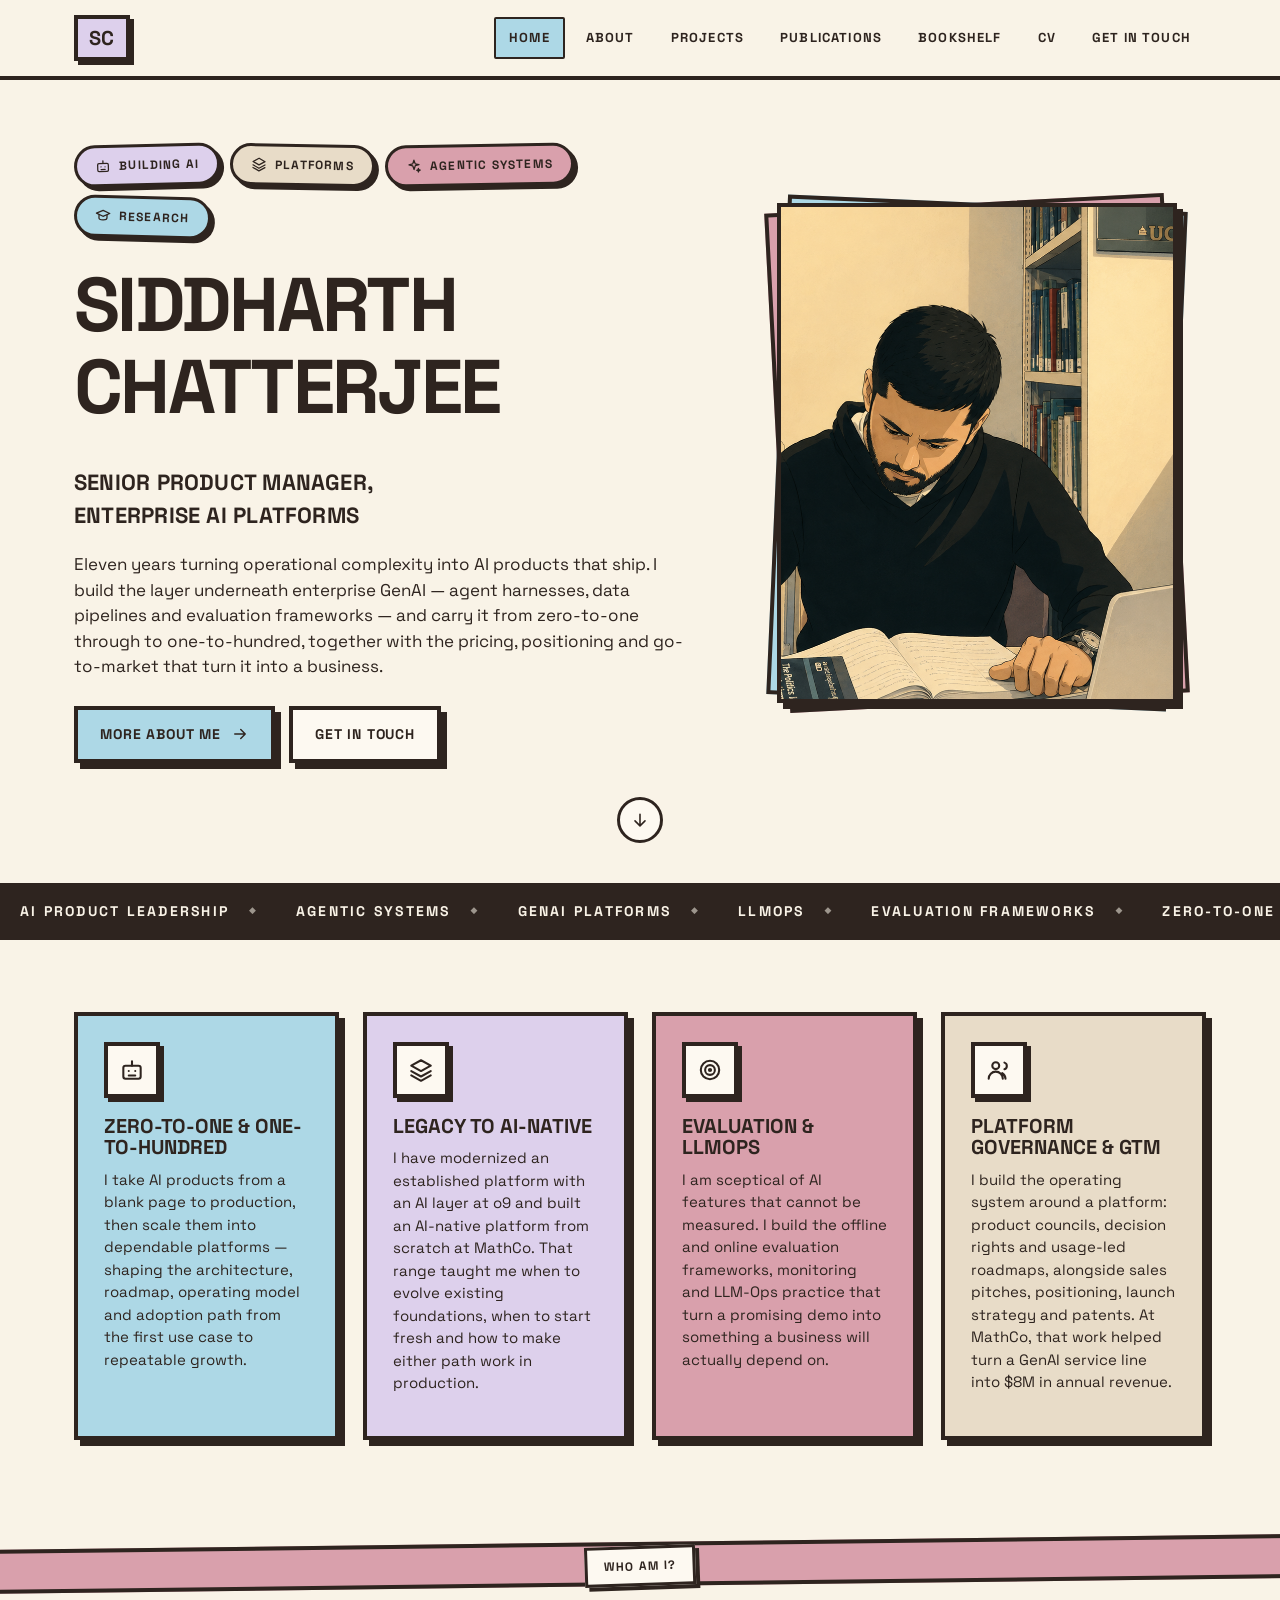
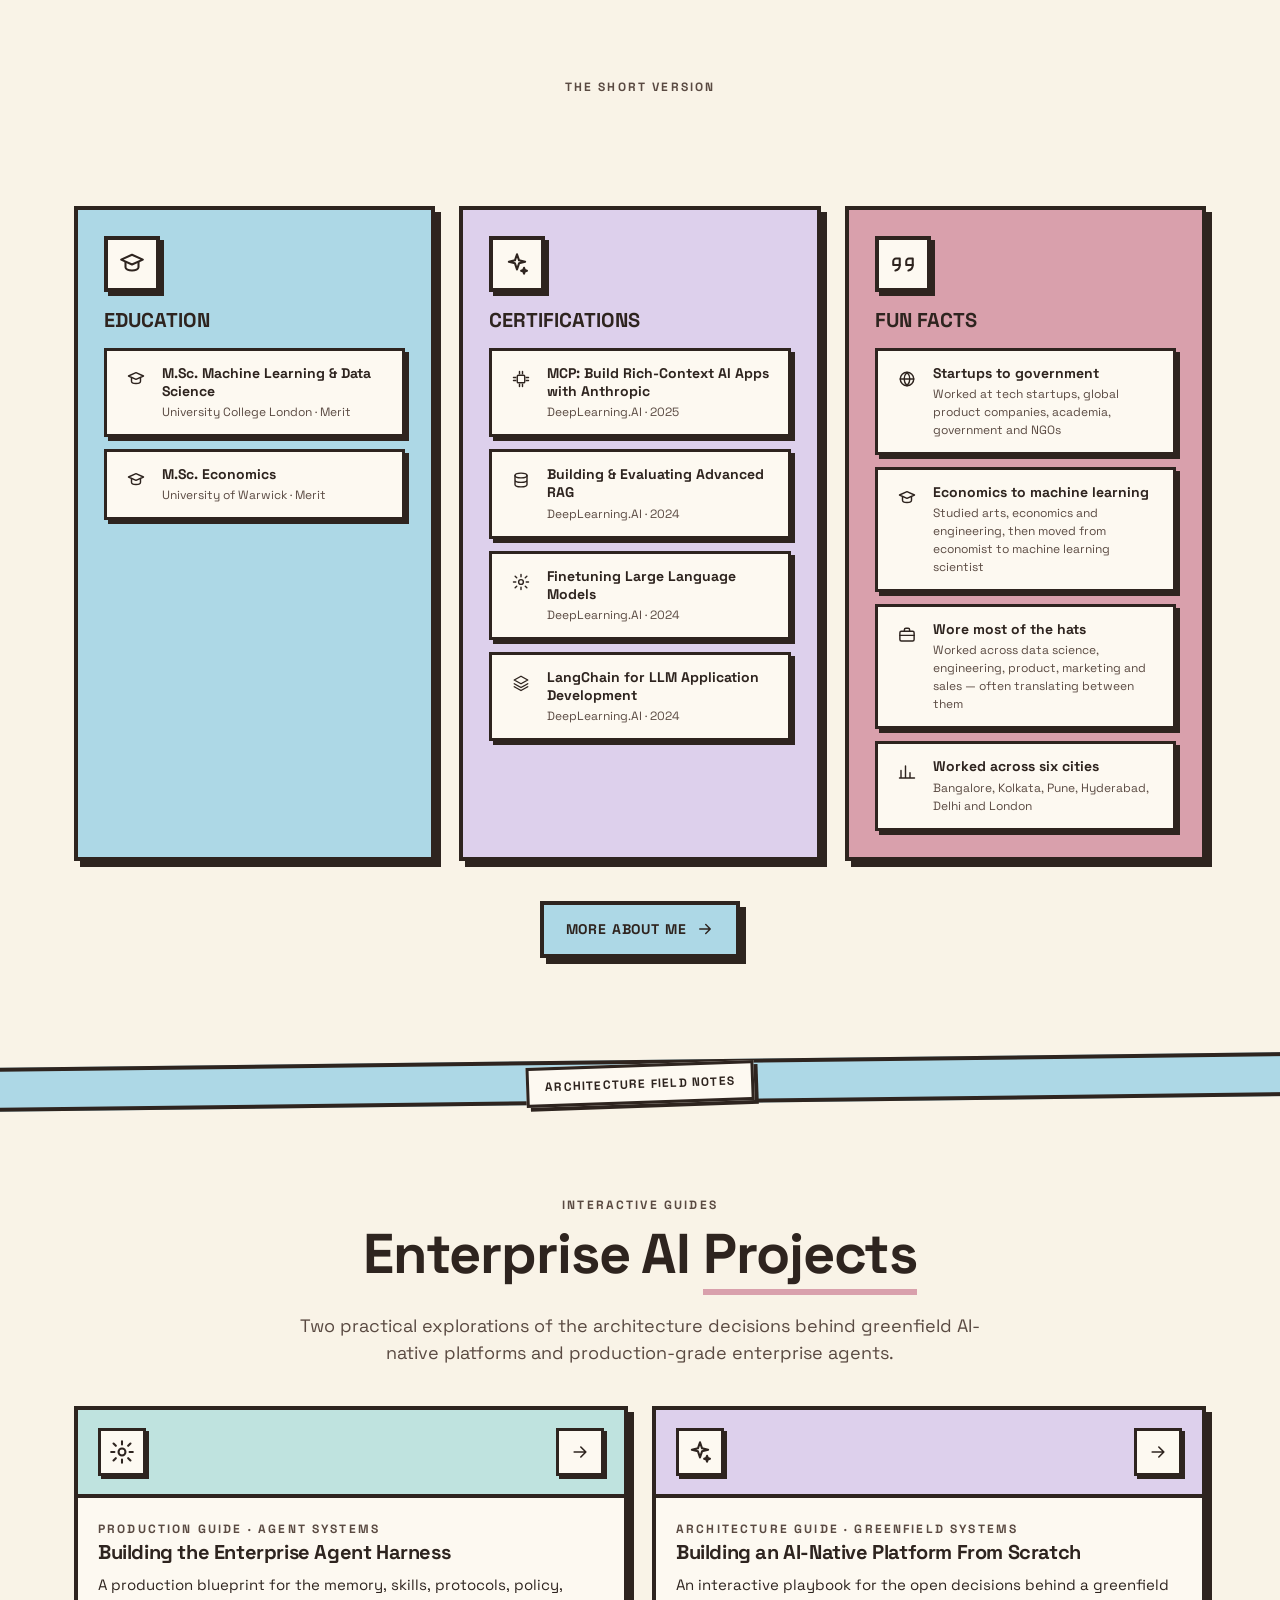
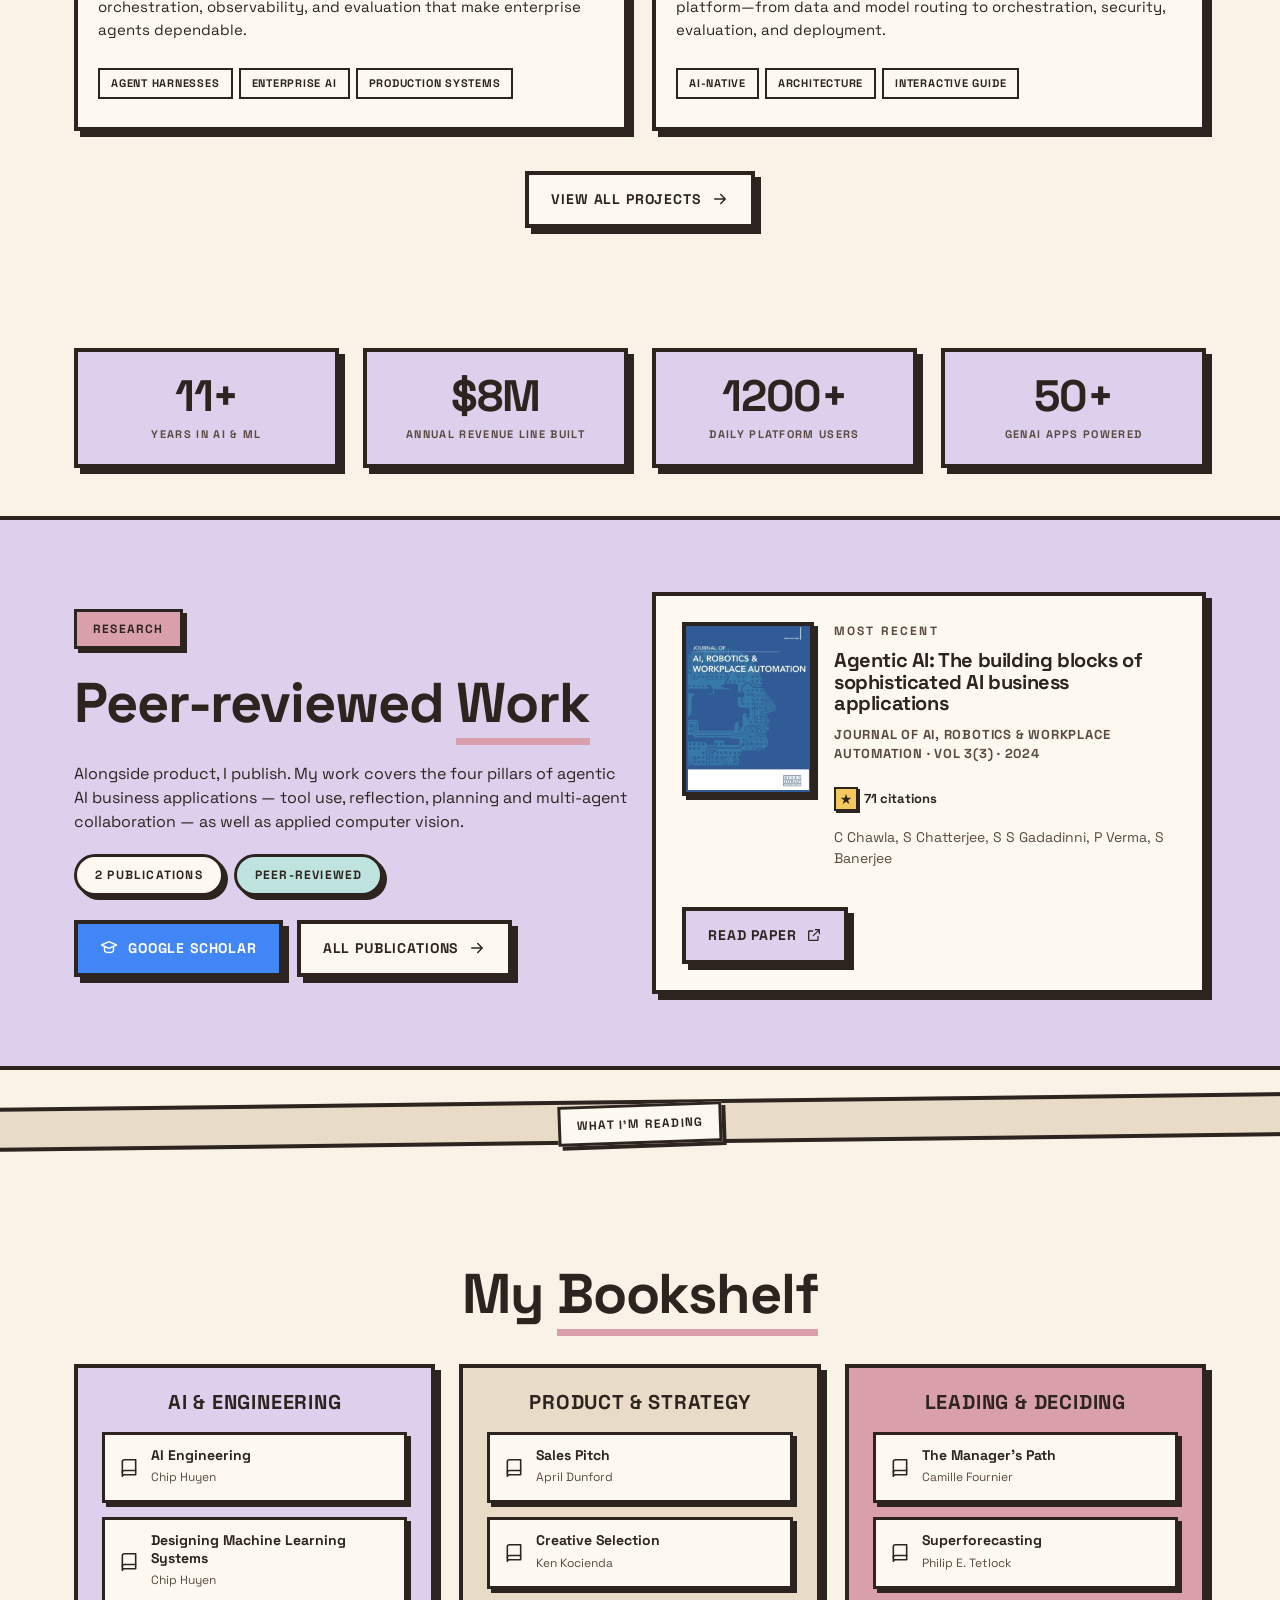
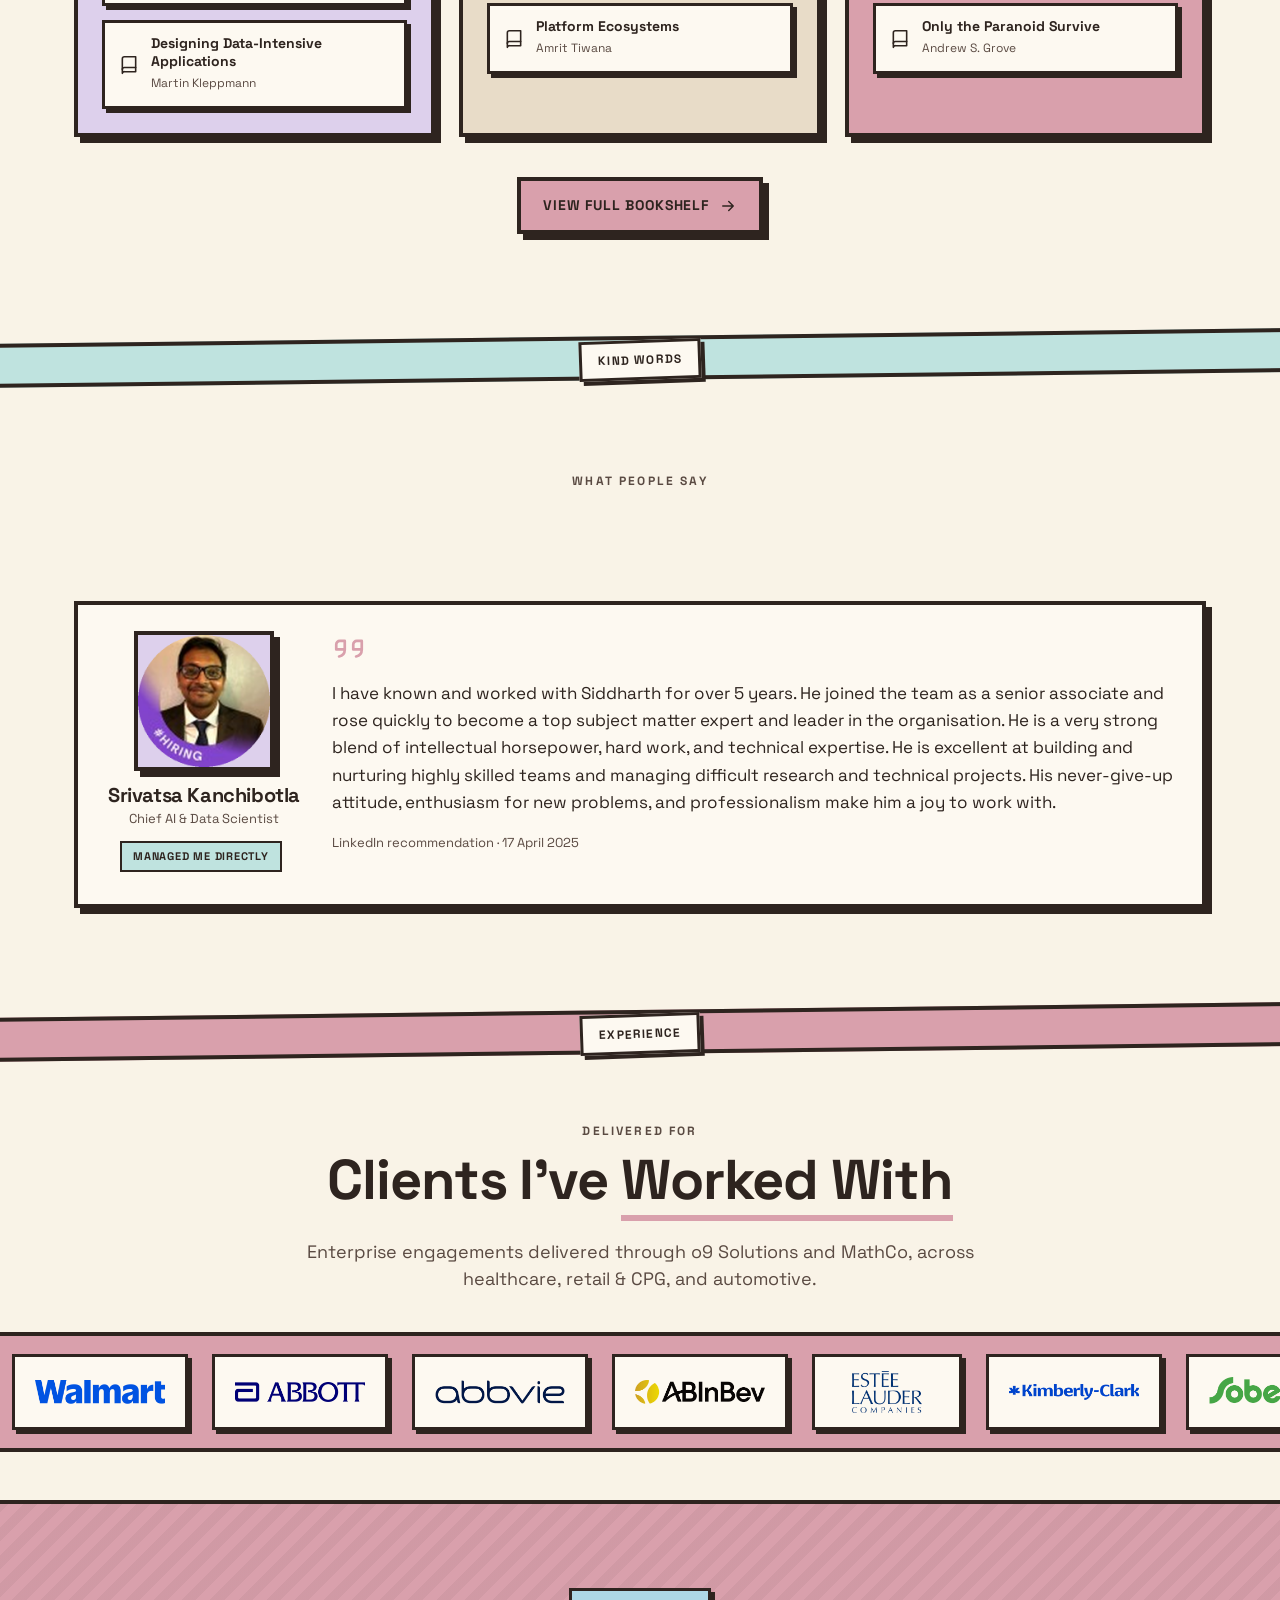
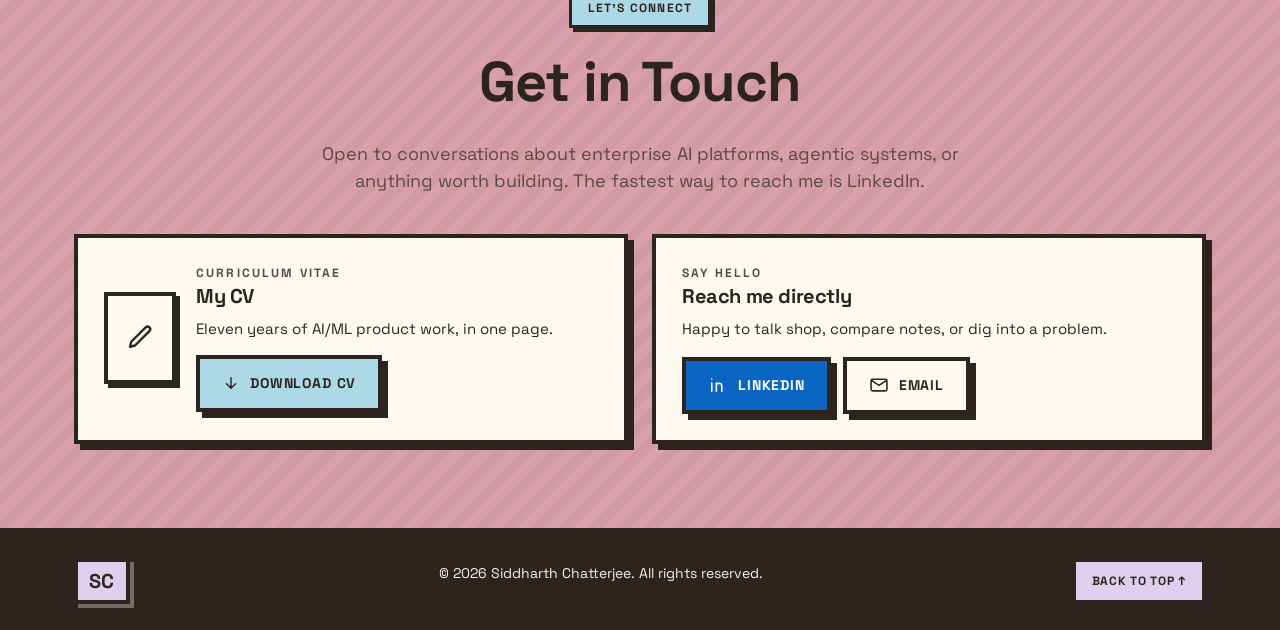
<file: index.html>
<!DOCTYPE html>
<html lang="en">
<head>
<meta charset="utf-8">
<meta name="viewport" content="width=device-width, initial-scale=1">
<title>Siddharth Chatterjee — Senior Product Manager, AI</title>
<meta name="description" content="Senior Product Manager with 11+ years leading AI/ML innovation across healthcare, supply chain, mining and retail. Zero-to-one and one-to-hundred platform delivery.">
<link rel="preconnect" href="https://fonts.googleapis.com">
<link rel="preconnect" href="https://fonts.gstatic.com" crossorigin>
<link href="https://fonts.googleapis.com/css2?family=Space+Grotesk:wght@400;500;700&display=swap" rel="stylesheet">
<link rel="stylesheet" href="assets/css/style.css?v=4">
</head>
<body id="top">
<div data-nav></div>

<main id="main">

  <!-- ============================================================ 1. HERO -->
  <section class="hero wrap">
    <div class="hero__grid">
      <div>
        <div class="hero__pills">
          <span class="pill reveal reveal--left"><i data-icon="bot" data-size="16"></i> Building AI</span>
          <span class="pill reveal reveal--left"><i data-icon="layers" data-size="16"></i> Platforms</span>
          <span class="pill reveal reveal--left"><i data-icon="spark" data-size="16"></i> Agentic Systems</span>
          <span class="pill reveal reveal--left"><i data-icon="cap" data-size="16"></i> Research</span>
        </div>
        <h1 class="h-display reveal">Siddharth<br>Chatterjee</h1>
        <p class="hero__role reveal">
          Senior Product Manager,<br>Enterprise AI Platforms
        </p>
        <p class="hero__summary reveal">
          Eleven years turning operational complexity into AI products that ship. I build the
          layer underneath enterprise GenAI — agent harnesses, data pipelines and evaluation
          frameworks — and carry it from zero-to-one through to one-to-hundred, together with
          the pricing, positioning and go-to-market that turn it into a business.
        </p>
        <div class="hero__cta">
          <a class="btn btn--blue reveal reveal--left" href="about.html">More About Me <i data-icon="arrowRight" data-size="18"></i></a>
          <a class="btn reveal reveal--right" href="#contact">Get in Touch</a>
        </div>
      </div>

      <div class="portrait reveal reveal--zoom">
        <div class="portrait__inner">
          <!-- Drop a photo at assets/img/portrait.jpg and it replaces this panel. -->
          <div class="portrait__fallback" data-portrait="assets/img/portrait.png">
            <b>SC</b>
            <span>Product · AI · Machine Learning</span>
          </div>
        </div>
      </div>
    </div>

    <div class="scroll-cue" aria-hidden="true"><i data-icon="arrowDown" data-size="20"></i></div>
  </section>

  <!-- ================================================ 2. EXPERTISE MARQUEE -->
  <div class="marquee" aria-hidden="true">
    <div class="marquee__track" data-loop>
      <span>AI Product Leadership</span><span>Agentic Systems</span><span>GenAI Platforms</span>
      <span>LLMOps</span><span>Evaluation Frameworks</span><span>Zero-to-One</span>
      <span>Platform Strategy</span><span>Go-To-Market</span><span>Machine Learning</span>
      <span>Enterprise AI</span><span>Team Building</span><span>Applied Research</span>
    </div>
  </div>

  <!-- ================================================== 3. WHAT I FOCUS ON -->
  <section class="section wrap">
    <div class="grid grid-4 focus-grid" id="focus-cards"></div>
  </section>

  <!-- ==================================================== 4. ABOUT PREVIEW -->
  <div class="divider divider--pink">
    <div class="divider__strip"></div>
    <span class="sticker">Who am I?</span>
  </div>

  <section class="section wrap">
    <div class="center mb-4">
      <p class="eyebrow reveal">The short version</p>
      <h2 class="h-1 reveal">My <span class="swash">Background</span></h2>
    </div>
    <div class="grid grid-3" id="about-preview"></div>
    <div class="cta-row mt-4">
      <a class="btn btn--blue reveal" href="about.html">More About Me <i data-icon="arrowRight" data-size="18"></i></a>
    </div>
  </section>

  <!-- ===================================================== 5. FEATURED WORK -->
  <div class="divider divider--blue">
    <div class="divider__strip"></div>
    <span class="sticker">Architecture field notes</span>
  </div>

  <section class="section wrap">
    <div class="center mb-4">
      <p class="eyebrow reveal">Interactive guides</p>
      <h2 class="h-1 reveal">Enterprise AI <span class="swash">Projects</span></h2>
      <p class="lead reveal" style="max-width:58ch;margin-inline:auto">
        Two practical explorations of the architecture decisions behind greenfield AI-native
        platforms and production-grade enterprise agents.
      </p>
    </div>
    <div class="grid grid-2" id="project-cards"></div>
    <div class="cta-row mt-4">
      <a class="btn reveal" href="projects.html">View All Projects <i data-icon="arrowRight" data-size="18"></i></a>
    </div>
  </section>

  <!-- ======================================================= 6. KEY METRICS -->
  <section class="section section--tight wrap">
    <div class="grid grid-4" id="metrics"></div>
  </section>

  <!-- ====================================================== 7. PUBLICATIONS -->
  <section class="section panel-lavender" style="border-block:var(--border)">
    <div class="wrap">
      <div class="grid grid-2" style="align-items:center">
        <div>
          <span class="sticker reveal reveal--zoom" style="background:var(--pink)">Research</span>
          <h2 class="h-1 mt-3 reveal">Peer-reviewed <span class="swash">Work</span></h2>
          <p class="reveal">
            Alongside product, I publish. My work covers the four pillars of agentic AI business
            applications — tool use, reflection, planning and multi-agent collaboration — as well
            as applied computer vision.
          </p>
          <div style="display:flex;gap:10px;flex-wrap:wrap;margin:20px 0 24px">
            <span class="pill">2 Publications</span>
            <span class="pill" style="background:var(--aqua)">Peer-reviewed</span>
          </div>
          <div style="display:flex;gap:14px;flex-wrap:wrap">
            <a class="btn btn--scholar reveal reveal--left" data-link="scholar" target="_blank" rel="noopener" href="#">
              <i data-icon="cap" data-size="18"></i> Google Scholar
            </a>
            <a class="btn reveal reveal--right" href="publications.html">All Publications <i data-icon="arrowRight" data-size="18"></i></a>
          </div>
        </div>

        <div class="card reveal reveal--right">
          <div style="display:flex;gap:20px;align-items:flex-start;flex-wrap:wrap">
            <img src="assets/img/publication-agentic-ai.png" loading="lazy"
                 alt="Cover of the Journal of AI, Robotics &amp; Workplace Automation"
                 style="flex:none;width:132px;border:var(--border);box-shadow:var(--shadow-sm)">
            <div style="flex:1;min-width:210px">
              <p class="eyebrow mt-0">Most recent</p>
              <h3 class="h-3">Agentic AI: The building blocks of sophisticated AI business applications</h3>
              <p class="pub__venue">Journal of AI, Robotics &amp; Workplace Automation · Vol 3(3) · 2024</p>
              <a id="agentic-ai-citations" class="pub__citations"
                 data-citations="71"
                 href="https://scholar.google.co.uk/scholar?oi=bibs&amp;hl=en&amp;cites=8375951292462170289"
                 target="_blank" rel="noopener" aria-label="71 citations on Google Scholar">
                <span class="pub__citations-star" aria-hidden="true">&#9733;</span>
                <span class="pub__citations-count">71 citations</span>
              </a>
              <p class="muted mt-2" style="font-size:14px">
                C Chawla, S Chatterjee, S S Gadadinni, P Verma, S Banerjee
              </p>
            </div>
          </div>
          <a class="btn btn--lavender mt-3" href="https://www.ingentaconnect.com/content/hsp/airwa/2024/00000003/00000003/art00001" target="_blank" rel="noopener">
            Read Paper <i data-icon="external" data-size="16"></i>
          </a>
        </div>
      </div>
    </div>
  </section>

  <!-- ======================================================== 8. BOOKSHELF -->
  <div class="divider divider--sand">
    <div class="divider__strip"></div>
    <span class="sticker">What I'm reading</span>
  </div>

  <section class="section wrap">
    <div class="center mb-4">
      <p class="eyebrow reveal">Sharpening the tools</p>
      <h2 class="h-1 reveal">My <span class="swash">Bookshelf</span></h2>
    </div>
    <div class="grid grid-3" id="shelf-preview"></div>
    <div class="cta-row mt-4">
      <a class="btn btn--pink reveal" href="bookshelf.html">View Full Bookshelf <i data-icon="arrowRight" data-size="18"></i></a>
    </div>
  </section>

  <!-- ================================================== 9. RECOMMENDATION -->
  <div class="divider divider--aqua">
    <div class="divider__strip"></div>
    <span class="sticker">Kind words</span>
  </div>

  <section class="section wrap">
    <div class="center mb-4">
      <p class="eyebrow reveal">What people say</p>
      <h2 class="h-1 reveal">A <span class="swash">Recommendation</span></h2>
    </div>

    <div class="card panel-canvas reveal">
      <div class="rec">
        <div class="rec__person">
          <div class="rec__photo">
            <img src="assets/img/srivatsa.png" alt="Srivatsa Kanchibotla" loading="lazy">
          </div>
          <h3 class="h-3" style="margin-bottom:2px">Srivatsa Kanchibotla</h3>
          <p class="muted mt-0" style="font-size:13px">Chief AI &amp; Data Scientist</p>
          <span class="tag" style="background:var(--aqua)">Managed me directly</span>
        </div>

        <div>
          <div class="rec__mark" style="margin-bottom:8px"><i data-icon="quote" data-size="34"></i></div>
          <p class="rec__quote">
            I have known and worked with Siddharth for over 5 years. He joined the team as a senior
            associate and rose quickly to become a top subject matter expert and leader in the
            organisation. He is a very strong blend of intellectual horsepower, hard work, and
            technical expertise. He is excellent at building and nurturing highly skilled teams and
            managing difficult research and technical projects. His never-give-up attitude,
            enthusiasm for new problems, and professionalism make him a joy to work with.
          </p>
          <p class="muted mt-2" style="font-size:13px;margin-bottom:0">
            LinkedIn recommendation · 17 April 2025
          </p>
        </div>
      </div>
    </div>
  </section>

  <!-- ========================================================== 10. CLIENTS -->
  <div class="divider divider--pink">
    <div class="divider__strip"></div>
    <span class="sticker">Experience</span>
  </div>

  <section class="section section--tight">
    <div class="center mb-4 wrap">
      <p class="eyebrow reveal">Delivered for</p>
      <h2 class="h-1 reveal">Clients I've <span class="swash">Worked With</span></h2>
      <p class="lead reveal" style="max-width:56ch;margin-inline:auto">
        Enterprise engagements delivered through o9 Solutions and MathCo, across healthcare,
        retail &amp; CPG, and automotive.
      </p>
    </div>

    <div class="brand-band brand-band--pink brand-band--rev">
      <div class="brand-band__track" id="clients-a" data-loop></div>
    </div>
  </section>

</main>

<div data-contact></div>
<div data-footer></div>

<script src="assets/js/data.js"></script>
<script src="assets/js/site.js"></script>
<script src="assets/js/home.js?v=3"></script>
</body>
</html>
</file>
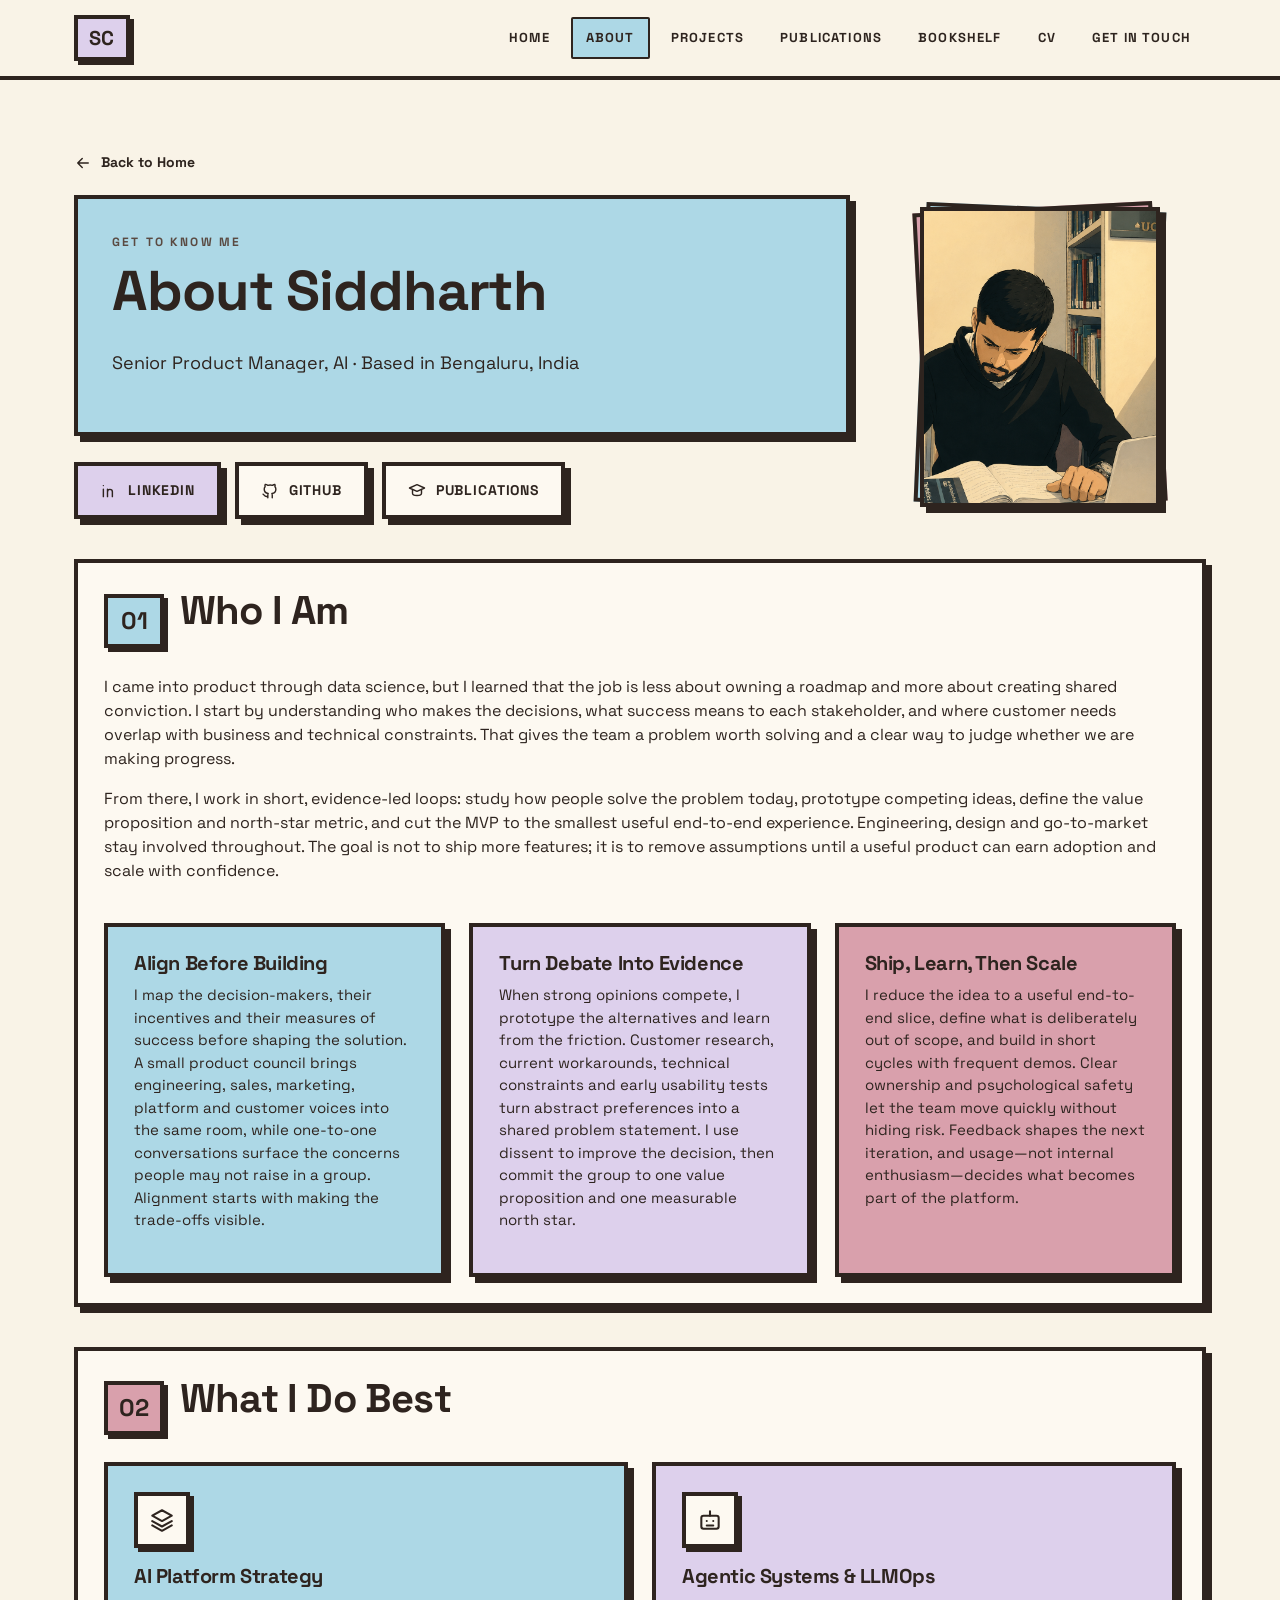
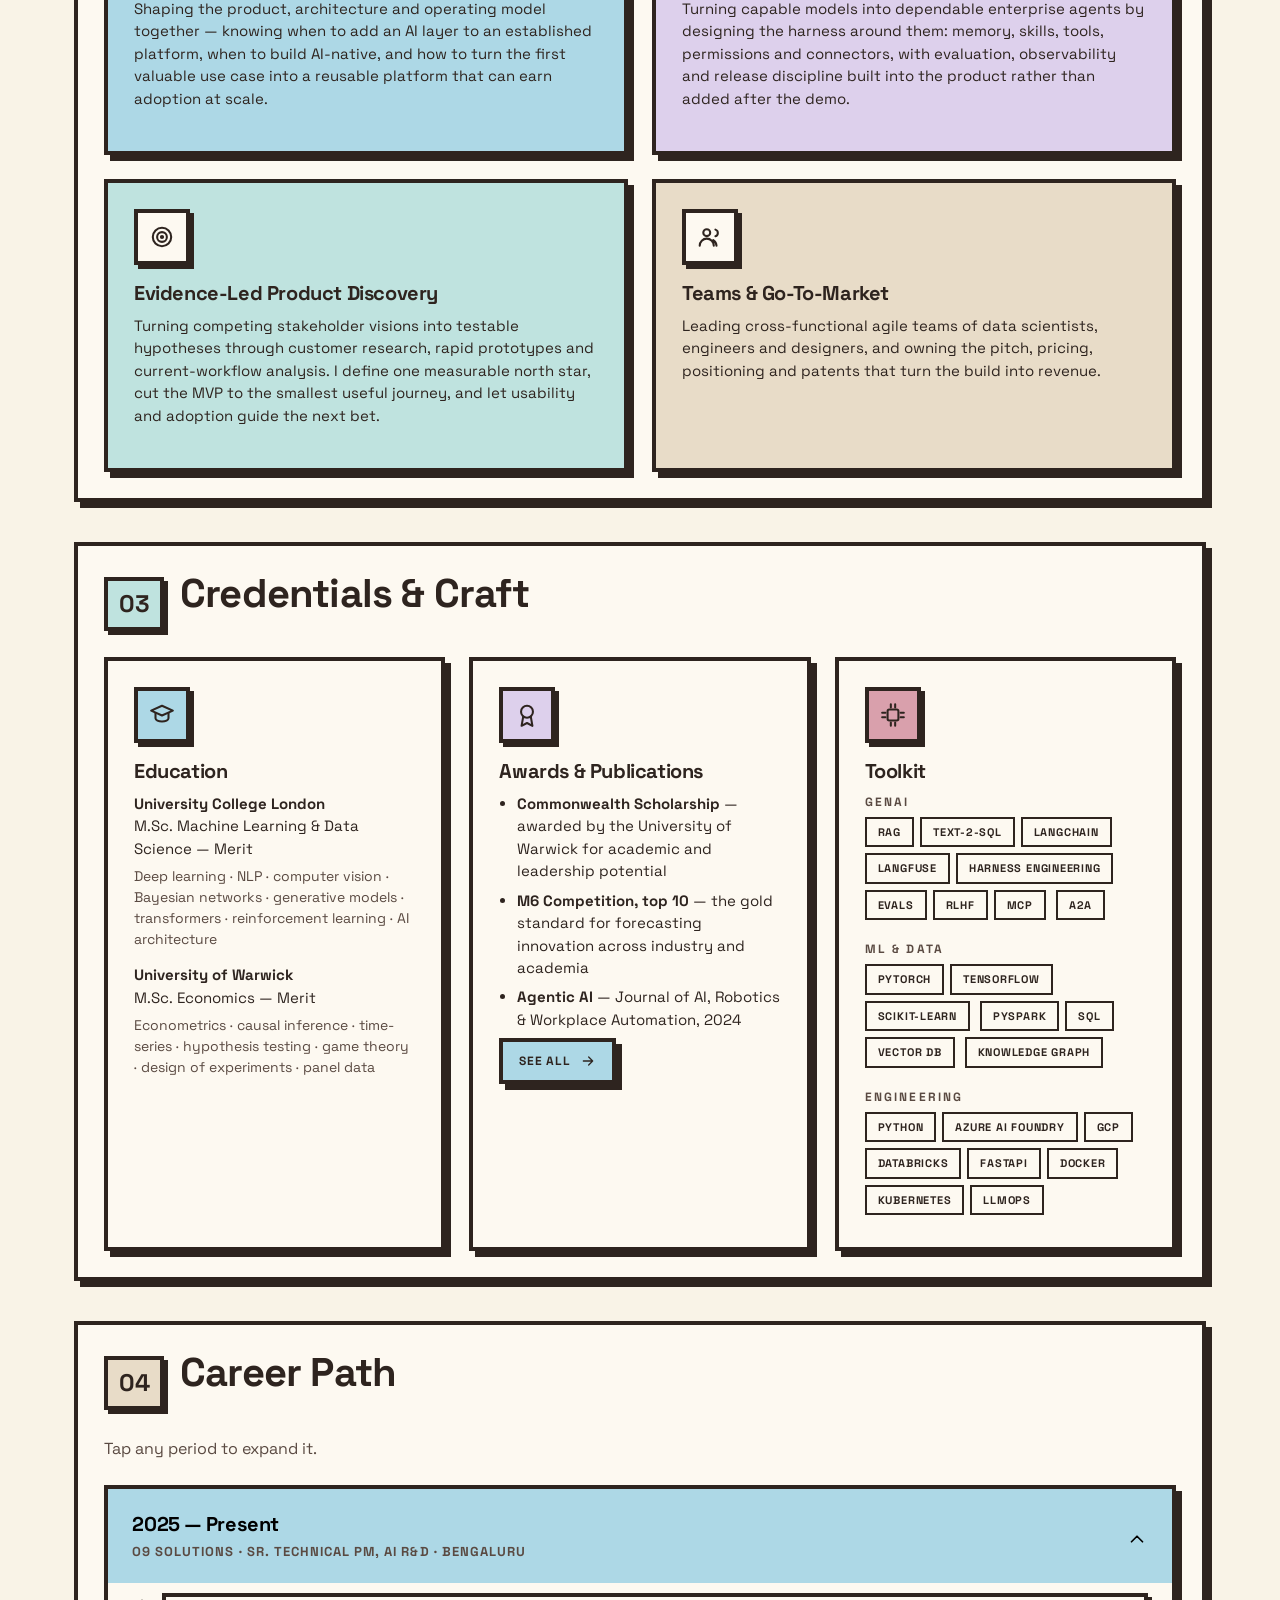
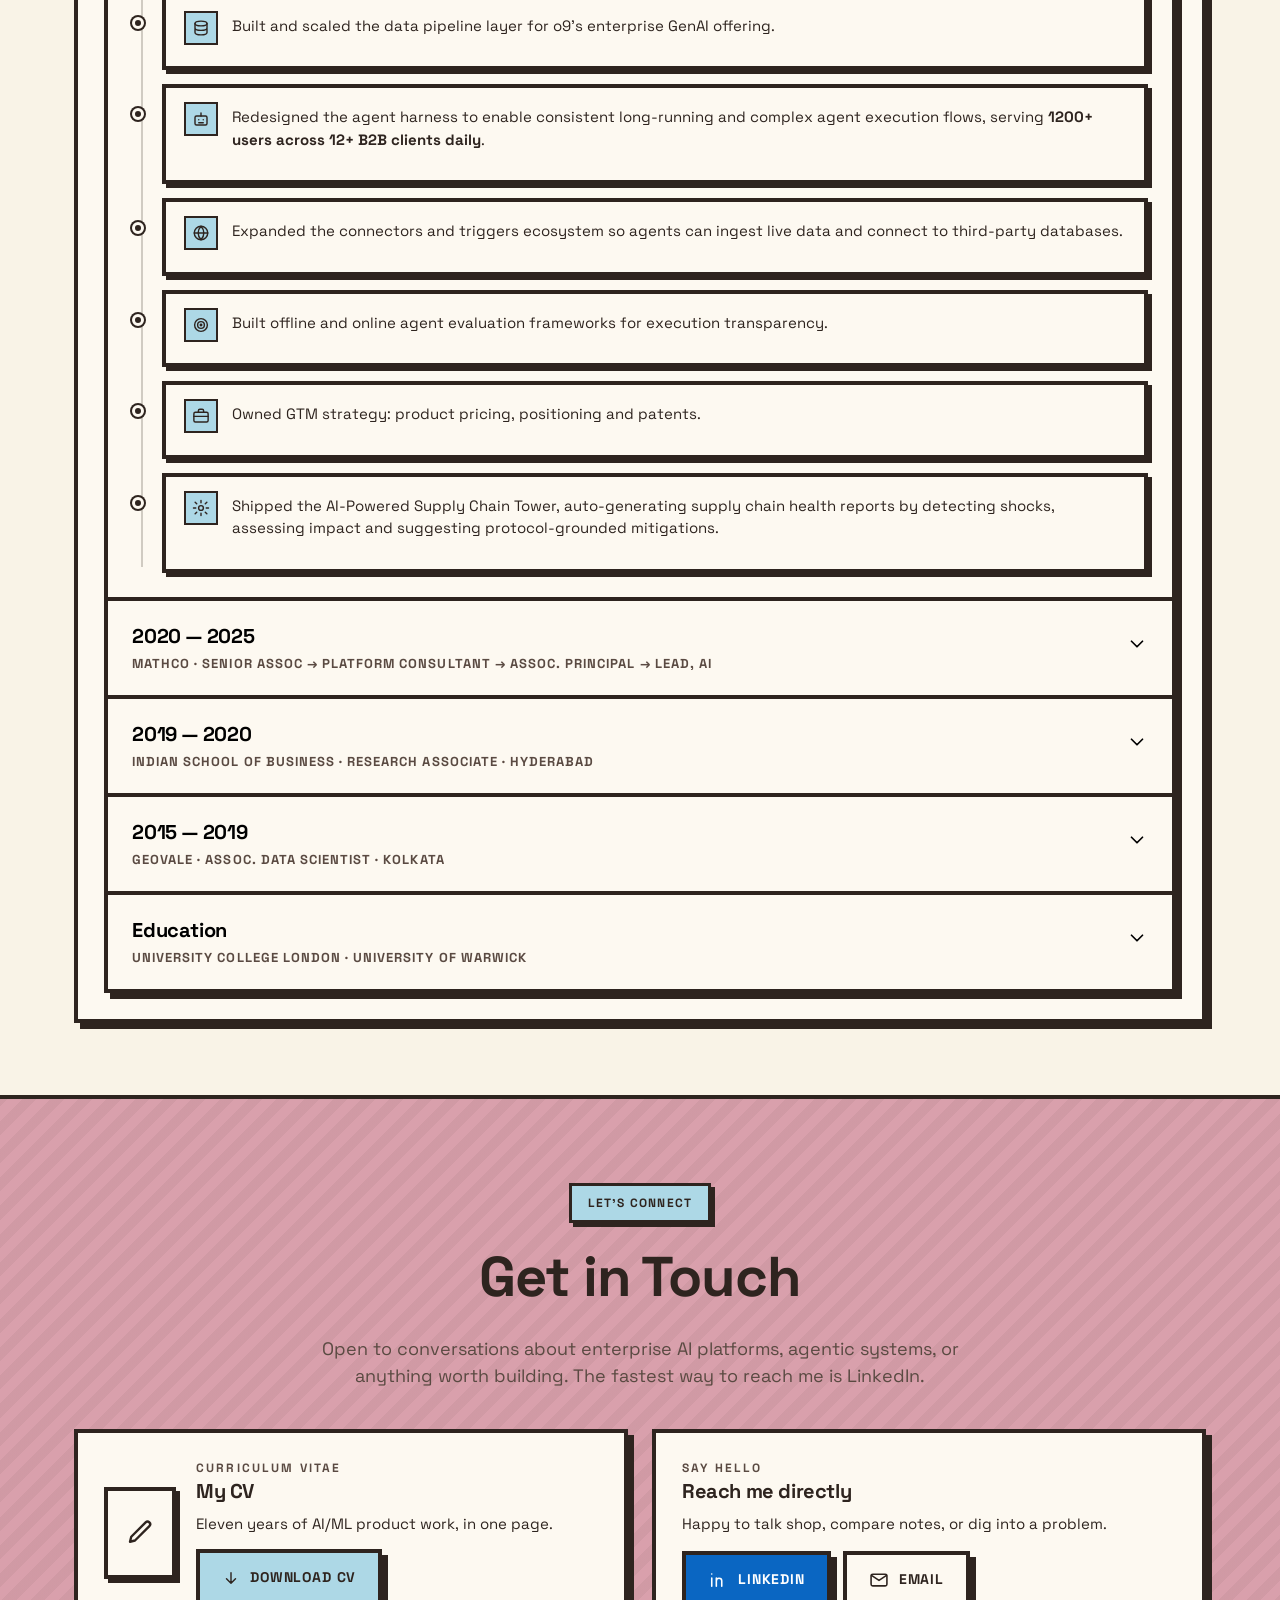
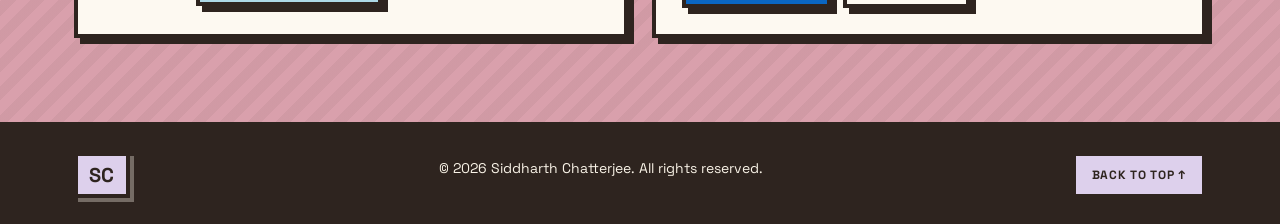
<file: about.html>
<!DOCTYPE html>
<html lang="en">
<head>
<meta charset="utf-8">
<meta name="viewport" content="width=device-width, initial-scale=1">
<title>About — Siddharth Chatterjee</title>
<meta name="description" content="How Siddharth Chatterjee works as a product manager: align stakeholders, test competing ideas, and build AI products through evidence-led learning loops.">
<link rel="preconnect" href="https://fonts.googleapis.com">
<link rel="preconnect" href="https://fonts.gstatic.com" crossorigin>
<link href="https://fonts.googleapis.com/css2?family=Space+Grotesk:wght@400;500;700&display=swap" rel="stylesheet">
<link rel="stylesheet" href="assets/css/style.css">
</head>
<body id="top">
<div data-nav></div>

<main id="main" class="wrap section">

  <a class="back-link" href="index.html"><i data-icon="arrowLeft" data-size="18"></i> Back to Home</a>

  <!-- ================================================== PAGE BANNER + PHOTO -->
  <div class="grid about-hero">
    <div>
      <div class="page-banner reveal">
        <p class="eyebrow">Get to know me</p>
        <h1 class="h-1">About Siddharth</h1>
        <p class="lead mt-0" style="color:var(--ink)">
          Senior Product Manager, AI · Based in Bengaluru, India
        </p>
      </div>

      <div style="display:flex;gap:14px;flex-wrap:wrap;margin-top:26px">
        <a class="btn btn--lavender reveal reveal--left" data-link="linkedin" target="_blank" rel="noopener">
          <i data-icon="linkedin" data-size="18"></i> LinkedIn
        </a>
        <a class="btn reveal reveal--left" data-link="github" target="_blank" rel="noopener">
          <i data-icon="github" data-size="18"></i> GitHub
        </a>
        <a class="btn reveal reveal--right" href="publications.html">
          <i data-icon="cap" data-size="18"></i> Publications
        </a>
      </div>
    </div>

    <div class="portrait portrait--sm reveal reveal--zoom">
      <div class="portrait__inner">
        <div class="portrait__fallback" data-portrait="assets/img/portrait.png">
          <b>SC</b>
          <span>Product · AI · Machine Learning</span>
        </div>
      </div>
    </div>
  </div>

  <!-- ============================================================ 01 WHO I AM -->
  <section class="card mt-4 reveal">
    <div class="numbered">
      <span class="numbered__n">01</span>
      <h2 class="h-2 mt-0">Who I Am</h2>
    </div>

    <p>
      I came into product through data science, but I learned that the job is less about owning a
      roadmap and more about creating shared conviction. I start by understanding who makes the
      decisions, what success means to each stakeholder, and where customer needs overlap with
      business and technical constraints. That gives the team a problem worth solving and a clear
      way to judge whether we are making progress.
    </p>
    <p>
      From there, I work in short, evidence-led loops: study how people solve the problem today,
      prototype competing ideas, define the value proposition and north-star metric, and cut the
      MVP to the smallest useful end-to-end experience. Engineering, design and go-to-market stay
      involved throughout. The goal is not to ship more features; it is to remove assumptions until
      a useful product can earn adoption and scale with confidence.
    </p>

    <div class="grid grid-3 mt-4">
      <div class="card panel-blue reveal reveal--left">
        <h3 class="h-3">Align Before Building</h3>
        <p class="mt-0" style="font-size:15px">
          I map the decision-makers, their incentives and their measures of success before shaping
          the solution. A small product council brings engineering, sales, marketing, platform and
          customer voices into the same room, while one-to-one conversations surface the concerns
          people may not raise in a group. Alignment starts with making the trade-offs visible.
        </p>
      </div>
      <div class="card panel-lavender reveal">
        <h3 class="h-3">Turn Debate Into Evidence</h3>
        <p class="mt-0" style="font-size:15px">
          When strong opinions compete, I prototype the alternatives and learn from the friction.
          Customer research, current workarounds, technical constraints and early usability tests
          turn abstract preferences into a shared problem statement. I use dissent to improve the
          decision, then commit the group to one value proposition and one measurable north star.
        </p>
      </div>
      <div class="card panel-pink reveal reveal--right">
        <h3 class="h-3">Ship, Learn, Then Scale</h3>
        <p class="mt-0" style="font-size:15px">
          I reduce the idea to a useful end-to-end slice, define what is deliberately out of scope,
          and build in short cycles with frequent demos. Clear ownership and psychological safety
          let the team move quickly without hiding risk. Feedback shapes the next iteration, and
          usage—not internal enthusiasm—decides what becomes part of the platform.
        </p>
      </div>
    </div>
  </section>

  <!-- ====================================================== 02 WHAT I DO BEST -->
  <section class="card mt-4 reveal">
    <div class="numbered">
      <span class="numbered__n" style="background:var(--pink)">02</span>
      <h2 class="h-2 mt-0">What I Do Best</h2>
    </div>

    <div class="grid grid-2">
      <div class="card panel-blue reveal reveal--left">
        <div class="icon-tile"><i data-icon="layers"></i></div>
        <h3 class="h-3">AI Platform Strategy</h3>
        <p class="mt-0" style="font-size:15px">
          Shaping the product, architecture and operating model together — knowing when to add an
          AI layer to an established platform, when to build AI-native, and how to turn the first
          valuable use case into a reusable platform that can earn adoption at scale.
        </p>
      </div>
      <div class="card panel-lavender reveal reveal--right">
        <div class="icon-tile"><i data-icon="bot"></i></div>
        <h3 class="h-3">Agentic Systems &amp; LLMOps</h3>
        <p class="mt-0" style="font-size:15px">
          Turning capable models into dependable enterprise agents by designing the harness around
          them: memory, skills, tools, permissions and connectors, with evaluation, observability
          and release discipline built into the product rather than added after the demo.
        </p>
      </div>
      <div class="card panel-aqua reveal reveal--left">
        <div class="icon-tile"><i data-icon="target"></i></div>
        <h3 class="h-3">Evidence-Led Product Discovery</h3>
        <p class="mt-0" style="font-size:15px">
          Turning competing stakeholder visions into testable hypotheses through customer research,
          rapid prototypes and current-workflow analysis. I define one measurable north star, cut
          the MVP to the smallest useful journey, and let usability and adoption guide the next bet.
        </p>
      </div>
      <div class="card panel-sand reveal reveal--right">
        <div class="icon-tile"><i data-icon="users"></i></div>
        <h3 class="h-3">Teams &amp; Go-To-Market</h3>
        <p class="mt-0" style="font-size:15px">
          Leading cross-functional agile teams of data scientists, engineers and designers, and
          owning the pitch, pricing, positioning and patents that turn the build into revenue.
        </p>
      </div>
    </div>
  </section>

  <!-- ================================================= 03 CREDENTIALS & CRAFT -->
  <section class="card mt-4 reveal">
    <div class="numbered">
      <span class="numbered__n" style="background:var(--aqua)">03</span>
      <h2 class="h-2 mt-0">Credentials &amp; Craft</h2>
    </div>

    <div class="grid grid-3">
      <div class="card panel-canvas reveal reveal--left">
        <div class="icon-tile panel-blue"><i data-icon="cap"></i></div>
        <h3 class="h-3">Education</h3>
        <p style="font-size:15px;margin-bottom:6px"><b>University College London</b><br>
          M.Sc. Machine Learning &amp; Data Science — Merit</p>
        <p class="muted" style="font-size:14px">Deep learning · NLP · computer vision · Bayesian
          networks · generative models · transformers · reinforcement learning · AI architecture</p>
        <p style="font-size:15px;margin-bottom:6px"><b>University of Warwick</b><br>
          M.Sc. Economics — Merit</p>
        <p class="muted mt-0" style="font-size:14px">Econometrics · causal inference · time-series ·
          hypothesis testing · game theory · design of experiments · panel data</p>
      </div>

      <div class="card panel-canvas reveal">
        <div class="icon-tile panel-lavender"><i data-icon="award"></i></div>
        <h3 class="h-3">Awards &amp; Publications</h3>
        <ul style="font-size:15px">
          <li><b>Commonwealth Scholarship</b> — awarded by the University of Warwick for academic
            and leadership potential</li>
          <li><b>M6 Competition, top 10</b> — the gold standard for forecasting innovation across
            industry and academia</li>
          <li><b>Agentic AI</b> — Journal of AI, Robotics &amp; Workplace Automation, 2024</li>
        </ul>
        <a class="btn btn--blue" href="publications.html" style="font-size:12px;padding:10px 16px">
          See all <i data-icon="arrowRight" data-size="16"></i>
        </a>
      </div>

      <div class="card panel-canvas reveal reveal--right">
        <div class="icon-tile panel-pink"><i data-icon="cpu"></i></div>
        <h3 class="h-3">Toolkit</h3>
        <p class="eyebrow mt-0" style="margin-bottom:6px">GenAI</p>
        <div>
          <span class="tag">RAG</span><span class="tag">Text-2-SQL</span><span class="tag">LangChain</span>
          <span class="tag">Langfuse</span><span class="tag">Harness engineering</span>
          <span class="tag">Evals</span><span class="tag">RLHF</span><span class="tag">MCP</span>
          <span class="tag">A2A</span>
        </div>
        <p class="eyebrow" style="margin:14px 0 6px">ML &amp; data</p>
        <div>
          <span class="tag">PyTorch</span><span class="tag">TensorFlow</span><span class="tag">scikit-learn</span>
          <span class="tag">PySpark</span><span class="tag">SQL</span><span class="tag">Vector DB</span>
          <span class="tag">Knowledge graph</span>
        </div>
        <p class="eyebrow" style="margin:14px 0 6px">Engineering</p>
        <div>
          <span class="tag">Python</span><span class="tag">Azure AI Foundry</span><span class="tag">GCP</span>
          <span class="tag">Databricks</span><span class="tag">FastAPI</span><span class="tag">Docker</span>
          <span class="tag">Kubernetes</span><span class="tag">LLMOps</span>
        </div>
      </div>
    </div>
  </section>

  <!-- ======================================================= 04 CAREER PATH -->
  <section class="card mt-4 reveal">
    <div class="numbered">
      <span class="numbered__n" style="background:var(--sand)">04</span>
      <h2 class="h-2 mt-0">Career Path</h2>
    </div>
    <p class="muted">Tap any period to expand it.</p>

    <div class="timeline mt-3">

      <div class="tl-item">
        <button class="tl-head" type="button" aria-expanded="true">
          <span>
            <span class="tl-head__year">2025 — Present</span><br>
            <span class="tl-head__role">o9 Solutions · Sr. Technical PM, AI R&amp;D · Bengaluru</span>
          </span>
          <span class="tl-head__chev"><i data-icon="chevron" data-size="22"></i></span>
        </button>
        <div class="tl-body is-open">
          <div class="tl-events">
            <div class="tl-event">
              <div class="tl-event__box">
                <div class="tl-event__icon"><i data-icon="database" data-size="16"></i></div>
                <p class="tl-event__text">Built and scaled the data pipeline layer for o9's enterprise GenAI offering.</p>
              </div>
            </div>
            <div class="tl-event">
              <div class="tl-event__box">
                <div class="tl-event__icon"><i data-icon="bot" data-size="16"></i></div>
                <p class="tl-event__text">Redesigned the agent harness to enable consistent long-running and complex
                  agent execution flows, serving <b>1200+ users across 12+ B2B clients daily</b>.</p>
              </div>
            </div>
            <div class="tl-event">
              <div class="tl-event__box">
                <div class="tl-event__icon"><i data-icon="globe" data-size="16"></i></div>
                <p class="tl-event__text">Expanded the connectors and triggers ecosystem so agents can ingest live
                  data and connect to third-party databases.</p>
              </div>
            </div>
            <div class="tl-event">
              <div class="tl-event__box">
                <div class="tl-event__icon"><i data-icon="target" data-size="16"></i></div>
                <p class="tl-event__text">Built offline and online agent evaluation frameworks for execution transparency.</p>
              </div>
            </div>
            <div class="tl-event">
              <div class="tl-event__box">
                <div class="tl-event__icon"><i data-icon="briefcase" data-size="16"></i></div>
                <p class="tl-event__text">Owned GTM strategy: product pricing, positioning and patents.</p>
              </div>
            </div>
            <div class="tl-event">
              <div class="tl-event__box">
                <div class="tl-event__icon"><i data-icon="gear" data-size="16"></i></div>
                <p class="tl-event__text">Shipped the AI-Powered Supply Chain Tower, auto-generating supply chain
                  health reports by detecting shocks, assessing impact and suggesting protocol-grounded
                  mitigations.</p>
              </div>
            </div>
          </div>
        </div>
      </div>

      <div class="tl-item">
        <button class="tl-head" type="button" aria-expanded="false">
          <span>
            <span class="tl-head__year">2020 — 2025</span><br>
            <span class="tl-head__role">MathCo · Senior Assoc → Platform Consultant → Assoc. Principal → Lead, AI</span>
          </span>
          <span class="tl-head__chev"><i data-icon="chevron" data-size="22"></i></span>
        </button>
        <div class="tl-body">
          <div class="tl-events">
            <div class="tl-event">
              <div class="tl-event__box">
                <div class="tl-event__icon"><i data-icon="layers" data-size="16"></i></div>
                <p class="tl-event__text">Developed <b>AskNucliOS</b>, a no-code platform to accelerate and
                  streamline the GenAI project lifecycle — <b>cutting development time by 95%</b> and powering
                  50+ apps across healthcare, marketing, retail and CPG.</p>
              </div>
            </div>
            <div class="tl-event">
              <div class="tl-event__box">
                <div class="tl-event__icon"><i data-icon="users" data-size="16"></i></div>
                <p class="tl-event__text">Led an agile <b>16-member team</b> of data scientists, engineers and
                  designers across 8 GenAI projects.</p>
              </div>
            </div>
            <div class="tl-event">
              <div class="tl-event__box">
                <div class="tl-event__icon"><i data-icon="briefcase" data-size="16"></i></div>
                <p class="tl-event__text">Established the Gen-AI service line, <b>now generating $8M annual
                  revenue</b>.</p>
              </div>
            </div>
            <div class="tl-event">
              <div class="tl-event__box">
                <div class="tl-event__icon"><i data-icon="bot" data-size="16"></i></div>
                <p class="tl-event__text">Built the AI-for-BI agent and AI Storyboard: onboard data, generate
                  screens, edit dashboards, get insights and produce full decks via chat.</p>
              </div>
            </div>
            <div class="tl-event">
              <div class="tl-event__box">
                <div class="tl-event__icon"><i data-icon="chart" data-size="16"></i></div>
                <p class="tl-event__text">Built <b>CATS</b>, a time-series forecasting engine predicting 30,000
                  SKUs in under an hour for $20 of cloud cost, deployed across retail, CPG and automotive.</p>
              </div>
            </div>
            <div class="tl-event">
              <div class="tl-event__box">
                <div class="tl-event__icon"><i data-icon="compass" data-size="16"></i></div>
                <p class="tl-event__text">Built solution architecture for demand forecasting and A/B testing
                  platforms adopted across <b>6 CPG and retail engagements</b>.</p>
              </div>
            </div>
            <div class="tl-event">
              <div class="tl-event__box">
                <div class="tl-event__icon"><i data-icon="spark" data-size="16"></i></div>
                <p class="tl-event__text">Drove stakeholder alignment for AI strategy across C-suite, sales,
                  marketing, platform and customer service; created the product sales pitch and drove adoption.</p>
              </div>
            </div>
            <div class="tl-event">
              <div class="tl-event__box">
                <div class="tl-event__icon"><i data-icon="gear" data-size="16"></i></div>
                <p class="tl-event__text">Established the organisation's LLM-Ops best practices; ran usability
                  tests, product benchmark studies and user research.</p>
              </div>
            </div>
          </div>
        </div>
      </div>

      <div class="tl-item">
        <button class="tl-head" type="button" aria-expanded="false">
          <span>
            <span class="tl-head__year">2019 — 2020</span><br>
            <span class="tl-head__role">Indian School of Business · Research Associate · Hyderabad</span>
          </span>
          <span class="tl-head__chev"><i data-icon="chevron" data-size="22"></i></span>
        </button>
        <div class="tl-body">
          <div class="tl-events">
            <div class="tl-event">
              <div class="tl-event__box">
                <div class="tl-event__icon"><i data-icon="cap" data-size="16"></i></div>
                <p class="tl-event__text">Conducted machine learning research and taught computer vision, deep
                  learning and data mining to <b>over 200 students</b>.</p>
              </div>
            </div>
          </div>
        </div>
      </div>

      <div class="tl-item">
        <button class="tl-head" type="button" aria-expanded="false">
          <span>
            <span class="tl-head__year">2015 — 2019</span><br>
            <span class="tl-head__role">Geovale · Assoc. Data Scientist · Kolkata</span>
          </span>
          <span class="tl-head__chev"><i data-icon="chevron" data-size="22"></i></span>
        </button>
        <div class="tl-body">
          <div class="tl-events">
            <div class="tl-event">
              <div class="tl-event__box">
                <div class="tl-event__icon"><i data-icon="chart" data-size="16"></i></div>
                <p class="tl-event__text">Developed ML products to assess market risks in the mining sector.</p>
              </div>
            </div>
            <div class="tl-event">
              <div class="tl-event__box">
                <div class="tl-event__icon"><i data-icon="compass" data-size="16"></i></div>
                <p class="tl-event__text">Applied game theory to optimise mineral auction strategies.</p>
              </div>
            </div>
          </div>
        </div>
      </div>

      <div class="tl-item">
        <button class="tl-head" type="button" aria-expanded="false">
          <span>
            <span class="tl-head__year">Education</span><br>
            <span class="tl-head__role">University College London · University of Warwick</span>
          </span>
          <span class="tl-head__chev"><i data-icon="chevron" data-size="22"></i></span>
        </button>
        <div class="tl-body">
          <div class="tl-events">
            <div class="tl-event">
              <div class="tl-event__box">
                <div class="tl-event__icon"><i data-icon="cap" data-size="16"></i></div>
                <p class="tl-event__text"><b>M.Sc. Machine Learning &amp; Data Science, UCL</b> — Merit. Supervised
                  and unsupervised learning, deep learning, Bayesian networks, AI architecture, NLP, optimisation,
                  computer vision, generative models, transformers, reinforcement learning, human-robot interaction.</p>
              </div>
            </div>
            <div class="tl-event">
              <div class="tl-event__box">
                <div class="tl-event__icon"><i data-icon="cap" data-size="16"></i></div>
                <p class="tl-event__text"><b>M.Sc. Economics, University of Warwick</b> — Merit. Econometrics,
                  regression analysis, causal inference, time-series, hypothesis testing, monetary economics,
                  macroeconomics, game theory, design of experiments, panel data.</p>
              </div>
            </div>
            <div class="tl-event">
              <div class="tl-event__box">
                <div class="tl-event__icon"><i data-icon="award" data-size="16"></i></div>
                <p class="tl-event__text">Awarded the <b>Commonwealth Scholarship</b> for academic and leadership
                  potential.</p>
              </div>
            </div>
          </div>
        </div>
      </div>

    </div>
  </section>

</main>

<div data-contact></div>
<div data-footer></div>

<script src="assets/js/data.js"></script>
<script src="assets/js/site.js"></script>
</body>
</html>
</file>
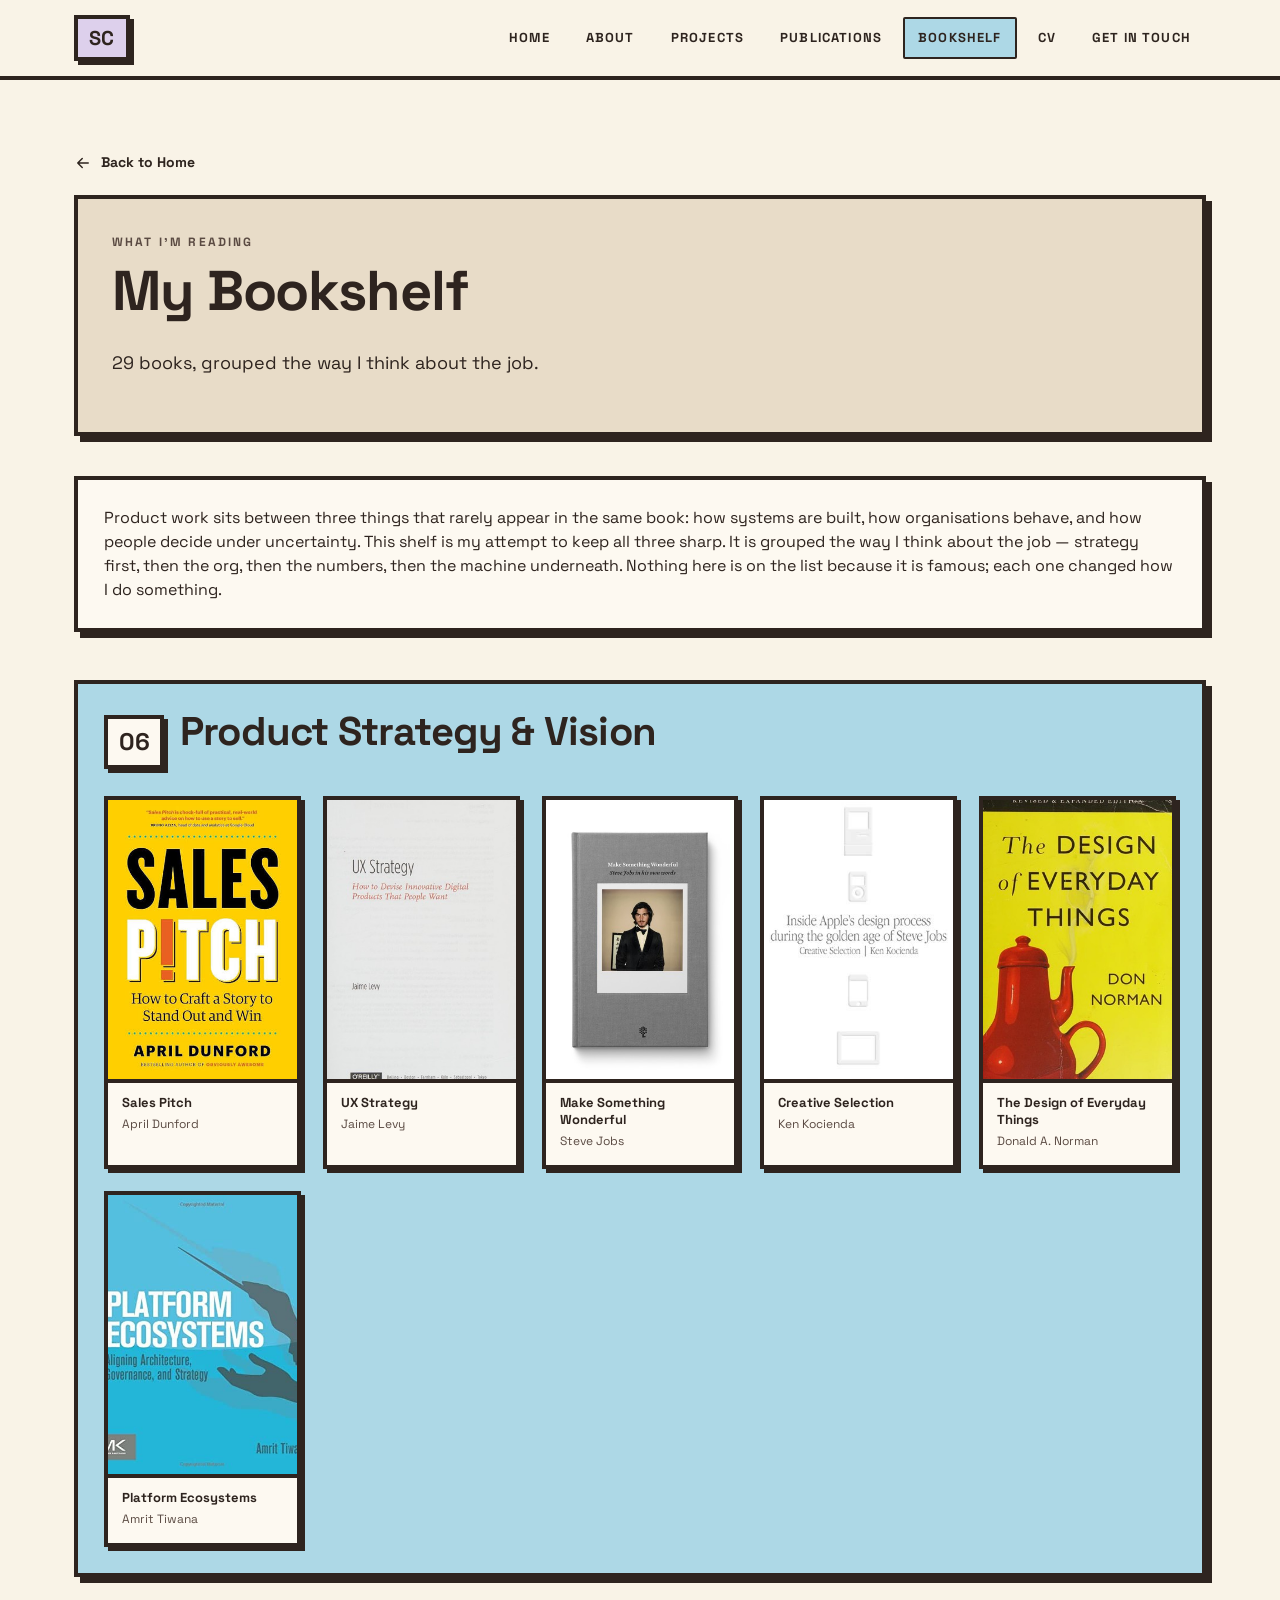
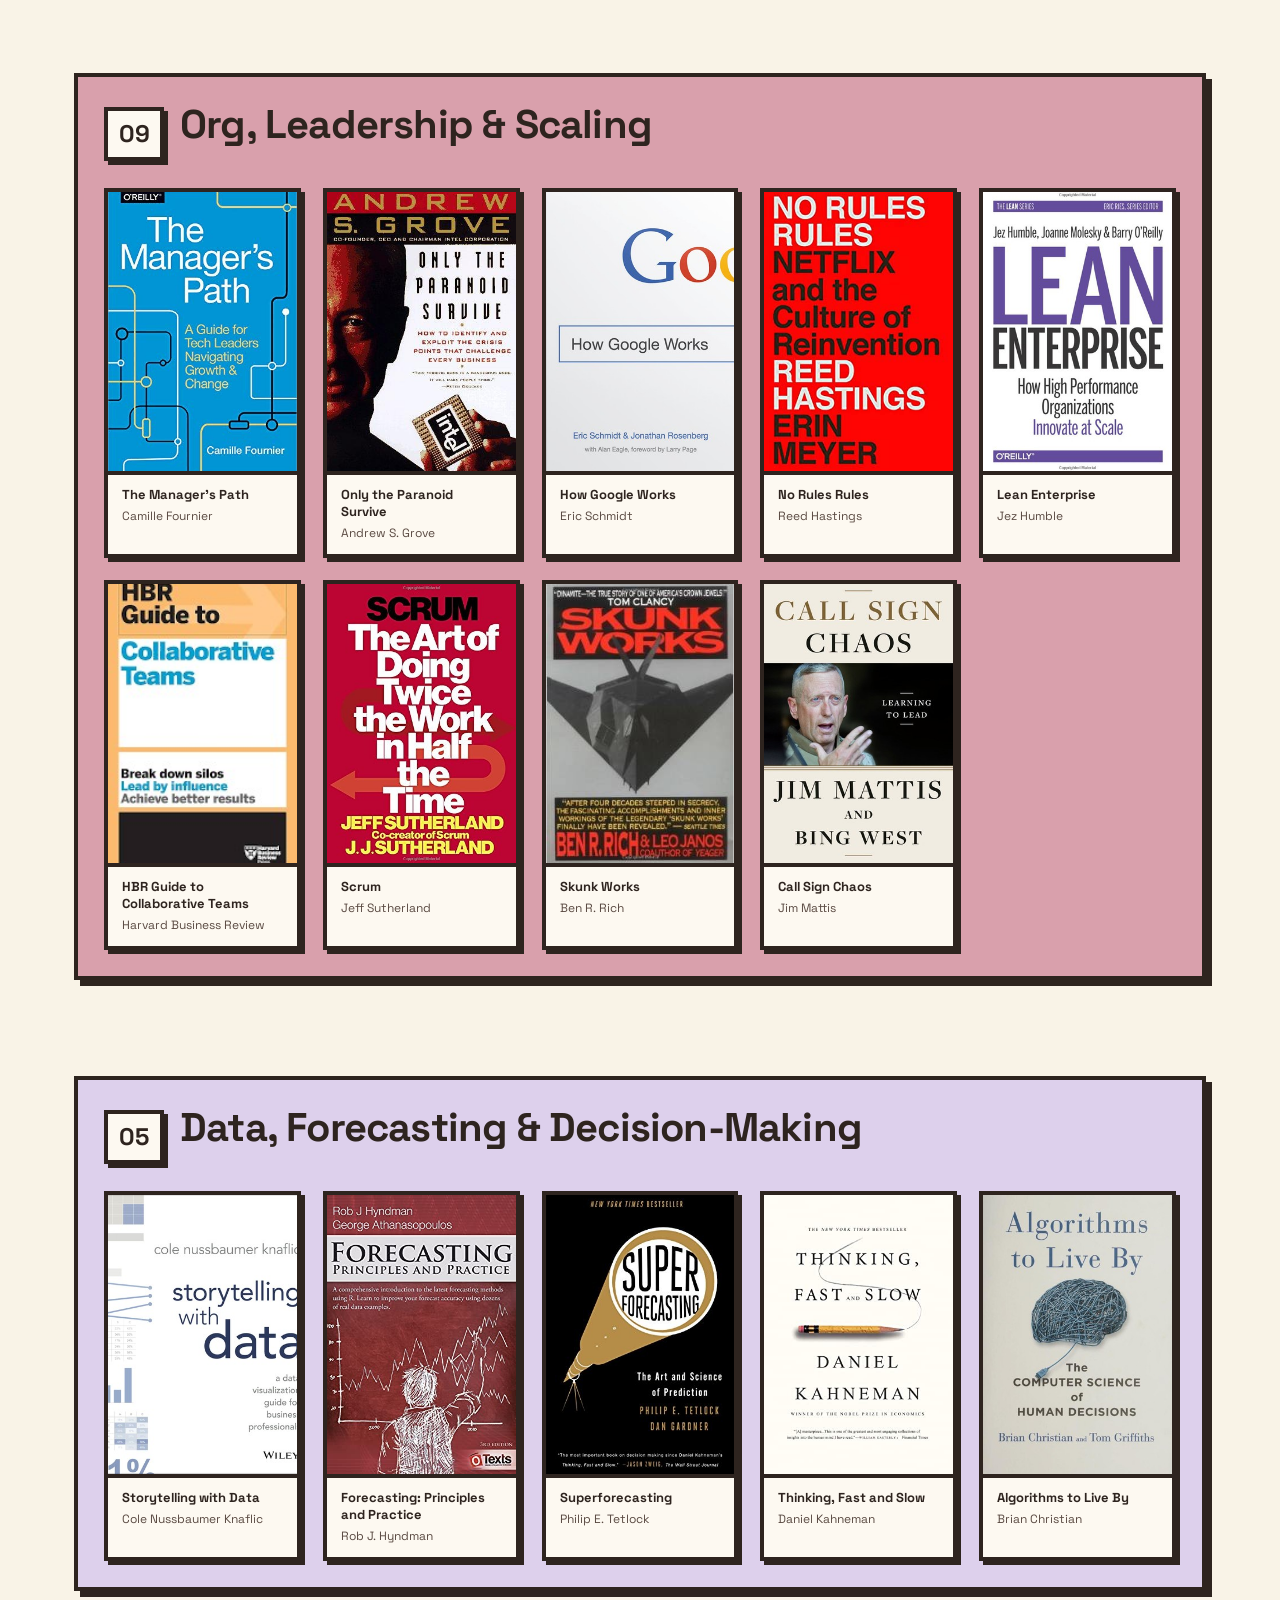
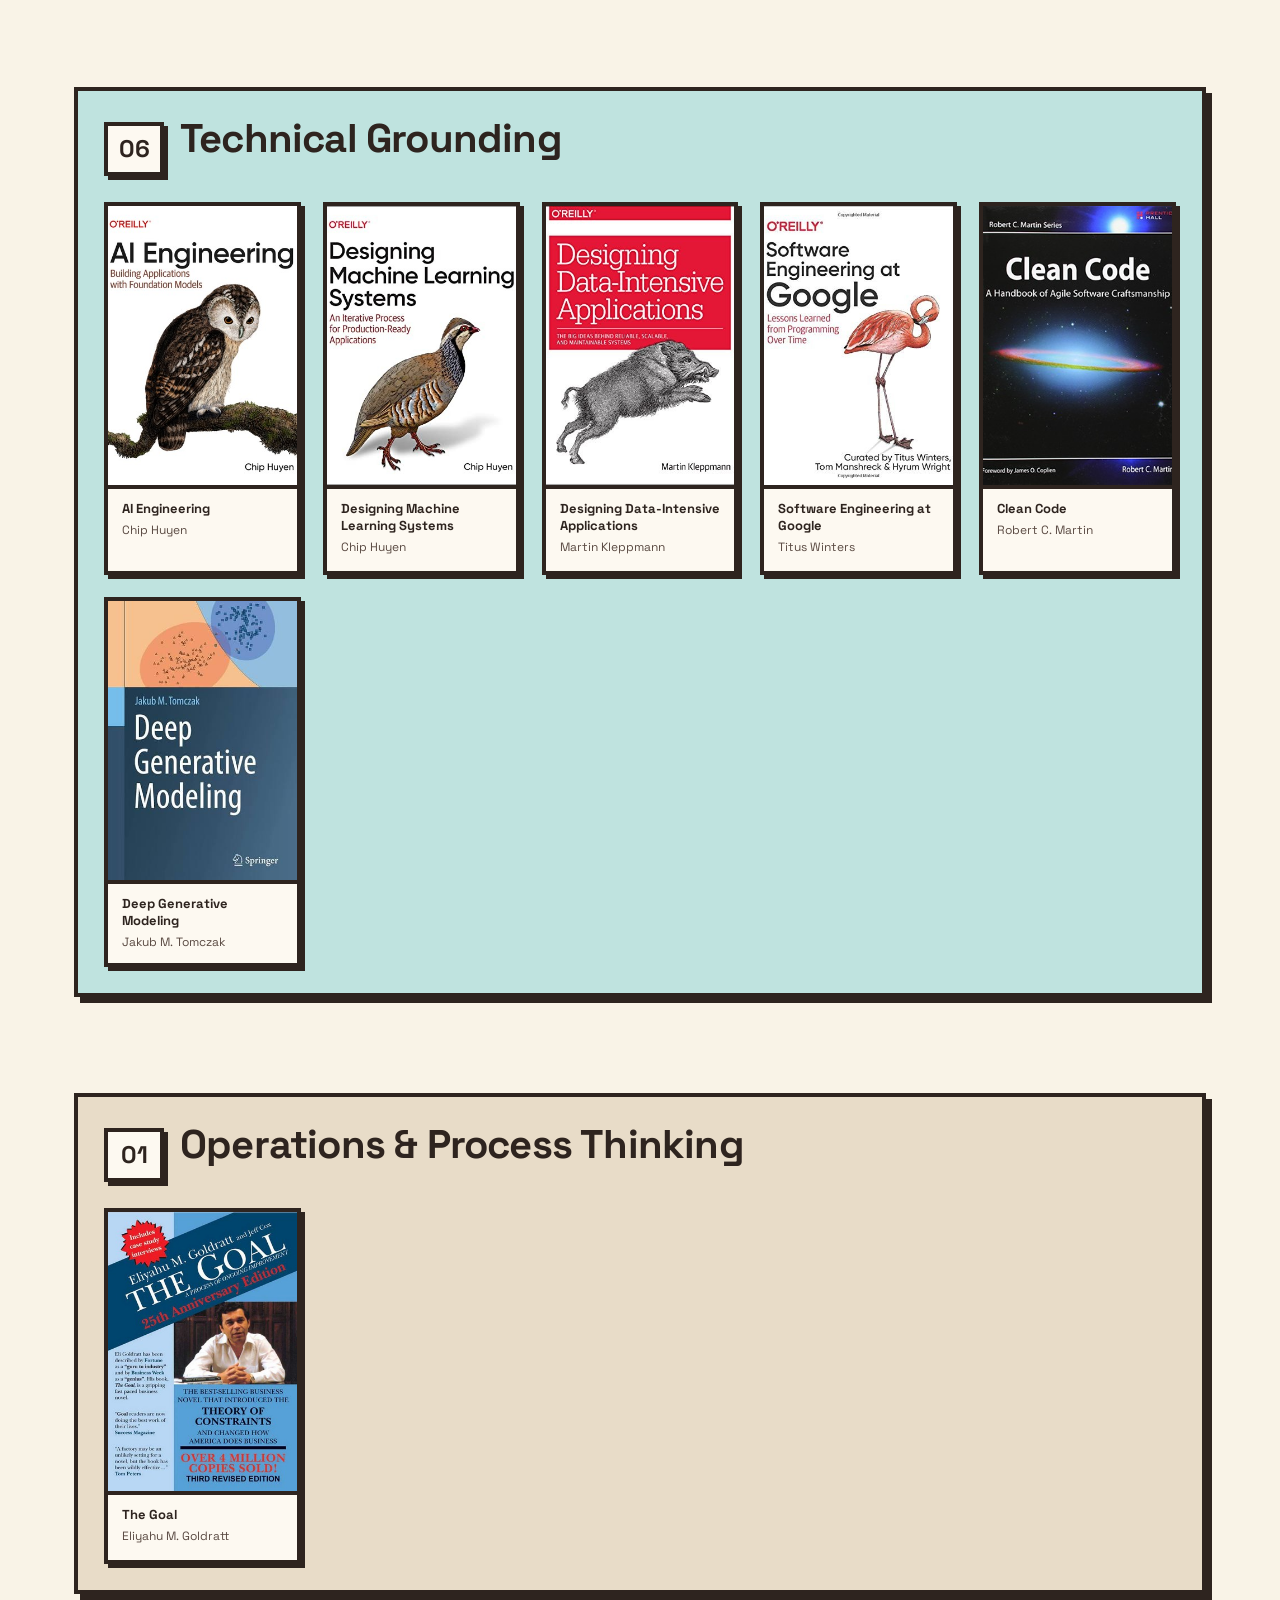
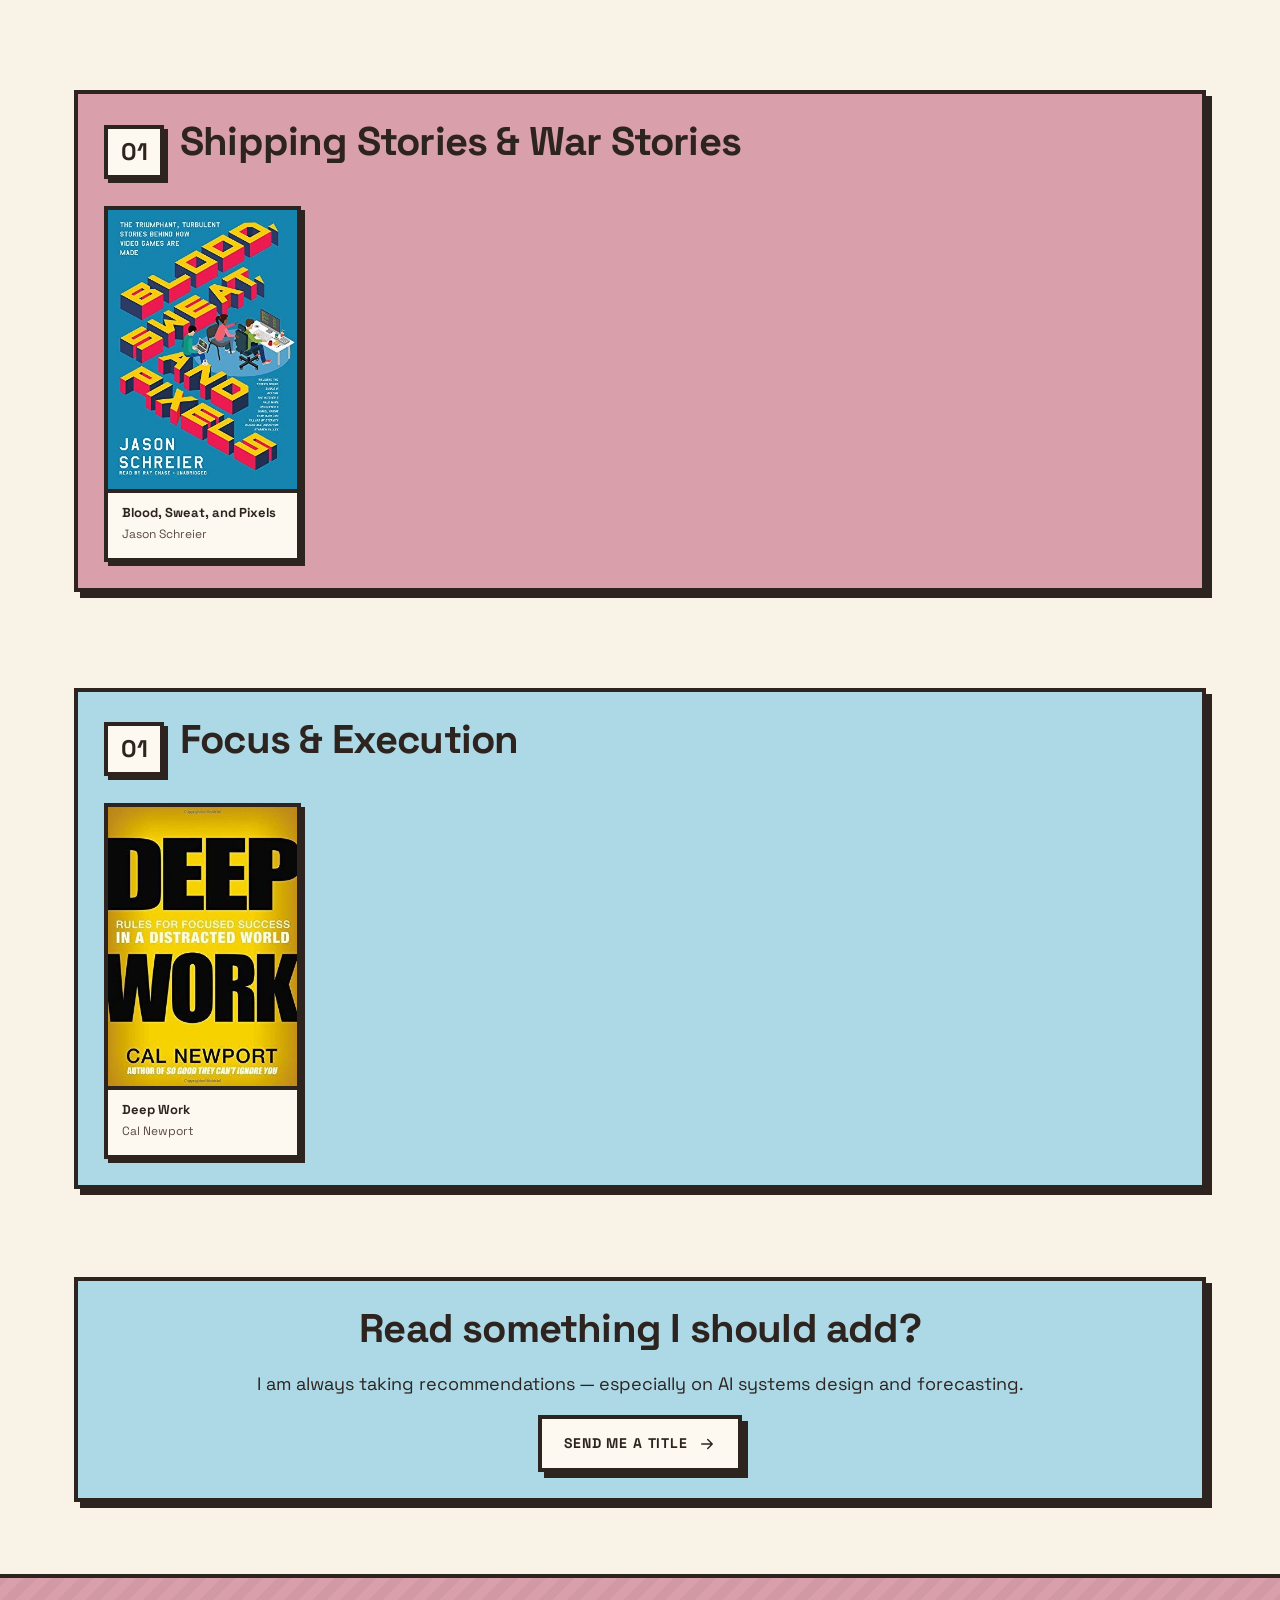
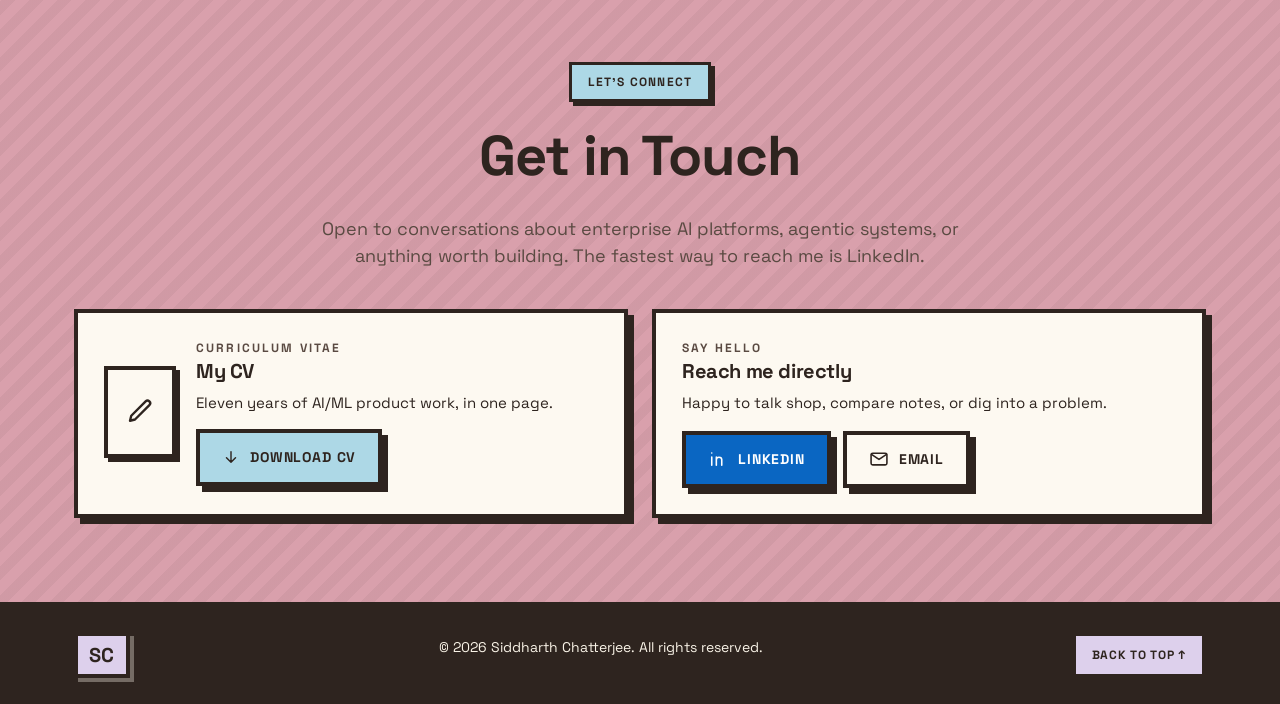
<file: bookshelf.html>
<!DOCTYPE html>
<html lang="en">
<head>
<meta charset="utf-8">
<meta name="viewport" content="width=device-width, initial-scale=1">
<title>Bookshelf — Siddharth Chatterjee</title>
<meta name="description" content="The product manager reading list — strategy, leadership, forecasting and technical grounding. Curated by Siddharth Chatterjee.">
<link rel="preconnect" href="https://fonts.googleapis.com">
<link rel="preconnect" href="https://fonts.gstatic.com" crossorigin>
<link href="https://fonts.googleapis.com/css2?family=Space+Grotesk:wght@400;500;700&display=swap" rel="stylesheet">
<link rel="stylesheet" href="assets/css/style.css">
</head>
<body id="top">
<div data-nav></div>

<main id="main" class="wrap section">

  <a class="back-link" href="index.html"><i data-icon="arrowLeft" data-size="18"></i> Back to Home</a>

  <div class="page-banner reveal" style="background:var(--sand)">
    <p class="eyebrow">What I'm reading</p>
    <h1 class="h-1">My Bookshelf</h1>
    <p class="lead mt-0" style="color:var(--ink)">
      The reading list I actually hand to product managers who ask.
    </p>
  </div>

  <div class="card mt-4 reveal">
    <p class="mt-0" style="margin-bottom:0">
      Product work sits between three things that rarely appear in the same book: how systems are
      built, how organisations behave, and how people decide under uncertainty. This shelf is my
      attempt to keep all three sharp. It is grouped the way I think about the job — strategy first,
      then the org, then the numbers, then the machine underneath. Nothing here is on the list
      because it is famous; each one changed how I do something.
    </p>
  </div>

  <div id="shelf"></div>

  <div class="card panel-blue center mt-4 reveal">
    <h2 class="h-2">Read something I should add?</h2>
    <p class="lead mt-0" style="color:var(--ink)">
      I am always taking recommendations — especially on AI systems design and forecasting.
    </p>
    <a class="btn" href="#contact">Send me a title <i data-icon="arrowRight" data-size="18"></i></a>
  </div>

</main>

<div data-contact></div>
<div data-footer></div>

<script src="assets/js/data.js"></script>
<script src="assets/js/site.js"></script>
<script src="assets/js/bookshelf.js"></script>
</body>
</html>
</file>
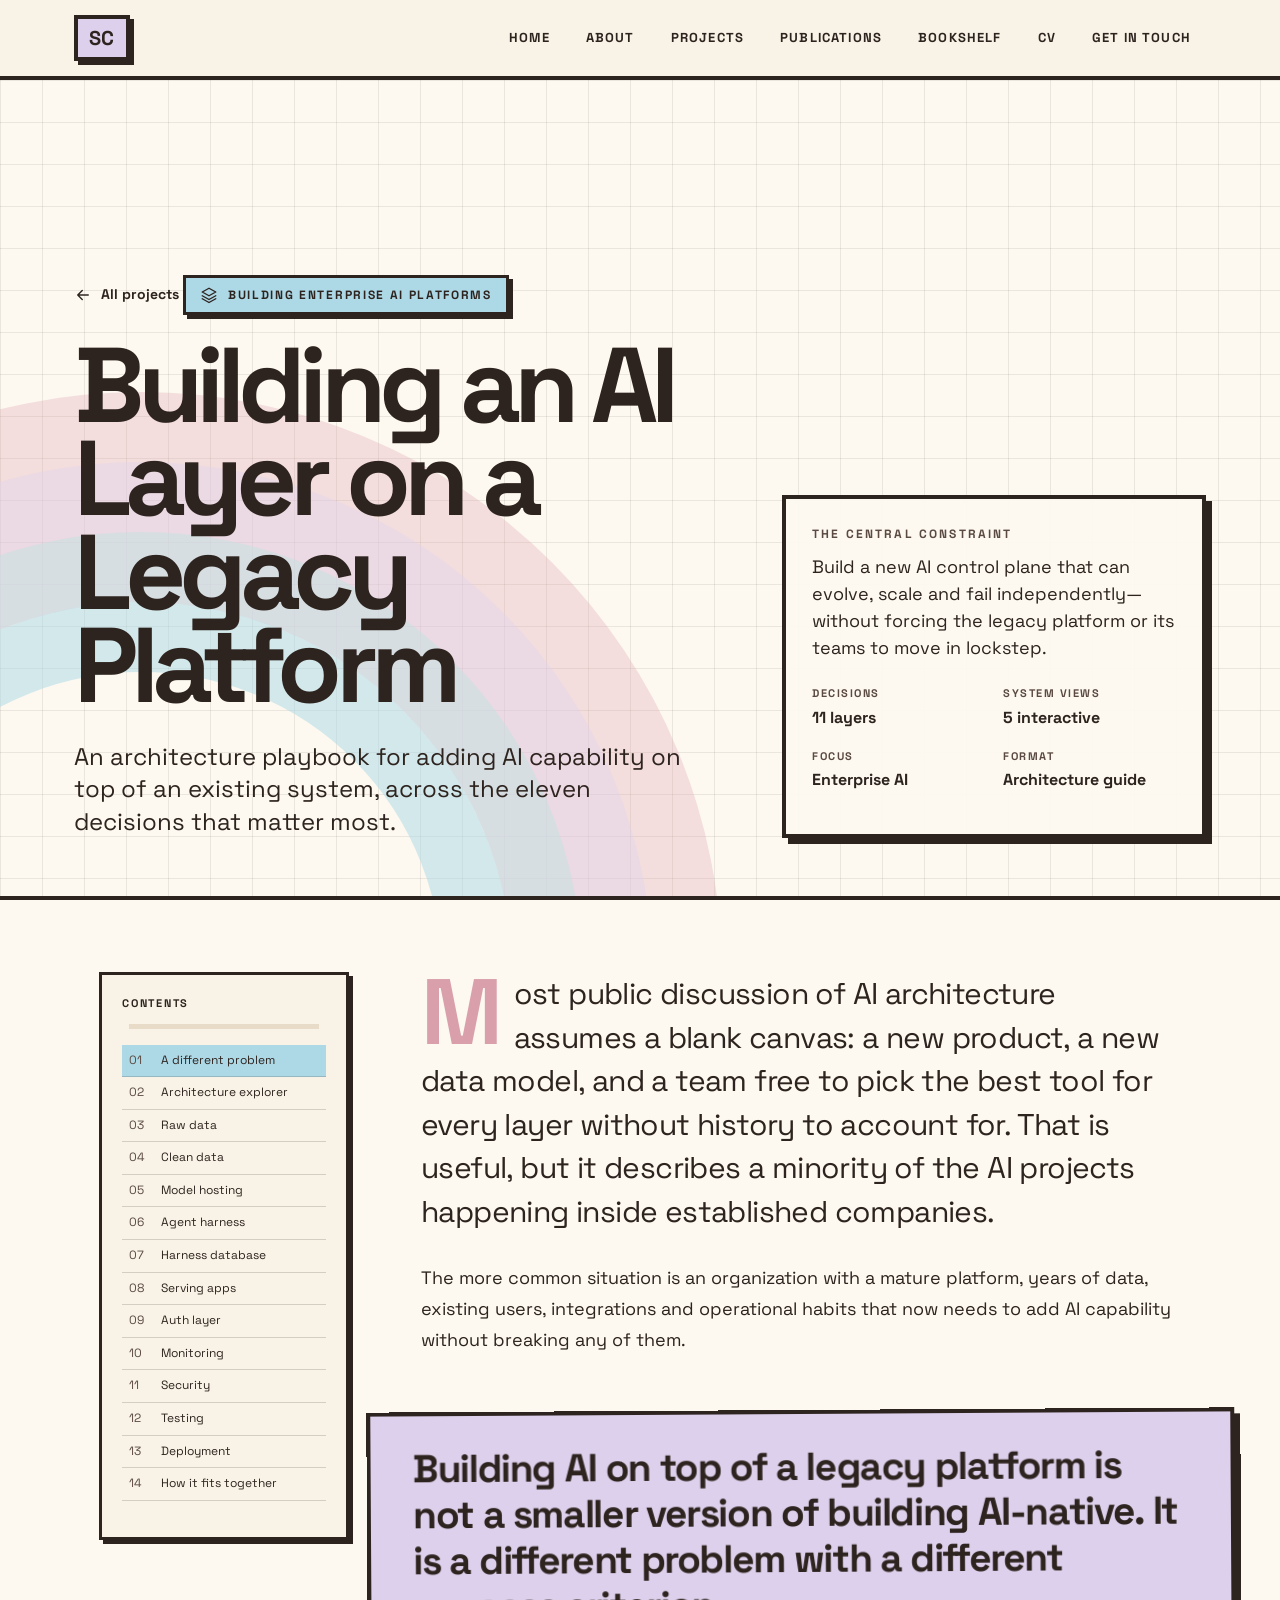
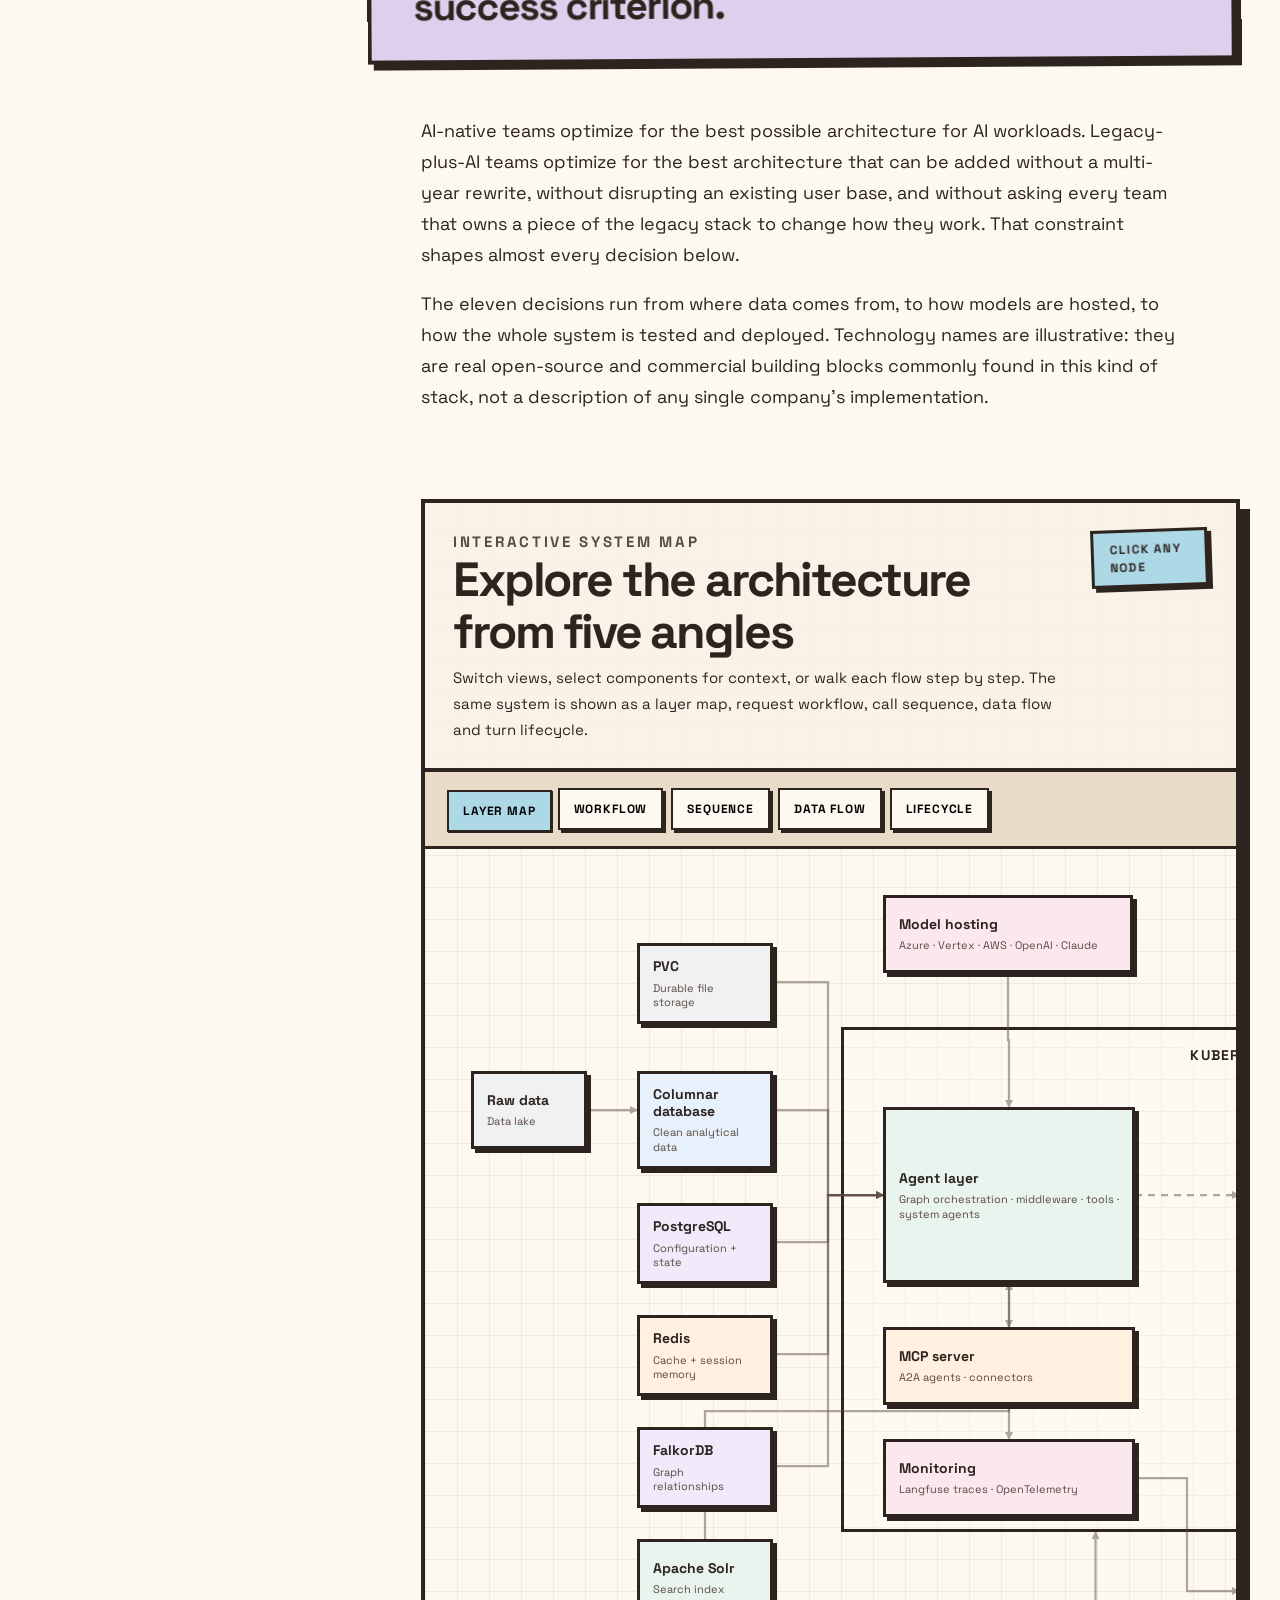
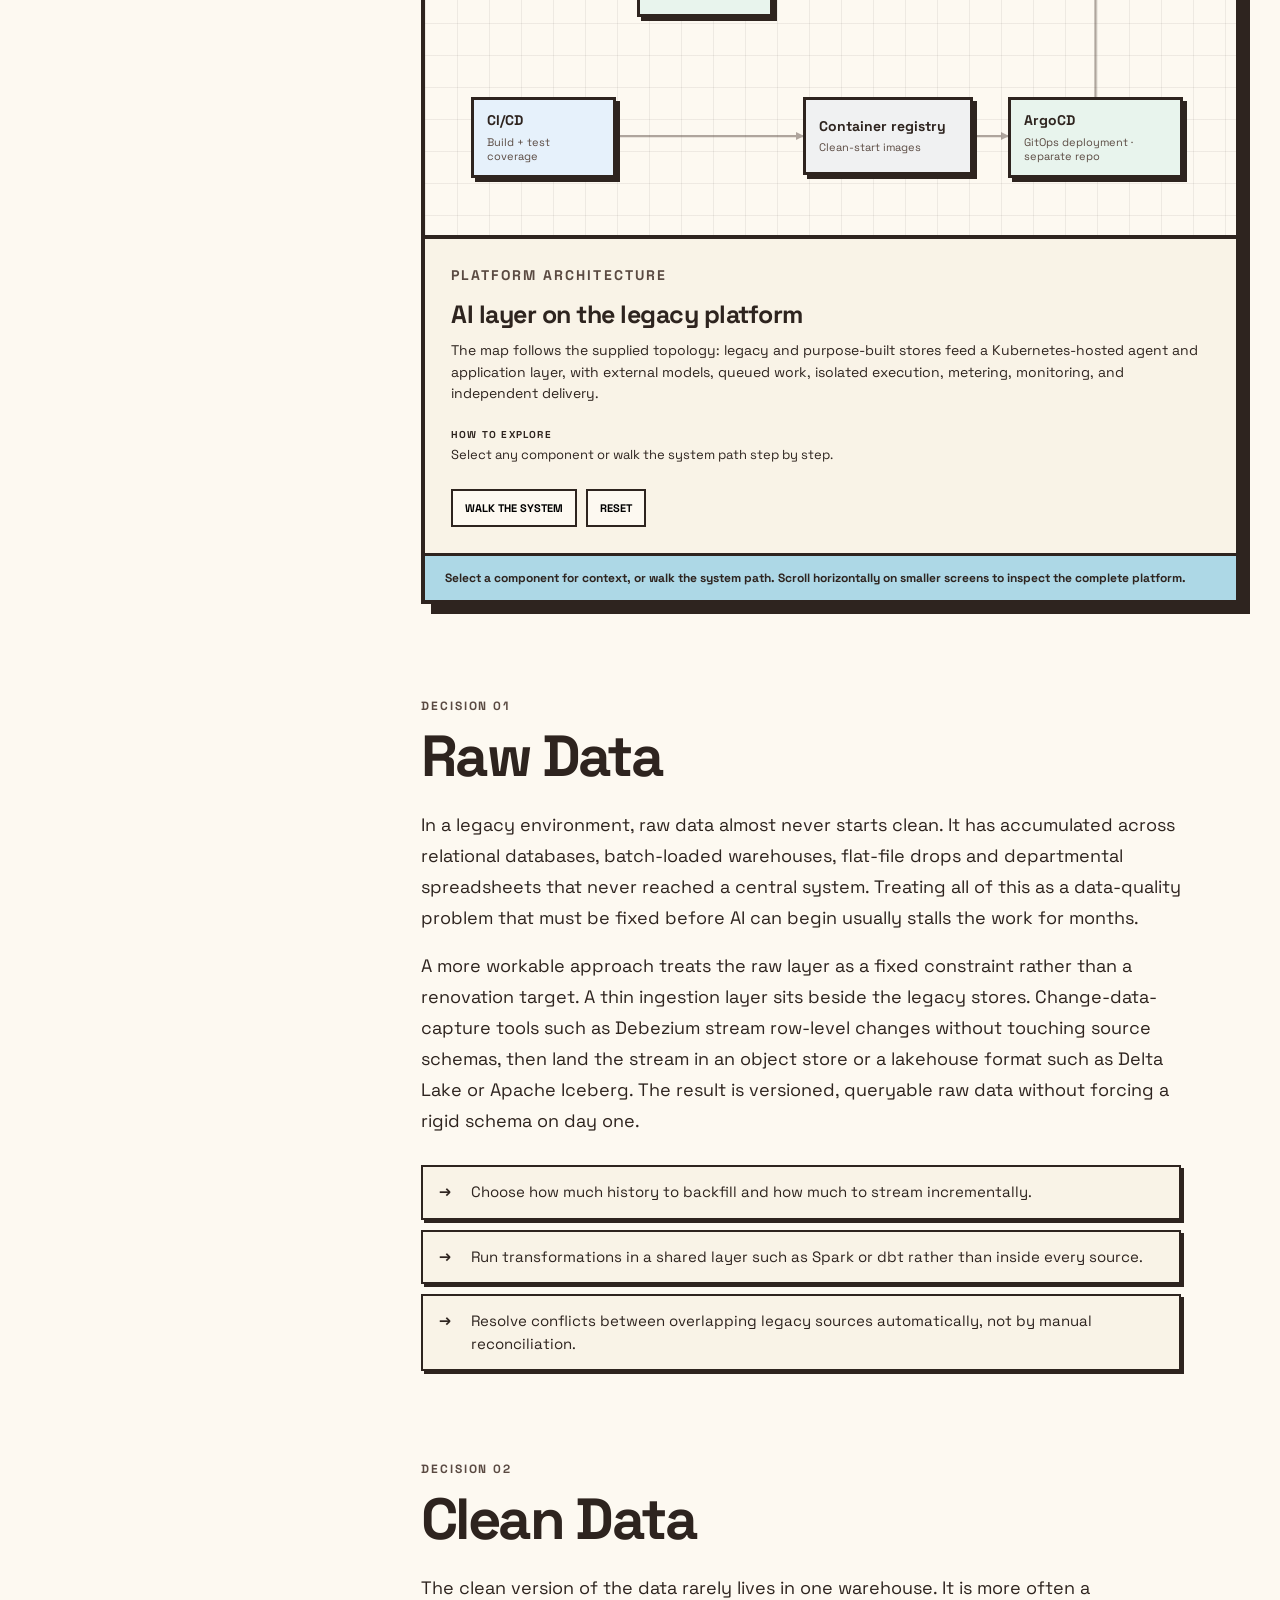
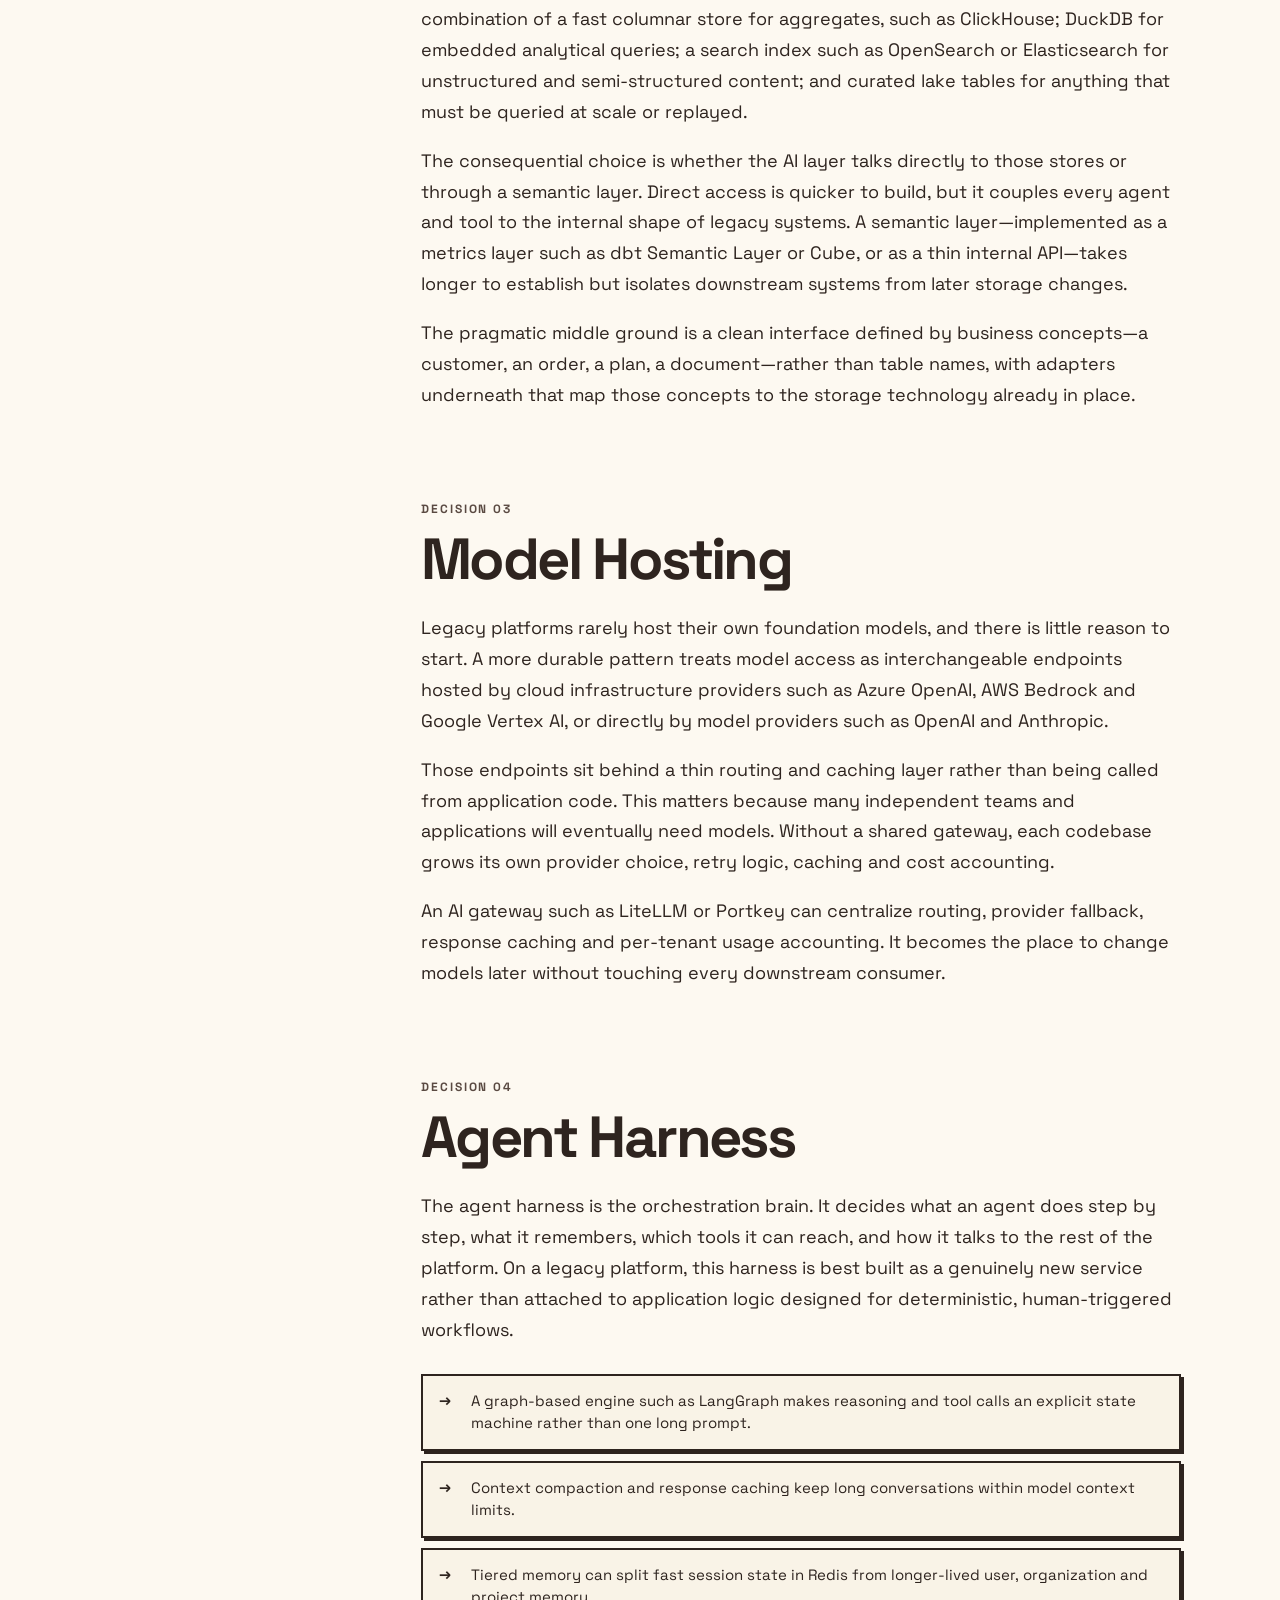
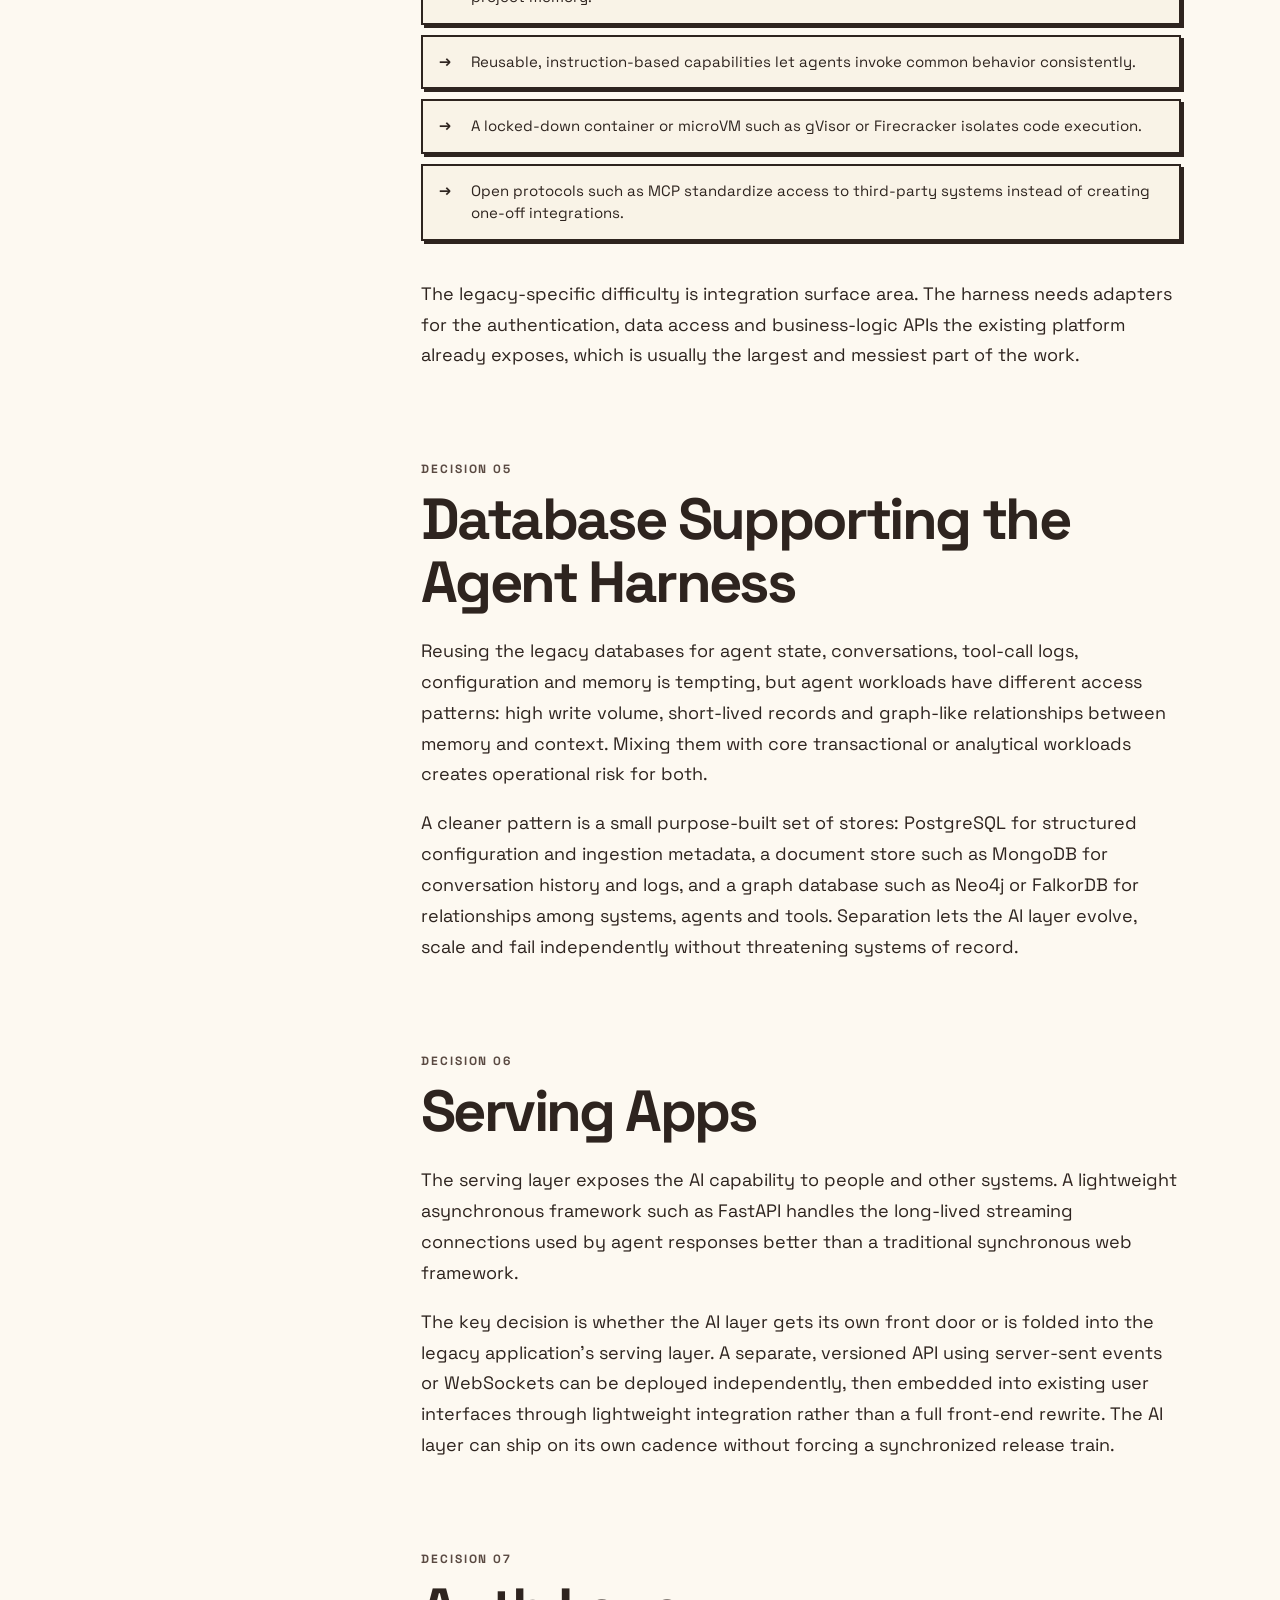
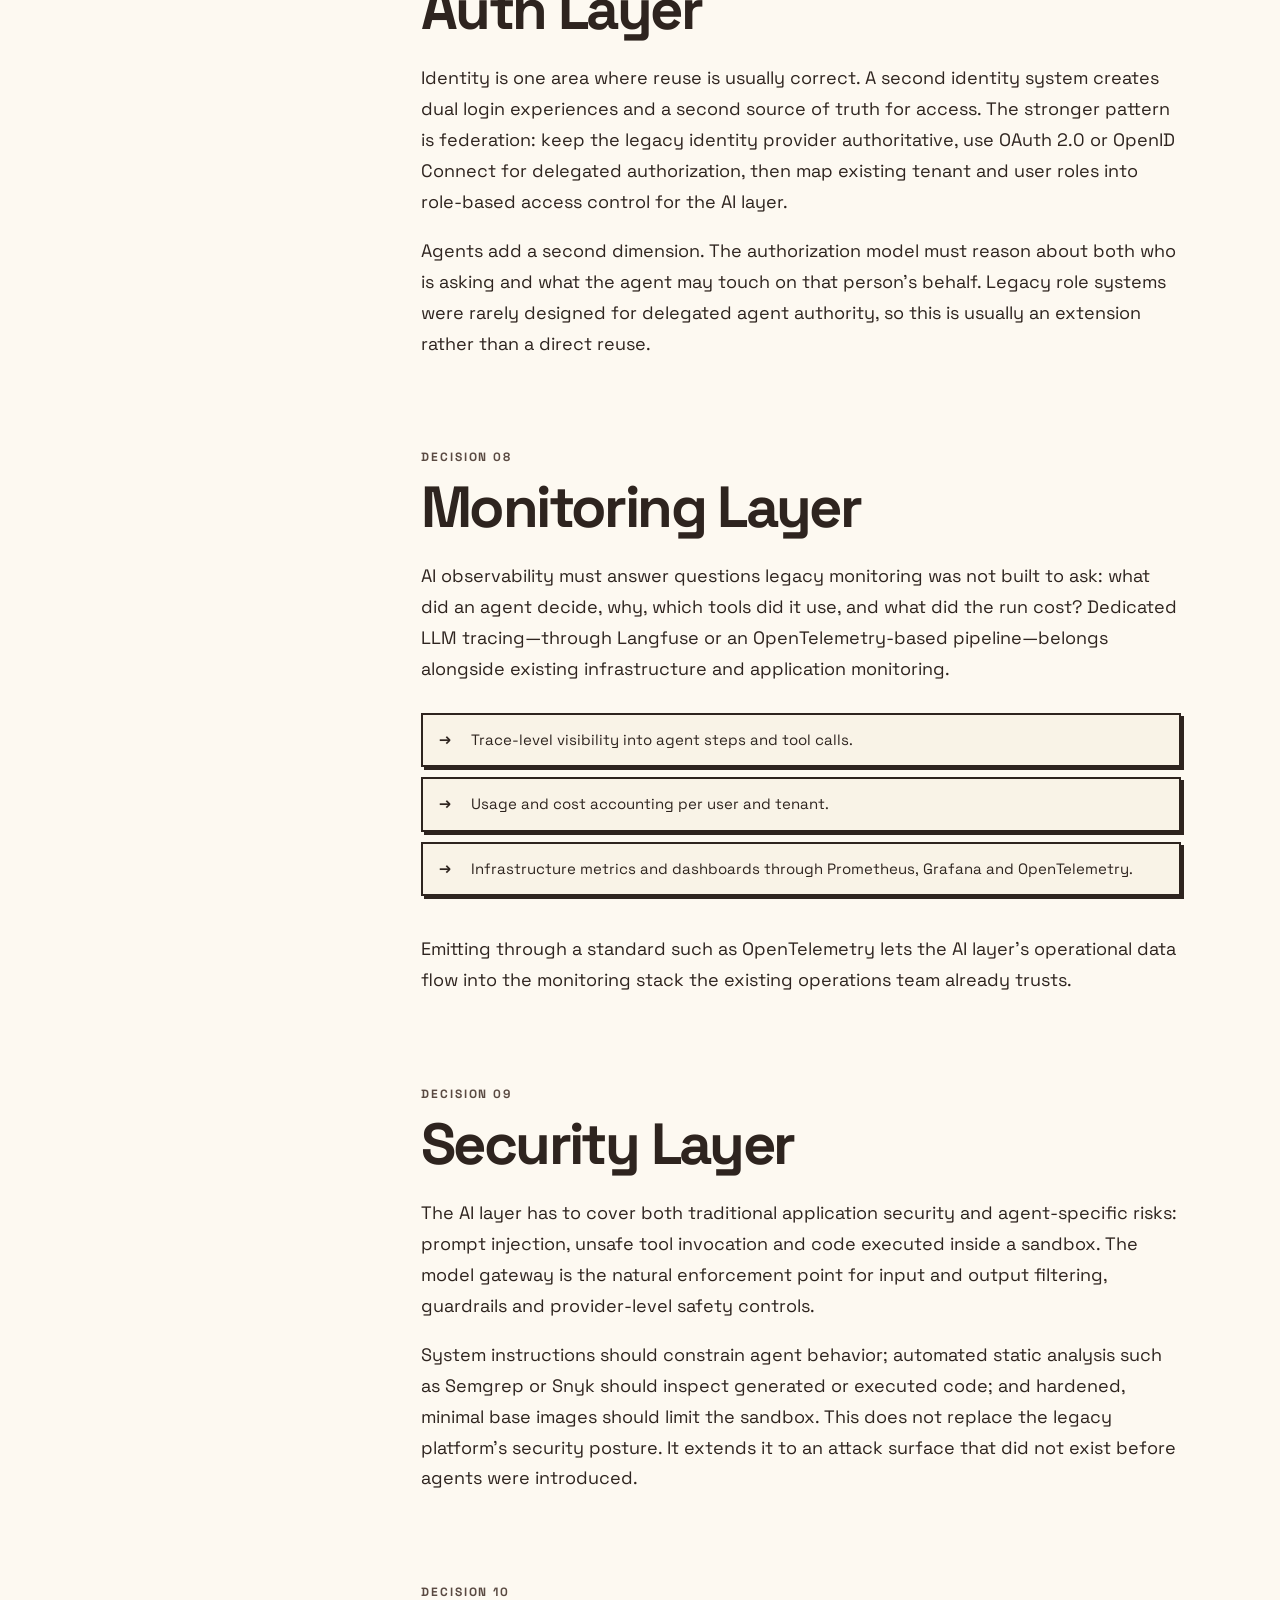
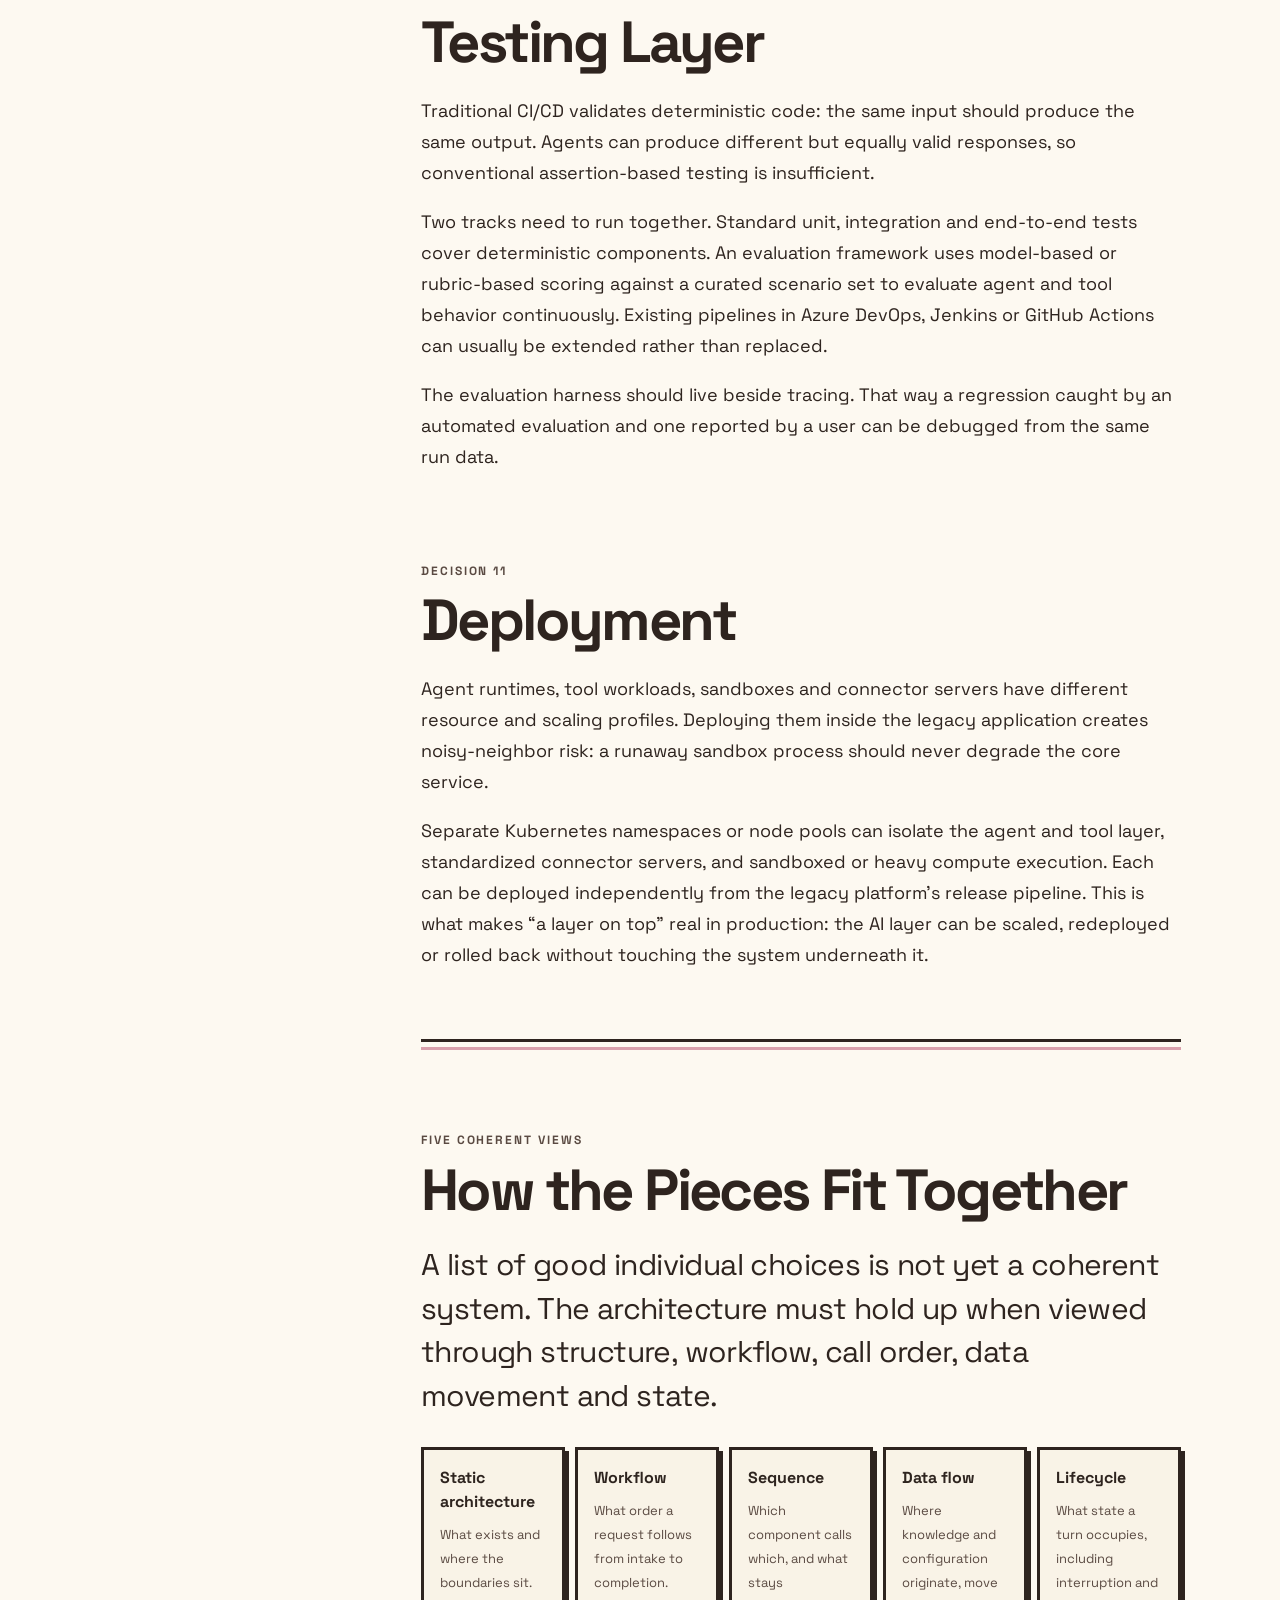
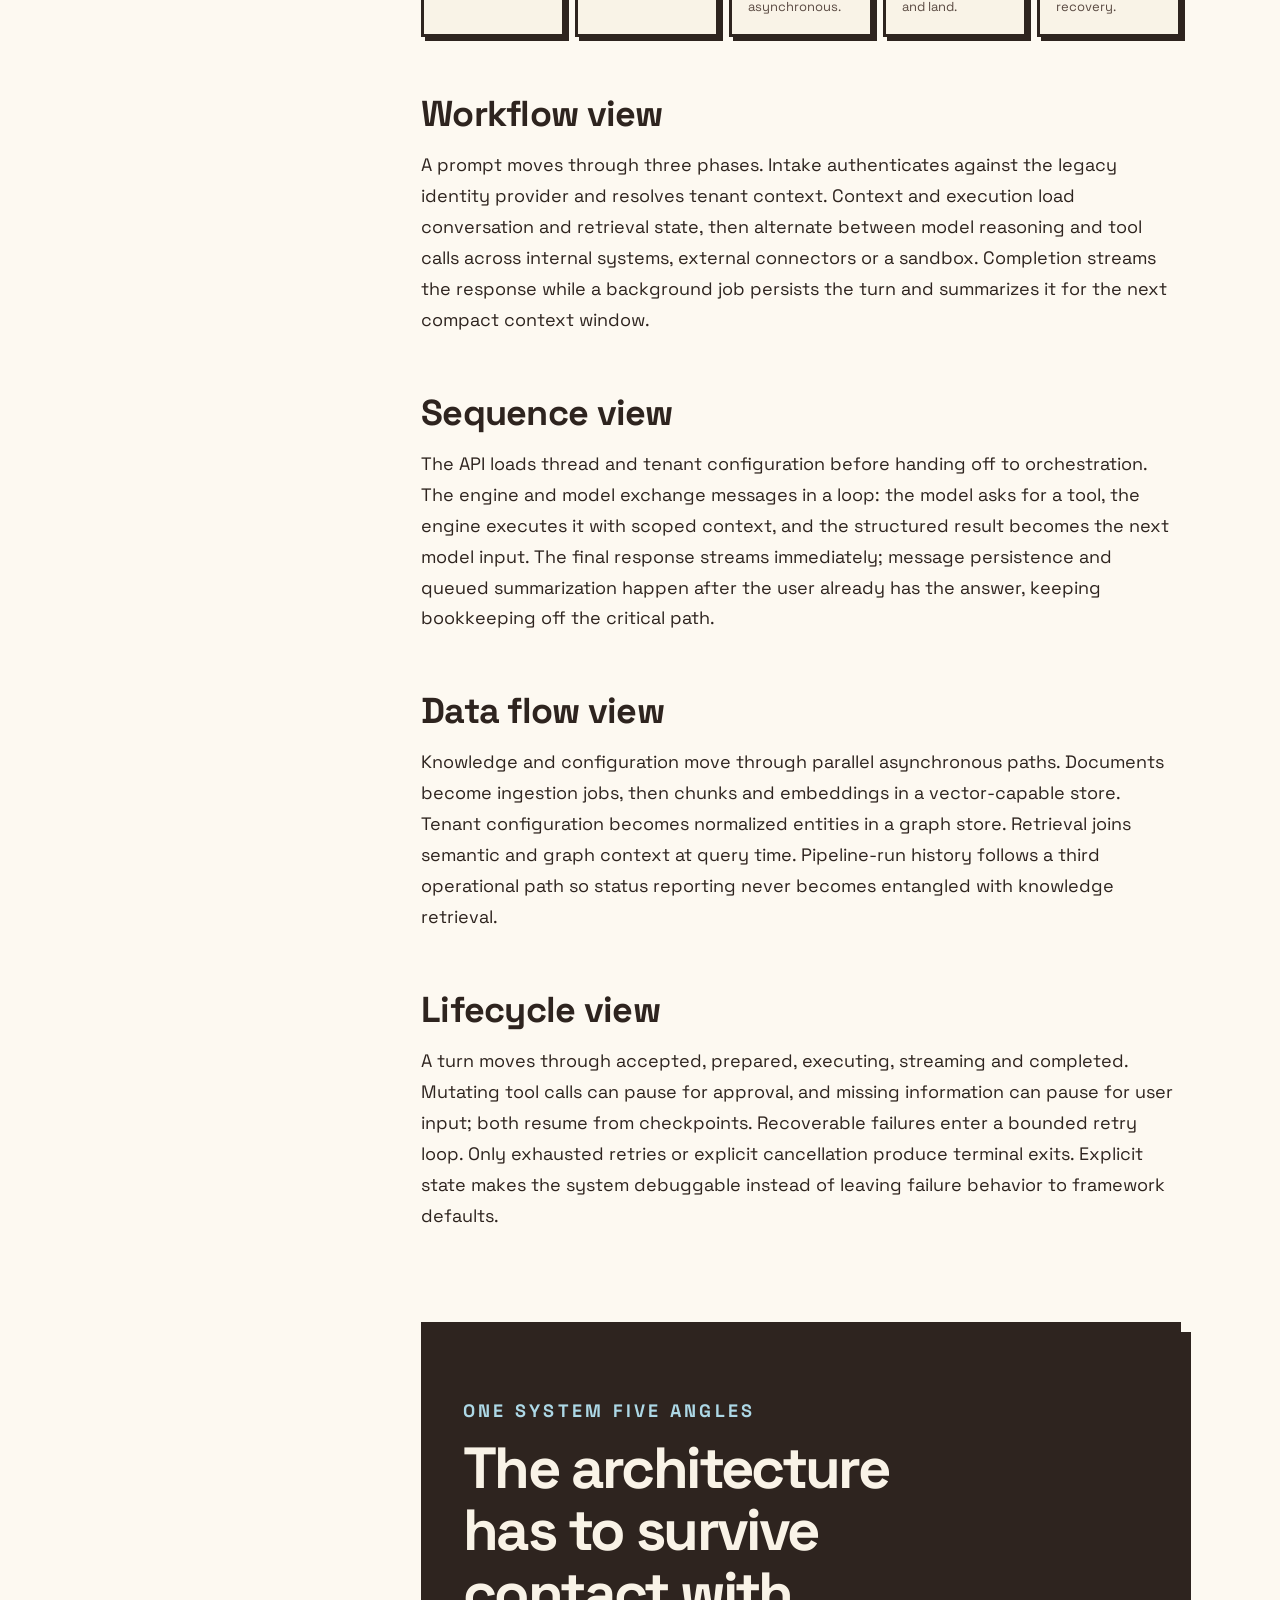
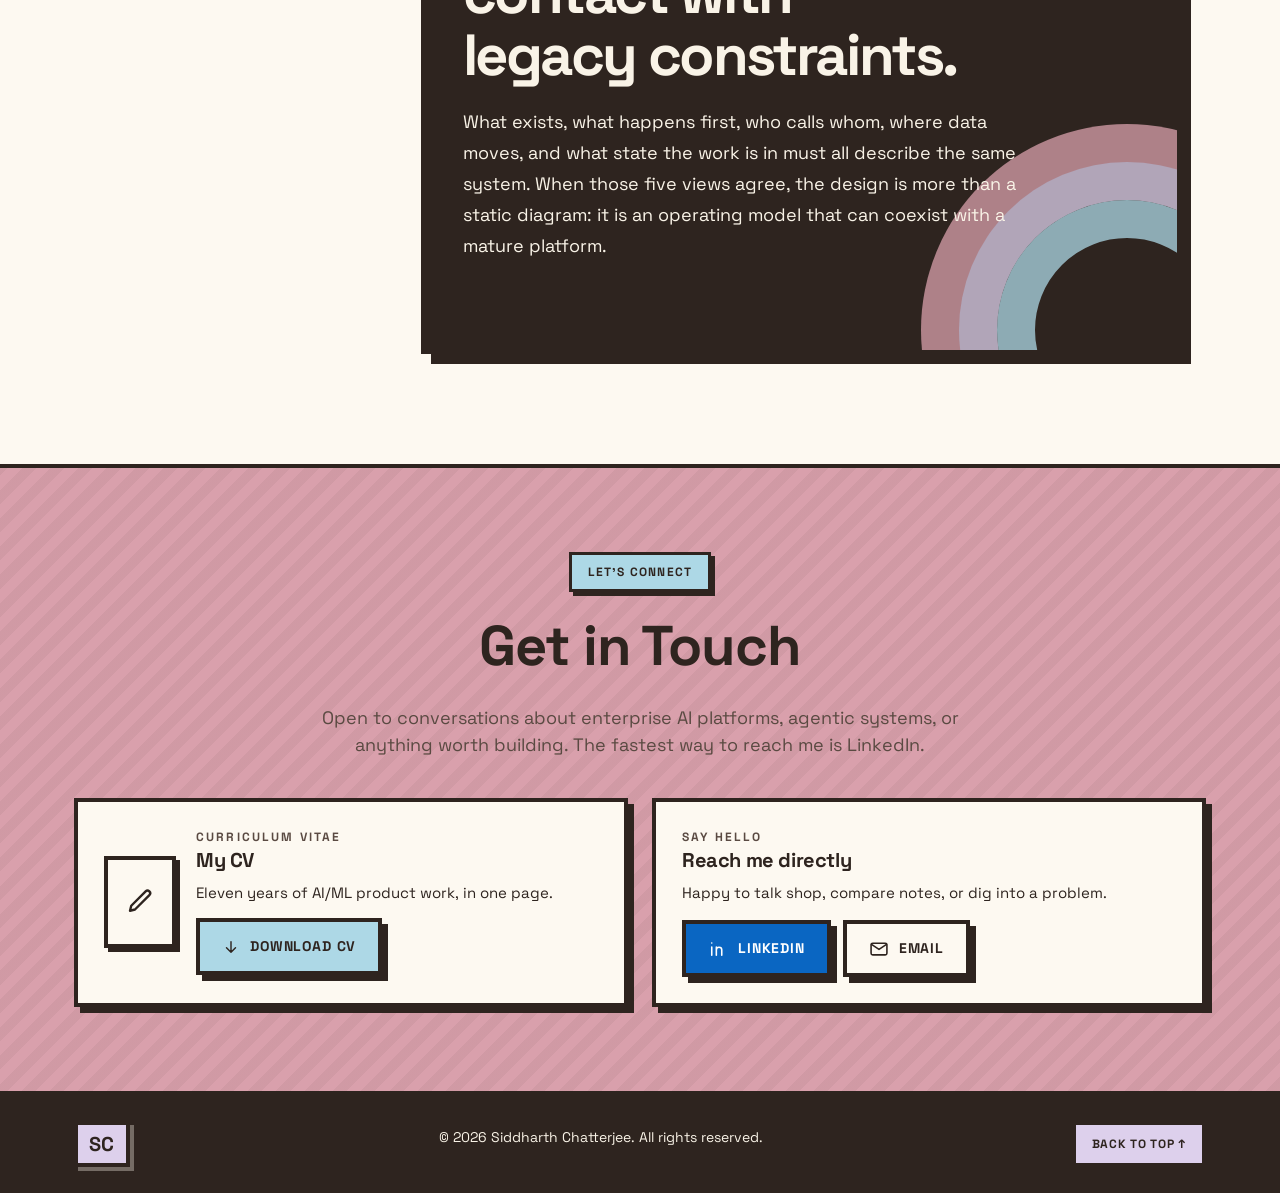
<file: building-ai-layer.html>
<!DOCTYPE html>
<html lang="en">
<head>
<meta charset="utf-8">
<meta name="viewport" content="width=device-width, initial-scale=1">
<title>Building an AI Layer on a Legacy Platform — Siddharth Chatterjee</title>
<meta name="description" content="An architecture playbook for adding AI capability to an existing platform across the eleven decisions that matter most.">
<link rel="preconnect" href="https://fonts.googleapis.com">
<link rel="preconnect" href="https://fonts.gstatic.com" crossorigin>
<link href="https://fonts.googleapis.com/css2?family=Space+Grotesk:wght@400;500;700&display=swap" rel="stylesheet">
<link rel="stylesheet" href="assets/css/style.css">
<link rel="stylesheet" href="assets/css/ai-layer.css?v=4">
</head>
<body id="top" class="article-page">
<div data-nav></div>
<main id="main">
  <header class="article-hero">
    <div class="wrap article-hero__inner">
      <div>
        <a class="back-link" href="projects.html"><i data-icon="arrowLeft" data-size="18"></i> All projects</a>
        <span class="article-kicker reveal"><i data-icon="layers" data-size="18"></i> Building Enterprise AI Platforms</span>
        <h1 class="article-title reveal">Building an AI Layer on a Legacy Platform</h1>
        <p class="article-deck reveal">An architecture playbook for adding AI capability on top of an existing system, across the eleven decisions that matter most.</p>
      </div>
      <aside class="article-hero__aside reveal reveal--right">
        <p class="eyebrow">The central constraint</p>
        <p class="lead" style="color:var(--ink);margin-bottom:0">Build a new AI control plane that can evolve, scale and fail independently—without forcing the legacy platform or its teams to move in lockstep.</p>
        <dl class="article-meta">
          <div><dt>Decisions</dt><dd>11 layers</dd></div><div><dt>System views</dt><dd>5 interactive</dd></div>
          <div><dt>Focus</dt><dd>Enterprise AI</dd></div><div><dt>Format</dt><dd>Architecture guide</dd></div>
        </dl>
      </aside>
    </div>
  </header>

  <div class="wrap article-layout">
    <aside class="article-toc" aria-label="Article contents">
      <p class="article-toc__label">Contents</p><div class="article-toc__progress" aria-hidden="true"><span></span></div>
      <ol>
        <li><a href="#different-problem">A different problem</a></li><li><a href="#architecture-explorer">Architecture explorer</a></li>
        <li><a href="#raw-data">Raw data</a></li><li><a href="#clean-data">Clean data</a></li><li><a href="#model-hosting">Model hosting</a></li>
        <li><a href="#agent-harness">Agent harness</a></li><li><a href="#harness-database">Harness database</a></li><li><a href="#serving-apps">Serving apps</a></li>
        <li><a href="#auth-layer">Auth layer</a></li><li><a href="#monitoring-layer">Monitoring</a></li><li><a href="#security-layer">Security</a></li>
        <li><a href="#testing-layer">Testing</a></li><li><a href="#deployment">Deployment</a></li><li><a href="#pieces-fit">How it fits together</a></li>
      </ol>
    </aside>

    <article class="article-body">
      <p class="lede" id="different-problem">Most public discussion of AI architecture assumes a blank canvas: a new product, a new data model, and a team free to pick the best tool for every layer without history to account for. That is useful, but it describes a minority of the AI projects happening inside established companies.</p>
      <p>The more common situation is an organization with a mature platform, years of data, existing users, integrations and operational habits that now needs to add AI capability without breaking any of them.</p>
      <div class="pullquote reveal">Building AI on top of a legacy platform is not a smaller version of building AI-native. It is a different problem with a different success criterion.</div>
      <p>AI-native teams optimize for the best possible architecture for AI workloads. Legacy-plus-AI teams optimize for the best architecture that can be added without a multi-year rewrite, without disrupting an existing user base, and without asking every team that owns a piece of the legacy stack to change how they work. That constraint shapes almost every decision below.</p>
      <p>The eleven decisions run from where data comes from, to how models are hosted, to how the whole system is tested and deployed. Technology names are illustrative: they are real open-source and commercial building blocks commonly found in this kind of stack, not a description of any single company’s implementation.</p>

      <section class="architecture-stage reveal" id="architecture-explorer" aria-labelledby="architecture-title">
        <div class="architecture-stage__head"><div><p class="eyebrow">Interactive system map</p><h2 id="architecture-title">Explore the architecture from five angles</h2><p>Switch views, select components for context, or walk each flow step by step. The same system is shown as a layer map, request workflow, call sequence, data flow and turn lifecycle.</p></div><span class="sticker">Click any node</span></div>
        <div data-architecture-explorer></div>
      </section>

      <h2 id="raw-data"><span class="section-no">Decision 01</span>Raw Data</h2>
      <p>In a legacy environment, raw data almost never starts clean. It has accumulated across relational databases, batch-loaded warehouses, flat-file drops and departmental spreadsheets that never reached a central system. Treating all of this as a data-quality problem that must be fixed before AI can begin usually stalls the work for months.</p>
      <p>A more workable approach treats the raw layer as a fixed constraint rather than a renovation target. A thin ingestion layer sits beside the legacy stores. Change-data-capture tools such as Debezium stream row-level changes without touching source schemas, then land the stream in an object store or a lakehouse format such as Delta Lake or Apache Iceberg. The result is versioned, queryable raw data without forcing a rigid schema on day one.</p>
      <ul class="decision-list"><li>Choose how much history to backfill and how much to stream incrementally.</li><li>Run transformations in a shared layer such as Spark or dbt rather than inside every source.</li><li>Resolve conflicts between overlapping legacy sources automatically, not by manual reconciliation.</li></ul>

      <h2 id="clean-data"><span class="section-no">Decision 02</span>Clean Data</h2>
      <p>The clean version of the data rarely lives in one warehouse. It is more often a combination of a fast columnar store for aggregates, such as ClickHouse; DuckDB for embedded analytical queries; a search index such as OpenSearch or Elasticsearch for unstructured and semi-structured content; and curated lake tables for anything that must be queried at scale or replayed.</p>
      <p>The consequential choice is whether the AI layer talks directly to those stores or through a semantic layer. Direct access is quicker to build, but it couples every agent and tool to the internal shape of legacy systems. A semantic layer—implemented as a metrics layer such as dbt Semantic Layer or Cube, or as a thin internal API—takes longer to establish but isolates downstream systems from later storage changes.</p>
      <p>The pragmatic middle ground is a clean interface defined by business concepts—a customer, an order, a plan, a document—rather than table names, with adapters underneath that map those concepts to the storage technology already in place.</p>

      <h2 id="model-hosting"><span class="section-no">Decision 03</span>Model Hosting</h2>
      <p>Legacy platforms rarely host their own foundation models, and there is little reason to start. A more durable pattern treats model access as interchangeable endpoints hosted by cloud infrastructure providers such as Azure OpenAI, AWS Bedrock and Google Vertex AI, or directly by model providers such as OpenAI and Anthropic.</p>
      <p>Those endpoints sit behind a thin routing and caching layer rather than being called from application code. This matters because many independent teams and applications will eventually need models. Without a shared gateway, each codebase grows its own provider choice, retry logic, caching and cost accounting.</p>
      <p>An AI gateway such as LiteLLM or Portkey can centralize routing, provider fallback, response caching and per-tenant usage accounting. It becomes the place to change models later without touching every downstream consumer.</p>

      <h2 id="agent-harness"><span class="section-no">Decision 04</span>Agent Harness</h2>
      <p>The agent harness is the orchestration brain. It decides what an agent does step by step, what it remembers, which tools it can reach, and how it talks to the rest of the platform. On a legacy platform, this harness is best built as a genuinely new service rather than attached to application logic designed for deterministic, human-triggered workflows.</p>
      <ul class="decision-list"><li>A graph-based engine such as LangGraph makes reasoning and tool calls an explicit state machine rather than one long prompt.</li><li>Context compaction and response caching keep long conversations within model context limits.</li><li>Tiered memory can split fast session state in Redis from longer-lived user, organization and project memory.</li><li>Reusable, instruction-based capabilities let agents invoke common behavior consistently.</li><li>A locked-down container or microVM such as gVisor or Firecracker isolates code execution.</li><li>Open protocols such as MCP standardize access to third-party systems instead of creating one-off integrations.</li></ul>
      <p>The legacy-specific difficulty is integration surface area. The harness needs adapters for the authentication, data access and business-logic APIs the existing platform already exposes, which is usually the largest and messiest part of the work.</p>

      <h2 id="harness-database"><span class="section-no">Decision 05</span>Database Supporting the Agent Harness</h2>
      <p>Reusing the legacy databases for agent state, conversations, tool-call logs, configuration and memory is tempting, but agent workloads have different access patterns: high write volume, short-lived records and graph-like relationships between memory and context. Mixing them with core transactional or analytical workloads creates operational risk for both.</p>
      <p>A cleaner pattern is a small purpose-built set of stores: PostgreSQL for structured configuration and ingestion metadata, a document store such as MongoDB for conversation history and logs, and a graph database such as Neo4j or FalkorDB for relationships among systems, agents and tools. Separation lets the AI layer evolve, scale and fail independently without threatening systems of record.</p>

      <h2 id="serving-apps"><span class="section-no">Decision 06</span>Serving Apps</h2>
      <p>The serving layer exposes the AI capability to people and other systems. A lightweight asynchronous framework such as FastAPI handles the long-lived streaming connections used by agent responses better than a traditional synchronous web framework.</p>
      <p>The key decision is whether the AI layer gets its own front door or is folded into the legacy application’s serving layer. A separate, versioned API using server-sent events or WebSockets can be deployed independently, then embedded into existing user interfaces through lightweight integration rather than a full front-end rewrite. The AI layer can ship on its own cadence without forcing a synchronized release train.</p>

      <h2 id="auth-layer"><span class="section-no">Decision 07</span>Auth Layer</h2>
      <p>Identity is one area where reuse is usually correct. A second identity system creates dual login experiences and a second source of truth for access. The stronger pattern is federation: keep the legacy identity provider authoritative, use OAuth 2.0 or OpenID Connect for delegated authorization, then map existing tenant and user roles into role-based access control for the AI layer.</p>
      <p>Agents add a second dimension. The authorization model must reason about both who is asking and what the agent may touch on that person’s behalf. Legacy role systems were rarely designed for delegated agent authority, so this is usually an extension rather than a direct reuse.</p>

      <h2 id="monitoring-layer"><span class="section-no">Decision 08</span>Monitoring Layer</h2>
      <p>AI observability must answer questions legacy monitoring was not built to ask: what did an agent decide, why, which tools did it use, and what did the run cost? Dedicated LLM tracing—through Langfuse or an OpenTelemetry-based pipeline—belongs alongside existing infrastructure and application monitoring.</p>
      <ul class="decision-list"><li>Trace-level visibility into agent steps and tool calls.</li><li>Usage and cost accounting per user and tenant.</li><li>Infrastructure metrics and dashboards through Prometheus, Grafana and OpenTelemetry.</li></ul>
      <p>Emitting through a standard such as OpenTelemetry lets the AI layer’s operational data flow into the monitoring stack the existing operations team already trusts.</p>

      <h2 id="security-layer"><span class="section-no">Decision 09</span>Security Layer</h2>
      <p>The AI layer has to cover both traditional application security and agent-specific risks: prompt injection, unsafe tool invocation and code executed inside a sandbox. The model gateway is the natural enforcement point for input and output filtering, guardrails and provider-level safety controls.</p>
      <p>System instructions should constrain agent behavior; automated static analysis such as Semgrep or Snyk should inspect generated or executed code; and hardened, minimal base images should limit the sandbox. This does not replace the legacy platform’s security posture. It extends it to an attack surface that did not exist before agents were introduced.</p>

      <h2 id="testing-layer"><span class="section-no">Decision 10</span>Testing Layer</h2>
      <p>Traditional CI/CD validates deterministic code: the same input should produce the same output. Agents can produce different but equally valid responses, so conventional assertion-based testing is insufficient.</p>
      <p>Two tracks need to run together. Standard unit, integration and end-to-end tests cover deterministic components. An evaluation framework uses model-based or rubric-based scoring against a curated scenario set to evaluate agent and tool behavior continuously. Existing pipelines in Azure DevOps, Jenkins or GitHub Actions can usually be extended rather than replaced.</p>
      <p>The evaluation harness should live beside tracing. That way a regression caught by an automated evaluation and one reported by a user can be debugged from the same run data.</p>

      <h2 id="deployment"><span class="section-no">Decision 11</span>Deployment</h2>
      <p>Agent runtimes, tool workloads, sandboxes and connector servers have different resource and scaling profiles. Deploying them inside the legacy application creates noisy-neighbor risk: a runaway sandbox process should never degrade the core service.</p>
      <p>Separate Kubernetes namespaces or node pools can isolate the agent and tool layer, standardized connector servers, and sandboxed or heavy compute execution. Each can be deployed independently from the legacy platform’s release pipeline. This is what makes “a layer on top” real in production: the AI layer can be scaled, redeployed or rolled back without touching the system underneath it.</p>

      <div class="article-divider"></div>
      <h2 id="pieces-fit"><span class="section-no">Five coherent views</span>How the Pieces Fit Together</h2>
      <p class="lede">A list of good individual choices is not yet a coherent system. The architecture must hold up when viewed through structure, workflow, call order, data movement and state.</p>
      <div class="lens-grid"><div class="lens-card"><b>Static architecture</b><span>What exists and where the boundaries sit.</span></div><div class="lens-card"><b>Workflow</b><span>What order a request follows from intake to completion.</span></div><div class="lens-card"><b>Sequence</b><span>Which component calls which, and what stays asynchronous.</span></div><div class="lens-card"><b>Data flow</b><span>Where knowledge and configuration originate, move and land.</span></div><div class="lens-card"><b>Lifecycle</b><span>What state a turn occupies, including interruption and recovery.</span></div></div>
      <h3>Workflow view</h3><p>A prompt moves through three phases. Intake authenticates against the legacy identity provider and resolves tenant context. Context and execution load conversation and retrieval state, then alternate between model reasoning and tool calls across internal systems, external connectors or a sandbox. Completion streams the response while a background job persists the turn and summarizes it for the next compact context window.</p>
      <h3>Sequence view</h3><p>The API loads thread and tenant configuration before handing off to orchestration. The engine and model exchange messages in a loop: the model asks for a tool, the engine executes it with scoped context, and the structured result becomes the next model input. The final response streams immediately; message persistence and queued summarization happen after the user already has the answer, keeping bookkeeping off the critical path.</p>
      <h3>Data flow view</h3><p>Knowledge and configuration move through parallel asynchronous paths. Documents become ingestion jobs, then chunks and embeddings in a vector-capable store. Tenant configuration becomes normalized entities in a graph store. Retrieval joins semantic and graph context at query time. Pipeline-run history follows a third operational path so status reporting never becomes entangled with knowledge retrieval.</p>
      <h3>Lifecycle view</h3><p>A turn moves through accepted, prepared, executing, streaming and completed. Mutating tool calls can pause for approval, and missing information can pause for user input; both resume from checkpoints. Recoverable failures enter a bounded retry loop. Only exhausted retries or explicit cancellation produce terminal exits. Explicit state makes the system debuggable instead of leaving failure behavior to framework defaults.</p>

      <div class="article-end reveal"><p class="eyebrow" style="color:var(--blue)">One system five angles</p><h2>The architecture has to survive contact with legacy constraints.</h2><p>What exists, what happens first, who calls whom, where data moves, and what state the work is in must all describe the same system. When those five views agree, the design is more than a static diagram: it is an operating model that can coexist with a mature platform.</p></div>
    </article>
  </div>
</main>
<div data-contact></div><div data-footer></div>
<script src="assets/js/site.js"></script><script src="assets/js/ai-layer.js"></script>
</body>
</html>
</file>
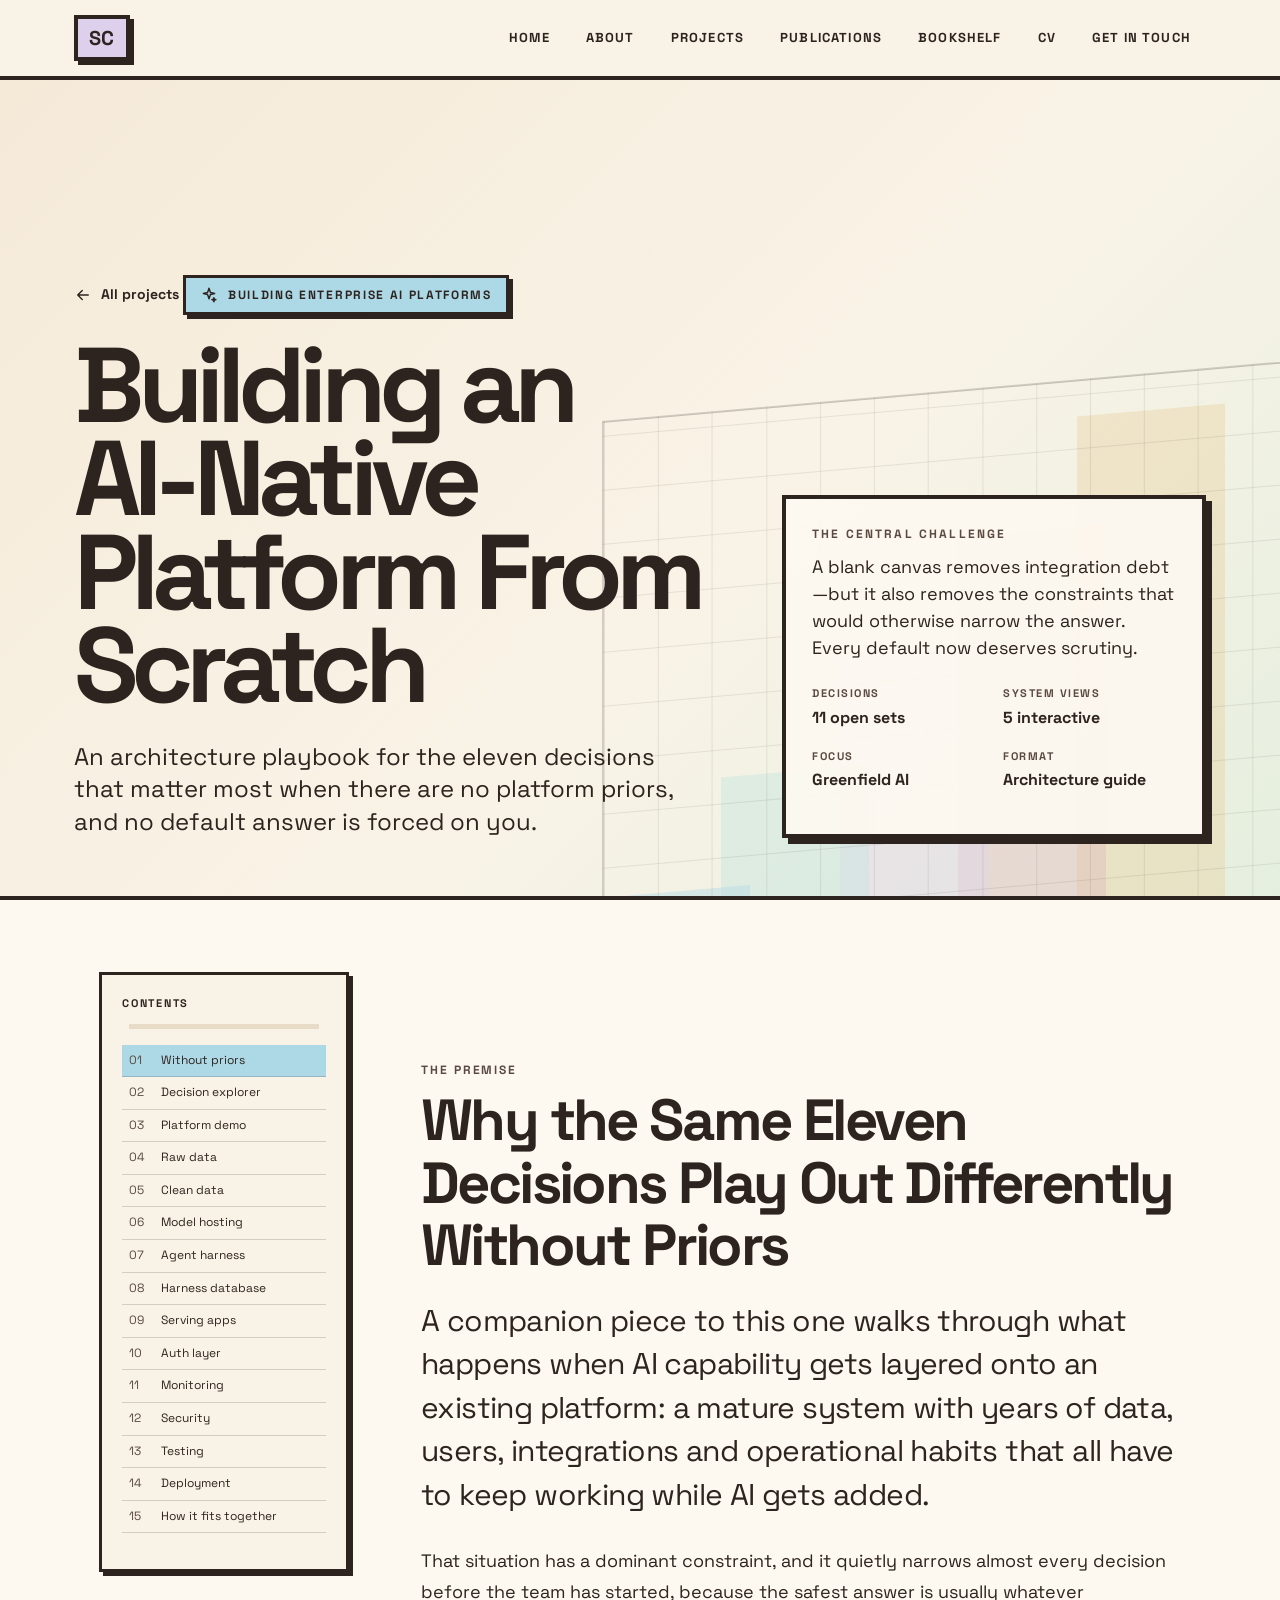
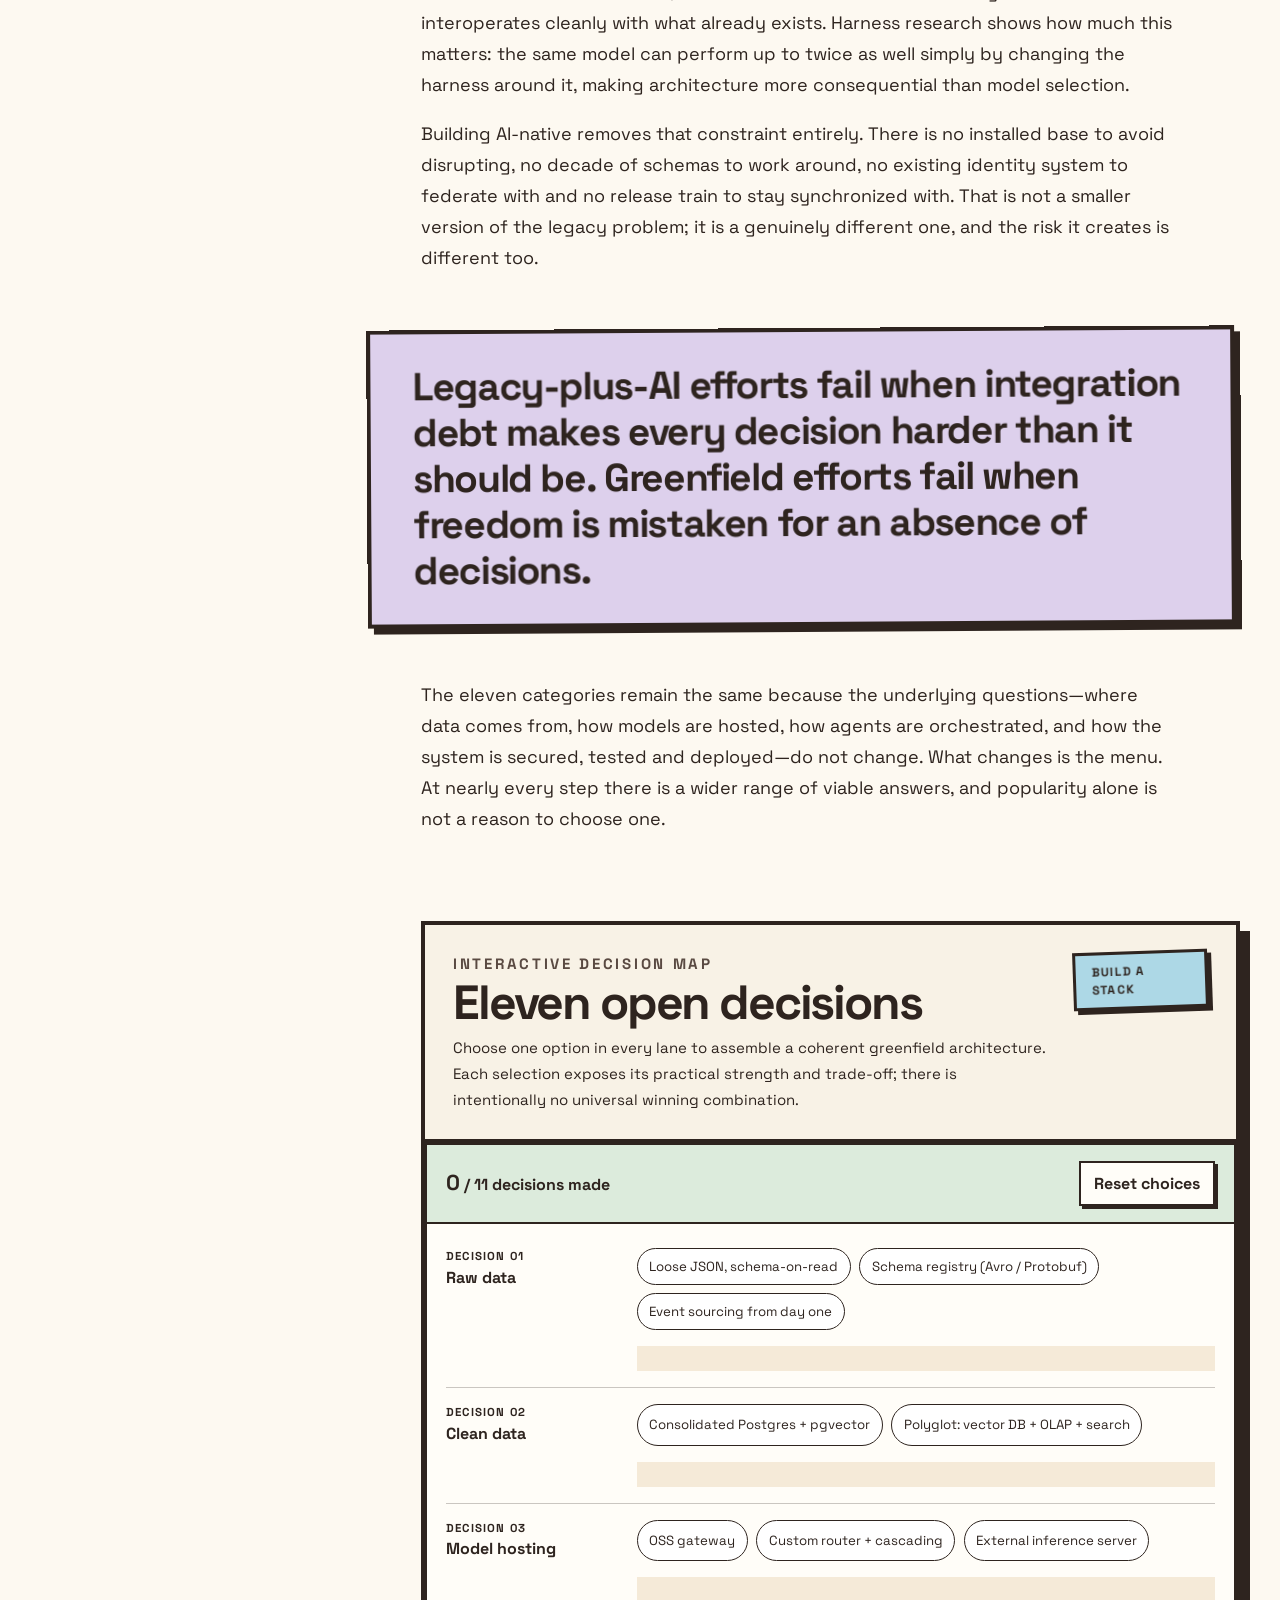
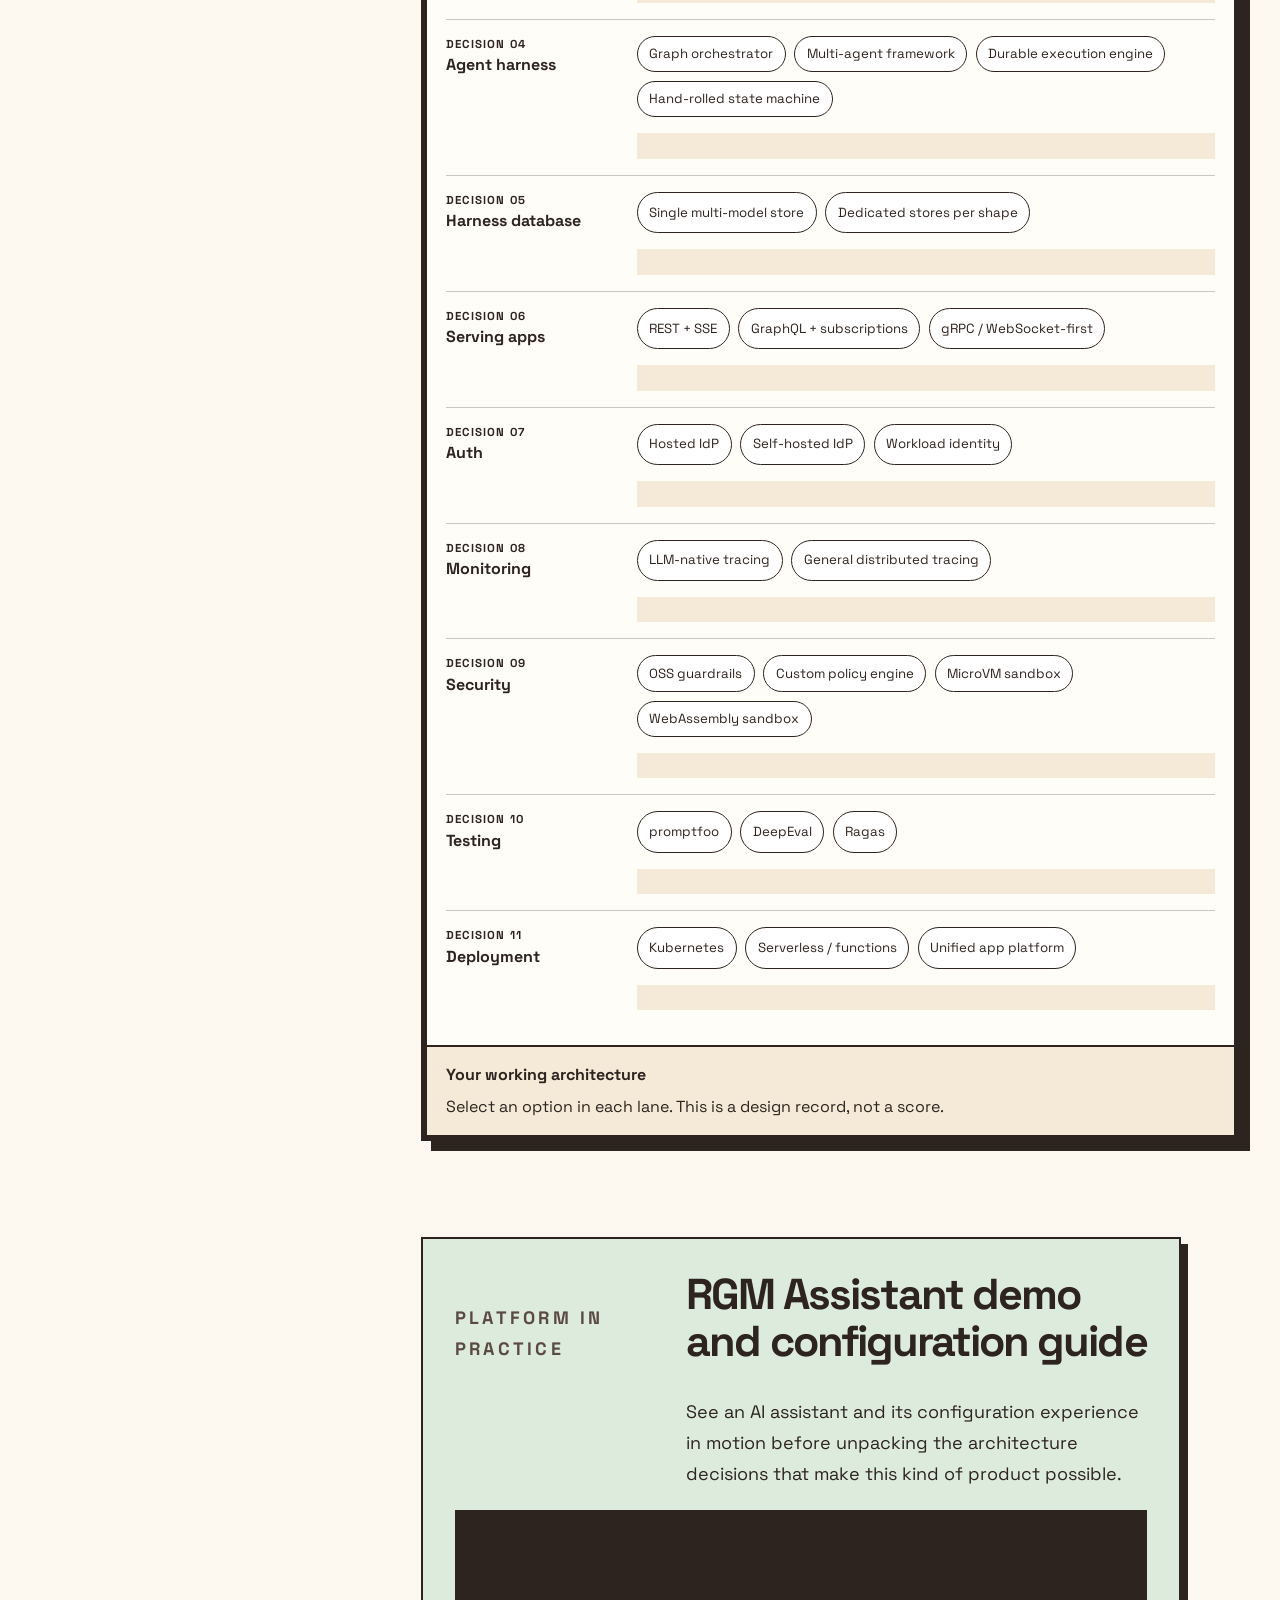
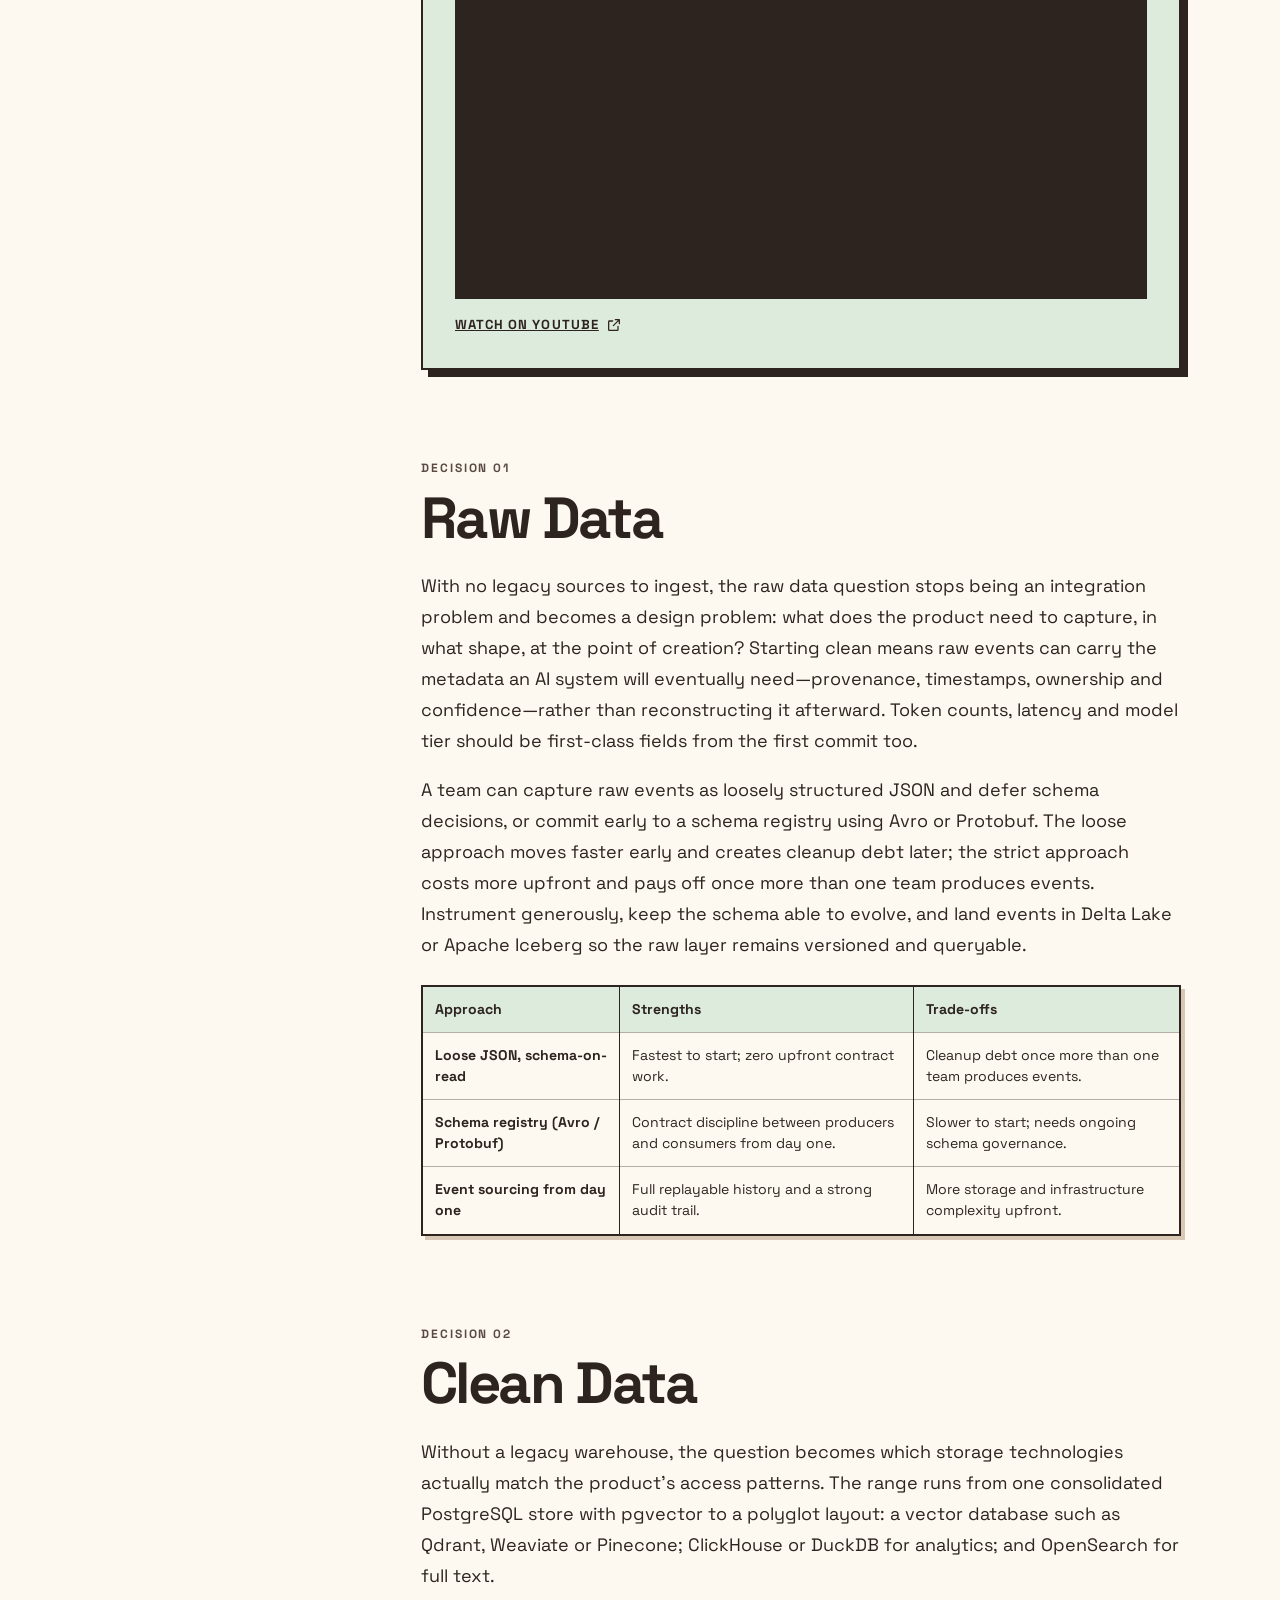
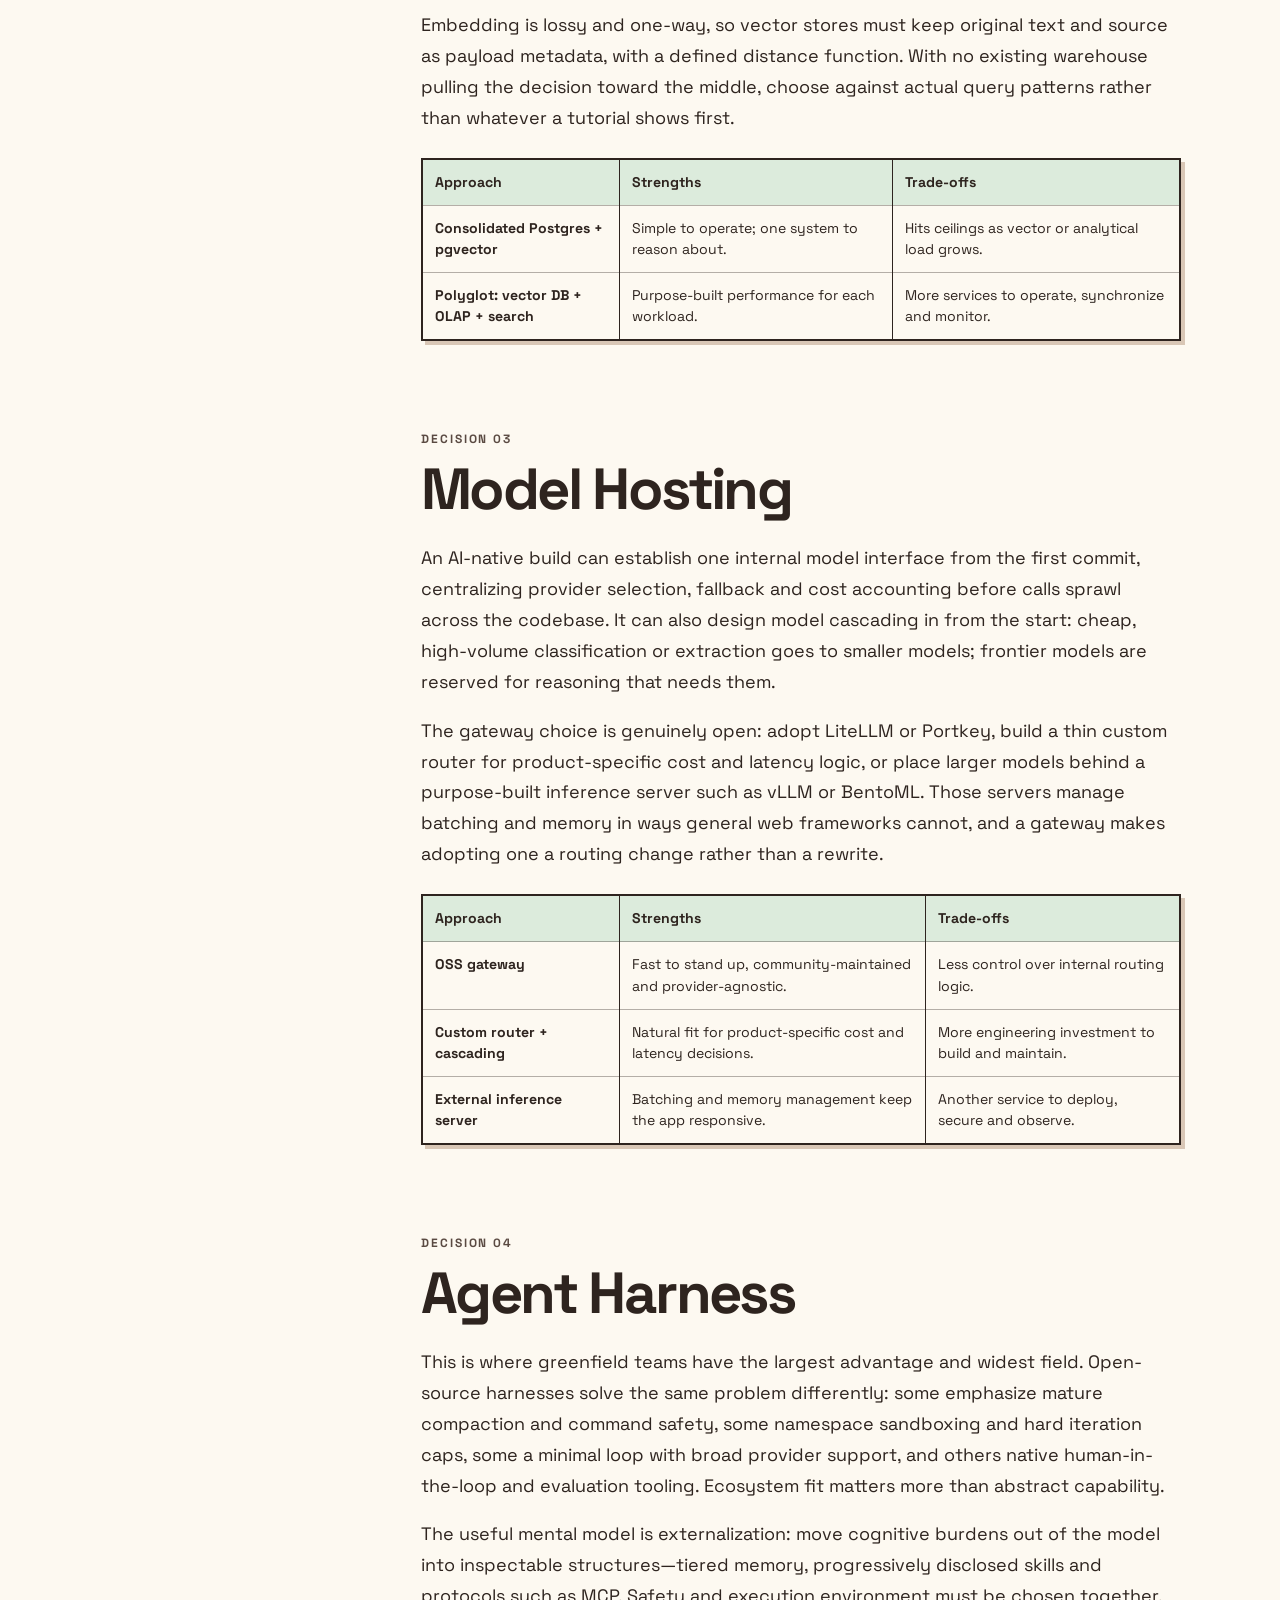
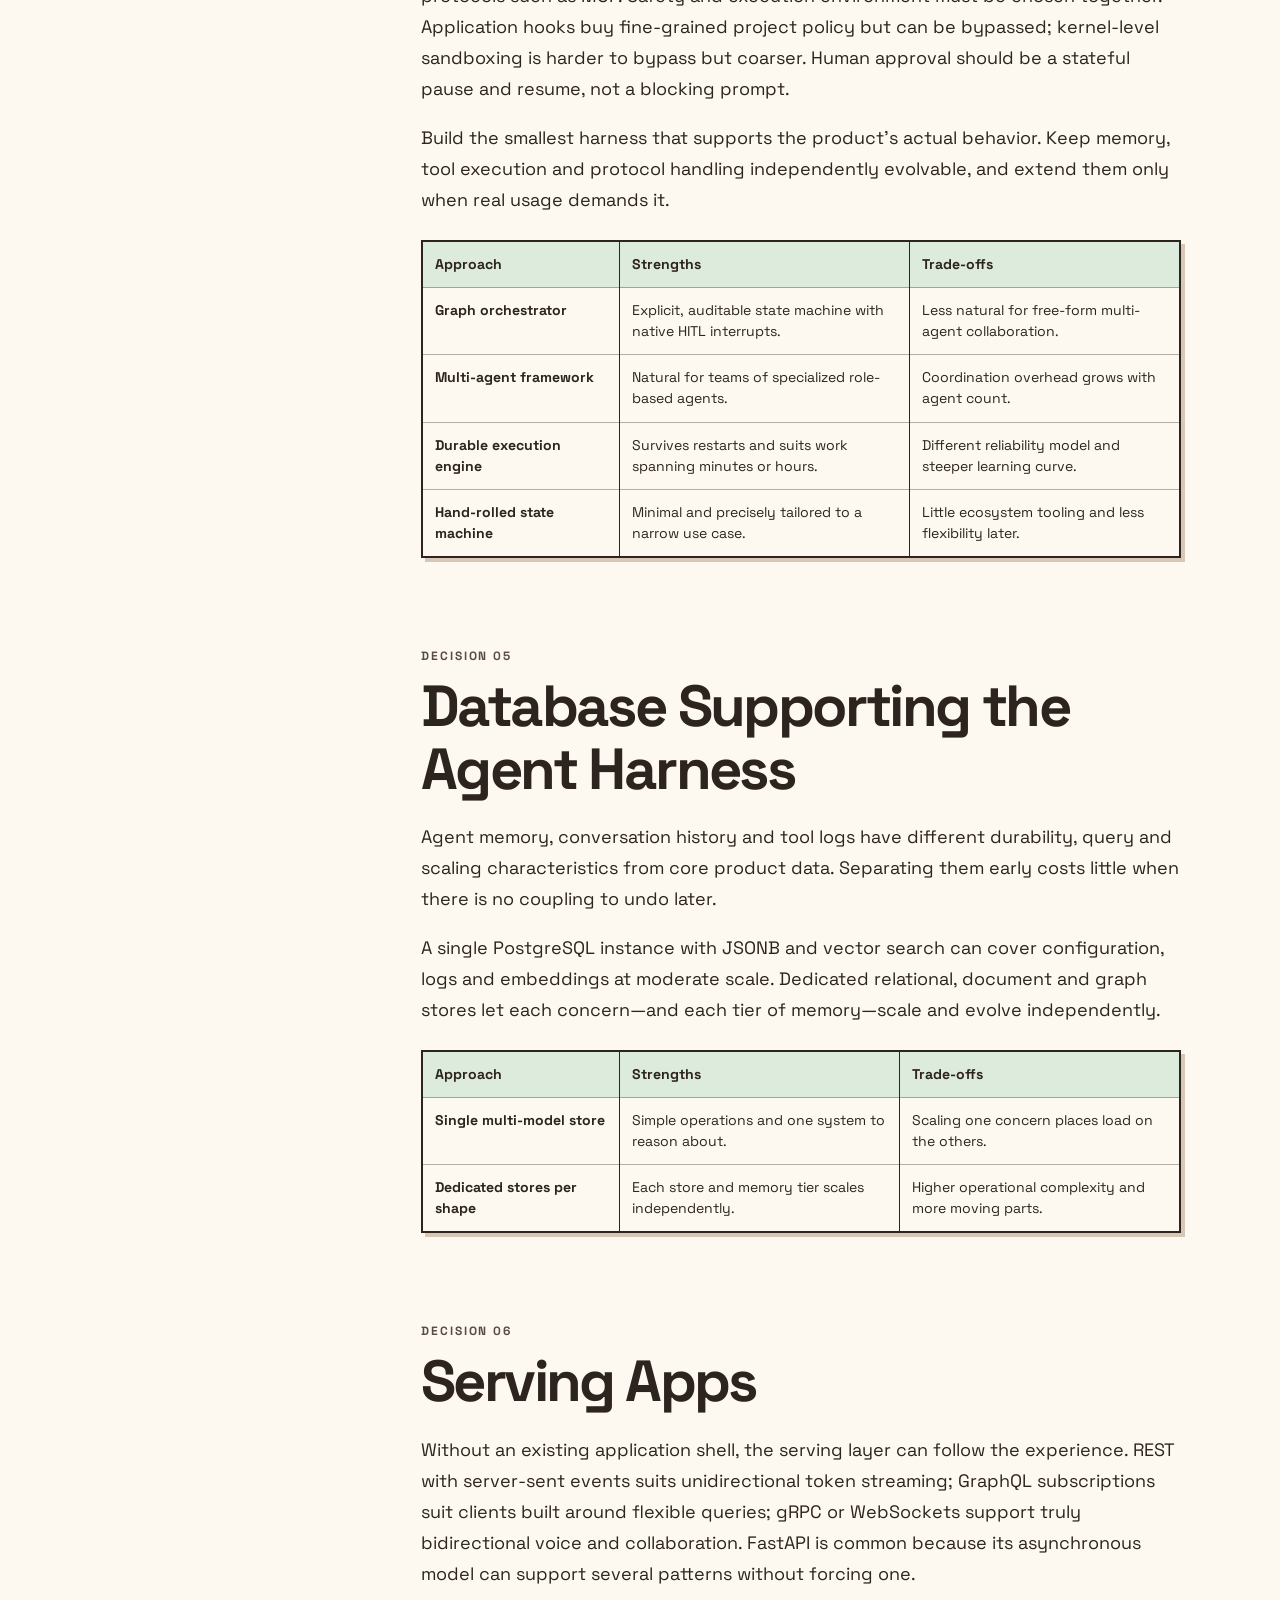
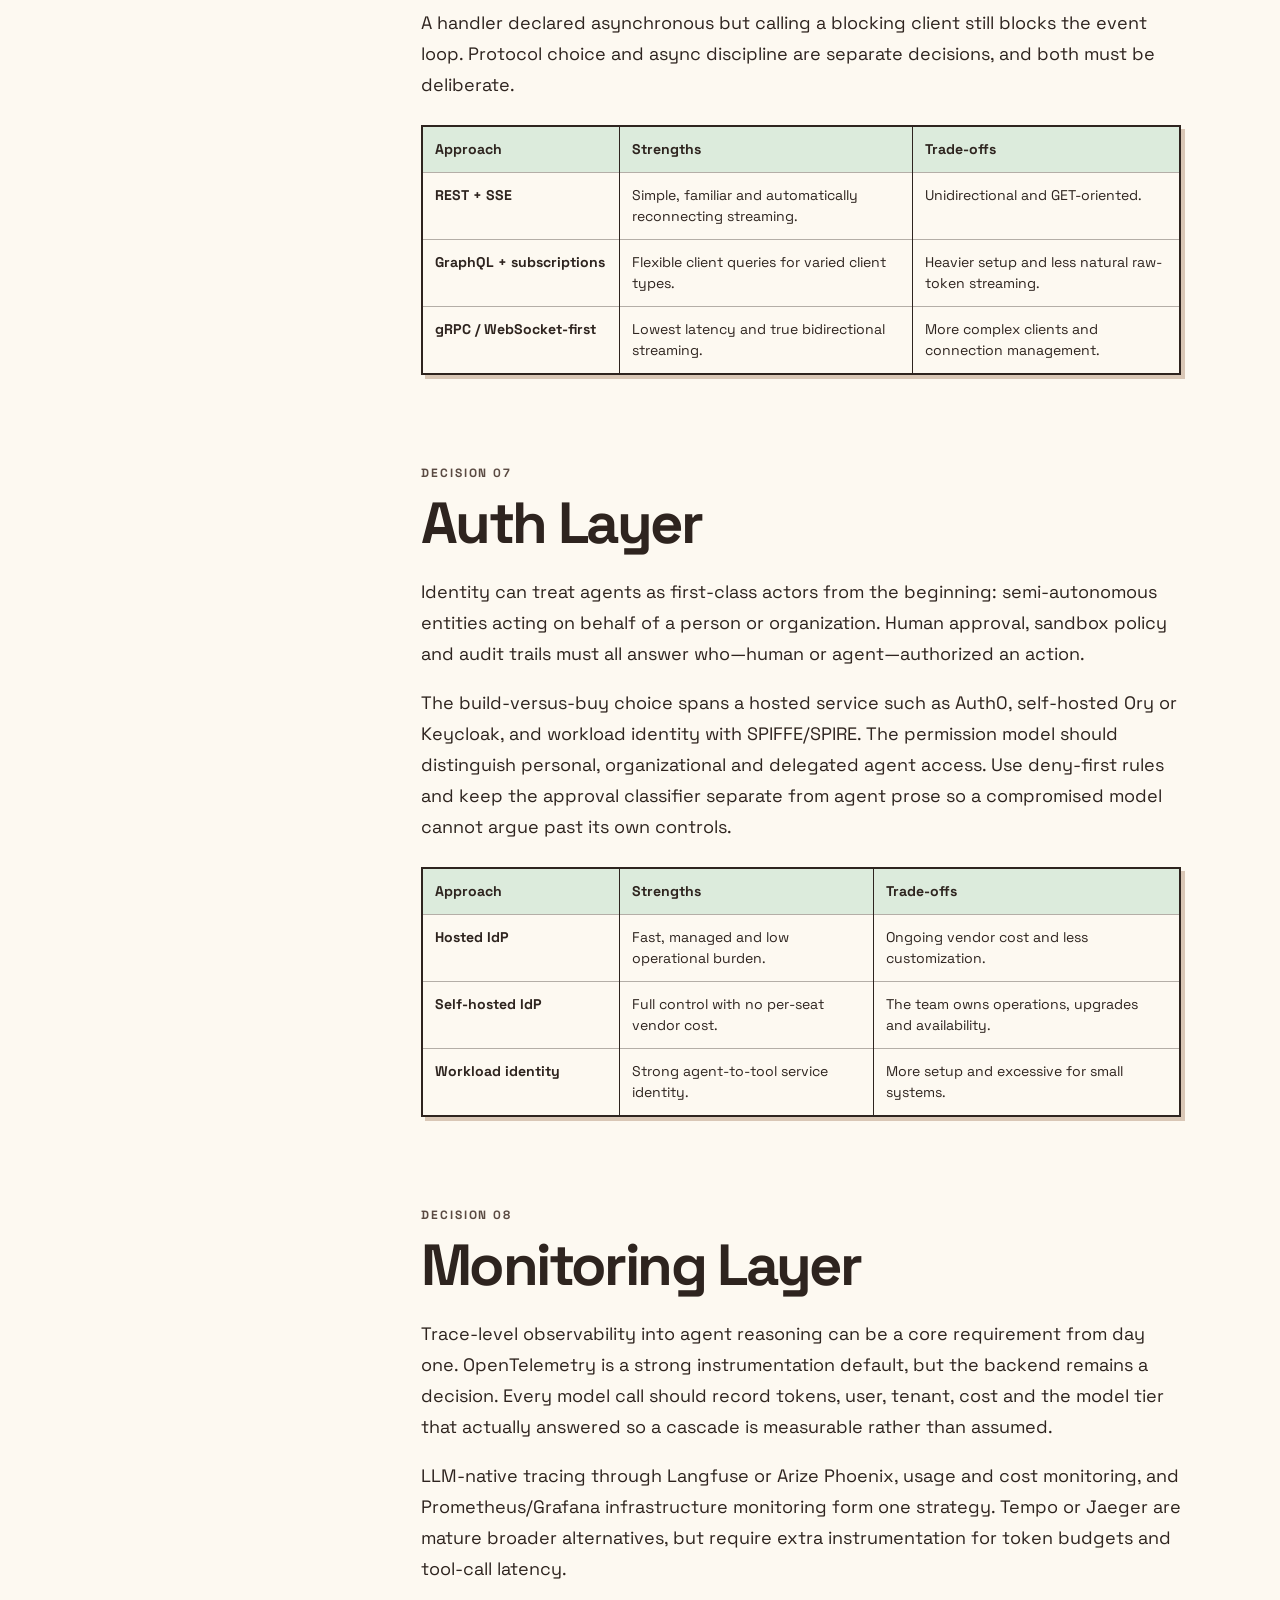
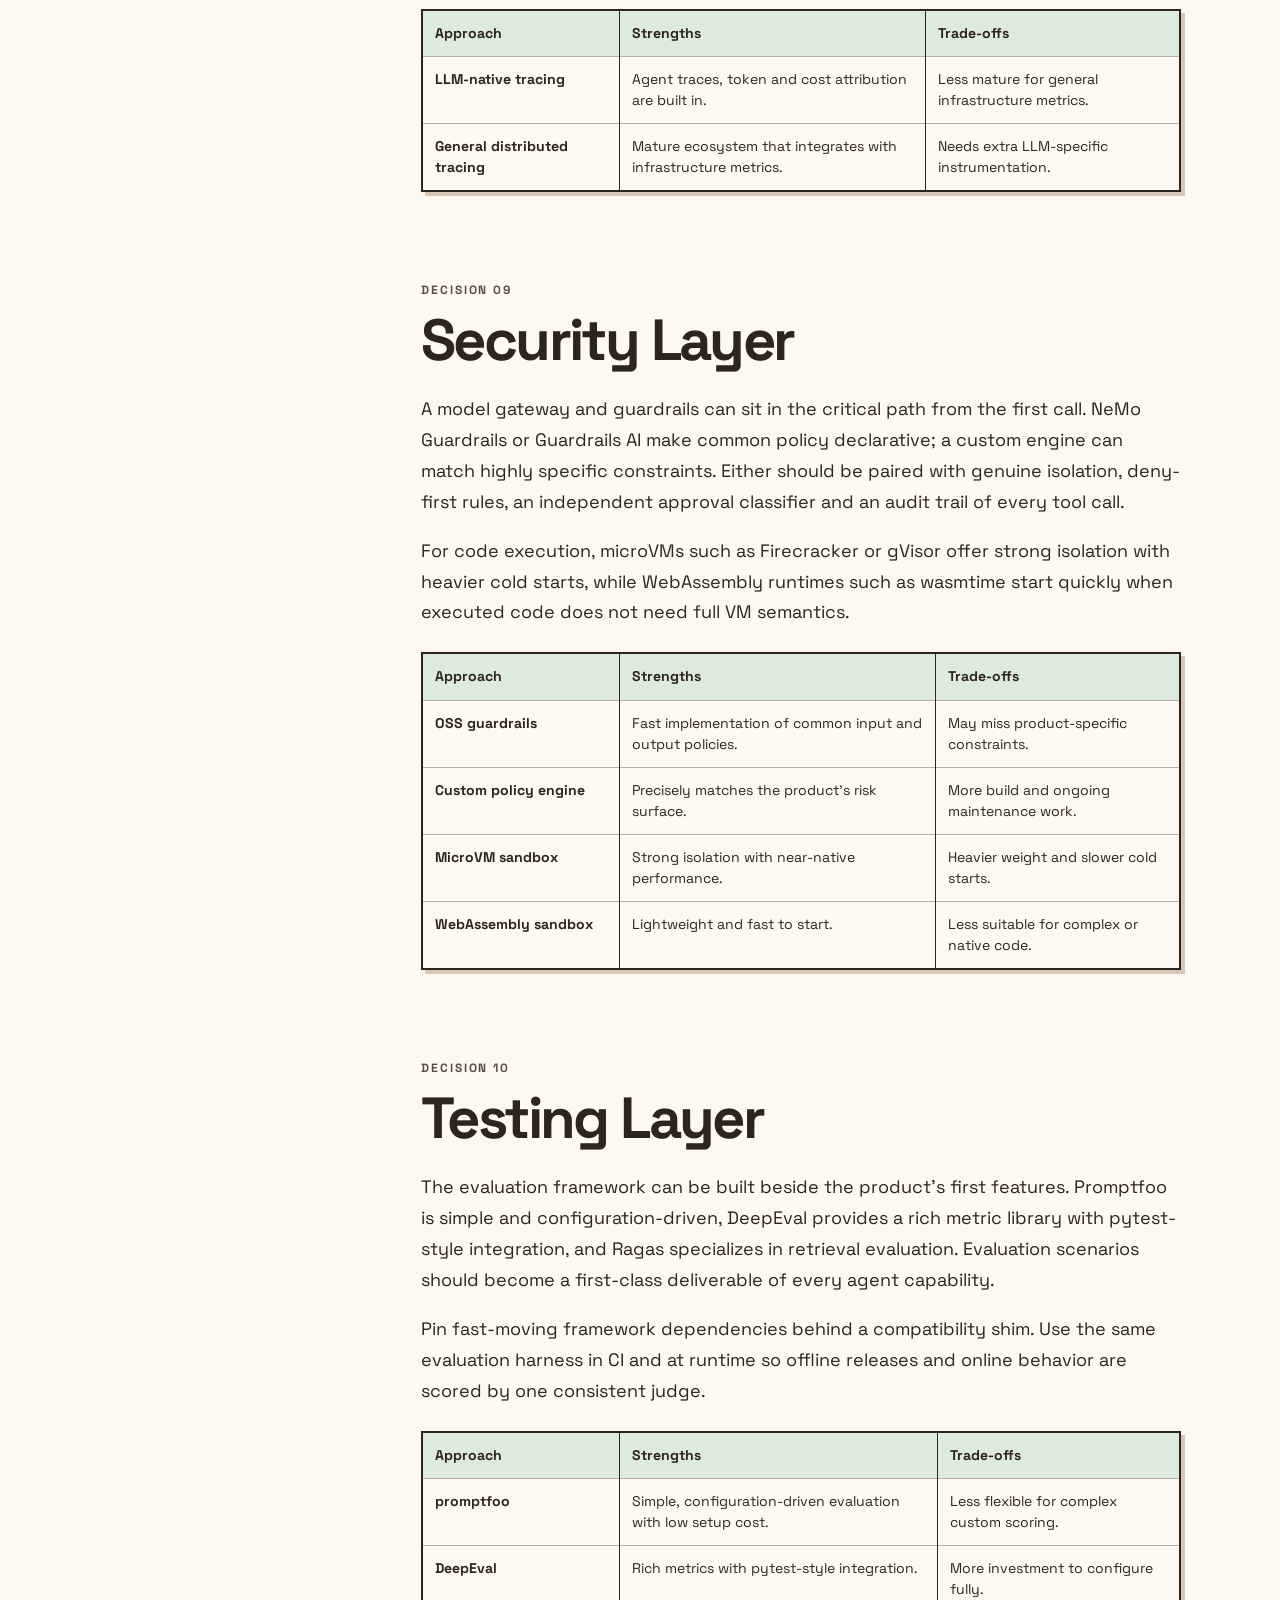
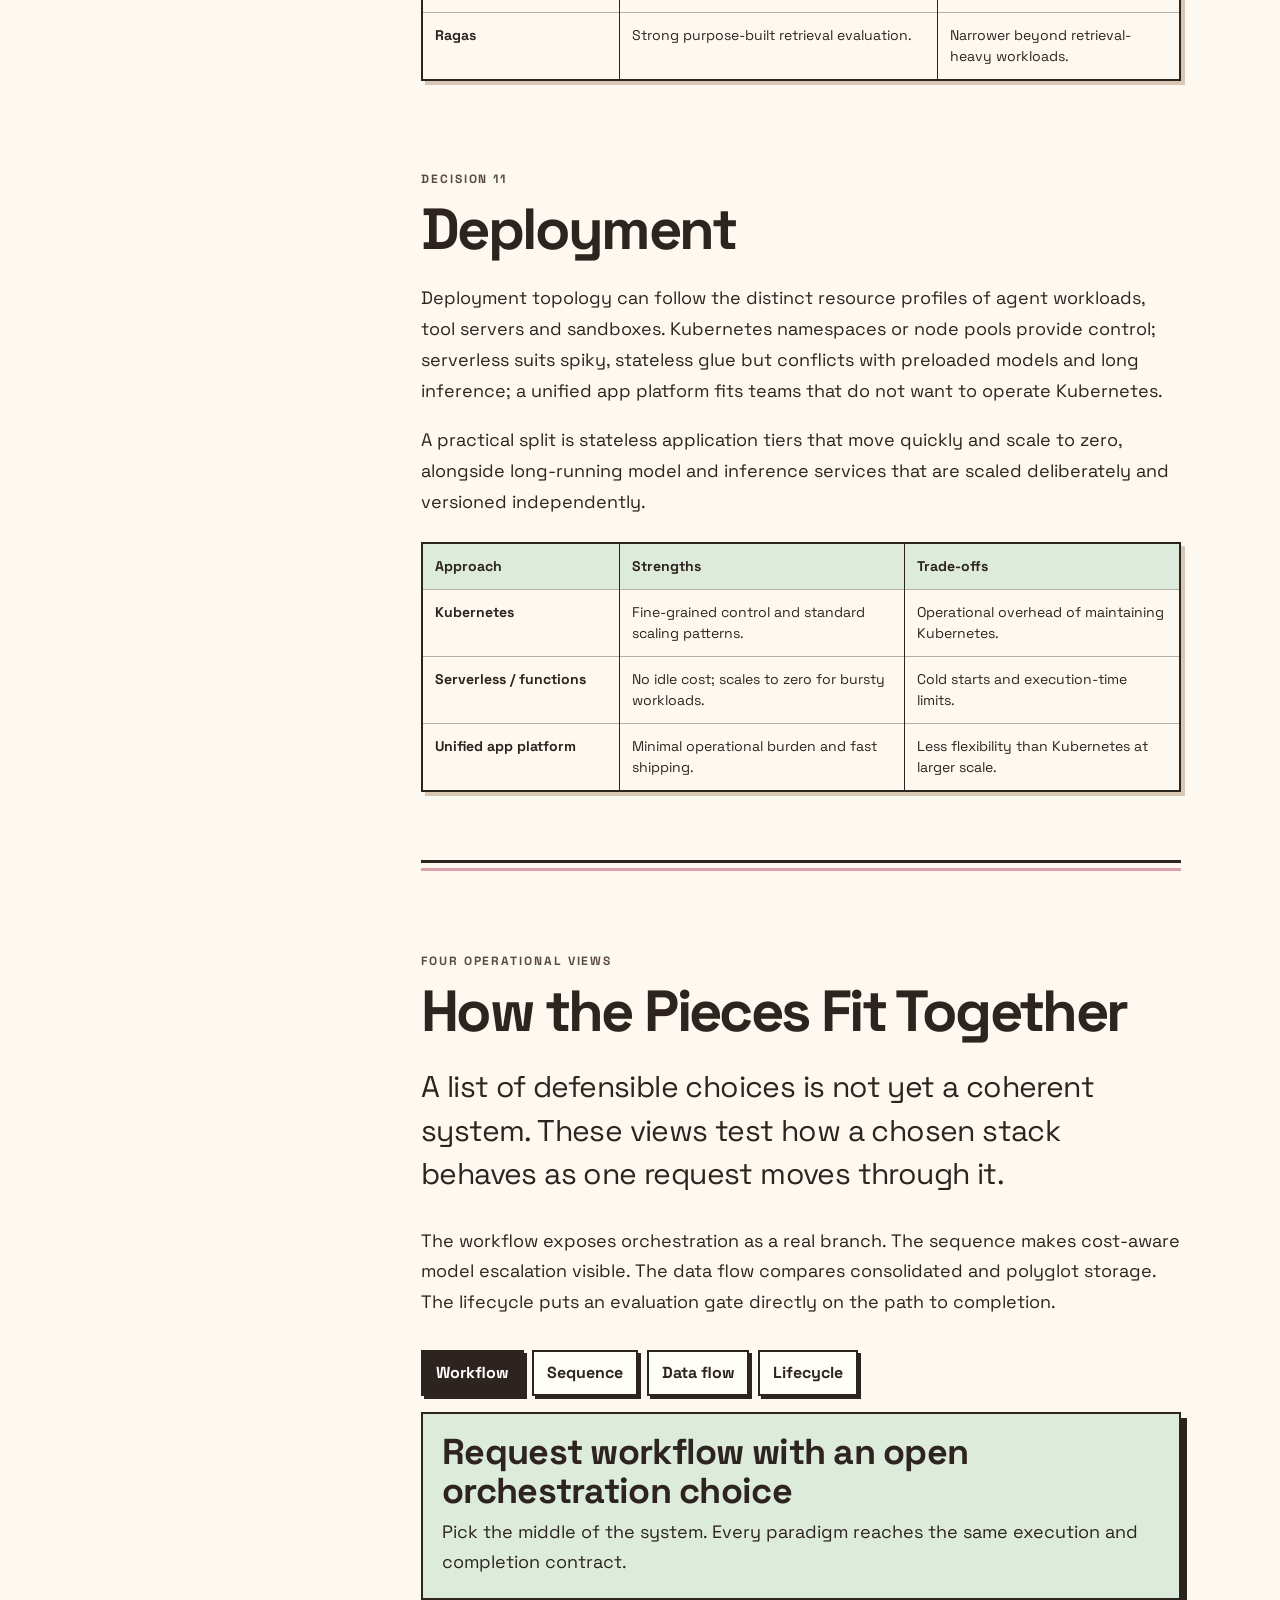
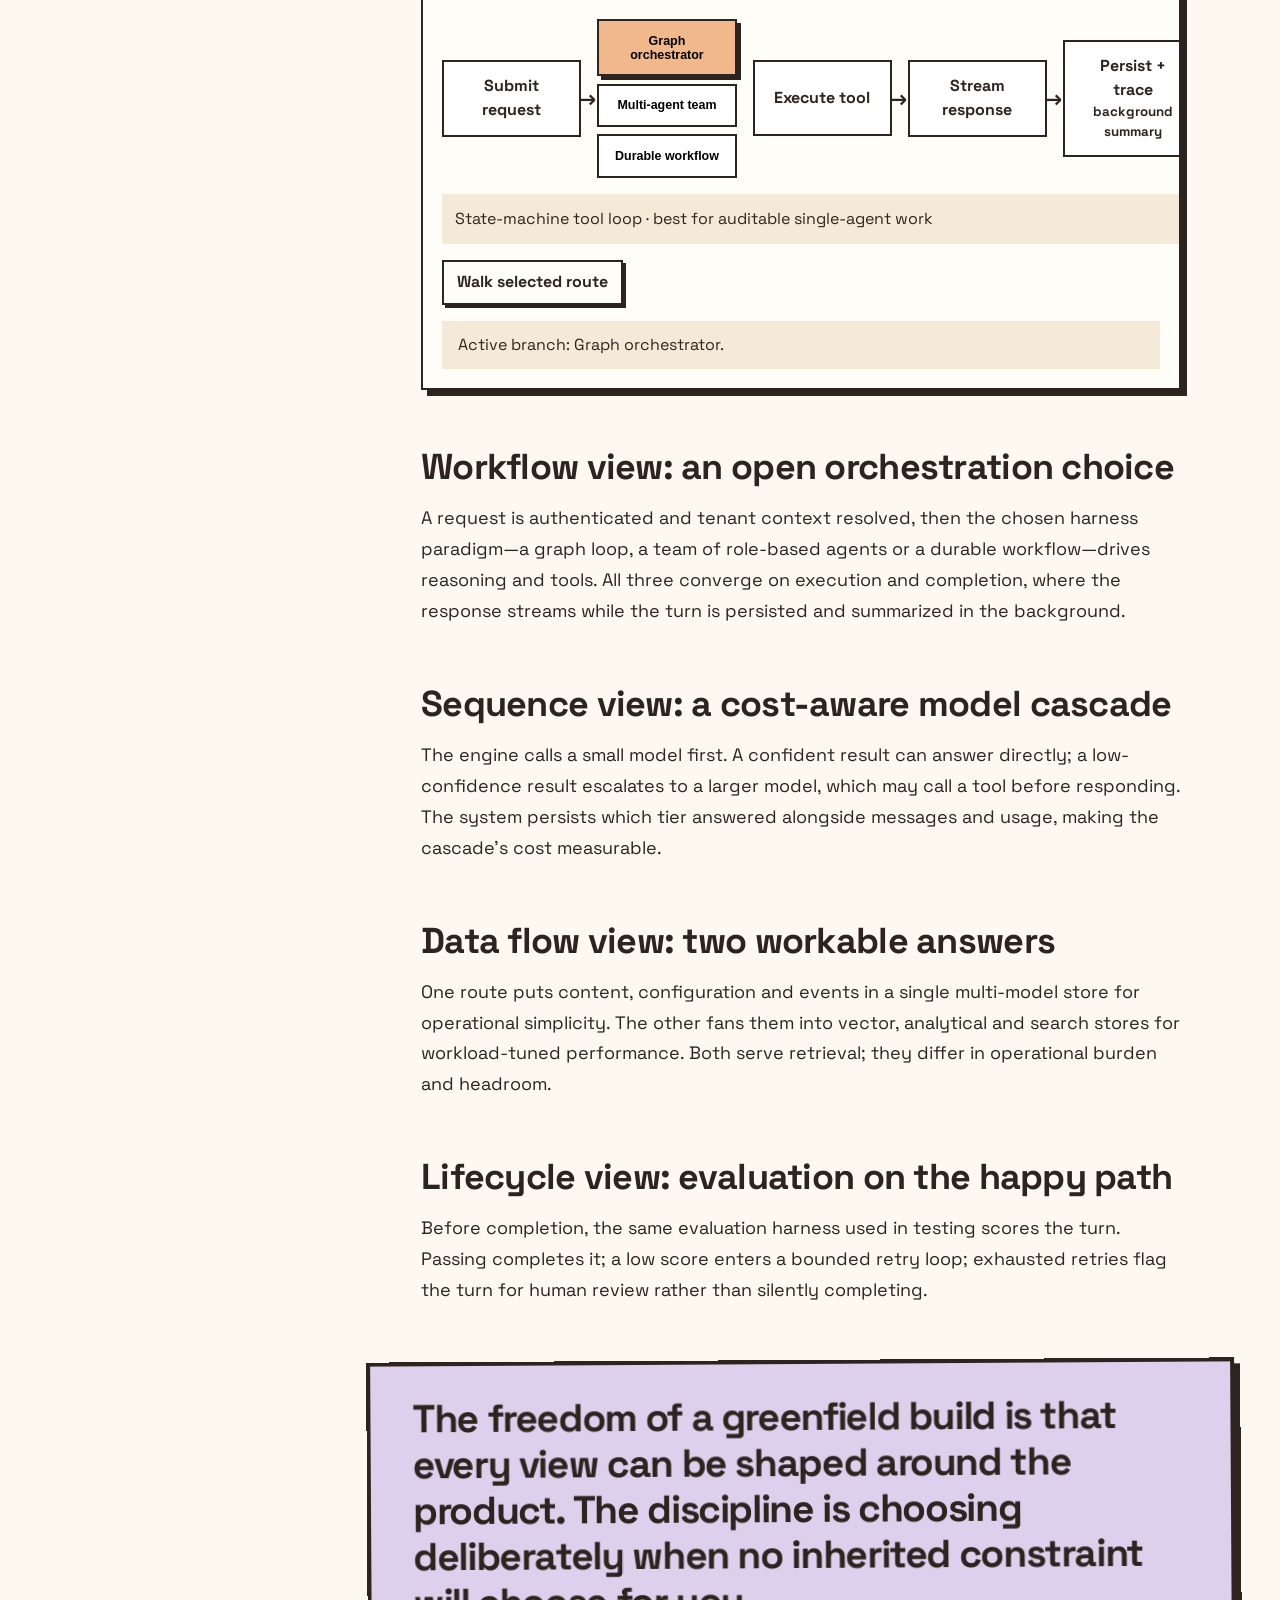
<file: building-ai-native-platform.html>
<!DOCTYPE html>
<html lang="en">
<head>
<meta charset="utf-8">
<meta name="viewport" content="width=device-width, initial-scale=1">
<title>Building an AI-Native Platform From Scratch — Siddharth Chatterjee</title>
<meta name="description" content="An architecture playbook for the eleven open decisions behind a greenfield AI-native platform.">
<link rel="preconnect" href="https://fonts.googleapis.com">
<link rel="preconnect" href="https://fonts.gstatic.com" crossorigin>
<link href="https://fonts.googleapis.com/css2?family=Space+Grotesk:wght@400;500;700&display=swap" rel="stylesheet">
<link rel="stylesheet" href="assets/css/style.css">
<link rel="stylesheet" href="assets/css/ai-layer.css?v=4">
<link rel="stylesheet" href="assets/css/ai-native.css">
</head>
<body id="top" class="article-page native-page">
<div data-nav></div>
<main id="main">
  <header class="article-hero native-hero">
    <div class="wrap article-hero__inner">
      <div>
        <a class="back-link" href="projects.html"><i data-icon="arrowLeft" data-size="18"></i> All projects</a>
        <span class="article-kicker reveal"><i data-icon="spark" data-size="18"></i> Building Enterprise AI Platforms</span>
        <h1 class="article-title reveal">Building an AI-Native Platform From Scratch</h1>
        <p class="article-deck reveal">An architecture playbook for the eleven decisions that matter most when there are no platform priors, and no default answer is forced on you.</p>
      </div>
      <aside class="article-hero__aside reveal reveal--right">
        <p class="eyebrow">The central challenge</p>
        <p class="lead" style="color:var(--ink);margin-bottom:0">A blank canvas removes integration debt—but it also removes the constraints that would otherwise narrow the answer. Every default now deserves scrutiny.</p>
        <dl class="article-meta"><div><dt>Decisions</dt><dd>11 open sets</dd></div><div><dt>System views</dt><dd>5 interactive</dd></div><div><dt>Focus</dt><dd>Greenfield AI</dd></div><div><dt>Format</dt><dd>Architecture guide</dd></div></dl>
      </aside>
    </div>
  </header>

  <div class="wrap article-layout">
    <aside class="article-toc" aria-label="Article contents">
      <p class="article-toc__label">Contents</p><div class="article-toc__progress" aria-hidden="true"><span></span></div>
      <ol><li><a href="#without-priors">Without priors</a></li><li><a href="#decision-explorer">Decision explorer</a></li><li><a href="#platform-demo">Platform demo</a></li><li><a href="#raw-data">Raw data</a></li><li><a href="#clean-data">Clean data</a></li><li><a href="#model-hosting">Model hosting</a></li><li><a href="#agent-harness">Agent harness</a></li><li><a href="#harness-database">Harness database</a></li><li><a href="#serving-apps">Serving apps</a></li><li><a href="#auth-layer">Auth layer</a></li><li><a href="#monitoring-layer">Monitoring</a></li><li><a href="#security-layer">Security</a></li><li><a href="#testing-layer">Testing</a></li><li><a href="#deployment">Deployment</a></li><li><a href="#pieces-fit">How it fits together</a></li></ol>
    </aside>

    <article class="article-body">
      <h2 id="without-priors"><span class="section-no">The premise</span>Why the Same Eleven Decisions Play Out Differently Without Priors</h2>
      <p class="lede">A companion piece to this one walks through what happens when AI capability gets layered onto an existing platform: a mature system with years of data, users, integrations and operational habits that all have to keep working while AI gets added.</p>
      <p>That situation has a dominant constraint, and it quietly narrows almost every decision before the team has started, because the safest answer is usually whatever interoperates cleanly with what already exists. Harness research shows how much this matters: the same model can perform up to twice as well simply by changing the harness around it, making architecture more consequential than model selection.</p>
      <p>Building AI-native removes that constraint entirely. There is no installed base to avoid disrupting, no decade of schemas to work around, no existing identity system to federate with and no release train to stay synchronized with. That is not a smaller version of the legacy problem; it is a genuinely different one, and the risk it creates is different too.</p>
      <div class="pullquote reveal">Legacy-plus-AI efforts fail when integration debt makes every decision harder than it should be. Greenfield efforts fail when freedom is mistaken for an absence of decisions.</div>
      <p>The eleven categories remain the same because the underlying questions—where data comes from, how models are hosted, how agents are orchestrated, and how the system is secured, tested and deployed—do not change. What changes is the menu. At nearly every step there is a wider range of viable answers, and popularity alone is not a reason to choose one.</p>

      <section class="architecture-stage reveal" id="decision-explorer" aria-labelledby="decision-title">
        <div class="architecture-stage__head"><div><p class="eyebrow">Interactive decision map</p><h2 id="decision-title">Eleven open decisions</h2><p>Choose one option in every lane to assemble a coherent greenfield architecture. Each selection exposes its practical strength and trade-off; there is intentionally no universal winning combination.</p></div><span class="sticker">Build a stack</span></div>
        <div data-decision-explorer></div>
      </section>

      <section class="video-feature reveal" id="platform-demo" aria-labelledby="platform-demo-title">
        <div class="video-feature__copy">
          <p class="eyebrow">Platform in practice</p>
          <h2 id="platform-demo-title">RGM Assistant demo and configuration guide</h2>
          <p>See an AI assistant and its configuration experience in motion before unpacking the architecture decisions that make this kind of product possible.</p>
        </div>
        <div class="video-feature__frame">
          <iframe src="https://www.youtube-nocookie.com/embed/WqpCh7FS7JI" title="RGM Assistant Demo and Configuration Guide" loading="lazy" referrerpolicy="strict-origin-when-cross-origin" allow="accelerometer; autoplay; clipboard-write; encrypted-media; gyroscope; picture-in-picture; web-share" allowfullscreen></iframe>
        </div>
        <a class="video-feature__link" href="https://www.youtube.com/watch?v=WqpCh7FS7JI" target="_blank" rel="noopener noreferrer">Watch on YouTube <i data-icon="external" data-size="16"></i></a>
      </section>

      <h2 id="raw-data"><span class="section-no">Decision 01</span>Raw Data</h2>
      <p>With no legacy sources to ingest, the raw data question stops being an integration problem and becomes a design problem: what does the product need to capture, in what shape, at the point of creation? Starting clean means raw events can carry the metadata an AI system will eventually need—provenance, timestamps, ownership and confidence—rather than reconstructing it afterward. Token counts, latency and model tier should be first-class fields from the first commit too.</p>
      <p>A team can capture raw events as loosely structured JSON and defer schema decisions, or commit early to a schema registry using Avro or Protobuf. The loose approach moves faster early and creates cleanup debt later; the strict approach costs more upfront and pays off once more than one team produces events. Instrument generously, keep the schema able to evolve, and land events in Delta Lake or Apache Iceberg so the raw layer remains versioned and queryable.</p>
      <div class="comparison-table" data-decision-table="raw"></div>

      <h2 id="clean-data"><span class="section-no">Decision 02</span>Clean Data</h2>
      <p>Without a legacy warehouse, the question becomes which storage technologies actually match the product’s access patterns. The range runs from one consolidated PostgreSQL store with pgvector to a polyglot layout: a vector database such as Qdrant, Weaviate or Pinecone; ClickHouse or DuckDB for analytics; and OpenSearch for full text.</p>
      <p>Embedding is lossy and one-way, so vector stores must keep original text and source as payload metadata, with a defined distance function. With no existing warehouse pulling the decision toward the middle, choose against actual query patterns rather than whatever a tutorial shows first.</p>
      <div class="comparison-table" data-decision-table="clean"></div>

      <h2 id="model-hosting"><span class="section-no">Decision 03</span>Model Hosting</h2>
      <p>An AI-native build can establish one internal model interface from the first commit, centralizing provider selection, fallback and cost accounting before calls sprawl across the codebase. It can also design model cascading in from the start: cheap, high-volume classification or extraction goes to smaller models; frontier models are reserved for reasoning that needs them.</p>
      <p>The gateway choice is genuinely open: adopt LiteLLM or Portkey, build a thin custom router for product-specific cost and latency logic, or place larger models behind a purpose-built inference server such as vLLM or BentoML. Those servers manage batching and memory in ways general web frameworks cannot, and a gateway makes adopting one a routing change rather than a rewrite.</p>
      <div class="comparison-table" data-decision-table="models"></div>

      <h2 id="agent-harness"><span class="section-no">Decision 04</span>Agent Harness</h2>
      <p>This is where greenfield teams have the largest advantage and widest field. Open-source harnesses solve the same problem differently: some emphasize mature compaction and command safety, some namespace sandboxing and hard iteration caps, some a minimal loop with broad provider support, and others native human-in-the-loop and evaluation tooling. Ecosystem fit matters more than abstract capability.</p>
      <p>The useful mental model is externalization: move cognitive burdens out of the model into inspectable structures—tiered memory, progressively disclosed skills and protocols such as MCP. Safety and execution environment must be chosen together. Application hooks buy fine-grained project policy but can be bypassed; kernel-level sandboxing is harder to bypass but coarser. Human approval should be a stateful pause and resume, not a blocking prompt.</p>
      <p>Build the smallest harness that supports the product’s actual behavior. Keep memory, tool execution and protocol handling independently evolvable, and extend them only when real usage demands it.</p>
      <div class="comparison-table" data-decision-table="harness"></div>

      <h2 id="harness-database"><span class="section-no">Decision 05</span>Database Supporting the Agent Harness</h2>
      <p>Agent memory, conversation history and tool logs have different durability, query and scaling characteristics from core product data. Separating them early costs little when there is no coupling to undo later.</p>
      <p>A single PostgreSQL instance with JSONB and vector search can cover configuration, logs and embeddings at moderate scale. Dedicated relational, document and graph stores let each concern—and each tier of memory—scale and evolve independently.</p>
      <div class="comparison-table" data-decision-table="database"></div>

      <h2 id="serving-apps"><span class="section-no">Decision 06</span>Serving Apps</h2>
      <p>Without an existing application shell, the serving layer can follow the experience. REST with server-sent events suits unidirectional token streaming; GraphQL subscriptions suit clients built around flexible queries; gRPC or WebSockets support truly bidirectional voice and collaboration. FastAPI is common because its asynchronous model can support several patterns without forcing one.</p>
      <p>A handler declared asynchronous but calling a blocking client still blocks the event loop. Protocol choice and async discipline are separate decisions, and both must be deliberate.</p>
      <div class="comparison-table" data-decision-table="serving"></div>

      <h2 id="auth-layer"><span class="section-no">Decision 07</span>Auth Layer</h2>
      <p>Identity can treat agents as first-class actors from the beginning: semi-autonomous entities acting on behalf of a person or organization. Human approval, sandbox policy and audit trails must all answer who—human or agent—authorized an action.</p>
      <p>The build-versus-buy choice spans a hosted service such as Auth0, self-hosted Ory or Keycloak, and workload identity with SPIFFE/SPIRE. The permission model should distinguish personal, organizational and delegated agent access. Use deny-first rules and keep the approval classifier separate from agent prose so a compromised model cannot argue past its own controls.</p>
      <div class="comparison-table" data-decision-table="auth"></div>

      <h2 id="monitoring-layer"><span class="section-no">Decision 08</span>Monitoring Layer</h2>
      <p>Trace-level observability into agent reasoning can be a core requirement from day one. OpenTelemetry is a strong instrumentation default, but the backend remains a decision. Every model call should record tokens, user, tenant, cost and the model tier that actually answered so a cascade is measurable rather than assumed.</p>
      <p>LLM-native tracing through Langfuse or Arize Phoenix, usage and cost monitoring, and Prometheus/Grafana infrastructure monitoring form one strategy. Tempo or Jaeger are mature broader alternatives, but require extra instrumentation for token budgets and tool-call latency.</p>
      <div class="comparison-table" data-decision-table="monitoring"></div>

      <h2 id="security-layer"><span class="section-no">Decision 09</span>Security Layer</h2>
      <p>A model gateway and guardrails can sit in the critical path from the first call. NeMo Guardrails or Guardrails AI make common policy declarative; a custom engine can match highly specific constraints. Either should be paired with genuine isolation, deny-first rules, an independent approval classifier and an audit trail of every tool call.</p>
      <p>For code execution, microVMs such as Firecracker or gVisor offer strong isolation with heavier cold starts, while WebAssembly runtimes such as wasmtime start quickly when executed code does not need full VM semantics.</p>
      <div class="comparison-table" data-decision-table="security"></div>

      <h2 id="testing-layer"><span class="section-no">Decision 10</span>Testing Layer</h2>
      <p>The evaluation framework can be built beside the product’s first features. Promptfoo is simple and configuration-driven, DeepEval provides a rich metric library with pytest-style integration, and Ragas specializes in retrieval evaluation. Evaluation scenarios should become a first-class deliverable of every agent capability.</p>
      <p>Pin fast-moving framework dependencies behind a compatibility shim. Use the same evaluation harness in CI and at runtime so offline releases and online behavior are scored by one consistent judge.</p>
      <div class="comparison-table" data-decision-table="testing"></div>

      <h2 id="deployment"><span class="section-no">Decision 11</span>Deployment</h2>
      <p>Deployment topology can follow the distinct resource profiles of agent workloads, tool servers and sandboxes. Kubernetes namespaces or node pools provide control; serverless suits spiky, stateless glue but conflicts with preloaded models and long inference; a unified app platform fits teams that do not want to operate Kubernetes.</p>
      <p>A practical split is stateless application tiers that move quickly and scale to zero, alongside long-running model and inference services that are scaled deliberately and versioned independently.</p>
      <div class="comparison-table" data-decision-table="deployment"></div>

      <div class="article-divider"></div>
      <h2 id="pieces-fit"><span class="section-no">Four operational views</span>How the Pieces Fit Together</h2>
      <p class="lede">A list of defensible choices is not yet a coherent system. These views test how a chosen stack behaves as one request moves through it.</p>
      <p>The workflow exposes orchestration as a real branch. The sequence makes cost-aware model escalation visible. The data flow compares consolidated and polyglot storage. The lifecycle puts an evaluation gate directly on the path to completion.</p>
      <section class="native-views reveal" aria-label="Interactive architecture views"><div data-native-views></div></section>

      <h3>Workflow view: an open orchestration choice</h3>
      <p>A request is authenticated and tenant context resolved, then the chosen harness paradigm—a graph loop, a team of role-based agents or a durable workflow—drives reasoning and tools. All three converge on execution and completion, where the response streams while the turn is persisted and summarized in the background.</p>
      <h3>Sequence view: a cost-aware model cascade</h3>
      <p>The engine calls a small model first. A confident result can answer directly; a low-confidence result escalates to a larger model, which may call a tool before responding. The system persists which tier answered alongside messages and usage, making the cascade’s cost measurable.</p>
      <h3>Data flow view: two workable answers</h3>
      <p>One route puts content, configuration and events in a single multi-model store for operational simplicity. The other fans them into vector, analytical and search stores for workload-tuned performance. Both serve retrieval; they differ in operational burden and headroom.</p>
      <h3>Lifecycle view: evaluation on the happy path</h3>
      <p>Before completion, the same evaluation harness used in testing scores the turn. Passing completes it; a low score enters a bounded retry loop; exhausted retries flag the turn for human review rather than silently completing.</p>
      <div class="pullquote reveal">The freedom of a greenfield build is that every view can be shaped around the product. The discipline is choosing deliberately when no inherited constraint will choose for you.</div>
    </article>
  </div>
</main>
<div data-contact></div><div data-footer></div>
<script src="assets/js/site.js"></script>
<script src="assets/js/ai-native.js"></script>
</body>
</html>
</file>
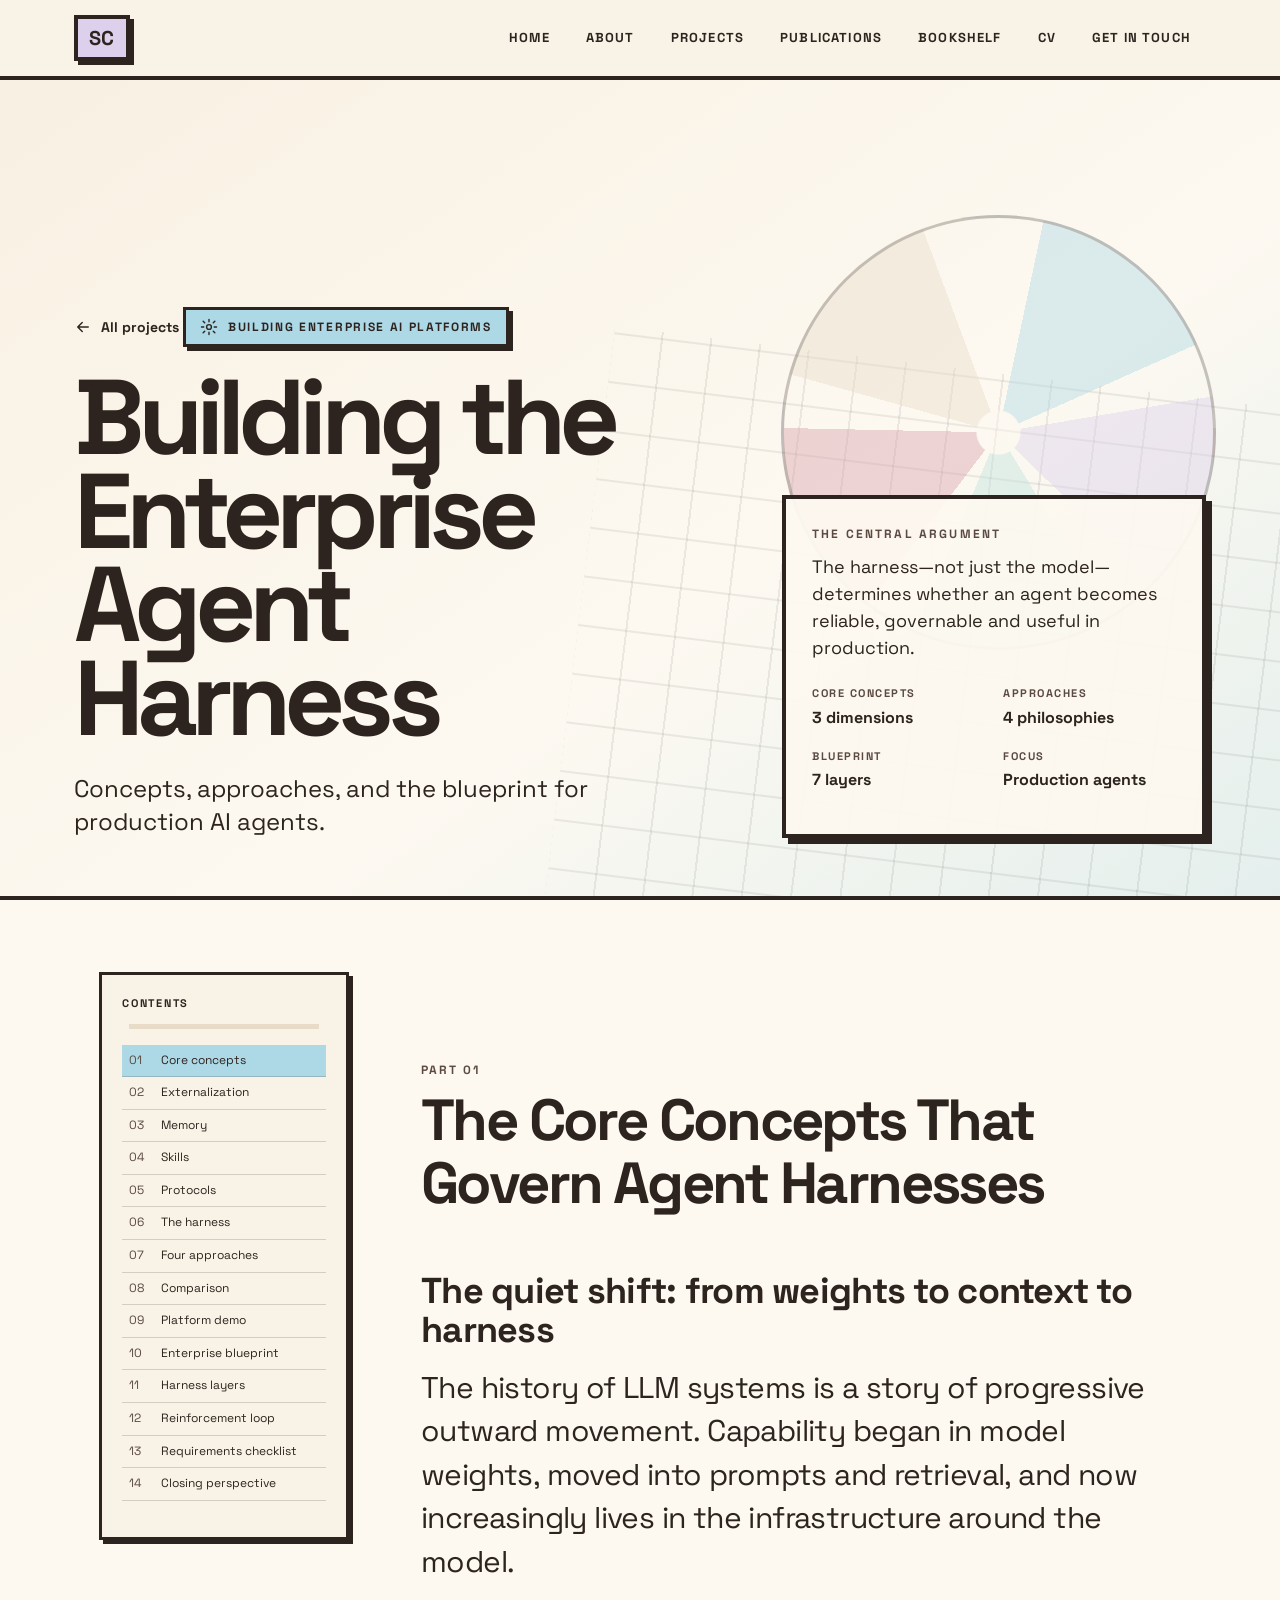
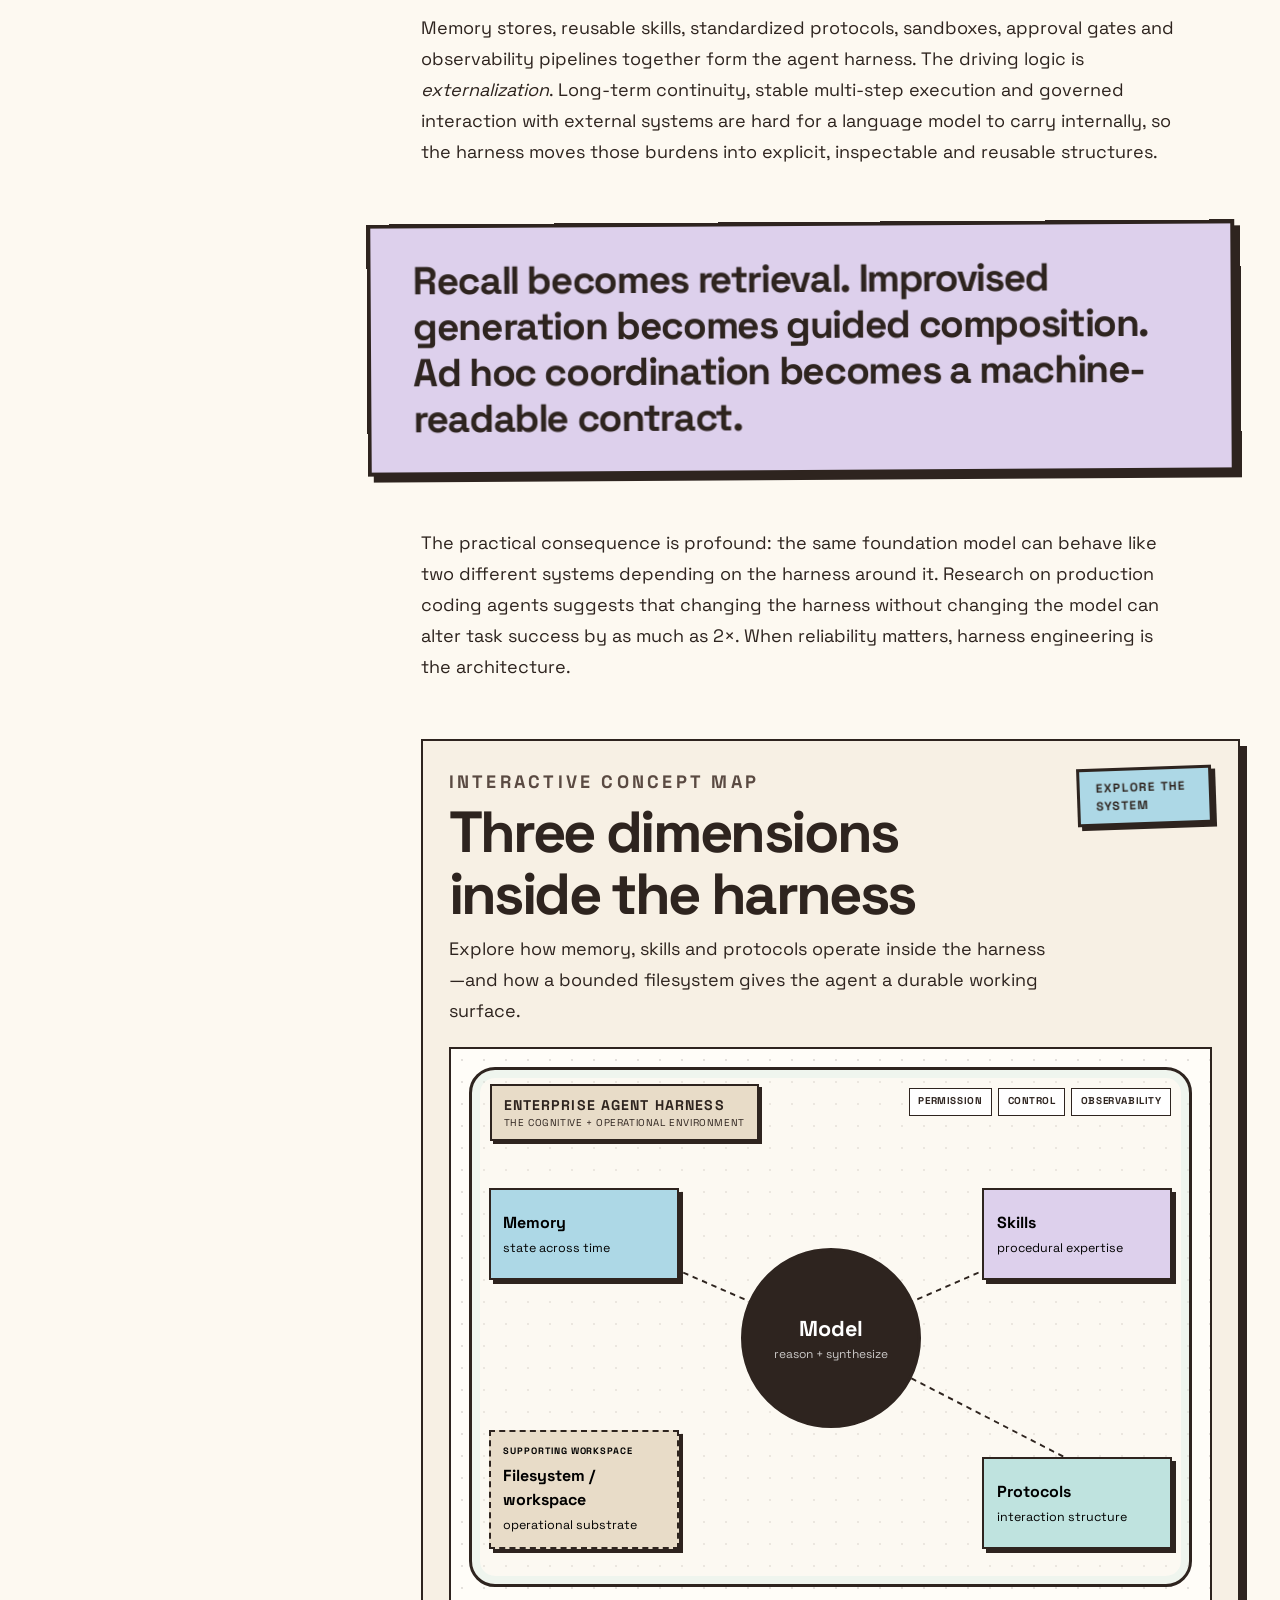
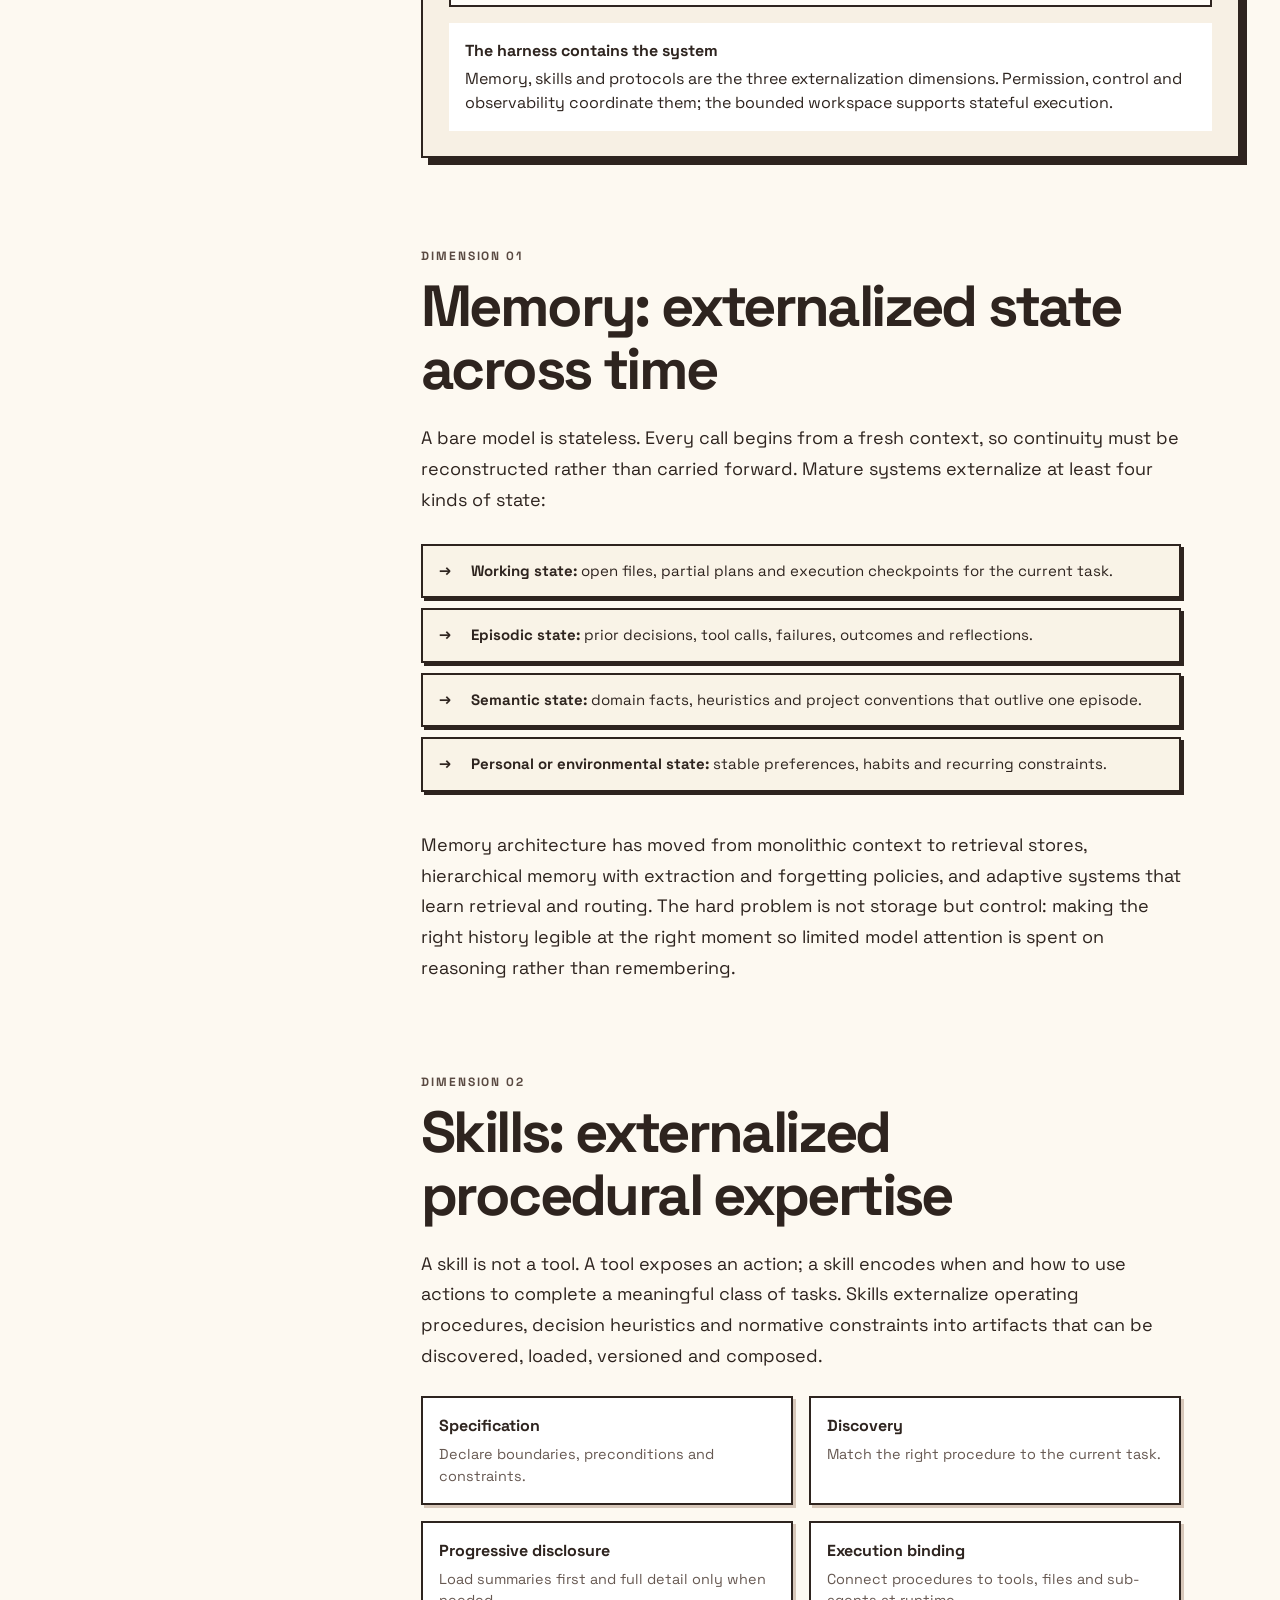
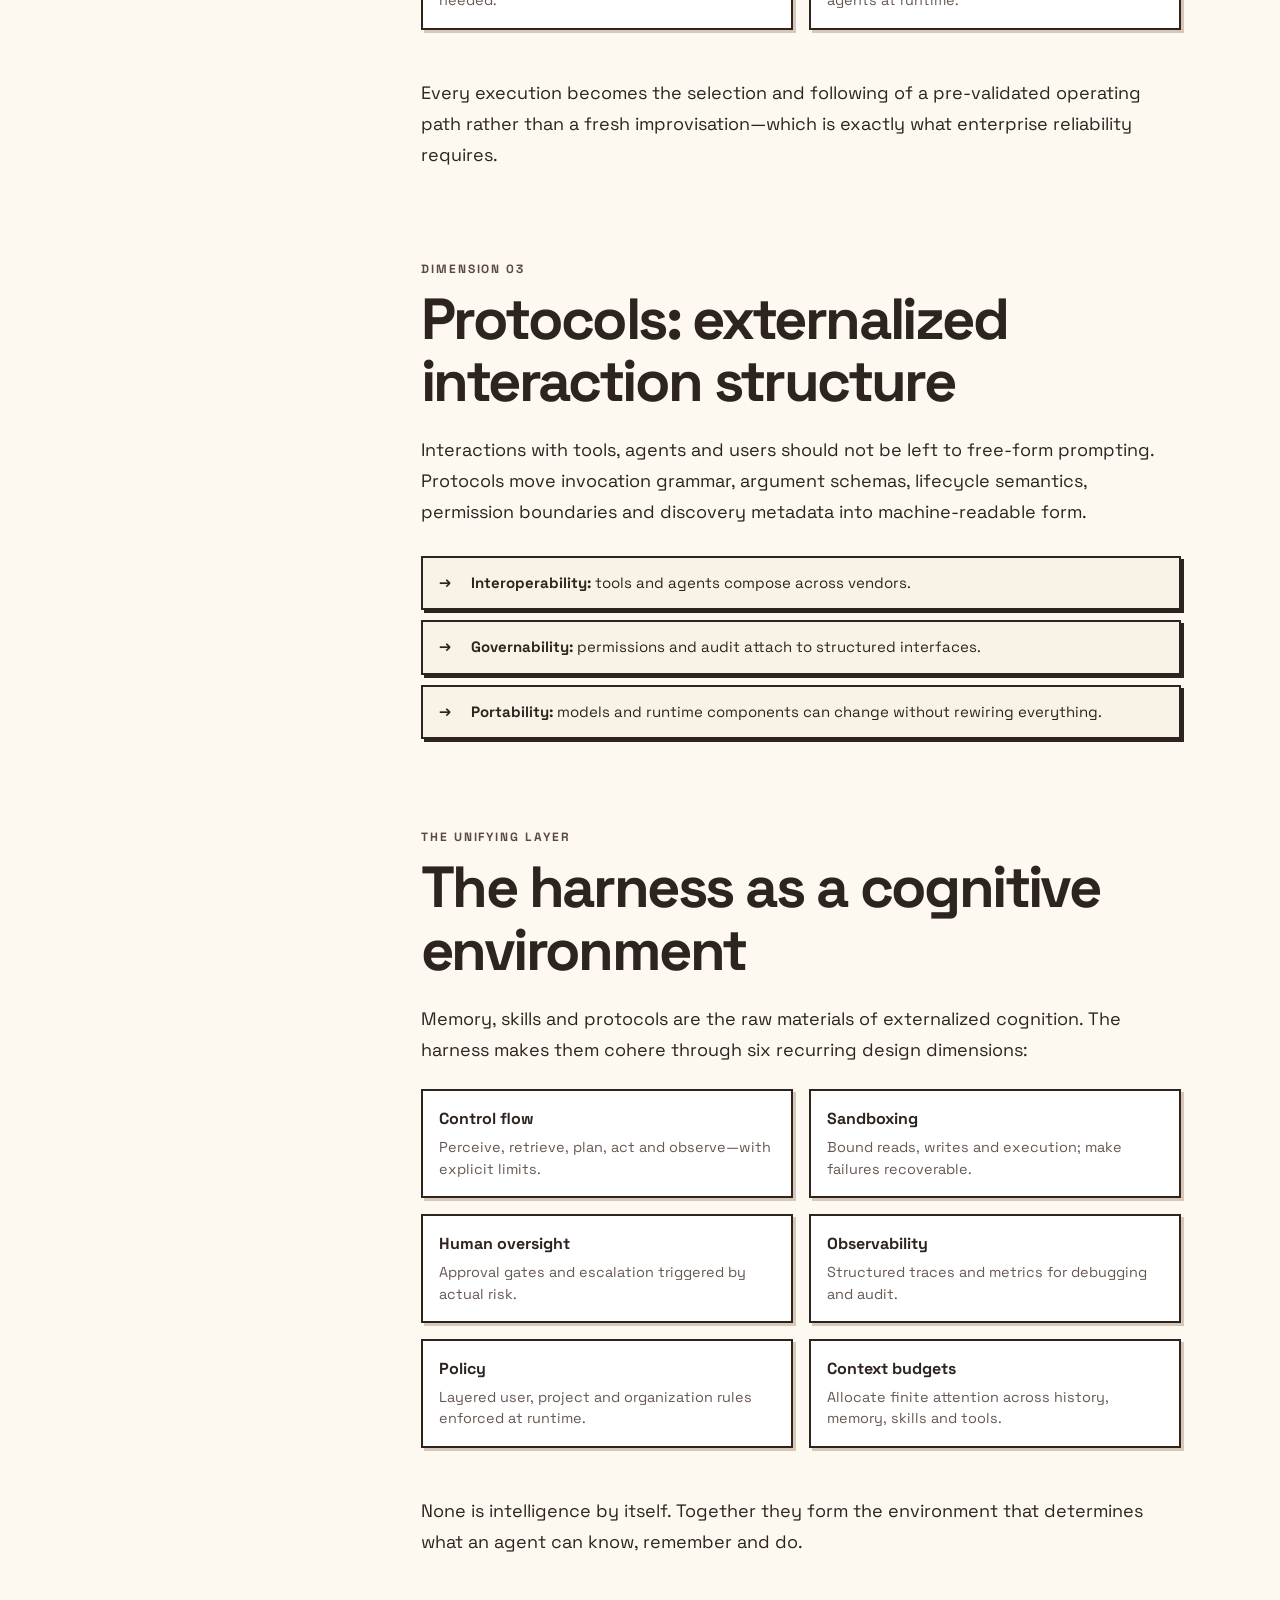
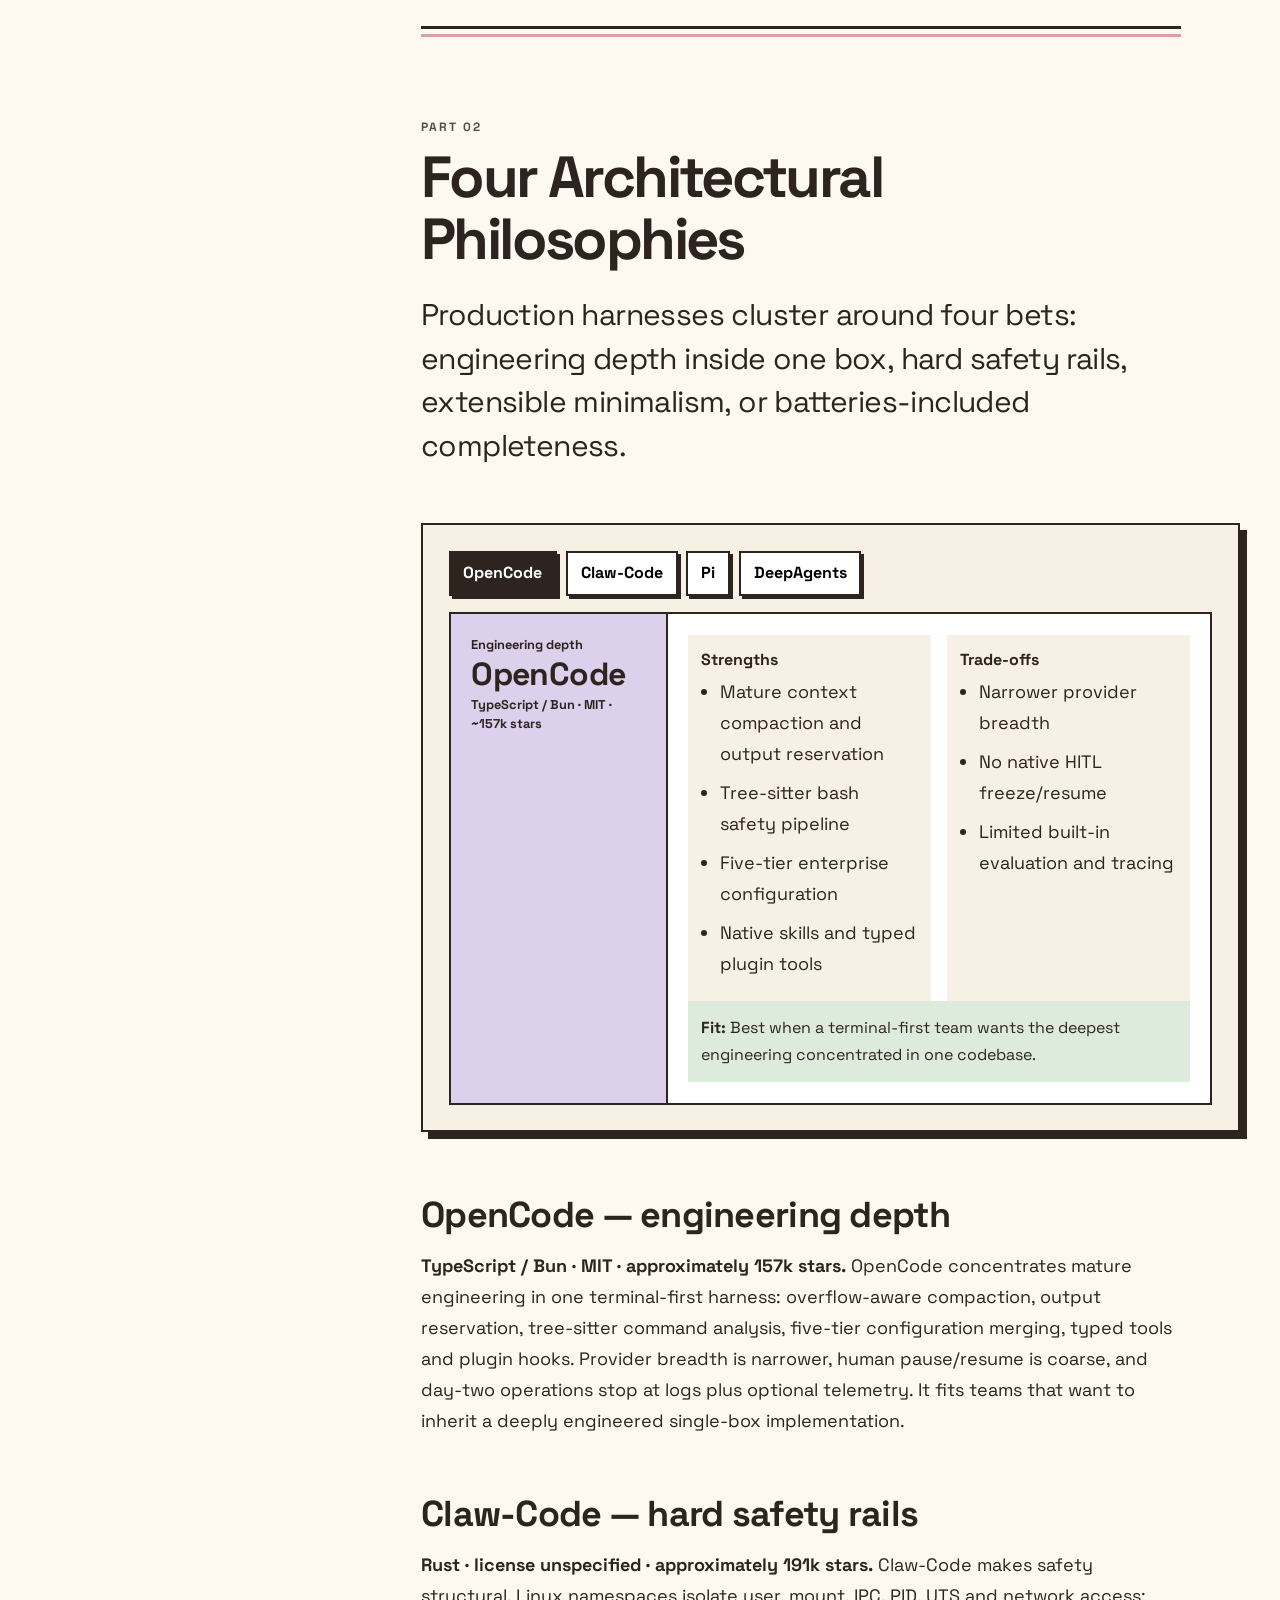
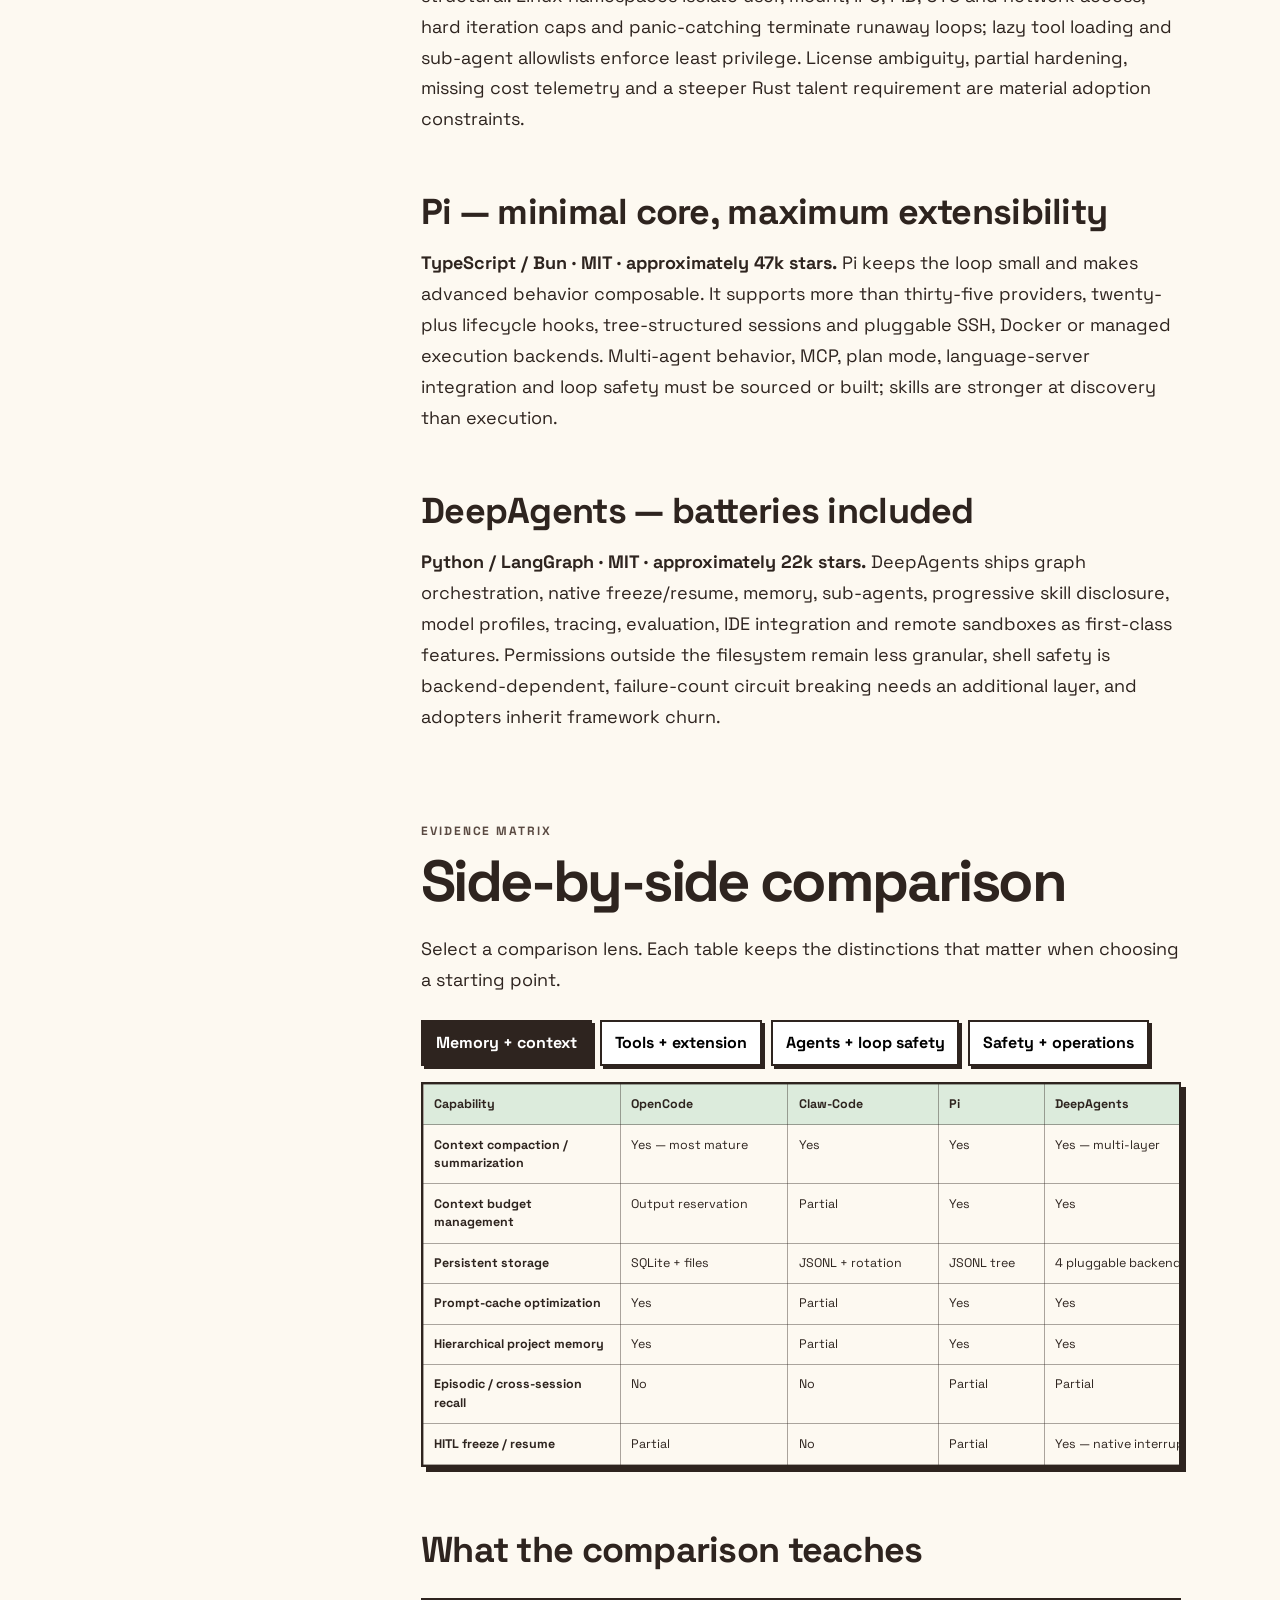
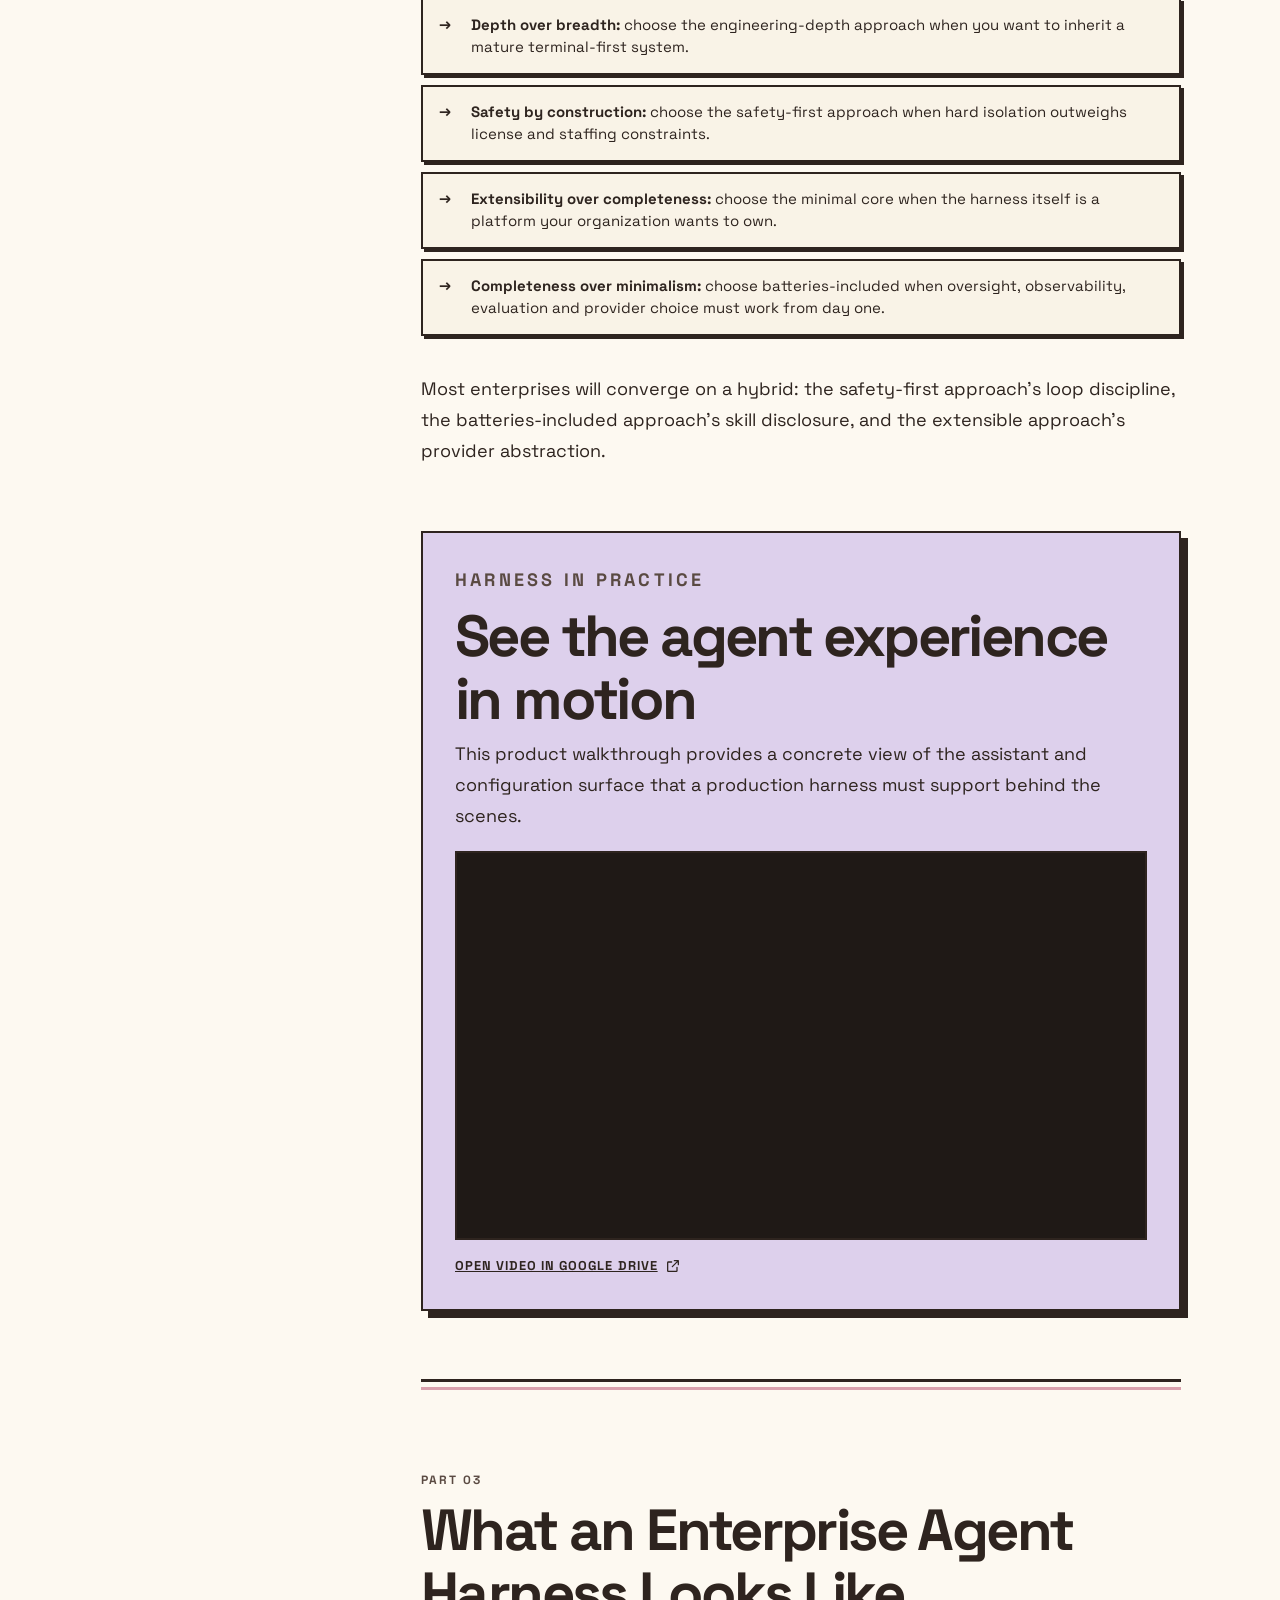
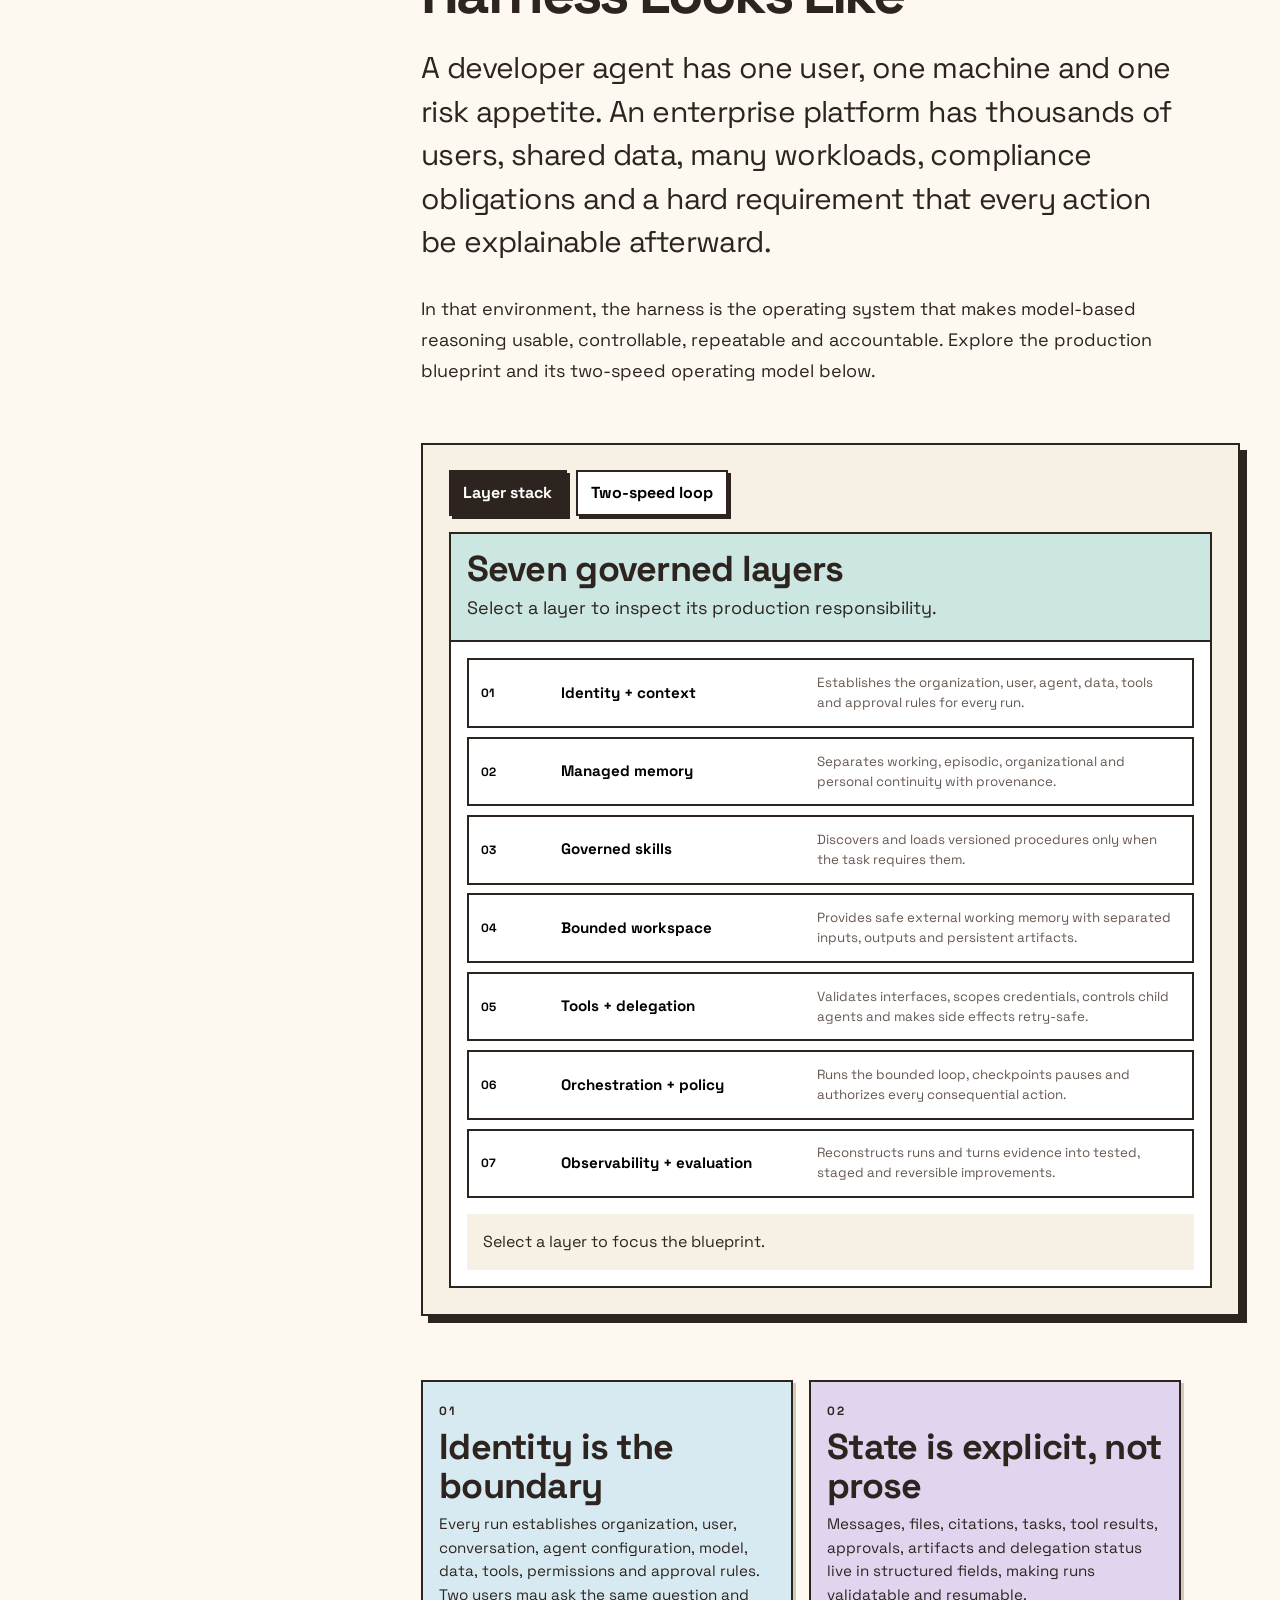
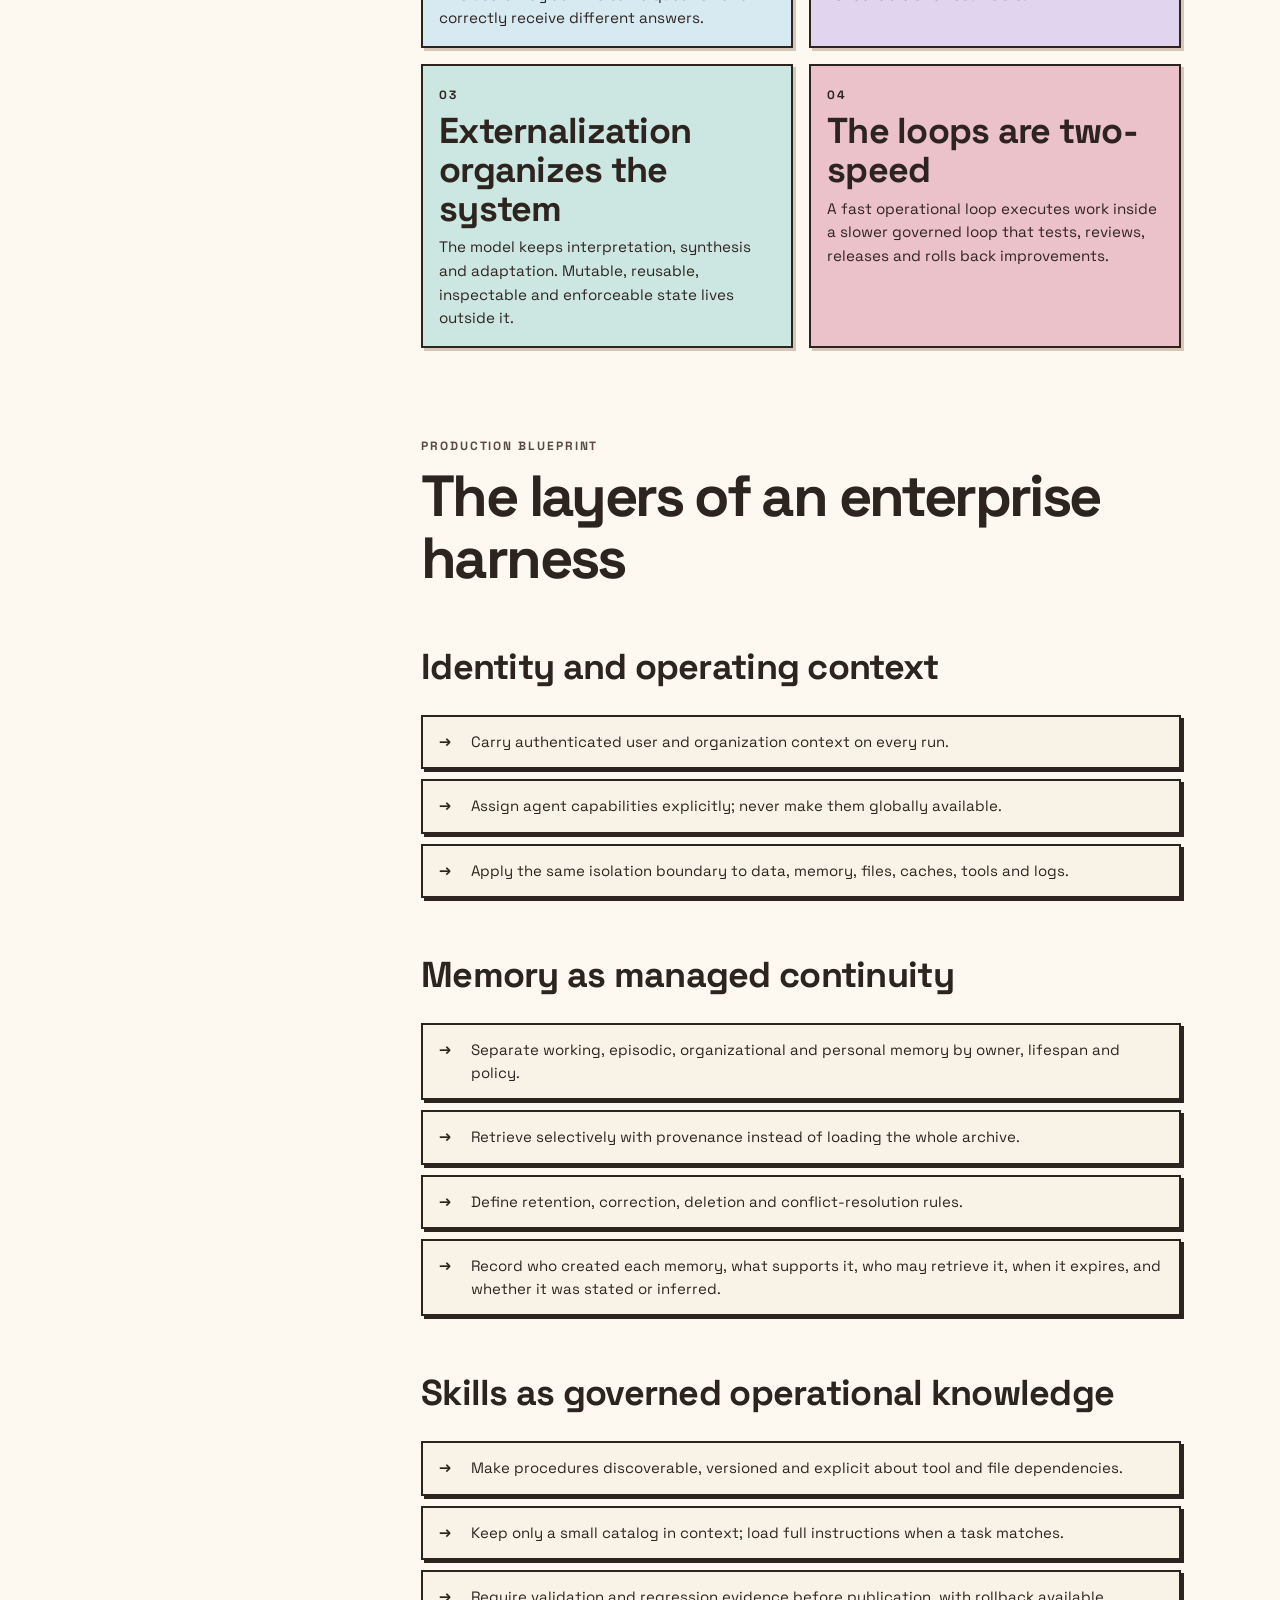
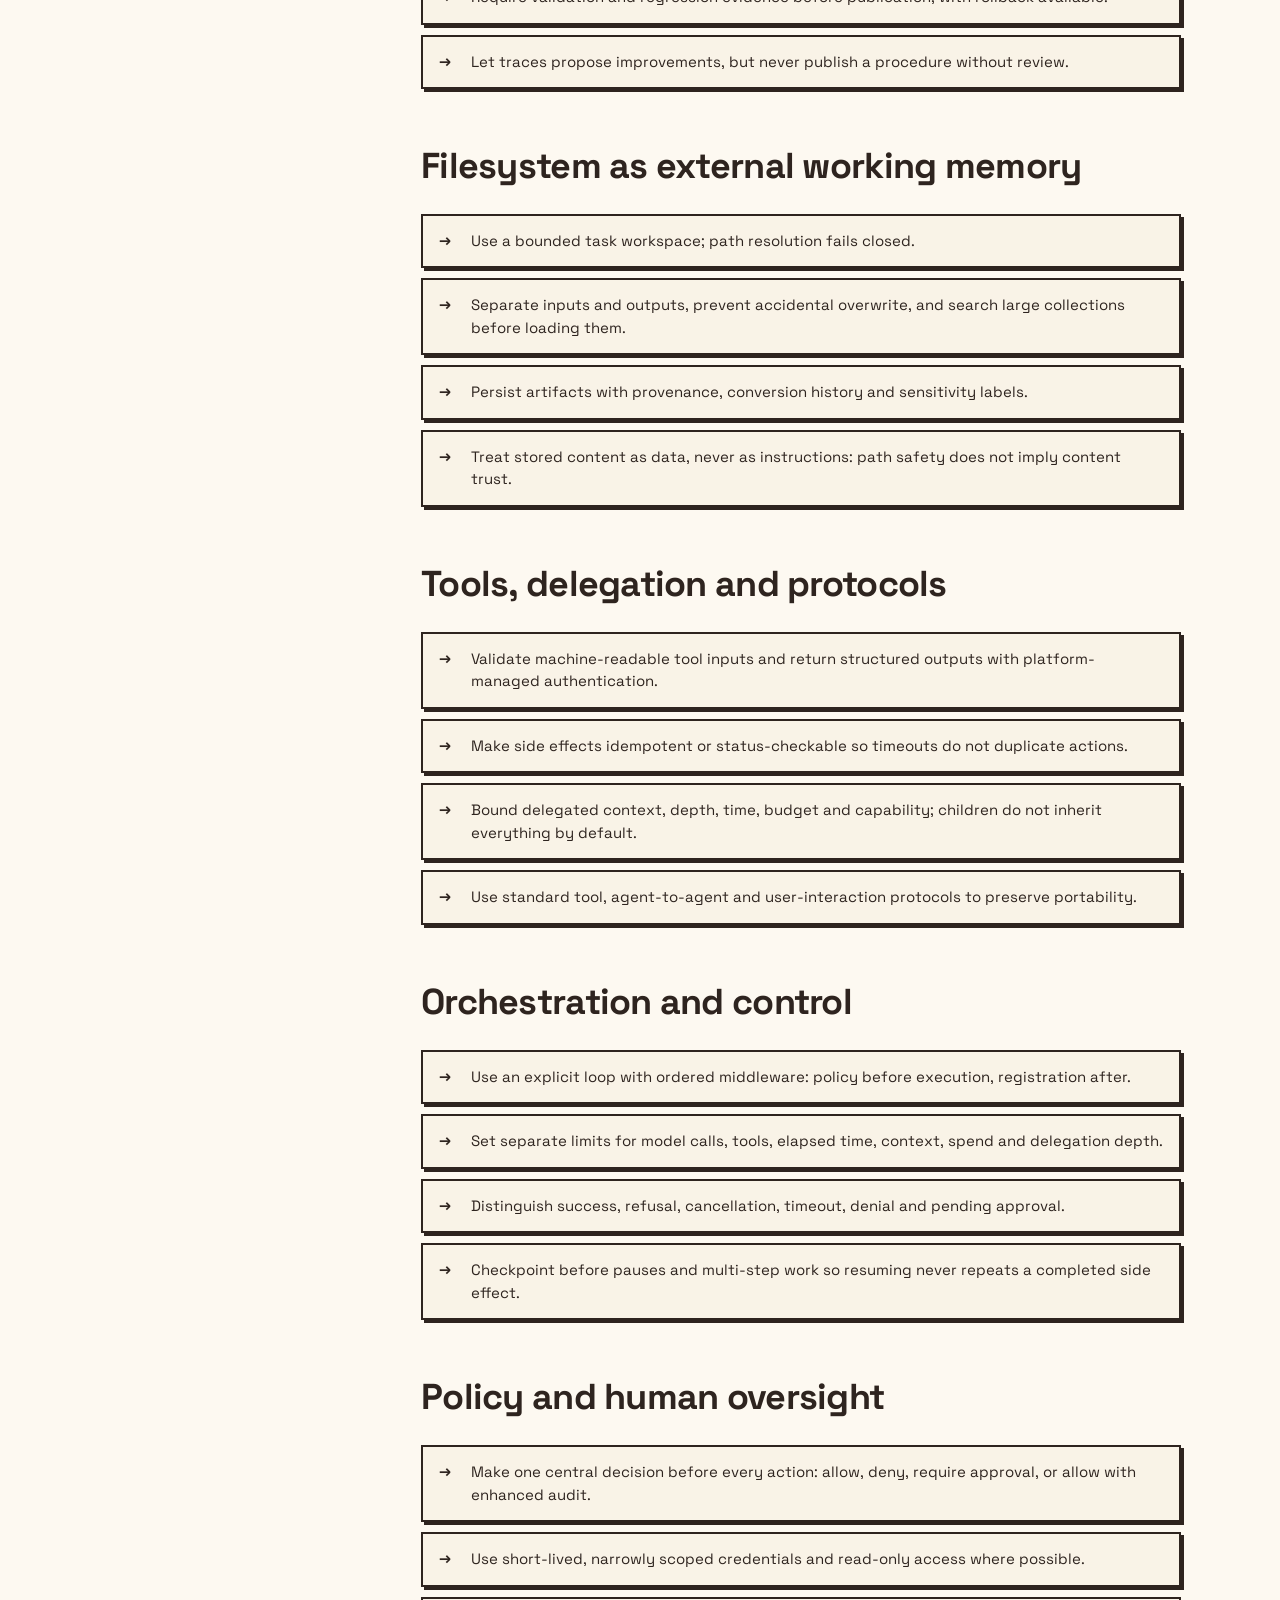
<file: building-enterprise-agent-harness.html>
<!DOCTYPE html>
<html lang="en">
<head>
<meta charset="utf-8">
<meta name="viewport" content="width=device-width, initial-scale=1">
<title>Building the Enterprise Agent Harness — Siddharth Chatterjee</title>
<meta name="description" content="Concepts, approaches, and a production blueprint for enterprise AI agent harnesses.">
<link rel="preconnect" href="https://fonts.googleapis.com">
<link rel="preconnect" href="https://fonts.gstatic.com" crossorigin>
<link href="https://fonts.googleapis.com/css2?family=Space+Grotesk:wght@400;500;700&display=swap" rel="stylesheet">
<link rel="stylesheet" href="assets/css/style.css">
<link rel="stylesheet" href="assets/css/ai-layer.css?v=4">
<link rel="stylesheet" href="assets/css/agent-harness.css?v=3">
</head>
<body id="top" class="article-page harness-page">
<div data-nav></div>
<main id="main">
  <header class="article-hero harness-hero">
    <div class="wrap article-hero__inner">
      <div>
        <a class="back-link" href="projects.html"><i data-icon="arrowLeft" data-size="18"></i> All projects</a>
        <span class="article-kicker reveal"><i data-icon="gear" data-size="18"></i> Building Enterprise AI Platforms</span>
        <h1 class="article-title reveal">Building the Enterprise Agent Harness</h1>
        <p class="article-deck reveal">Concepts, approaches, and the blueprint for production AI agents.</p>
      </div>
      <aside class="article-hero__aside reveal reveal--right">
        <p class="eyebrow">The central argument</p>
        <p class="lead" style="color:var(--ink);margin-bottom:0">The harness—not just the model—determines whether an agent becomes reliable, governable and useful in production.</p>
        <dl class="article-meta"><div><dt>Core concepts</dt><dd>3 dimensions</dd></div><div><dt>Approaches</dt><dd>4 philosophies</dd></div><div><dt>Blueprint</dt><dd>7 layers</dd></div><div><dt>Focus</dt><dd>Production agents</dd></div></dl>
      </aside>
    </div>
  </header>

  <div class="wrap article-layout">
    <aside class="article-toc" aria-label="Article contents">
      <p class="article-toc__label">Contents</p><div class="article-toc__progress" aria-hidden="true"><span></span></div>
      <ol><li><a href="#core-concepts">Core concepts</a></li><li><a href="#externalization">Externalization</a></li><li><a href="#memory">Memory</a></li><li><a href="#skills">Skills</a></li><li><a href="#protocols">Protocols</a></li><li><a href="#unification">The harness</a></li><li><a href="#approaches">Four approaches</a></li><li><a href="#comparison">Comparison</a></li><li><a href="#platform-demo">Platform demo</a></li><li><a href="#enterprise-blueprint">Enterprise blueprint</a></li><li><a href="#layers">Harness layers</a></li><li><a href="#reinforcement">Reinforcement loop</a></li><li><a href="#checklist">Requirements checklist</a></li><li><a href="#closing">Closing perspective</a></li></ol>
    </aside>

    <article class="article-body">
      <h2 id="core-concepts"><span class="section-no">Part 01</span>The Core Concepts That Govern Agent Harnesses</h2>
      <h3>The quiet shift: from weights to context to harness</h3>
      <p class="lede">The history of LLM systems is a story of progressive outward movement. Capability began in model weights, moved into prompts and retrieval, and now increasingly lives in the infrastructure around the model.</p>
      <p>Memory stores, reusable skills, standardized protocols, sandboxes, approval gates and observability pipelines together form the agent harness. The driving logic is <em>externalization</em>. Long-term continuity, stable multi-step execution and governed interaction with external systems are hard for a language model to carry internally, so the harness moves those burdens into explicit, inspectable and reusable structures.</p>
      <div class="pullquote reveal">Recall becomes retrieval. Improvised generation becomes guided composition. Ad hoc coordination becomes a machine-readable contract.</div>
      <p>The practical consequence is profound: the same foundation model can behave like two different systems depending on the harness around it. Research on production coding agents suggests that changing the harness without changing the model can alter task success by as much as 2×. When reliability matters, harness engineering is the architecture.</p>

      <section class="harness-stage reveal" id="externalization" aria-labelledby="externalization-title">
        <div class="harness-stage__head"><div><p class="eyebrow">Interactive concept map</p><h2 id="externalization-title">Three dimensions inside the harness</h2><p>Explore how memory, skills and protocols operate inside the harness—and how a bounded filesystem gives the agent a durable working surface.</p></div><span class="sticker">Explore the system</span></div>
        <div data-externalization></div>
      </section>

      <h2 id="memory"><span class="section-no">Dimension 01</span>Memory: externalized state across time</h2>
      <p>A bare model is stateless. Every call begins from a fresh context, so continuity must be reconstructed rather than carried forward. Mature systems externalize at least four kinds of state:</p>
      <ul class="decision-list"><li><strong>Working state:</strong> open files, partial plans and execution checkpoints for the current task.</li><li><strong>Episodic state:</strong> prior decisions, tool calls, failures, outcomes and reflections.</li><li><strong>Semantic state:</strong> domain facts, heuristics and project conventions that outlive one episode.</li><li><strong>Personal or environmental state:</strong> stable preferences, habits and recurring constraints.</li></ul>
      <p>Memory architecture has moved from monolithic context to retrieval stores, hierarchical memory with extraction and forgetting policies, and adaptive systems that learn retrieval and routing. The hard problem is not storage but control: making the right history legible at the right moment so limited model attention is spent on reasoning rather than remembering.</p>

      <h2 id="skills"><span class="section-no">Dimension 02</span>Skills: externalized procedural expertise</h2>
      <p>A skill is not a tool. A tool exposes an action; a skill encodes when and how to use actions to complete a meaningful class of tasks. Skills externalize operating procedures, decision heuristics and normative constraints into artifacts that can be discovered, loaded, versioned and composed.</p>
      <div class="mechanism-grid"><div><b>Specification</b><span>Declare boundaries, preconditions and constraints.</span></div><div><b>Discovery</b><span>Match the right procedure to the current task.</span></div><div><b>Progressive disclosure</b><span>Load summaries first and full detail only when needed.</span></div><div><b>Execution binding</b><span>Connect procedures to tools, files and sub-agents at runtime.</span></div></div>
      <p>Every execution becomes the selection and following of a pre-validated operating path rather than a fresh improvisation—which is exactly what enterprise reliability requires.</p>

      <h2 id="protocols"><span class="section-no">Dimension 03</span>Protocols: externalized interaction structure</h2>
      <p>Interactions with tools, agents and users should not be left to free-form prompting. Protocols move invocation grammar, argument schemas, lifecycle semantics, permission boundaries and discovery metadata into machine-readable form.</p>
      <ul class="decision-list"><li><strong>Interoperability:</strong> tools and agents compose across vendors.</li><li><strong>Governability:</strong> permissions and audit attach to structured interfaces.</li><li><strong>Portability:</strong> models and runtime components can change without rewiring everything.</li></ul>

      <h2 id="unification"><span class="section-no">The unifying layer</span>The harness as a cognitive environment</h2>
      <p>Memory, skills and protocols are the raw materials of externalized cognition. The harness makes them cohere through six recurring design dimensions:</p>
      <div class="dimension-grid"><article><b>Control flow</b><span>Perceive, retrieve, plan, act and observe—with explicit limits.</span></article><article><b>Sandboxing</b><span>Bound reads, writes and execution; make failures recoverable.</span></article><article><b>Human oversight</b><span>Approval gates and escalation triggered by actual risk.</span></article><article><b>Observability</b><span>Structured traces and metrics for debugging and audit.</span></article><article><b>Policy</b><span>Layered user, project and organization rules enforced at runtime.</span></article><article><b>Context budgets</b><span>Allocate finite attention across history, memory, skills and tools.</span></article></div>
      <p>None is intelligence by itself. Together they form the environment that determines what an agent can know, remember and do.</p>

      <div class="article-divider"></div>
      <h2 id="approaches"><span class="section-no">Part 02</span>Four Architectural Philosophies</h2>
      <p class="lede">Production harnesses cluster around four bets: engineering depth inside one box, hard safety rails, extensible minimalism, or batteries-included completeness.</p>
      <section class="approach-explorer reveal" aria-label="Interactive harness approach comparison"><div data-approaches></div></section>

      <h3>OpenCode — engineering depth</h3>
      <p><strong>TypeScript / Bun · MIT · approximately 157k stars.</strong> OpenCode concentrates mature engineering in one terminal-first harness: overflow-aware compaction, output reservation, tree-sitter command analysis, five-tier configuration merging, typed tools and plugin hooks. Provider breadth is narrower, human pause/resume is coarse, and day-two operations stop at logs plus optional telemetry. It fits teams that want to inherit a deeply engineered single-box implementation.</p>

      <h3>Claw-Code — hard safety rails</h3>
      <p><strong>Rust · license unspecified · approximately 191k stars.</strong> Claw-Code makes safety structural. Linux namespaces isolate user, mount, IPC, PID, UTS and network access; hard iteration caps and panic-catching terminate runaway loops; lazy tool loading and sub-agent allowlists enforce least privilege. License ambiguity, partial hardening, missing cost telemetry and a steeper Rust talent requirement are material adoption constraints.</p>

      <h3>Pi — minimal core, maximum extensibility</h3>
      <p><strong>TypeScript / Bun · MIT · approximately 47k stars.</strong> Pi keeps the loop small and makes advanced behavior composable. It supports more than thirty-five providers, twenty-plus lifecycle hooks, tree-structured sessions and pluggable SSH, Docker or managed execution backends. Multi-agent behavior, MCP, plan mode, language-server integration and loop safety must be sourced or built; skills are stronger at discovery than execution.</p>

      <h3>DeepAgents — batteries included</h3>
      <p><strong>Python / LangGraph · MIT · approximately 22k stars.</strong> DeepAgents ships graph orchestration, native freeze/resume, memory, sub-agents, progressive skill disclosure, model profiles, tracing, evaluation, IDE integration and remote sandboxes as first-class features. Permissions outside the filesystem remain less granular, shell safety is backend-dependent, failure-count circuit breaking needs an additional layer, and adopters inherit framework churn.</p>

      <h2 id="comparison"><span class="section-no">Evidence matrix</span>Side-by-side comparison</h2>
      <p>Select a comparison lens. Each table keeps the distinctions that matter when choosing a starting point.</p>
      <section class="comparison-explorer reveal"><div data-comparison></div></section>

      <h3>What the comparison teaches</h3>
      <ul class="decision-list"><li><strong>Depth over breadth:</strong> choose the engineering-depth approach when you want to inherit a mature terminal-first system.</li><li><strong>Safety by construction:</strong> choose the safety-first approach when hard isolation outweighs license and staffing constraints.</li><li><strong>Extensibility over completeness:</strong> choose the minimal core when the harness itself is a platform your organization wants to own.</li><li><strong>Completeness over minimalism:</strong> choose batteries-included when oversight, observability, evaluation and provider choice must work from day one.</li></ul>
      <p>Most enterprises will converge on a hybrid: the safety-first approach’s loop discipline, the batteries-included approach’s skill disclosure, and the extensible approach’s provider abstraction.</p>

      <section class="harness-video reveal" id="platform-demo" aria-labelledby="harness-demo-title">
        <div><p class="eyebrow">Harness in practice</p><h2 id="harness-demo-title">See the agent experience in motion</h2><p>This product walkthrough provides a concrete view of the assistant and configuration surface that a production harness must support behind the scenes.</p></div>
        <div class="harness-video__frame"><iframe src="https://drive.google.com/file/d/1HXwvcHpa4JLX81BPhgvR-2lBweWFs2RS/preview" title="Enterprise agent harness product demonstration" loading="lazy" allow="autoplay; fullscreen" allowfullscreen></iframe></div>
        <a href="https://drive.google.com/file/d/1HXwvcHpa4JLX81BPhgvR-2lBweWFs2RS/view?usp=sharing" target="_blank" rel="noopener noreferrer">Open video in Google Drive <i data-icon="external" data-size="16"></i></a>
      </section>

      <div class="article-divider"></div>
      <h2 id="enterprise-blueprint"><span class="section-no">Part 03</span>What an Enterprise Agent Harness Looks Like</h2>
      <p class="lede">A developer agent has one user, one machine and one risk appetite. An enterprise platform has thousands of users, shared data, many workloads, compliance obligations and a hard requirement that every action be explainable afterward.</p>
      <p>In that environment, the harness is the operating system that makes model-based reasoning usable, controllable, repeatable and accountable. Explore the production blueprint and its two-speed operating model below.</p>
      <section class="blueprint-stage reveal" aria-label="Interactive enterprise harness blueprint"><div data-blueprint></div></section>

      <div class="principle-grid"><article><span>01</span><h3>Identity is the boundary</h3><p>Every run establishes organization, user, conversation, agent configuration, model, data, tools, permissions and approval rules. Two users may ask the same question and correctly receive different answers.</p></article><article><span>02</span><h3>State is explicit, not prose</h3><p>Messages, files, citations, tasks, tool results, approvals, artifacts and delegation status live in structured fields, making runs validatable and resumable.</p></article><article><span>03</span><h3>Externalization organizes the system</h3><p>The model keeps interpretation, synthesis and adaptation. Mutable, reusable, inspectable and enforceable state lives outside it.</p></article><article><span>04</span><h3>The loops are two-speed</h3><p>A fast operational loop executes work inside a slower governed loop that tests, reviews, releases and rolls back improvements.</p></article></div>

      <h2 id="layers"><span class="section-no">Production blueprint</span>The layers of an enterprise harness</h2>
      <h3>Identity and operating context</h3>
      <ul class="decision-list"><li>Carry authenticated user and organization context on every run.</li><li>Assign agent capabilities explicitly; never make them globally available.</li><li>Apply the same isolation boundary to data, memory, files, caches, tools and logs.</li></ul>
      <h3>Memory as managed continuity</h3>
      <ul class="decision-list"><li>Separate working, episodic, organizational and personal memory by owner, lifespan and policy.</li><li>Retrieve selectively with provenance instead of loading the whole archive.</li><li>Define retention, correction, deletion and conflict-resolution rules.</li><li>Record who created each memory, what supports it, who may retrieve it, when it expires, and whether it was stated or inferred.</li></ul>
      <h3>Skills as governed operational knowledge</h3>
      <ul class="decision-list"><li>Make procedures discoverable, versioned and explicit about tool and file dependencies.</li><li>Keep only a small catalog in context; load full instructions when a task matches.</li><li>Require validation and regression evidence before publication, with rollback available.</li><li>Let traces propose improvements, but never publish a procedure without review.</li></ul>
      <h3>Filesystem as external working memory</h3>
      <ul class="decision-list"><li>Use a bounded task workspace; path resolution fails closed.</li><li>Separate inputs and outputs, prevent accidental overwrite, and search large collections before loading them.</li><li>Persist artifacts with provenance, conversion history and sensitivity labels.</li><li>Treat stored content as data, never as instructions: path safety does not imply content trust.</li></ul>
      <h3>Tools, delegation and protocols</h3>
      <ul class="decision-list"><li>Validate machine-readable tool inputs and return structured outputs with platform-managed authentication.</li><li>Make side effects idempotent or status-checkable so timeouts do not duplicate actions.</li><li>Bound delegated context, depth, time, budget and capability; children do not inherit everything by default.</li><li>Use standard tool, agent-to-agent and user-interaction protocols to preserve portability.</li></ul>
      <h3>Orchestration and control</h3>
      <ul class="decision-list"><li>Use an explicit loop with ordered middleware: policy before execution, registration after.</li><li>Set separate limits for model calls, tools, elapsed time, context, spend and delegation depth.</li><li>Distinguish success, refusal, cancellation, timeout, denial and pending approval.</li><li>Checkpoint before pauses and multi-step work so resuming never repeats a completed side effect.</li></ul>
      <h3>Policy and human oversight</h3>
      <ul class="decision-list"><li>Make one central decision before every action: allow, deny, require approval, or allow with enhanced audit.</li><li>Use short-lived, narrowly scoped credentials and read-only access where possible.</li><li>Reserve approvals for consequential, hard-to-reverse actions so users do not learn to click through.</li><li>Carry data controls through memory, prompts, tools, sandboxes, files and external systems.</li></ul>
      <h3>Observability and evaluation</h3>
      <ul class="decision-list"><li>Reconstruct every run from model and configuration versions, tokens, tool outcomes, approvals, sources, cost, errors and trace identifiers.</li><li>Evaluate both the answer and the harness: retrieval precision, context efficiency, recovery, policy coverage, skill compatibility and cost under load.</li><li>Route proposed changes through tests, review, staged release, monitoring and rollback.</li></ul>

      <h2 id="reinforcement"><span class="section-no">System dynamics</span>How the layers reinforce one another</h2>
      <p>A reliable harness is a network of feedback relationships rather than a stack of isolated services. Select a relationship to follow how evidence becomes safer capability.</p>
      <section class="reinforcement-stage reveal"><div data-reinforcement></div></section>

      <h2 id="checklist"><span class="section-no">Production gate</span>The enterprise requirements checklist</h2>
      <p>A production-grade harness should be able to answer yes to every item. Use this checklist as a lightweight architecture review.</p>
      <div class="harness-checklist" data-checklist>
        <label><input type="checkbox">Every run carries authenticated user and organization context across every surface.</label>
        <label><input type="checkbox">Working, episodic, organizational and personal memory are separated, governed and provenance-tracked.</label>
        <label><input type="checkbox">Each task has a bounded workspace with separated inputs and outputs plus persistent artifacts.</label>
        <label><input type="checkbox">Procedures are explicit, discoverable, versioned and validated before publication.</label>
        <label><input type="checkbox">Tool and delegation interfaces are structured, authenticated and safe to retry.</label>
        <label><input type="checkbox">A central policy decision precedes every consequential action and approvals are auditable.</label>
        <label><input type="checkbox">Model calls, tools, time, context, spend and delegation have limits; resumes do not repeat side effects.</label>
        <label><input type="checkbox">Runs are reconstructable; outputs and harness behavior are evaluated; changes are staged and reversible.</label>
        <div class="checklist-score"><b data-check-count>0</b><span>of 8 production requirements evidenced</span></div>
      </div>

      <h2 id="closing"><span class="section-no">Closing perspective</span>Build the environment, not only the reasoner</h2>
      <p>The capabilities cannot be designed in isolation. Memory affects context. Skills determine tool use. Tools create artifacts and side effects. Policy governs those actions. Observability records them. Evaluation turns the records into evidence for improvement.</p>
      <p>An enterprise harness turns a general-purpose model into a governed participant in real work. Remembering becomes retrieving; handling documents becomes working in a bounded workspace; knowing a process becomes loading a procedure; calling a system becomes filling a validated interface; taking a consequential action becomes a policy decision; pausing becomes a recoverable checkpoint; and debugging becomes inspection of evidence.</p>
      <div class="pullquote reveal">Stop asking “which model should we use?” first. Ask: “what environment have we built for the model to operate in?”</div>
      <p>Better agents are not merely better reasoners. They are better organized cognitive systems.</p>
      <div class="source-note"><b>References and sources</b><span>“Externalization in LLM Agents: A Unified Review of Memory, Skills, Protocols and Harness Engineering” (arXiv:2604.08224, 2026); “Architectural Design Decisions in AI Agent Harnesses” (arXiv:2604.18071, 2026); comparative harness audits of OpenCode, Claw-Code, Pi and DeepAgents (2026); vendor-neutral enterprise harness architecture guidance (2026).</span></div>
    </article>
  </div>
</main>
<div data-contact></div><div data-footer></div>
<script src="assets/js/site.js"></script>
<script src="assets/js/agent-harness.js?v=2"></script>
</body>
</html>
</file>
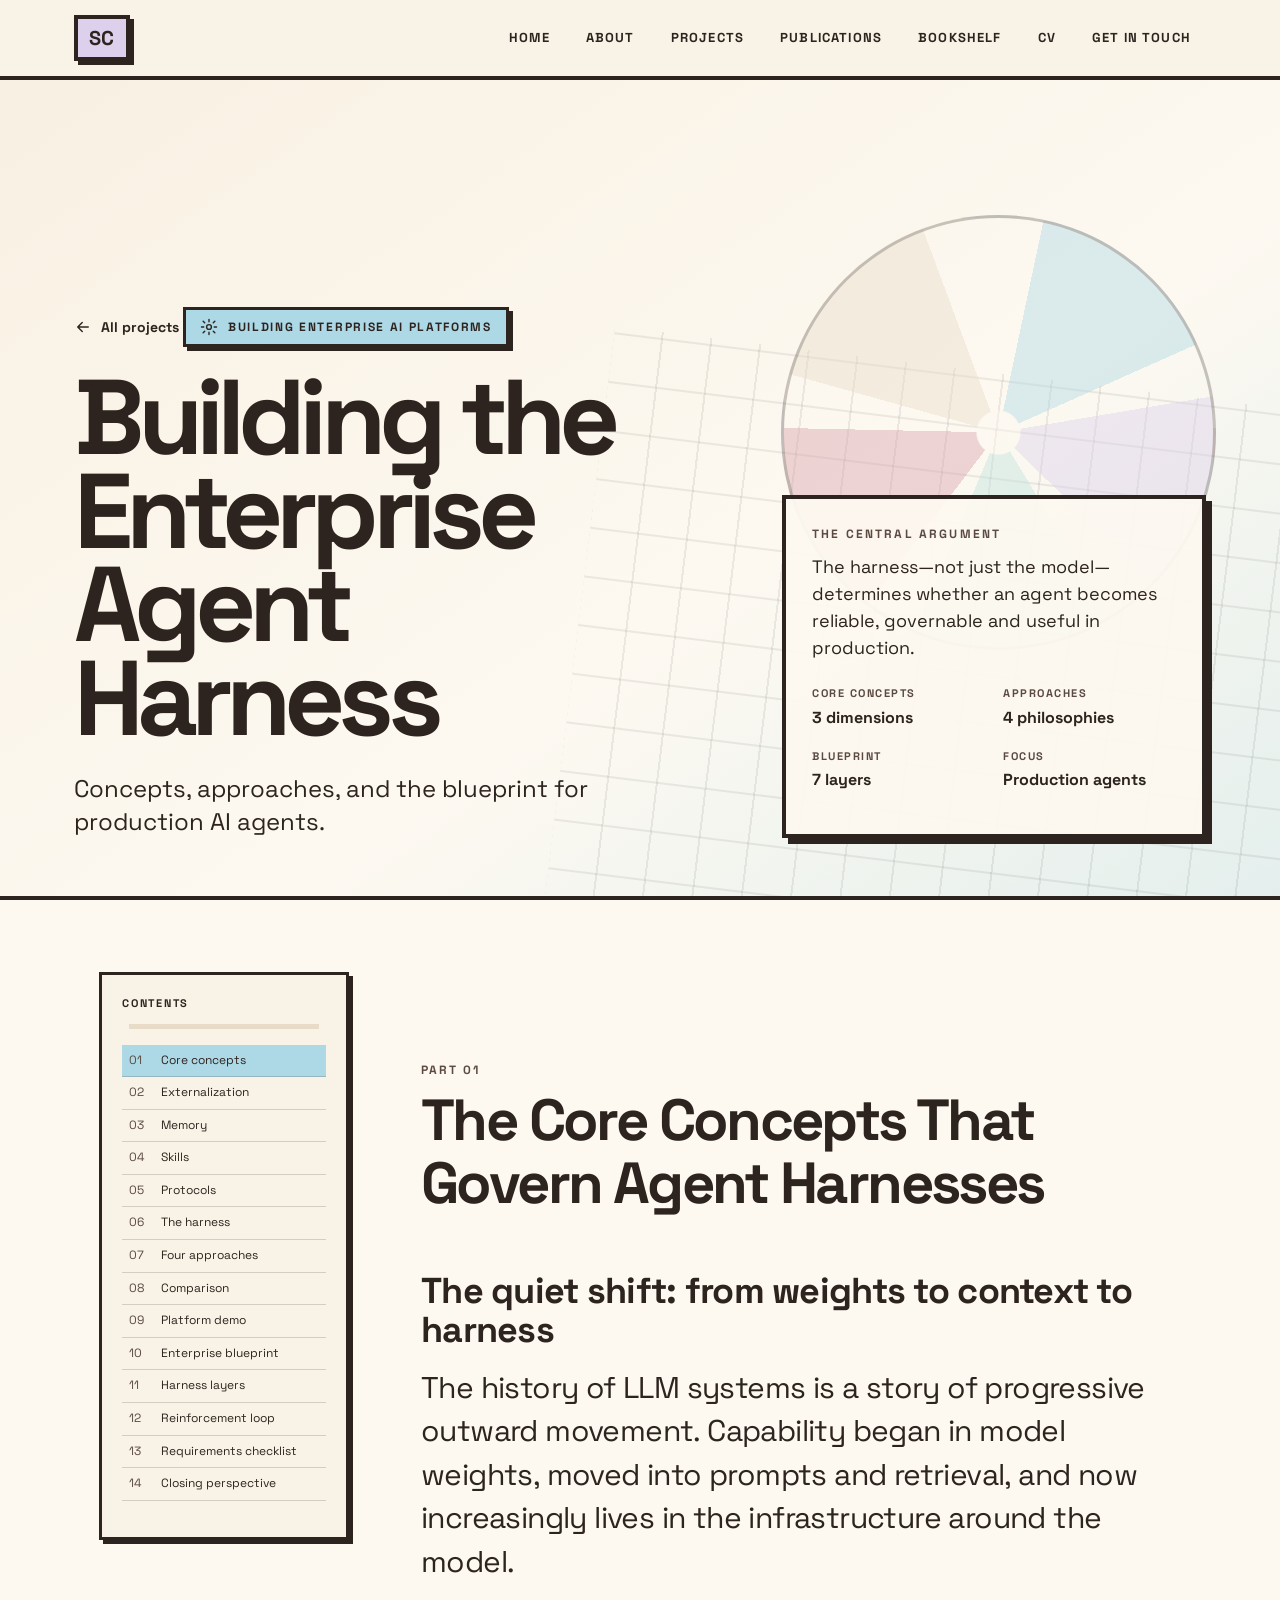
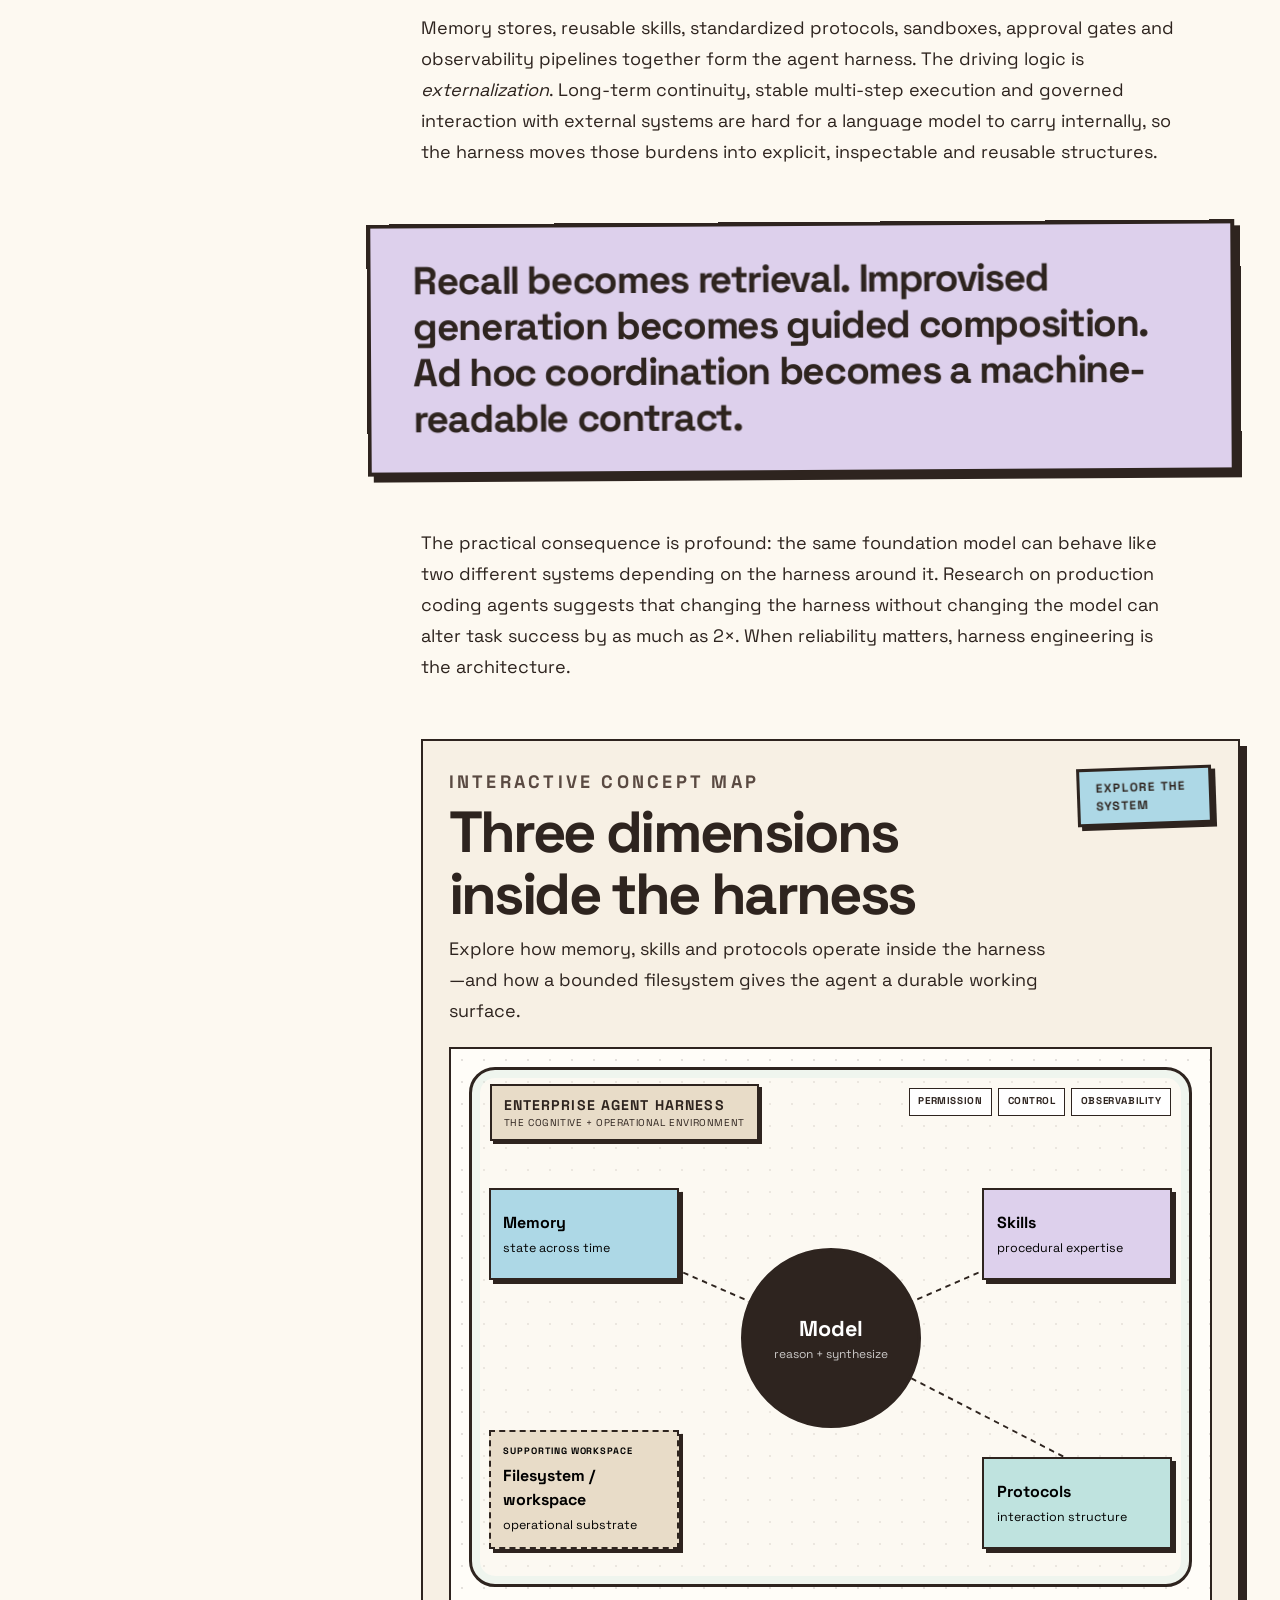
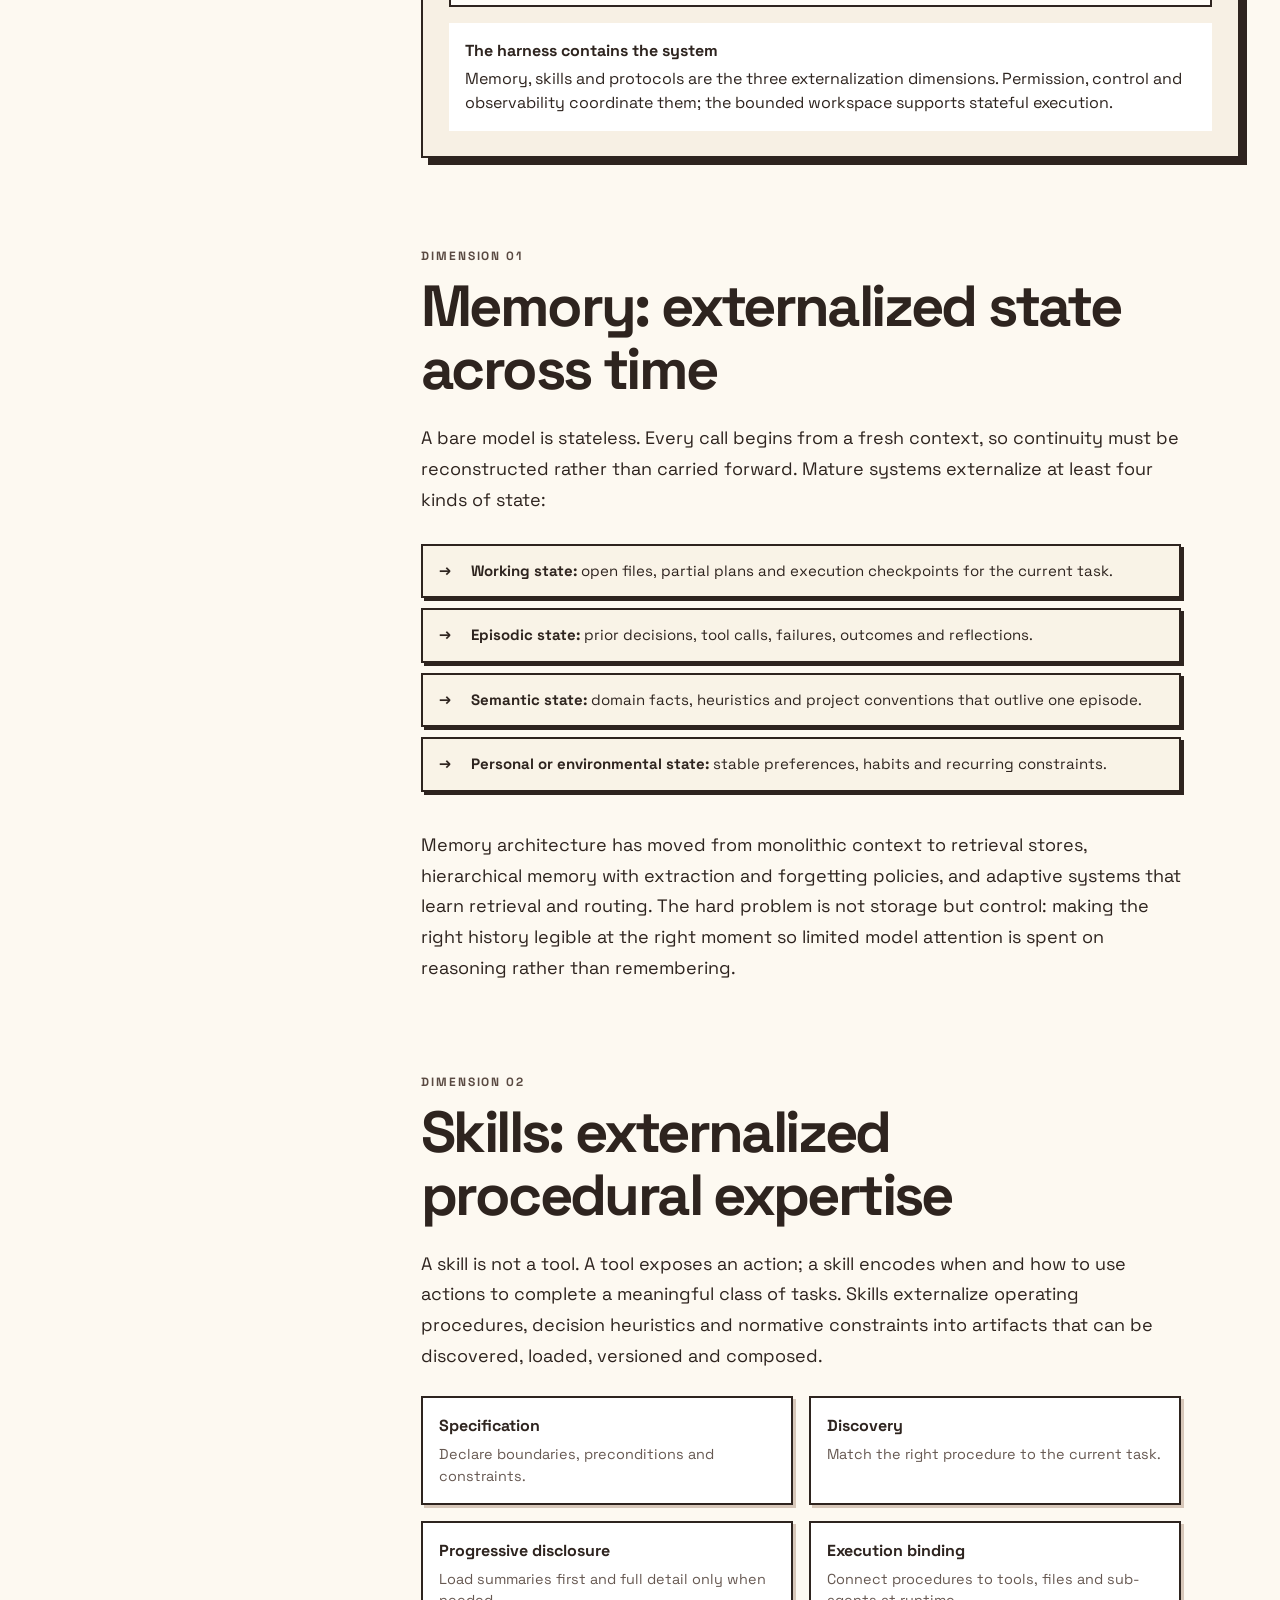
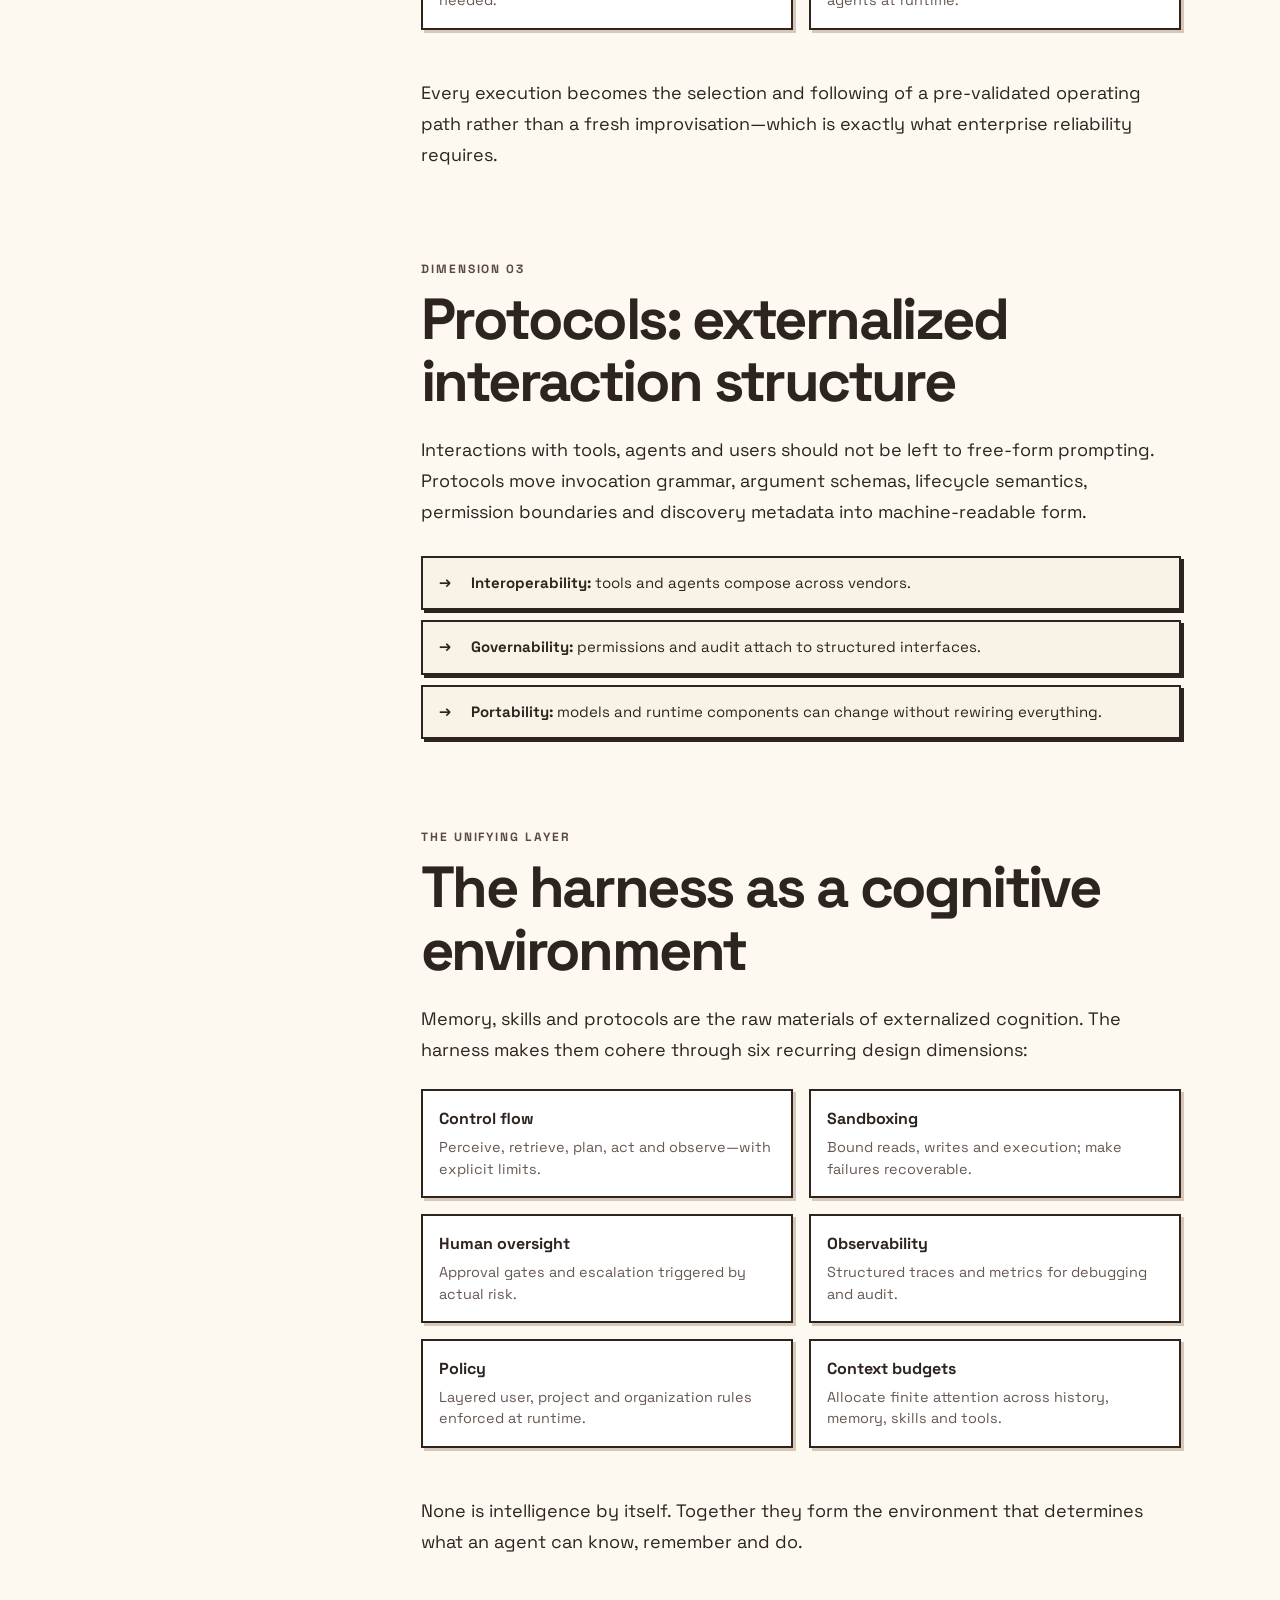
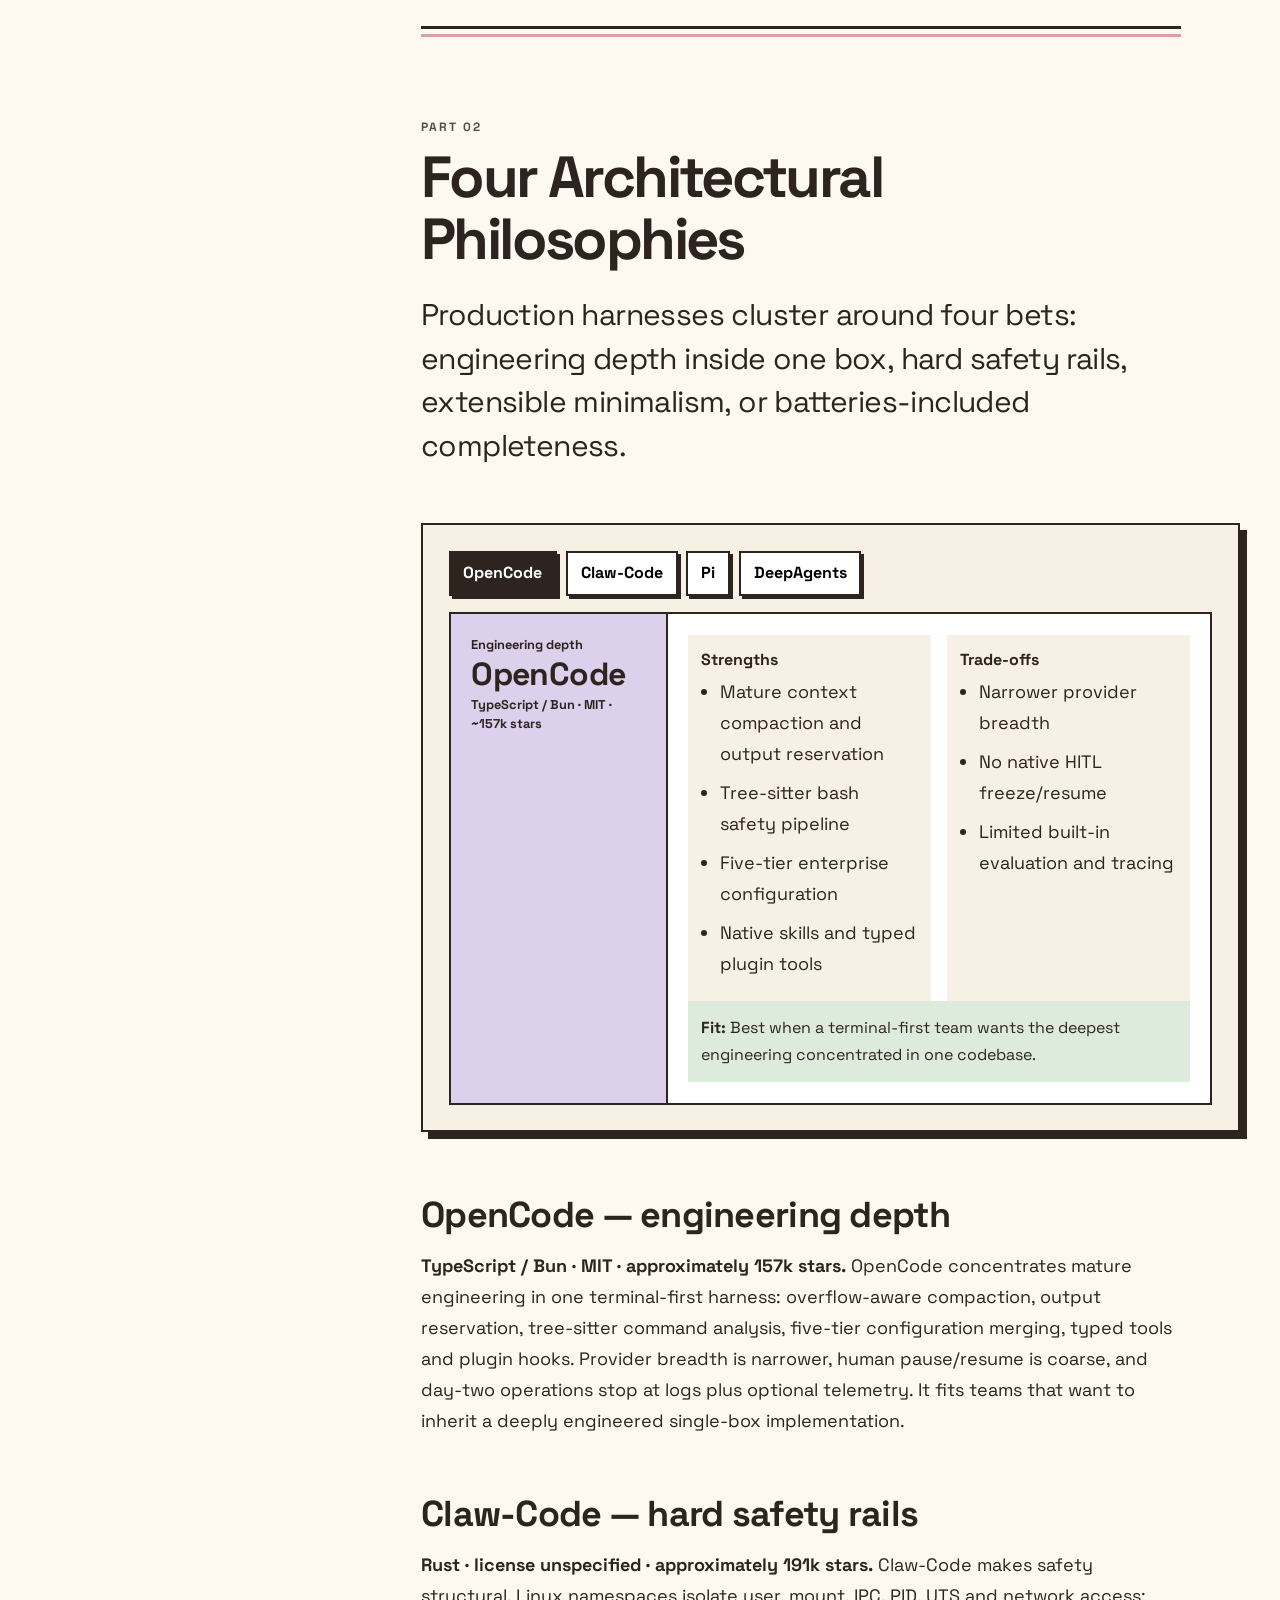
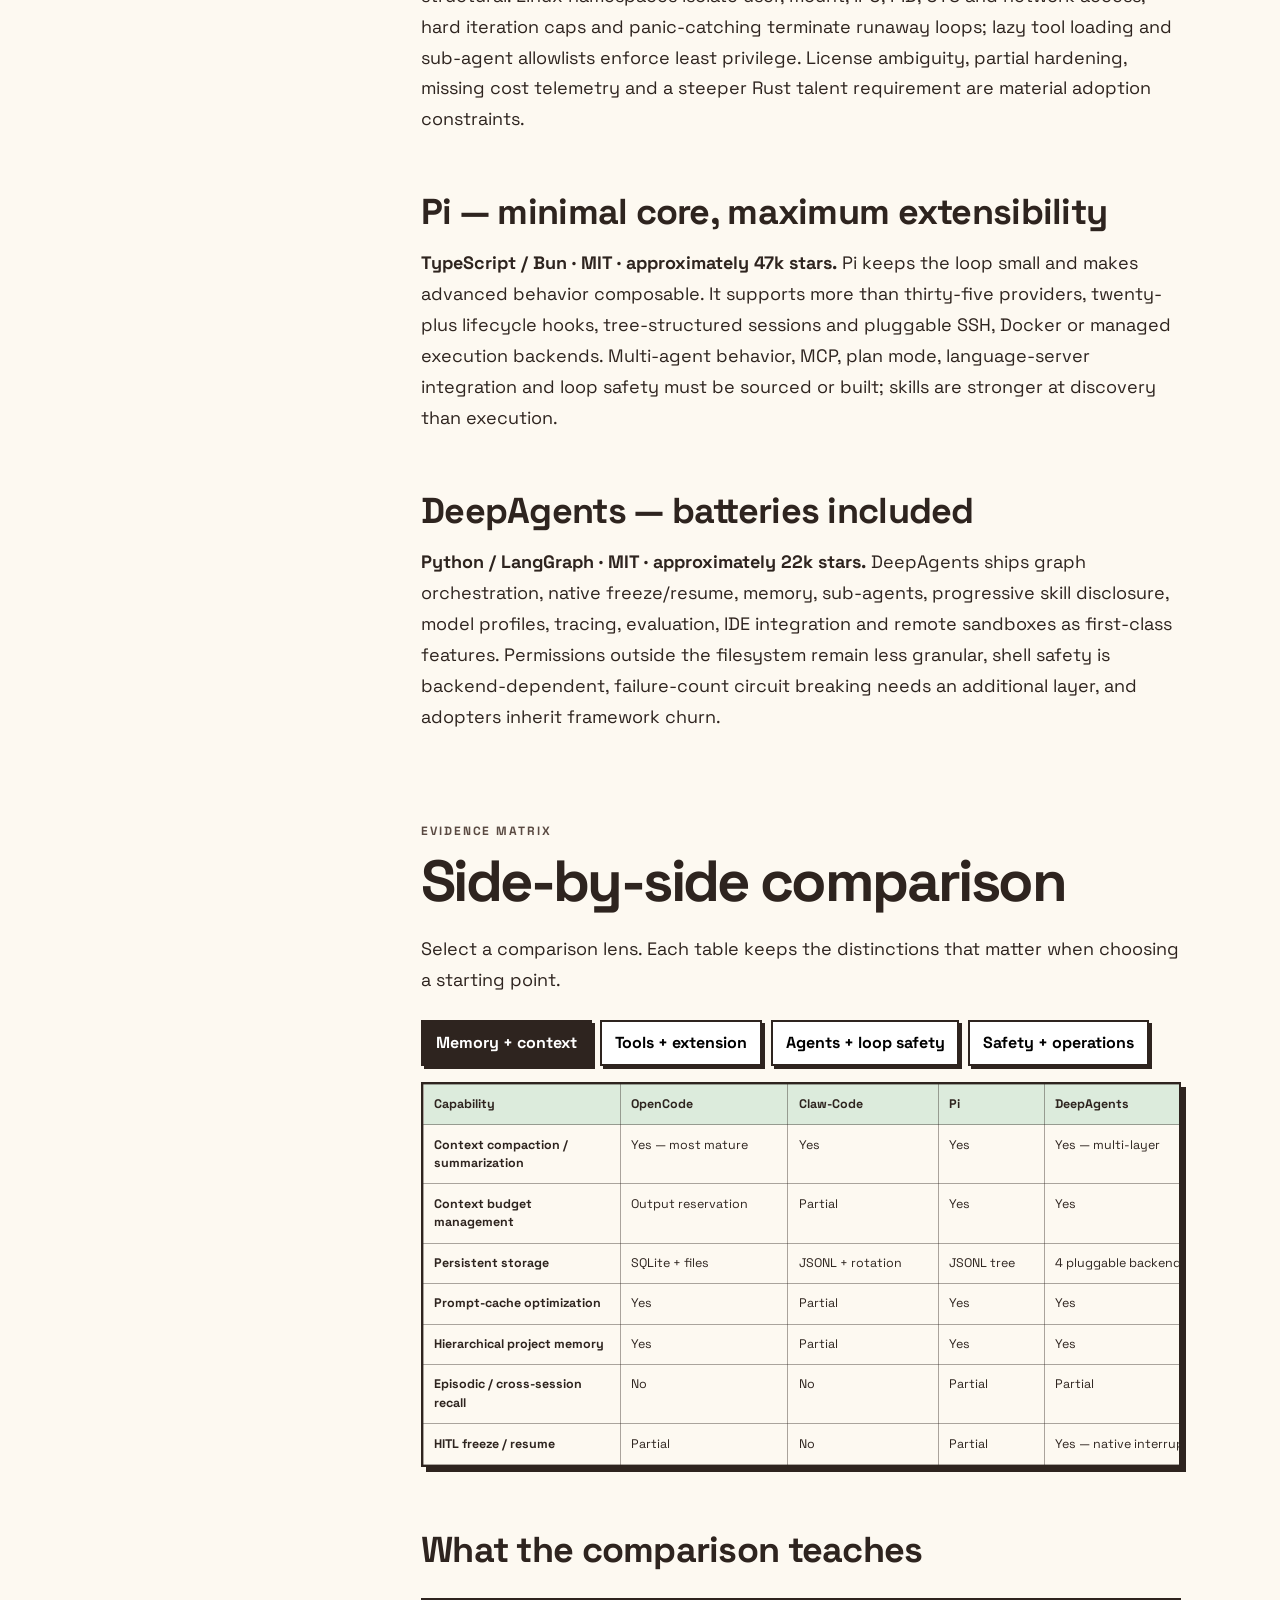
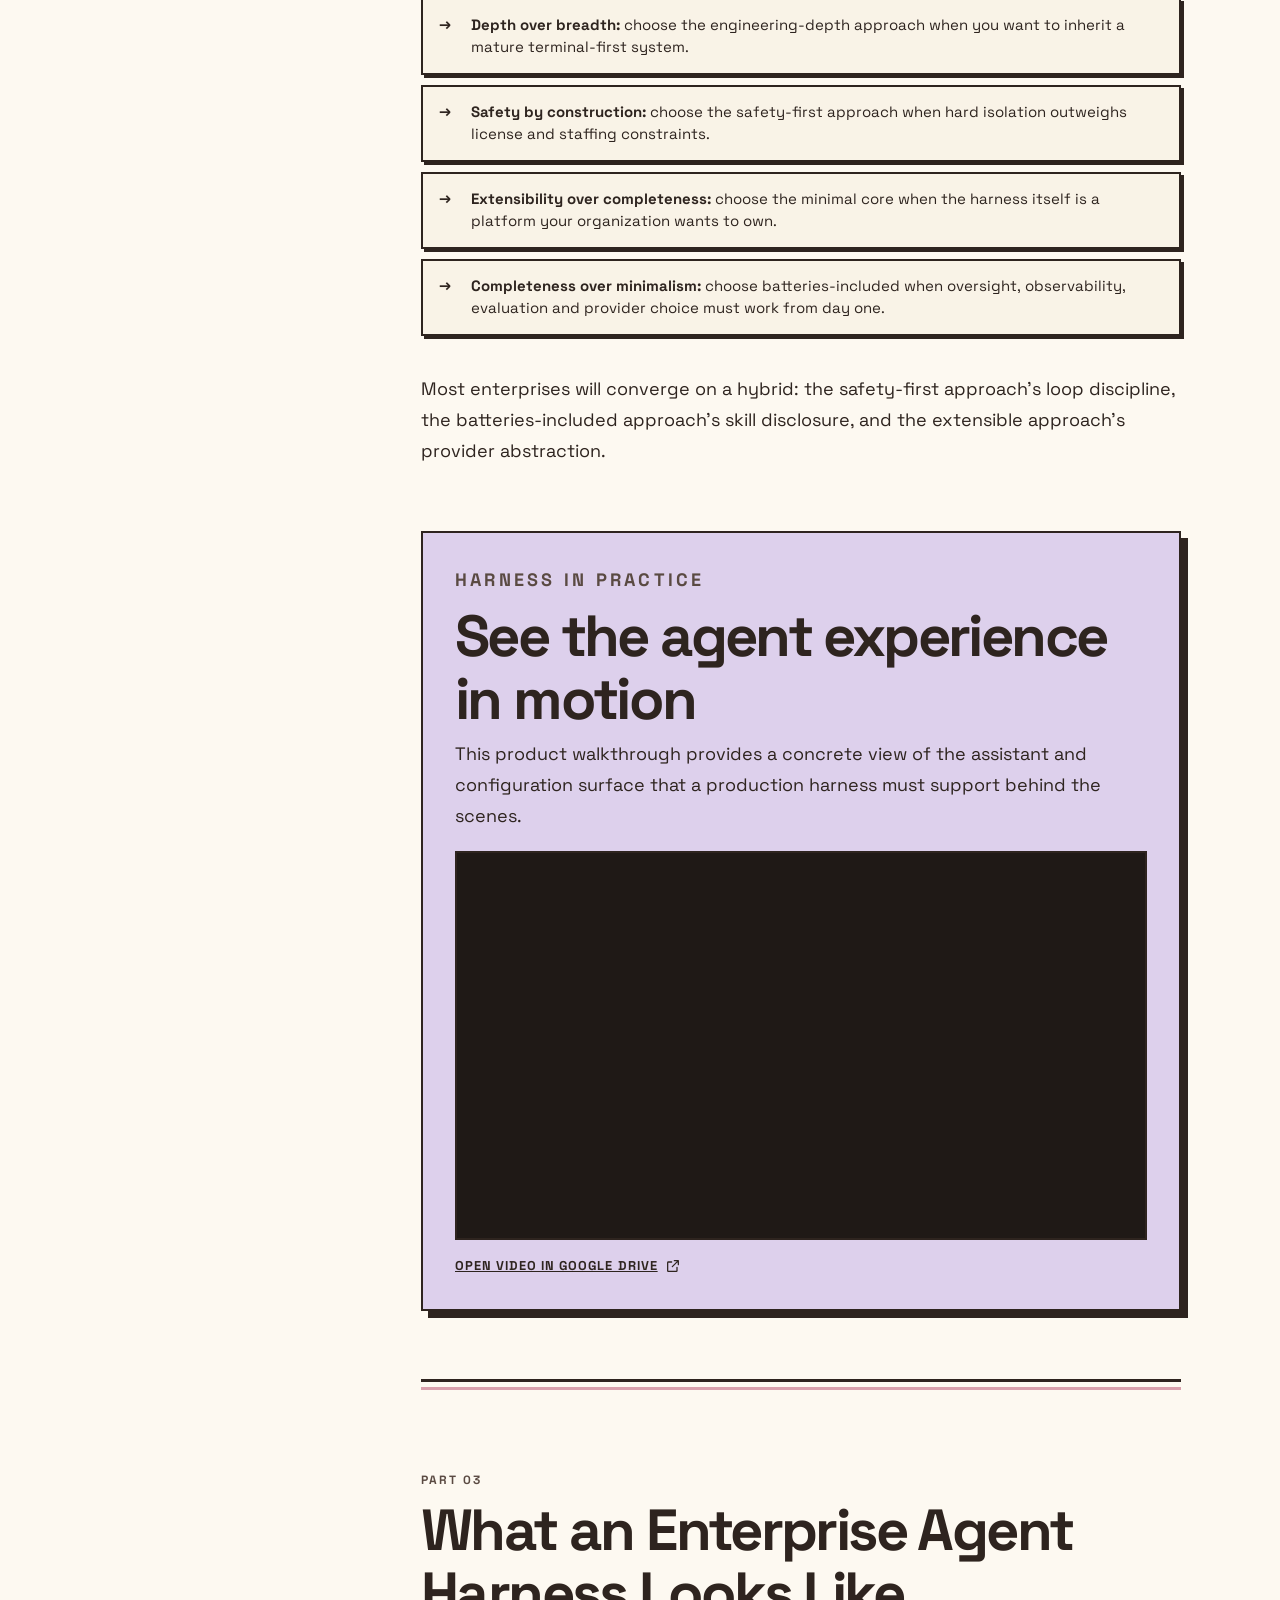
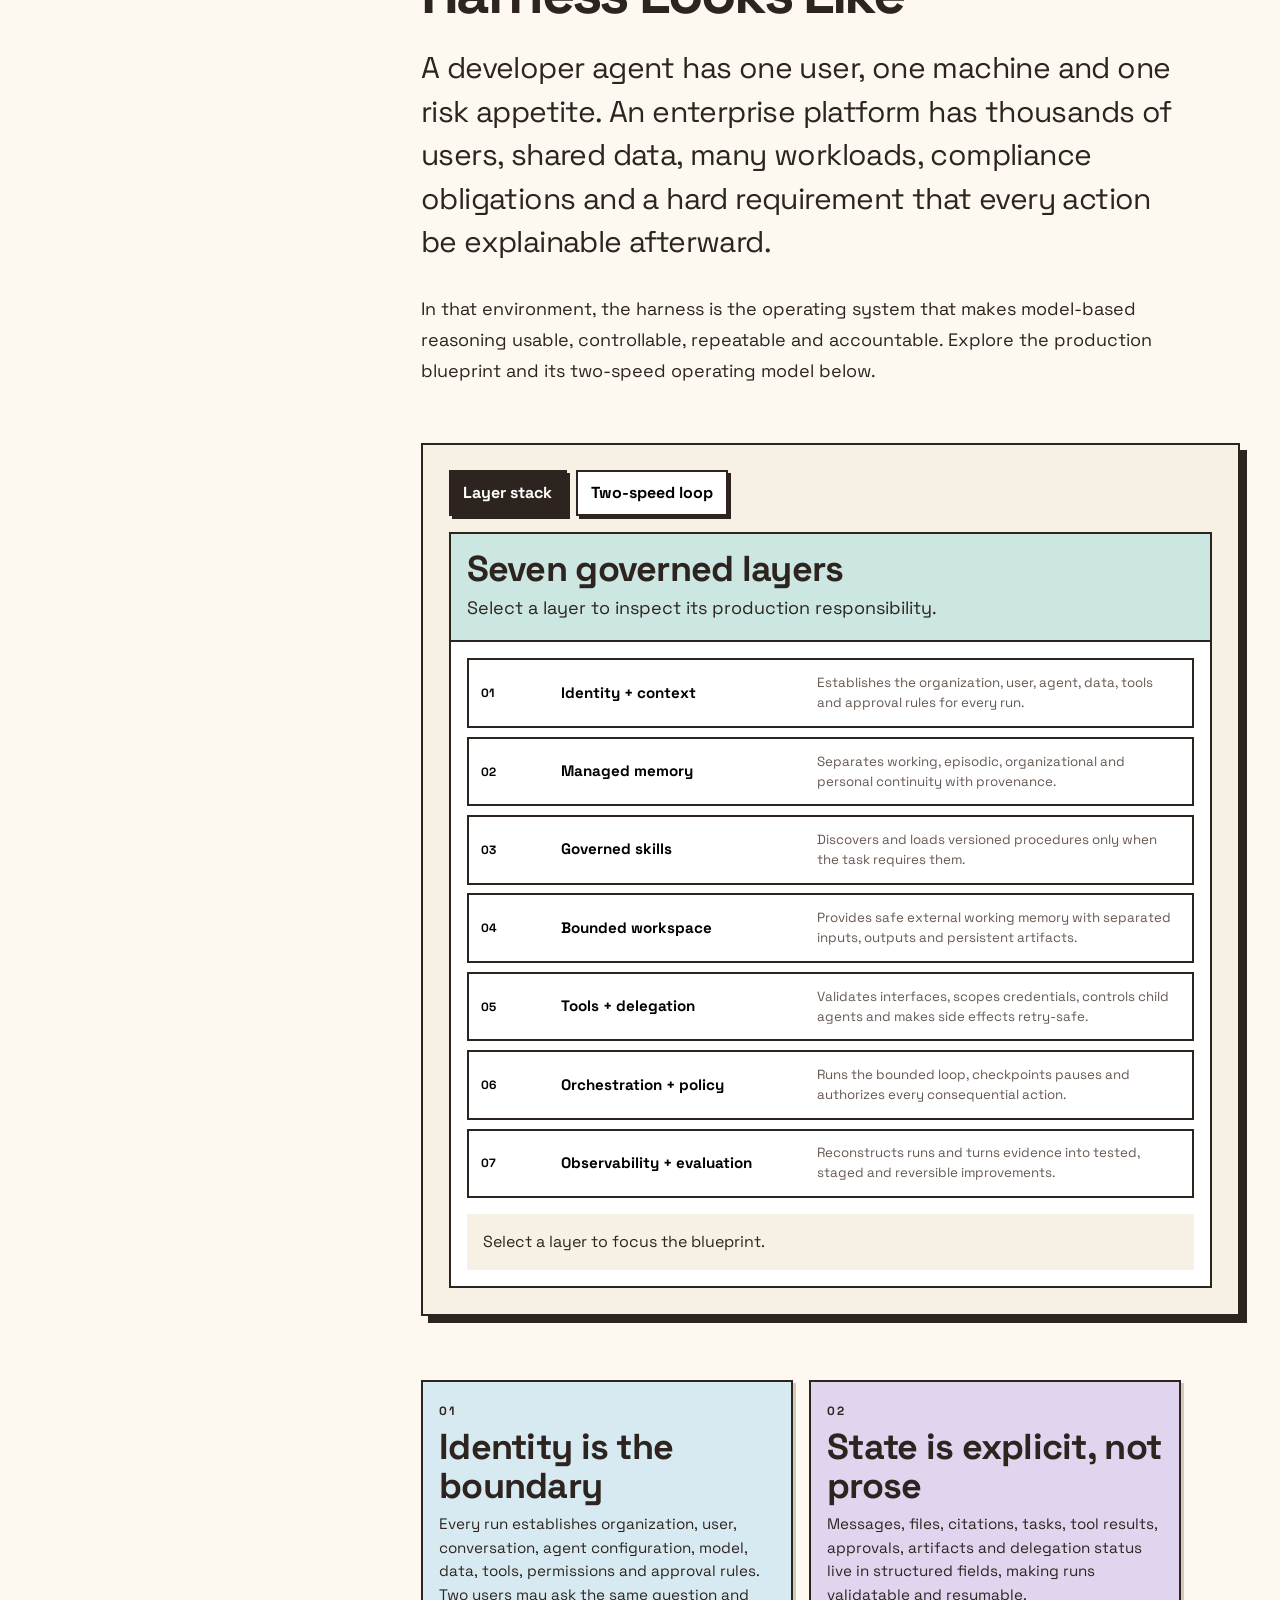
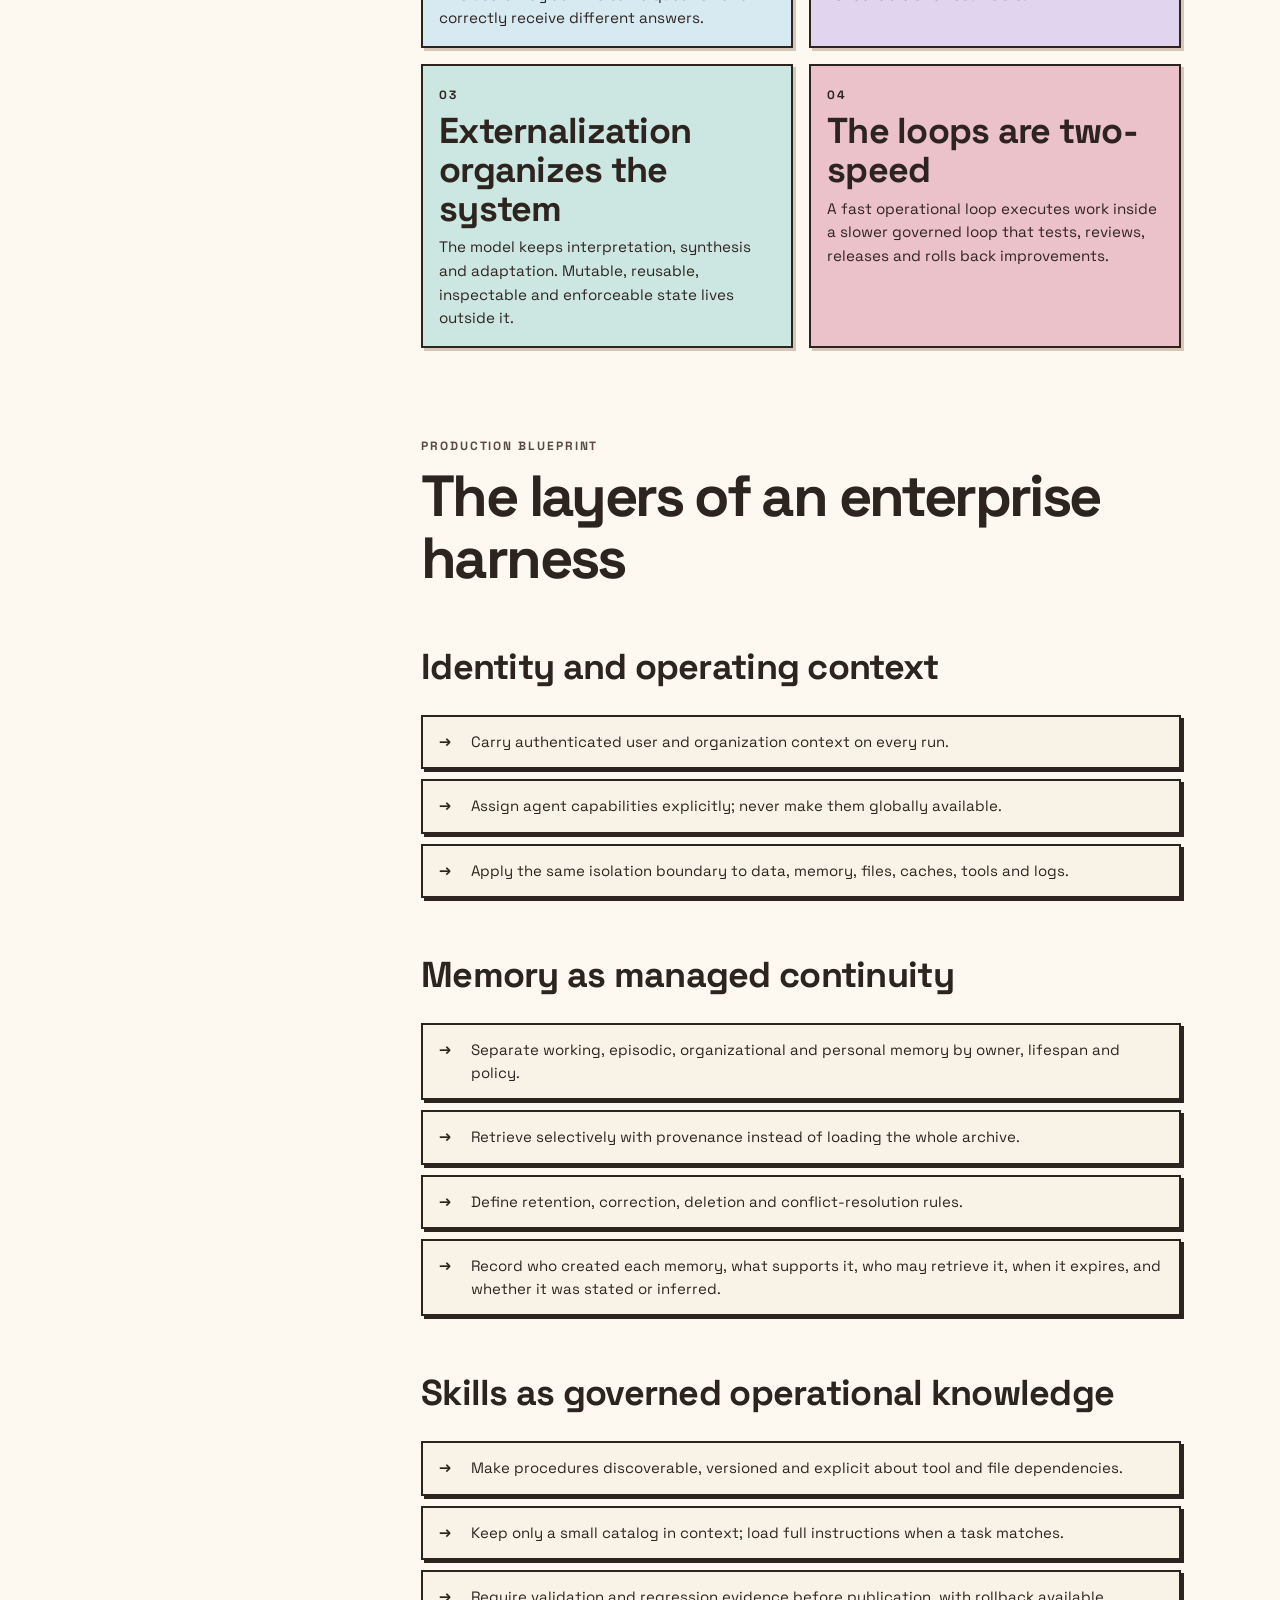
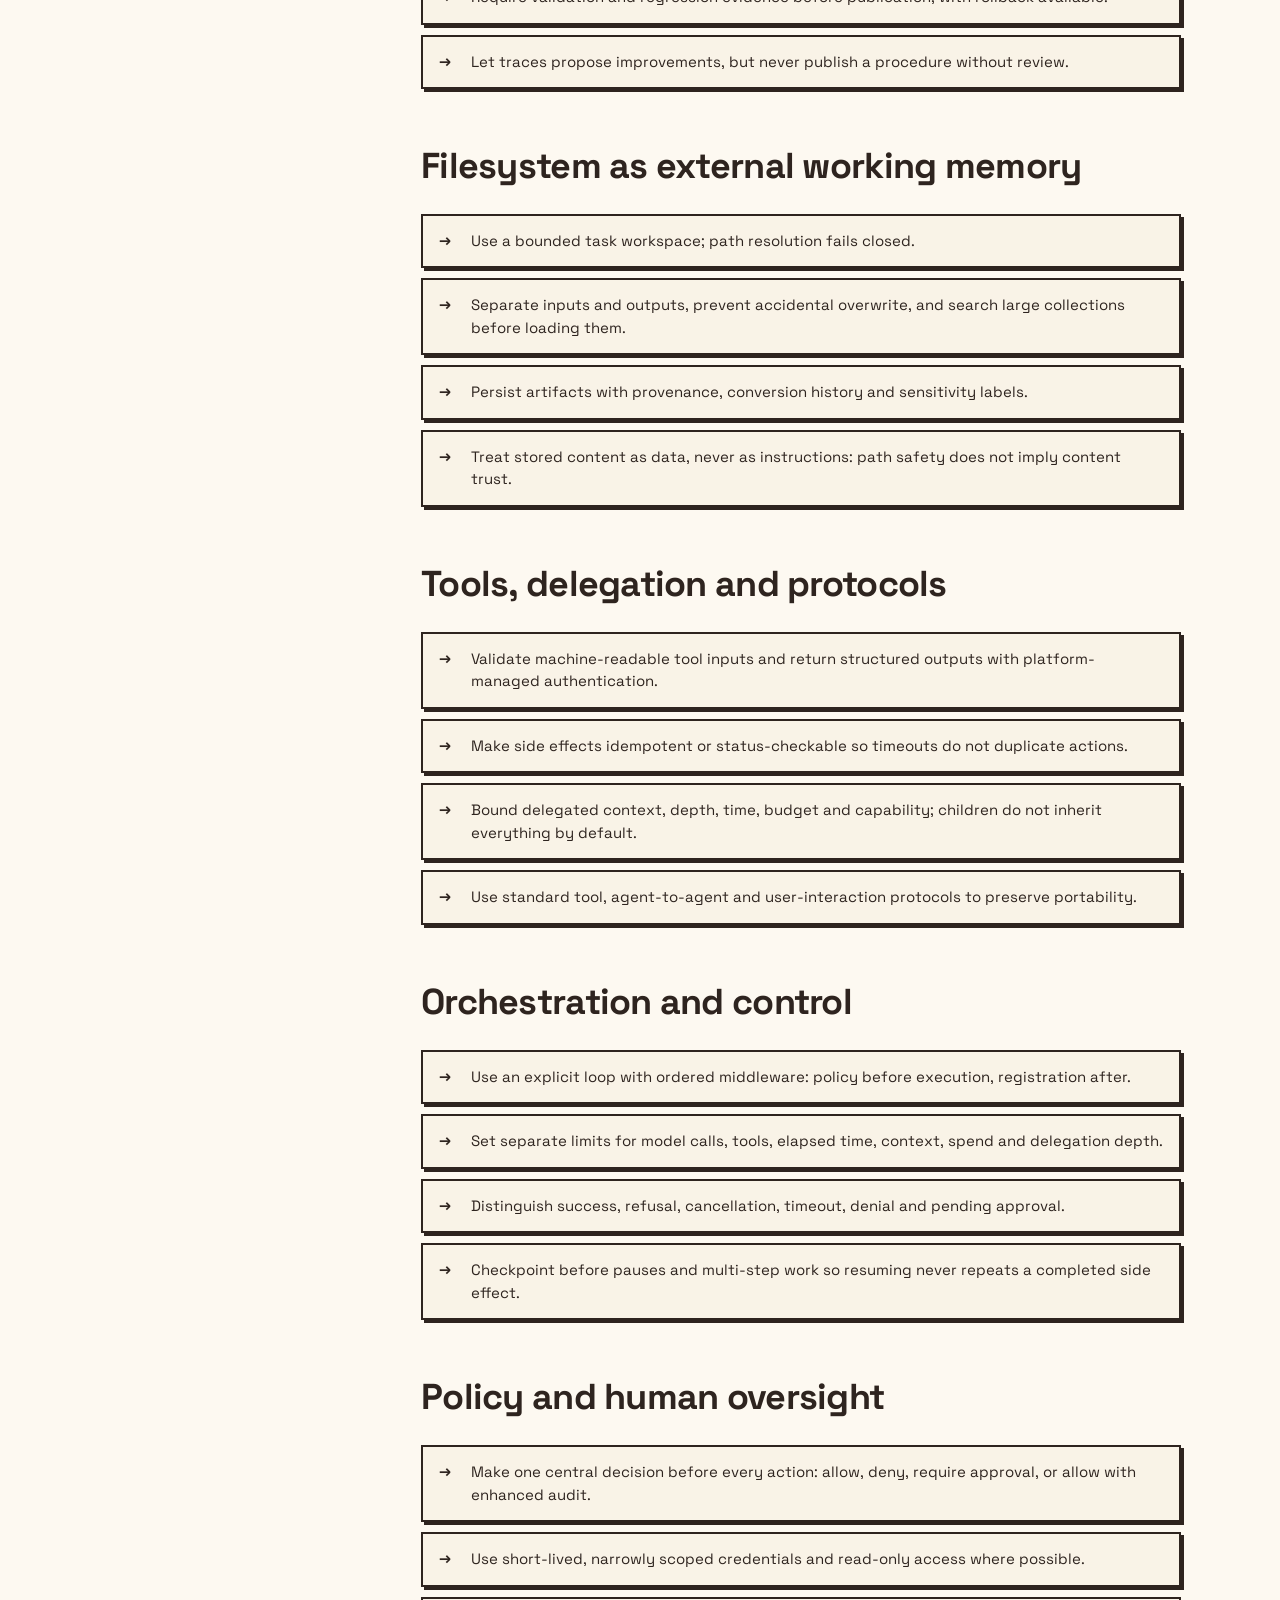
<file: field-note-7f3c9d2a.html>
<!DOCTYPE html>
<html lang="en">
<head>
<meta charset="utf-8">
<meta name="viewport" content="width=device-width, initial-scale=1">
<title>Building the Enterprise Agent Harness — Siddharth Chatterjee</title>
<meta name="description" content="Concepts, approaches, and a production blueprint for enterprise AI agent harnesses.">
<meta name="robots" content="noindex, nofollow, noarchive, nosnippet, noimageindex">
<link rel="preconnect" href="https://fonts.googleapis.com">
<link rel="preconnect" href="https://fonts.gstatic.com" crossorigin>
<link href="https://fonts.googleapis.com/css2?family=Space+Grotesk:wght@400;500;700&display=swap" rel="stylesheet">
<link rel="stylesheet" href="assets/css/style.css">
<link rel="stylesheet" href="assets/css/ai-layer.css?v=4">
<link rel="stylesheet" href="assets/css/fn-7f3c9d2a.css?v=3">
</head>
<body id="top" class="article-page harness-page">
<div data-nav></div>
<main id="main">
  <header class="article-hero harness-hero">
    <div class="wrap article-hero__inner">
      <div>
        <a class="back-link" href="projects.html"><i data-icon="arrowLeft" data-size="18"></i> All projects</a>
        <span class="article-kicker reveal"><i data-icon="gear" data-size="18"></i> Building Enterprise AI Platforms</span>
        <h1 class="article-title reveal">Building the Enterprise Agent Harness</h1>
        <p class="article-deck reveal">Concepts, approaches, and the blueprint for production AI agents.</p>
      </div>
      <aside class="article-hero__aside reveal reveal--right">
        <p class="eyebrow">The central argument</p>
        <p class="lead" style="color:var(--ink);margin-bottom:0">The harness—not just the model—determines whether an agent becomes reliable, governable and useful in production.</p>
        <dl class="article-meta"><div><dt>Core concepts</dt><dd>3 dimensions</dd></div><div><dt>Approaches</dt><dd>4 philosophies</dd></div><div><dt>Blueprint</dt><dd>7 layers</dd></div><div><dt>Focus</dt><dd>Production agents</dd></div></dl>
      </aside>
    </div>
  </header>

  <div class="wrap article-layout">
    <aside class="article-toc" aria-label="Article contents">
      <p class="article-toc__label">Contents</p><div class="article-toc__progress" aria-hidden="true"><span></span></div>
      <ol><li><a href="#core-concepts">Core concepts</a></li><li><a href="#externalization">Externalization</a></li><li><a href="#memory">Memory</a></li><li><a href="#skills">Skills</a></li><li><a href="#protocols">Protocols</a></li><li><a href="#unification">The harness</a></li><li><a href="#approaches">Four approaches</a></li><li><a href="#comparison">Comparison</a></li><li><a href="#platform-demo">Platform demo</a></li><li><a href="#enterprise-blueprint">Enterprise blueprint</a></li><li><a href="#layers">Harness layers</a></li><li><a href="#reinforcement">Reinforcement loop</a></li><li><a href="#checklist">Requirements checklist</a></li><li><a href="#closing">Closing perspective</a></li></ol>
    </aside>

    <article class="article-body">
      <h2 id="core-concepts"><span class="section-no">Part 01</span>The Core Concepts That Govern Agent Harnesses</h2>
      <h3>The quiet shift: from weights to context to harness</h3>
      <p class="lede">The history of LLM systems is a story of progressive outward movement. Capability began in model weights, moved into prompts and retrieval, and now increasingly lives in the infrastructure around the model.</p>
      <p>Memory stores, reusable skills, standardized protocols, sandboxes, approval gates and observability pipelines together form the agent harness. The driving logic is <em>externalization</em>. Long-term continuity, stable multi-step execution and governed interaction with external systems are hard for a language model to carry internally, so the harness moves those burdens into explicit, inspectable and reusable structures.</p>
      <div class="pullquote reveal">Recall becomes retrieval. Improvised generation becomes guided composition. Ad hoc coordination becomes a machine-readable contract.</div>
      <p>The practical consequence is profound: the same foundation model can behave like two different systems depending on the harness around it. Research on production coding agents suggests that changing the harness without changing the model can alter task success by as much as 2×. When reliability matters, harness engineering is the architecture.</p>

      <section class="harness-stage reveal" id="externalization" aria-labelledby="externalization-title">
        <div class="harness-stage__head"><div><p class="eyebrow">Interactive concept map</p><h2 id="externalization-title">Three dimensions inside the harness</h2><p>Explore how memory, skills and protocols operate inside the harness—and how a bounded filesystem gives the agent a durable working surface.</p></div><span class="sticker">Explore the system</span></div>
        <div data-externalization></div>
      </section>

      <h2 id="memory"><span class="section-no">Dimension 01</span>Memory: externalized state across time</h2>
      <p>A bare model is stateless. Every call begins from a fresh context, so continuity must be reconstructed rather than carried forward. Mature systems externalize at least four kinds of state:</p>
      <ul class="decision-list"><li><strong>Working state:</strong> open files, partial plans and execution checkpoints for the current task.</li><li><strong>Episodic state:</strong> prior decisions, tool calls, failures, outcomes and reflections.</li><li><strong>Semantic state:</strong> domain facts, heuristics and project conventions that outlive one episode.</li><li><strong>Personal or environmental state:</strong> stable preferences, habits and recurring constraints.</li></ul>
      <p>Memory architecture has moved from monolithic context to retrieval stores, hierarchical memory with extraction and forgetting policies, and adaptive systems that learn retrieval and routing. The hard problem is not storage but control: making the right history legible at the right moment so limited model attention is spent on reasoning rather than remembering.</p>

      <h2 id="skills"><span class="section-no">Dimension 02</span>Skills: externalized procedural expertise</h2>
      <p>A skill is not a tool. A tool exposes an action; a skill encodes when and how to use actions to complete a meaningful class of tasks. Skills externalize operating procedures, decision heuristics and normative constraints into artifacts that can be discovered, loaded, versioned and composed.</p>
      <div class="mechanism-grid"><div><b>Specification</b><span>Declare boundaries, preconditions and constraints.</span></div><div><b>Discovery</b><span>Match the right procedure to the current task.</span></div><div><b>Progressive disclosure</b><span>Load summaries first and full detail only when needed.</span></div><div><b>Execution binding</b><span>Connect procedures to tools, files and sub-agents at runtime.</span></div></div>
      <p>Every execution becomes the selection and following of a pre-validated operating path rather than a fresh improvisation—which is exactly what enterprise reliability requires.</p>

      <h2 id="protocols"><span class="section-no">Dimension 03</span>Protocols: externalized interaction structure</h2>
      <p>Interactions with tools, agents and users should not be left to free-form prompting. Protocols move invocation grammar, argument schemas, lifecycle semantics, permission boundaries and discovery metadata into machine-readable form.</p>
      <ul class="decision-list"><li><strong>Interoperability:</strong> tools and agents compose across vendors.</li><li><strong>Governability:</strong> permissions and audit attach to structured interfaces.</li><li><strong>Portability:</strong> models and runtime components can change without rewiring everything.</li></ul>

      <h2 id="unification"><span class="section-no">The unifying layer</span>The harness as a cognitive environment</h2>
      <p>Memory, skills and protocols are the raw materials of externalized cognition. The harness makes them cohere through six recurring design dimensions:</p>
      <div class="dimension-grid"><article><b>Control flow</b><span>Perceive, retrieve, plan, act and observe—with explicit limits.</span></article><article><b>Sandboxing</b><span>Bound reads, writes and execution; make failures recoverable.</span></article><article><b>Human oversight</b><span>Approval gates and escalation triggered by actual risk.</span></article><article><b>Observability</b><span>Structured traces and metrics for debugging and audit.</span></article><article><b>Policy</b><span>Layered user, project and organization rules enforced at runtime.</span></article><article><b>Context budgets</b><span>Allocate finite attention across history, memory, skills and tools.</span></article></div>
      <p>None is intelligence by itself. Together they form the environment that determines what an agent can know, remember and do.</p>

      <div class="article-divider"></div>
      <h2 id="approaches"><span class="section-no">Part 02</span>Four Architectural Philosophies</h2>
      <p class="lede">Production harnesses cluster around four bets: engineering depth inside one box, hard safety rails, extensible minimalism, or batteries-included completeness.</p>
      <section class="approach-explorer reveal" aria-label="Interactive harness approach comparison"><div data-approaches></div></section>

      <h3>OpenCode — engineering depth</h3>
      <p><strong>TypeScript / Bun · MIT · approximately 157k stars.</strong> OpenCode concentrates mature engineering in one terminal-first harness: overflow-aware compaction, output reservation, tree-sitter command analysis, five-tier configuration merging, typed tools and plugin hooks. Provider breadth is narrower, human pause/resume is coarse, and day-two operations stop at logs plus optional telemetry. It fits teams that want to inherit a deeply engineered single-box implementation.</p>

      <h3>Claw-Code — hard safety rails</h3>
      <p><strong>Rust · license unspecified · approximately 191k stars.</strong> Claw-Code makes safety structural. Linux namespaces isolate user, mount, IPC, PID, UTS and network access; hard iteration caps and panic-catching terminate runaway loops; lazy tool loading and sub-agent allowlists enforce least privilege. License ambiguity, partial hardening, missing cost telemetry and a steeper Rust talent requirement are material adoption constraints.</p>

      <h3>Pi — minimal core, maximum extensibility</h3>
      <p><strong>TypeScript / Bun · MIT · approximately 47k stars.</strong> Pi keeps the loop small and makes advanced behavior composable. It supports more than thirty-five providers, twenty-plus lifecycle hooks, tree-structured sessions and pluggable SSH, Docker or managed execution backends. Multi-agent behavior, MCP, plan mode, language-server integration and loop safety must be sourced or built; skills are stronger at discovery than execution.</p>

      <h3>DeepAgents — batteries included</h3>
      <p><strong>Python / LangGraph · MIT · approximately 22k stars.</strong> DeepAgents ships graph orchestration, native freeze/resume, memory, sub-agents, progressive skill disclosure, model profiles, tracing, evaluation, IDE integration and remote sandboxes as first-class features. Permissions outside the filesystem remain less granular, shell safety is backend-dependent, failure-count circuit breaking needs an additional layer, and adopters inherit framework churn.</p>

      <h2 id="comparison"><span class="section-no">Evidence matrix</span>Side-by-side comparison</h2>
      <p>Select a comparison lens. Each table keeps the distinctions that matter when choosing a starting point.</p>
      <section class="comparison-explorer reveal"><div data-comparison></div></section>

      <h3>What the comparison teaches</h3>
      <ul class="decision-list"><li><strong>Depth over breadth:</strong> choose the engineering-depth approach when you want to inherit a mature terminal-first system.</li><li><strong>Safety by construction:</strong> choose the safety-first approach when hard isolation outweighs license and staffing constraints.</li><li><strong>Extensibility over completeness:</strong> choose the minimal core when the harness itself is a platform your organization wants to own.</li><li><strong>Completeness over minimalism:</strong> choose batteries-included when oversight, observability, evaluation and provider choice must work from day one.</li></ul>
      <p>Most enterprises will converge on a hybrid: the safety-first approach’s loop discipline, the batteries-included approach’s skill disclosure, and the extensible approach’s provider abstraction.</p>

      <section class="harness-video reveal" id="platform-demo" aria-labelledby="harness-demo-title">
        <div><p class="eyebrow">Harness in practice</p><h2 id="harness-demo-title">See the agent experience in motion</h2><p>This product walkthrough provides a concrete view of the assistant and configuration surface that a production harness must support behind the scenes.</p></div>
        <div class="harness-video__frame"><iframe src="https://drive.google.com/file/d/1HXwvcHpa4JLX81BPhgvR-2lBweWFs2RS/preview" title="Enterprise agent harness product demonstration" loading="lazy" allow="autoplay; fullscreen" allowfullscreen></iframe></div>
        <a href="https://drive.google.com/file/d/1HXwvcHpa4JLX81BPhgvR-2lBweWFs2RS/view?usp=sharing" target="_blank" rel="noopener noreferrer">Open video in Google Drive <i data-icon="external" data-size="16"></i></a>
      </section>

      <div class="article-divider"></div>
      <h2 id="enterprise-blueprint"><span class="section-no">Part 03</span>What an Enterprise Agent Harness Looks Like</h2>
      <p class="lede">A developer agent has one user, one machine and one risk appetite. An enterprise platform has thousands of users, shared data, many workloads, compliance obligations and a hard requirement that every action be explainable afterward.</p>
      <p>In that environment, the harness is the operating system that makes model-based reasoning usable, controllable, repeatable and accountable. Explore the production blueprint and its two-speed operating model below.</p>
      <section class="blueprint-stage reveal" aria-label="Interactive enterprise harness blueprint"><div data-blueprint></div></section>

      <div class="principle-grid"><article><span>01</span><h3>Identity is the boundary</h3><p>Every run establishes organization, user, conversation, agent configuration, model, data, tools, permissions and approval rules. Two users may ask the same question and correctly receive different answers.</p></article><article><span>02</span><h3>State is explicit, not prose</h3><p>Messages, files, citations, tasks, tool results, approvals, artifacts and delegation status live in structured fields, making runs validatable and resumable.</p></article><article><span>03</span><h3>Externalization organizes the system</h3><p>The model keeps interpretation, synthesis and adaptation. Mutable, reusable, inspectable and enforceable state lives outside it.</p></article><article><span>04</span><h3>The loops are two-speed</h3><p>A fast operational loop executes work inside a slower governed loop that tests, reviews, releases and rolls back improvements.</p></article></div>

      <h2 id="layers"><span class="section-no">Production blueprint</span>The layers of an enterprise harness</h2>
      <h3>Identity and operating context</h3>
      <ul class="decision-list"><li>Carry authenticated user and organization context on every run.</li><li>Assign agent capabilities explicitly; never make them globally available.</li><li>Apply the same isolation boundary to data, memory, files, caches, tools and logs.</li></ul>
      <h3>Memory as managed continuity</h3>
      <ul class="decision-list"><li>Separate working, episodic, organizational and personal memory by owner, lifespan and policy.</li><li>Retrieve selectively with provenance instead of loading the whole archive.</li><li>Define retention, correction, deletion and conflict-resolution rules.</li><li>Record who created each memory, what supports it, who may retrieve it, when it expires, and whether it was stated or inferred.</li></ul>
      <h3>Skills as governed operational knowledge</h3>
      <ul class="decision-list"><li>Make procedures discoverable, versioned and explicit about tool and file dependencies.</li><li>Keep only a small catalog in context; load full instructions when a task matches.</li><li>Require validation and regression evidence before publication, with rollback available.</li><li>Let traces propose improvements, but never publish a procedure without review.</li></ul>
      <h3>Filesystem as external working memory</h3>
      <ul class="decision-list"><li>Use a bounded task workspace; path resolution fails closed.</li><li>Separate inputs and outputs, prevent accidental overwrite, and search large collections before loading them.</li><li>Persist artifacts with provenance, conversion history and sensitivity labels.</li><li>Treat stored content as data, never as instructions: path safety does not imply content trust.</li></ul>
      <h3>Tools, delegation and protocols</h3>
      <ul class="decision-list"><li>Validate machine-readable tool inputs and return structured outputs with platform-managed authentication.</li><li>Make side effects idempotent or status-checkable so timeouts do not duplicate actions.</li><li>Bound delegated context, depth, time, budget and capability; children do not inherit everything by default.</li><li>Use standard tool, agent-to-agent and user-interaction protocols to preserve portability.</li></ul>
      <h3>Orchestration and control</h3>
      <ul class="decision-list"><li>Use an explicit loop with ordered middleware: policy before execution, registration after.</li><li>Set separate limits for model calls, tools, elapsed time, context, spend and delegation depth.</li><li>Distinguish success, refusal, cancellation, timeout, denial and pending approval.</li><li>Checkpoint before pauses and multi-step work so resuming never repeats a completed side effect.</li></ul>
      <h3>Policy and human oversight</h3>
      <ul class="decision-list"><li>Make one central decision before every action: allow, deny, require approval, or allow with enhanced audit.</li><li>Use short-lived, narrowly scoped credentials and read-only access where possible.</li><li>Reserve approvals for consequential, hard-to-reverse actions so users do not learn to click through.</li><li>Carry data controls through memory, prompts, tools, sandboxes, files and external systems.</li></ul>
      <h3>Observability and evaluation</h3>
      <ul class="decision-list"><li>Reconstruct every run from model and configuration versions, tokens, tool outcomes, approvals, sources, cost, errors and trace identifiers.</li><li>Evaluate both the answer and the harness: retrieval precision, context efficiency, recovery, policy coverage, skill compatibility and cost under load.</li><li>Route proposed changes through tests, review, staged release, monitoring and rollback.</li></ul>

      <h2 id="reinforcement"><span class="section-no">System dynamics</span>How the layers reinforce one another</h2>
      <p>A reliable harness is a network of feedback relationships rather than a stack of isolated services. Select a relationship to follow how evidence becomes safer capability.</p>
      <section class="reinforcement-stage reveal"><div data-reinforcement></div></section>

      <h2 id="checklist"><span class="section-no">Production gate</span>The enterprise requirements checklist</h2>
      <p>A production-grade harness should be able to answer yes to every item. Use this checklist as a lightweight architecture review.</p>
      <div class="harness-checklist" data-checklist>
        <label><input type="checkbox">Every run carries authenticated user and organization context across every surface.</label>
        <label><input type="checkbox">Working, episodic, organizational and personal memory are separated, governed and provenance-tracked.</label>
        <label><input type="checkbox">Each task has a bounded workspace with separated inputs and outputs plus persistent artifacts.</label>
        <label><input type="checkbox">Procedures are explicit, discoverable, versioned and validated before publication.</label>
        <label><input type="checkbox">Tool and delegation interfaces are structured, authenticated and safe to retry.</label>
        <label><input type="checkbox">A central policy decision precedes every consequential action and approvals are auditable.</label>
        <label><input type="checkbox">Model calls, tools, time, context, spend and delegation have limits; resumes do not repeat side effects.</label>
        <label><input type="checkbox">Runs are reconstructable; outputs and harness behavior are evaluated; changes are staged and reversible.</label>
        <div class="checklist-score"><b data-check-count>0</b><span>of 8 production requirements evidenced</span></div>
      </div>

      <h2 id="closing"><span class="section-no">Closing perspective</span>Build the environment, not only the reasoner</h2>
      <p>The capabilities cannot be designed in isolation. Memory affects context. Skills determine tool use. Tools create artifacts and side effects. Policy governs those actions. Observability records them. Evaluation turns the records into evidence for improvement.</p>
      <p>An enterprise harness turns a general-purpose model into a governed participant in real work. Remembering becomes retrieving; handling documents becomes working in a bounded workspace; knowing a process becomes loading a procedure; calling a system becomes filling a validated interface; taking a consequential action becomes a policy decision; pausing becomes a recoverable checkpoint; and debugging becomes inspection of evidence.</p>
      <div class="pullquote reveal">Stop asking “which model should we use?” first. Ask: “what environment have we built for the model to operate in?”</div>
      <p>Better agents are not merely better reasoners. They are better organized cognitive systems.</p>
      <div class="source-note"><b>References and sources</b><span>“Externalization in LLM Agents: A Unified Review of Memory, Skills, Protocols and Harness Engineering” (arXiv:2604.08224, 2026); “Architectural Design Decisions in AI Agent Harnesses” (arXiv:2604.18071, 2026); comparative harness audits of OpenCode, Claw-Code, Pi and DeepAgents (2026); vendor-neutral enterprise harness architecture guidance (2026).</span></div>
    </article>
  </div>
</main>
<div data-contact></div><div data-footer></div>
<script src="assets/js/site.js"></script>
<script src="assets/js/fn-7f3c9d2a.js?v=2"></script>
</body>
</html>
</file>
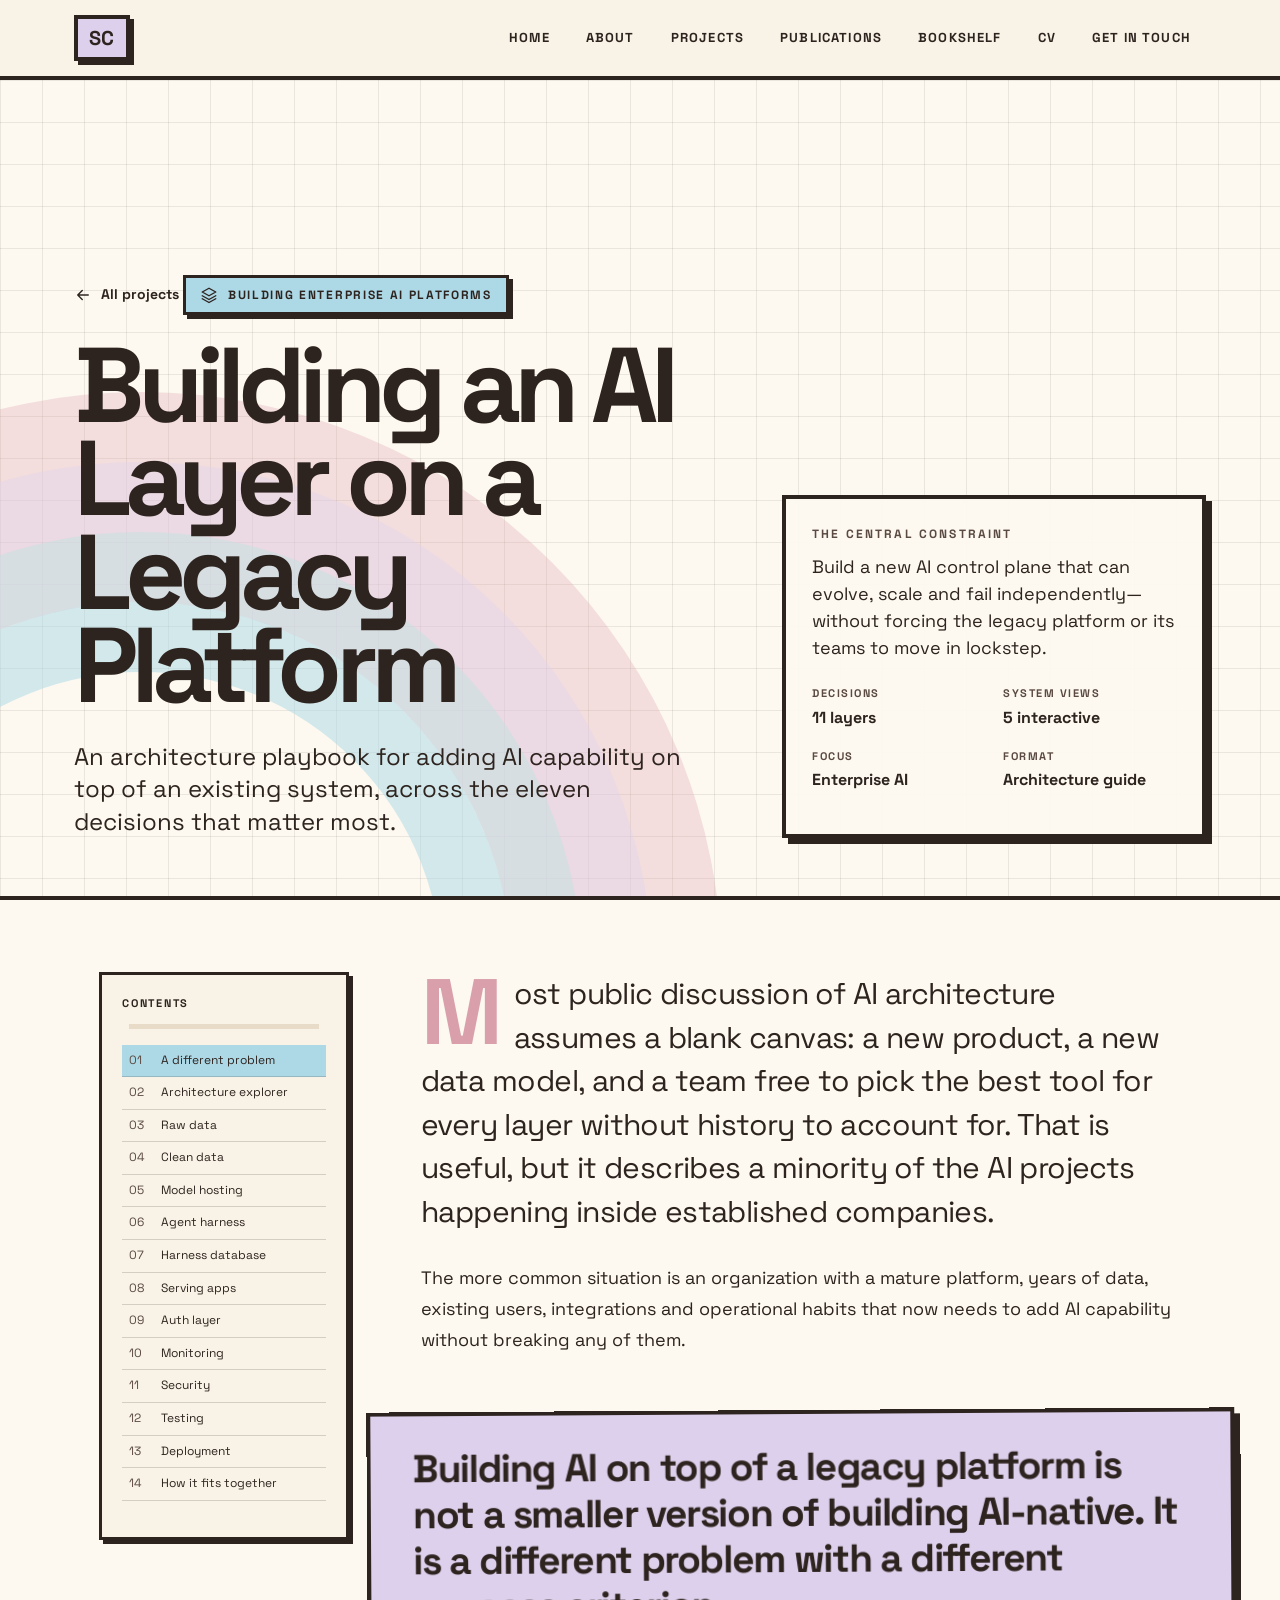
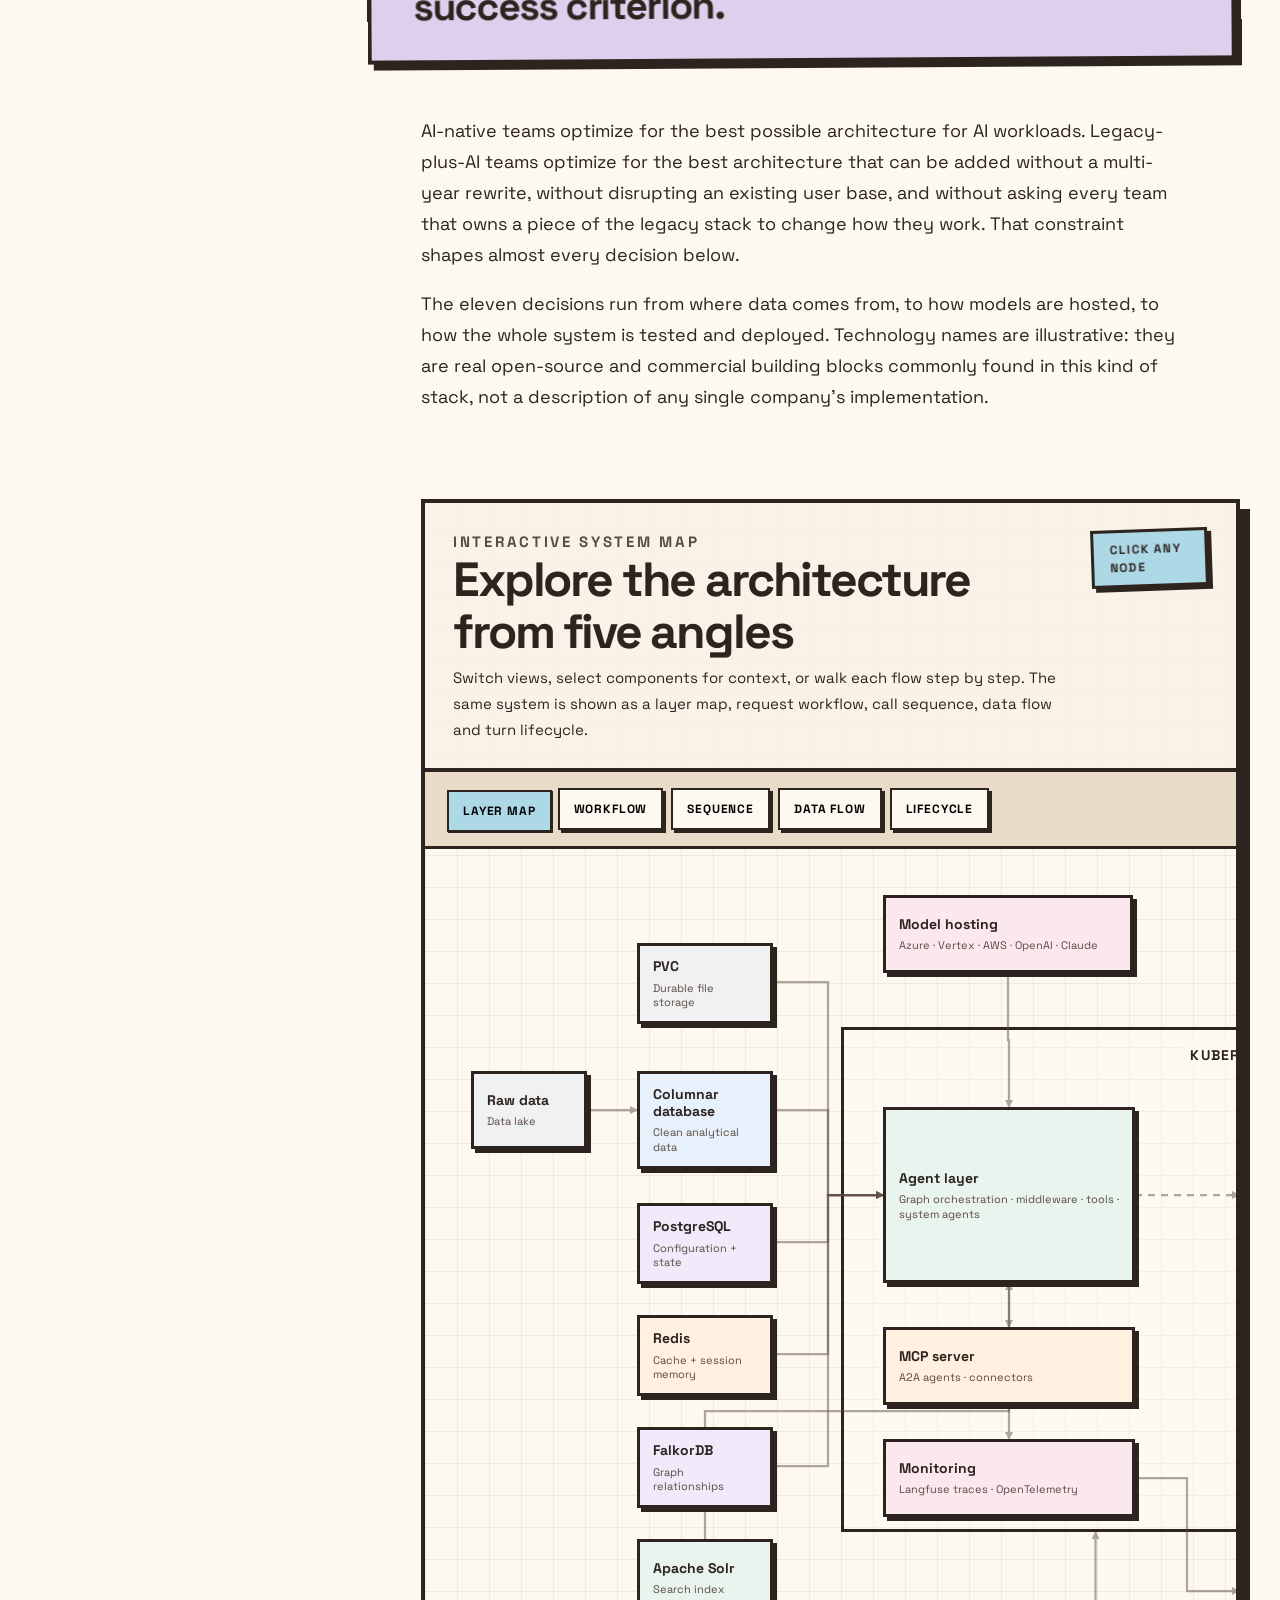
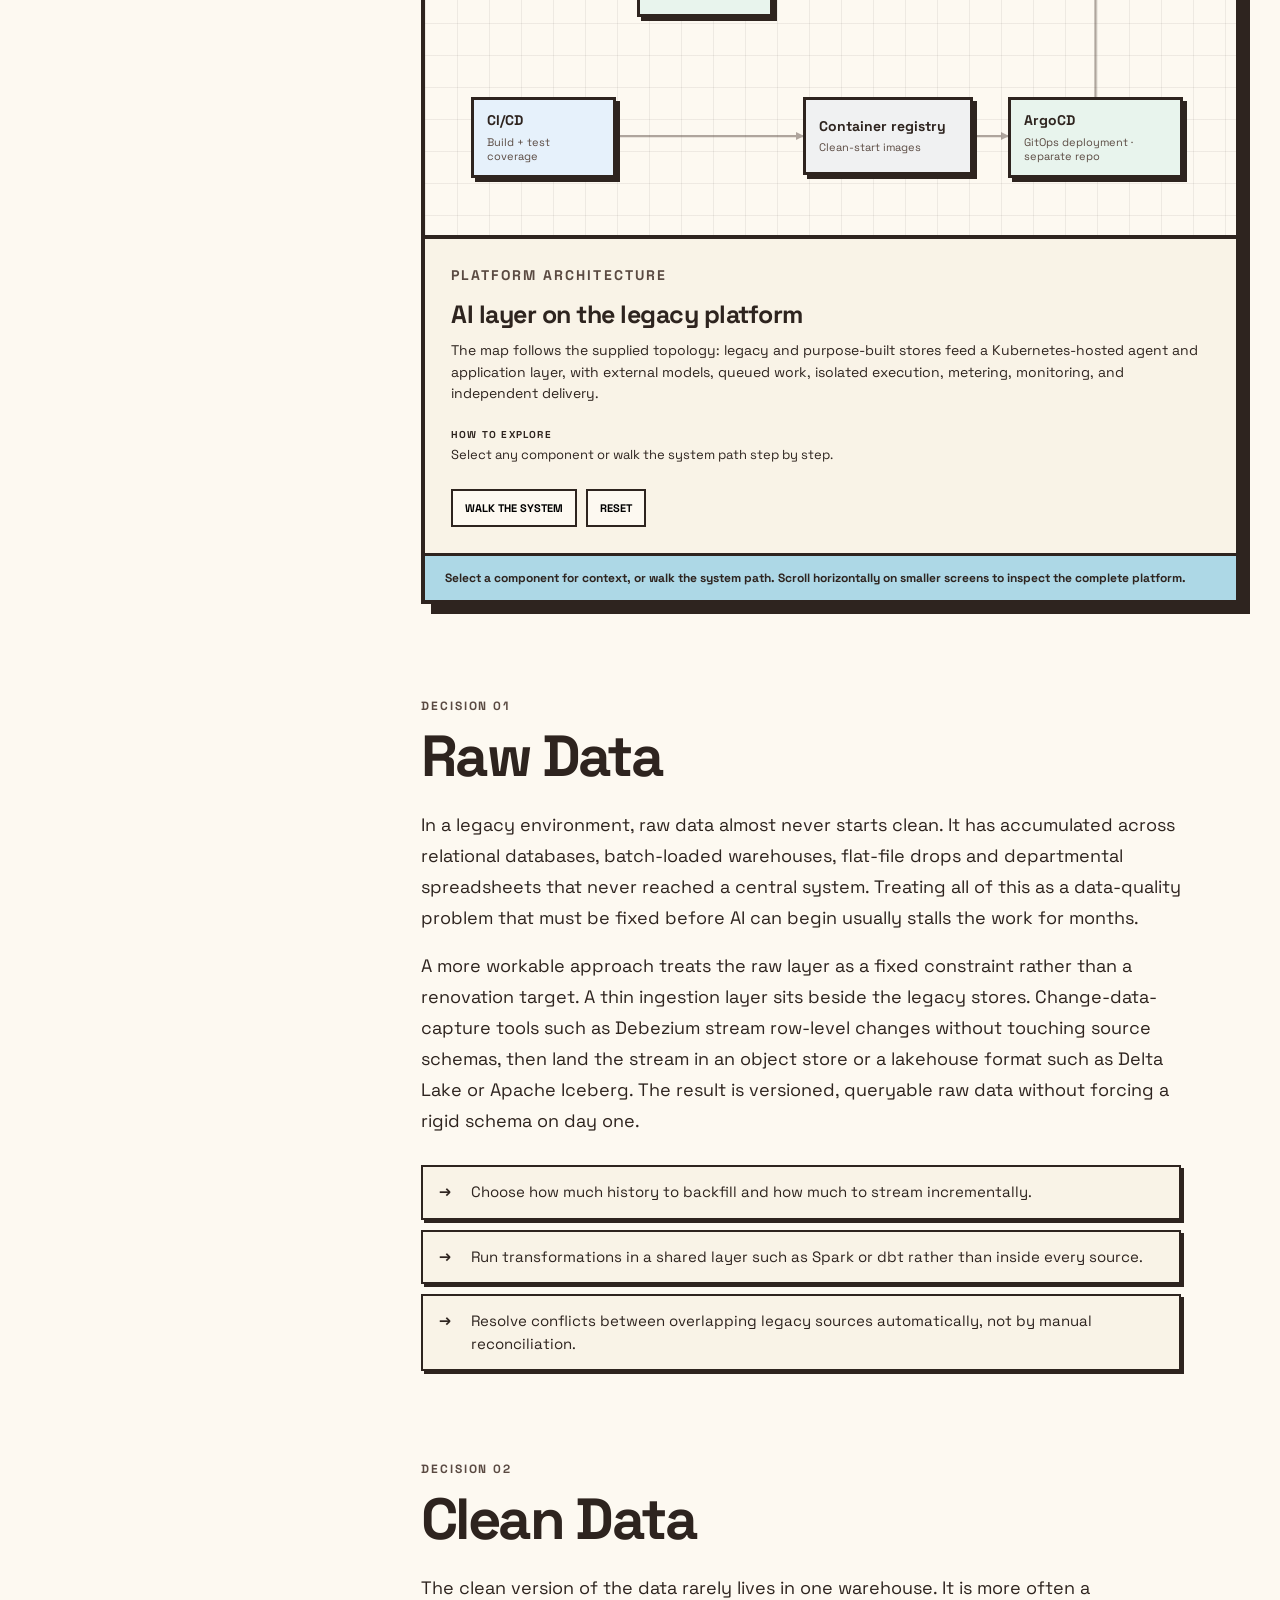
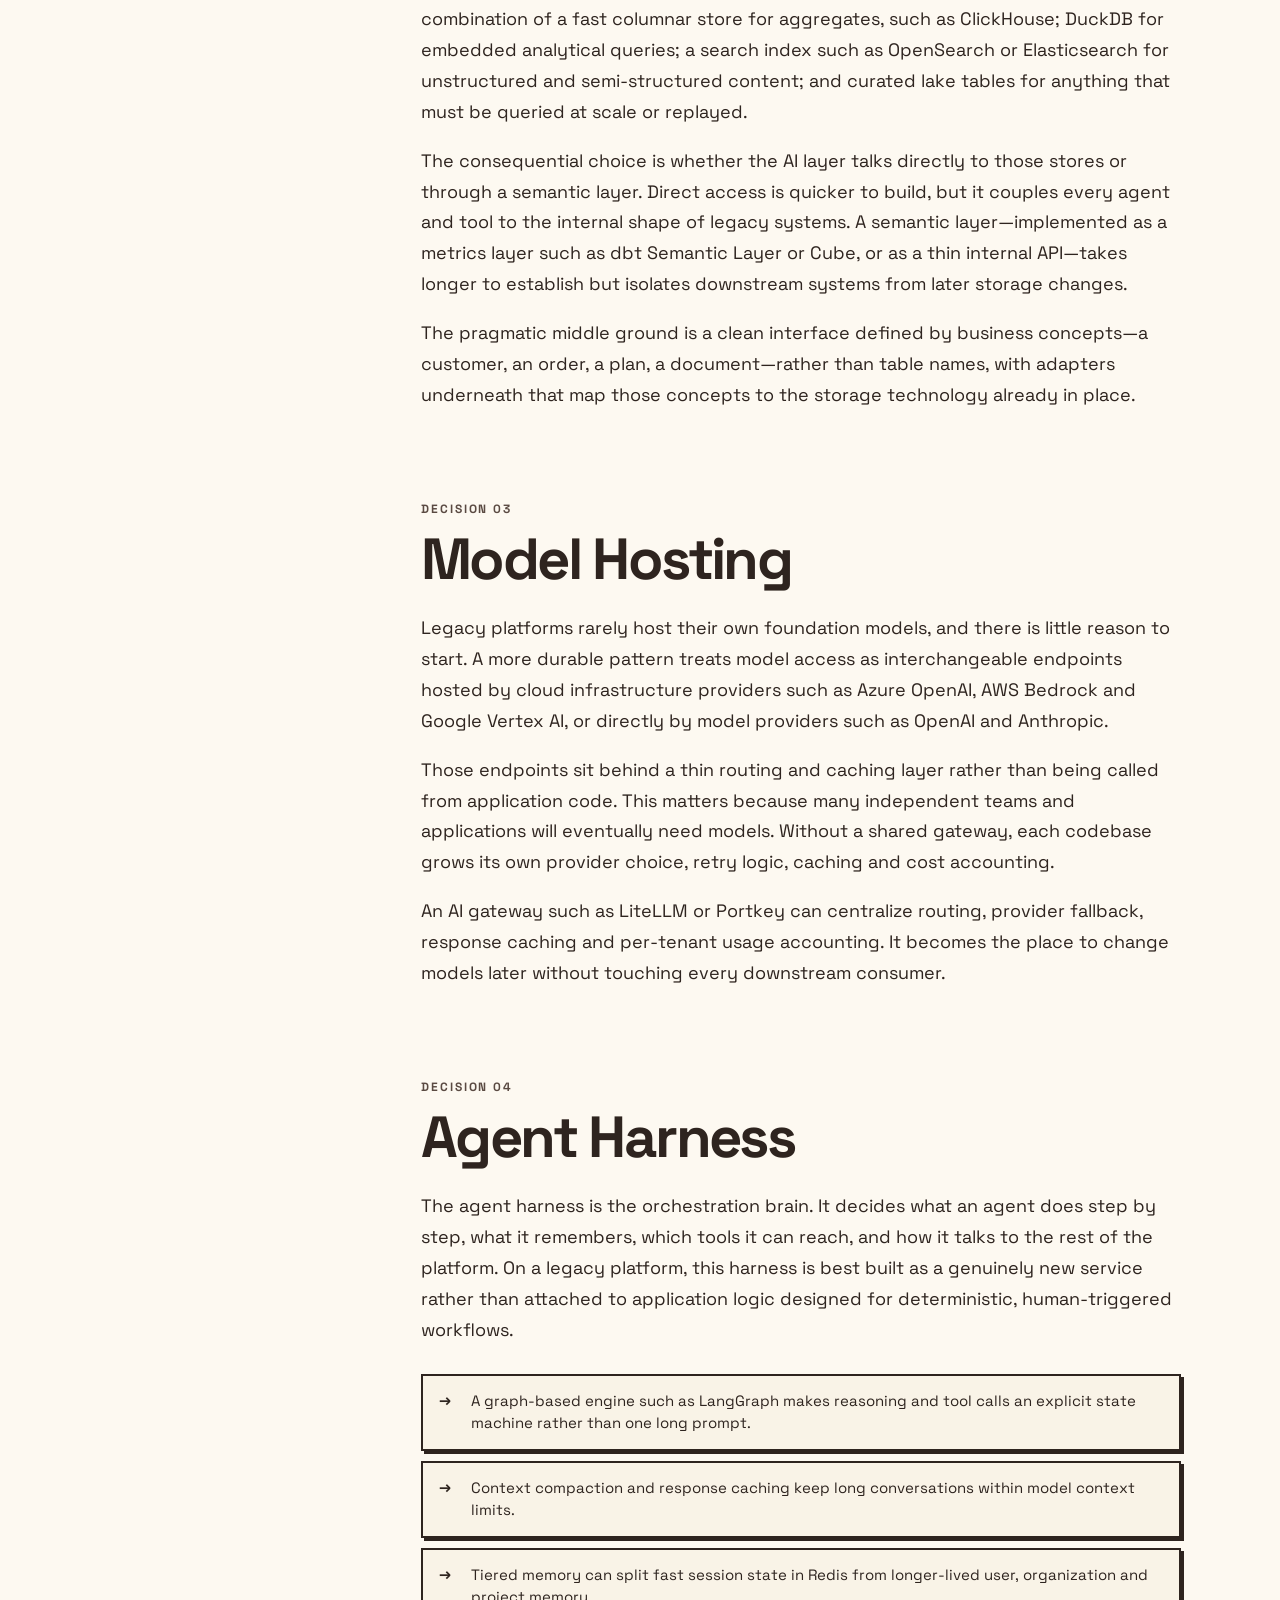
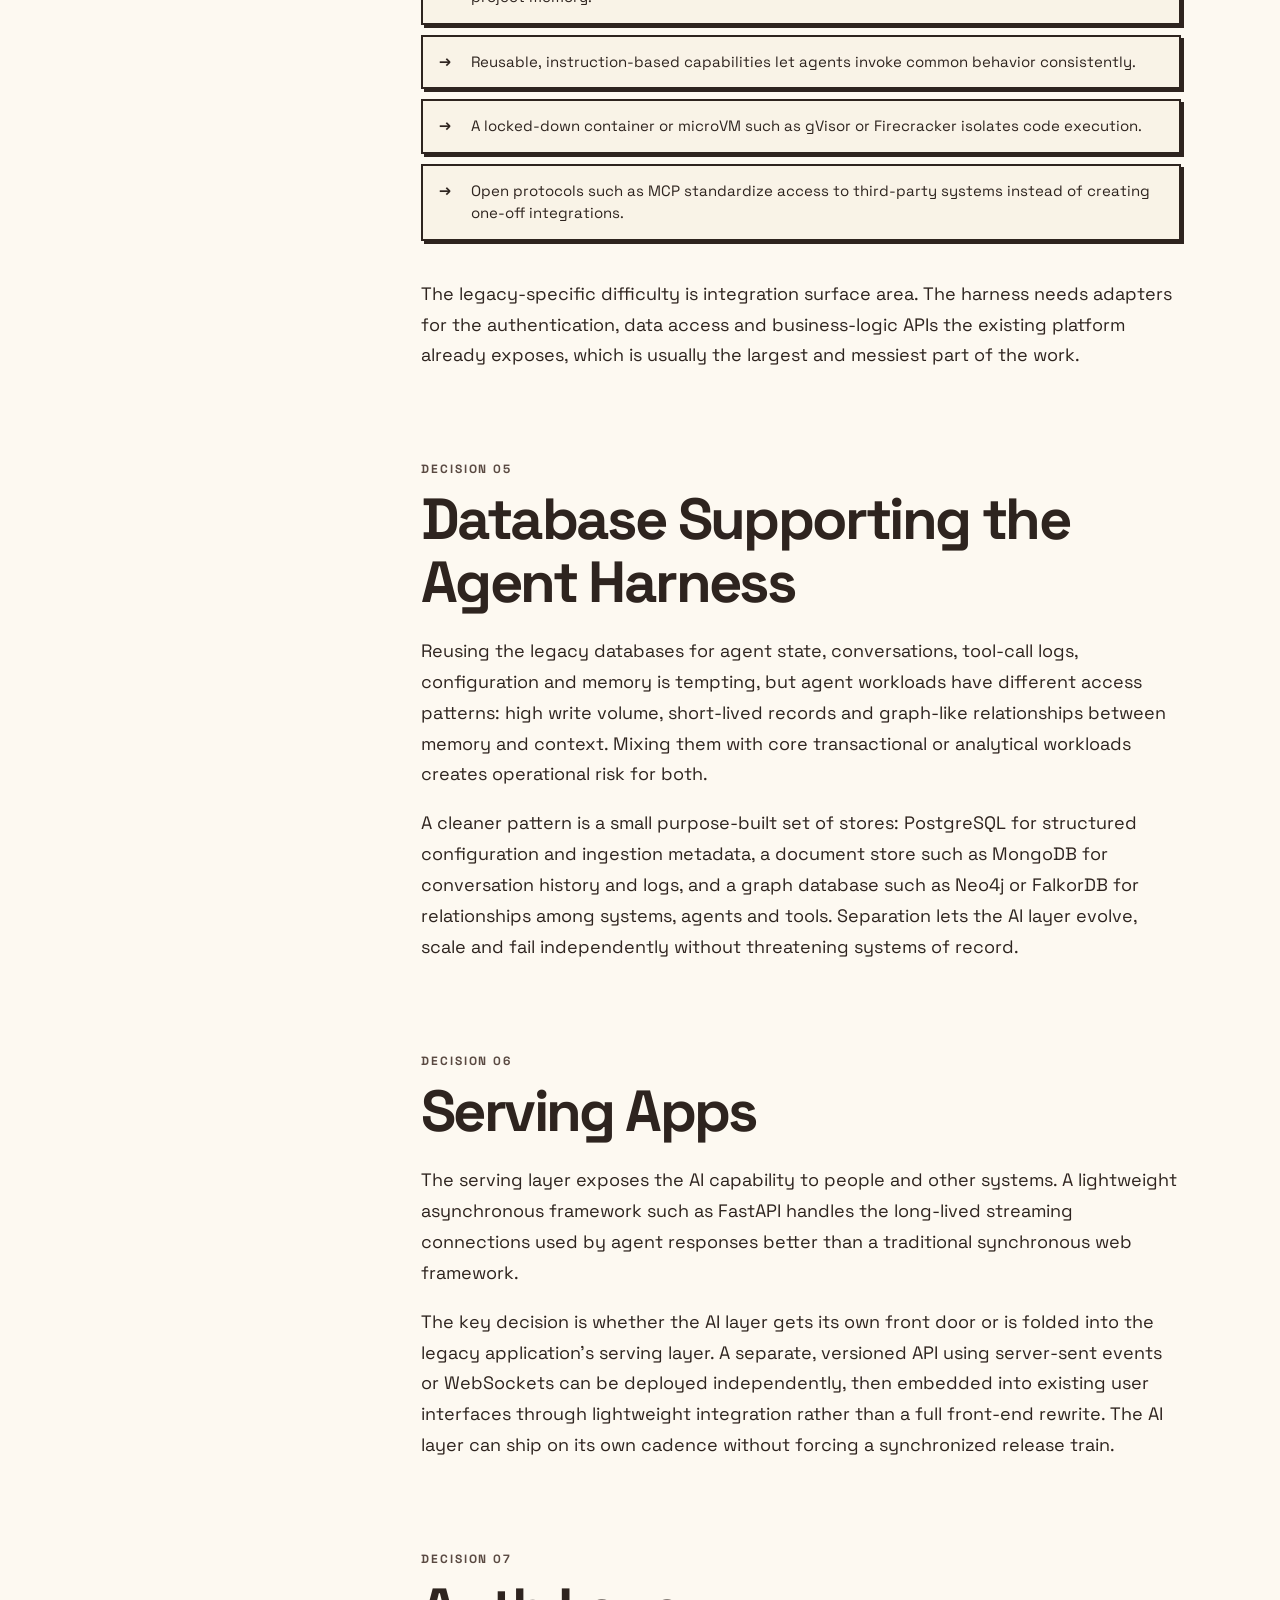
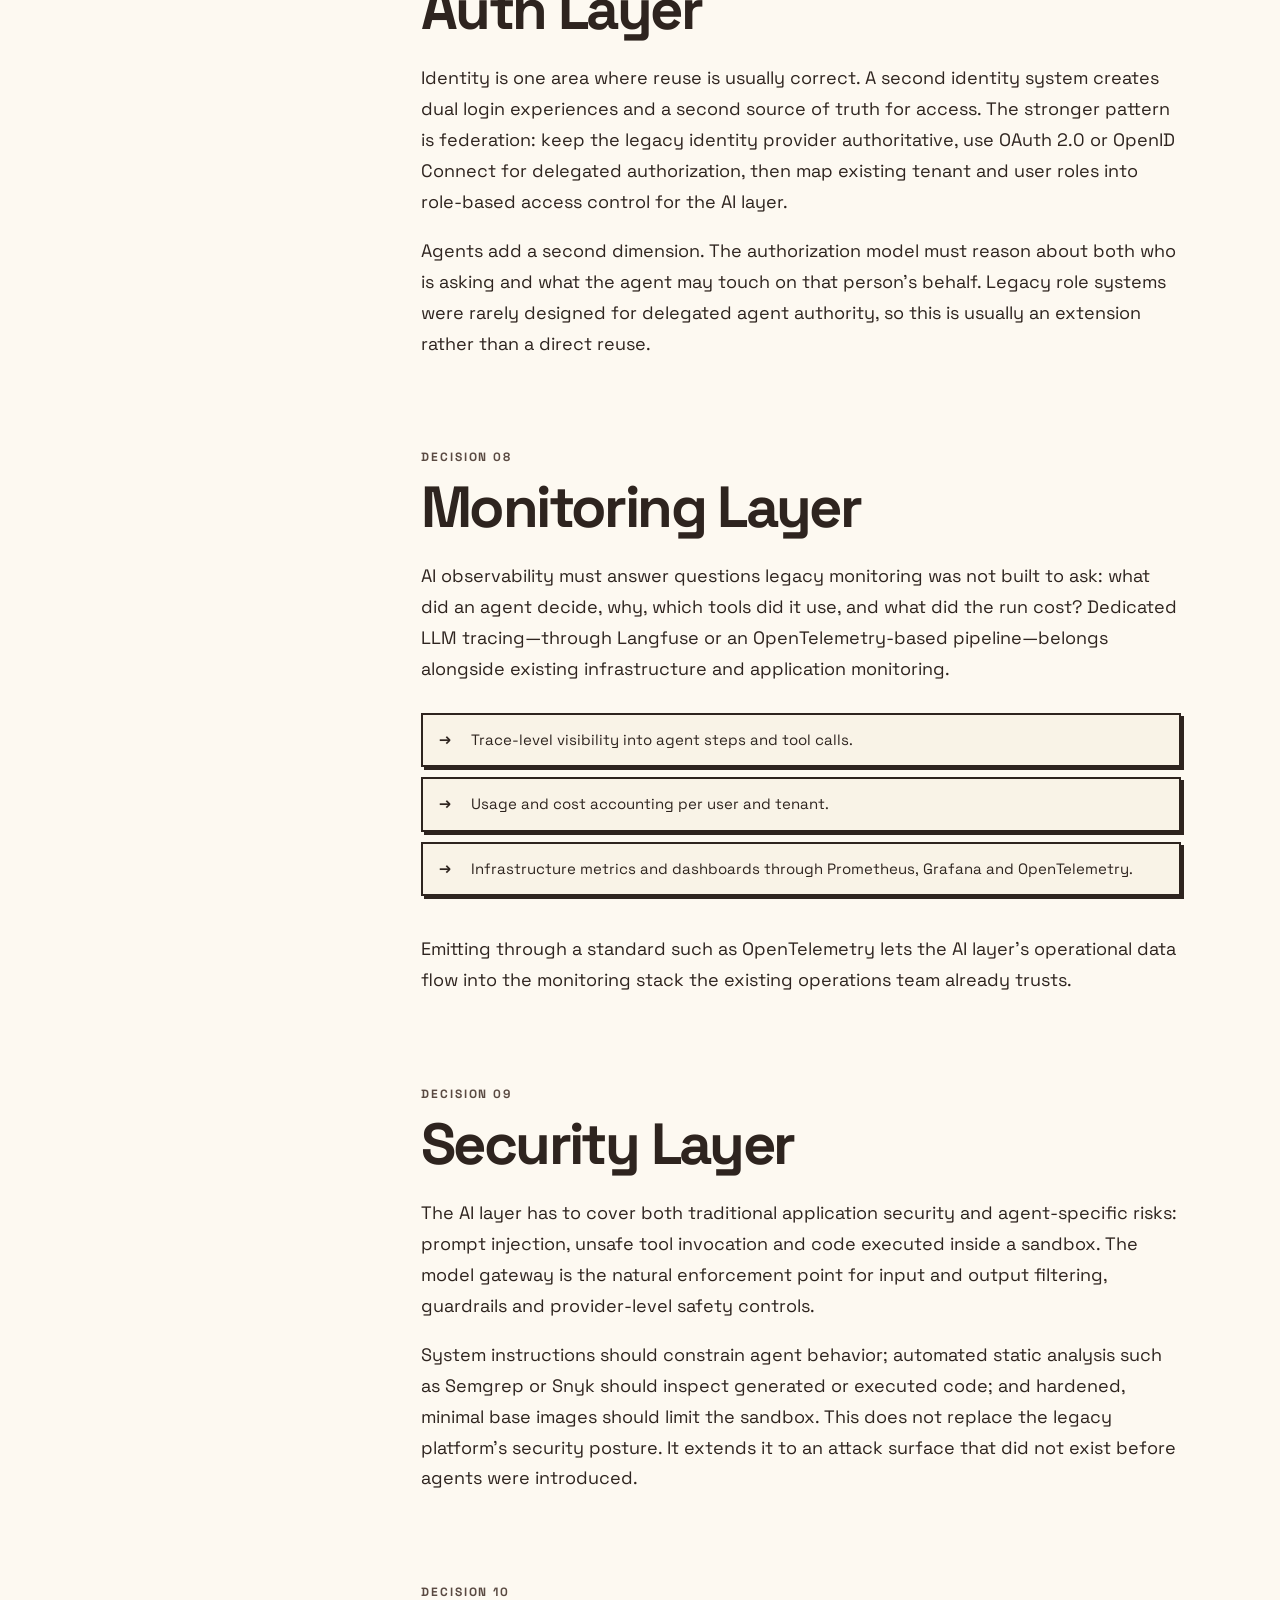
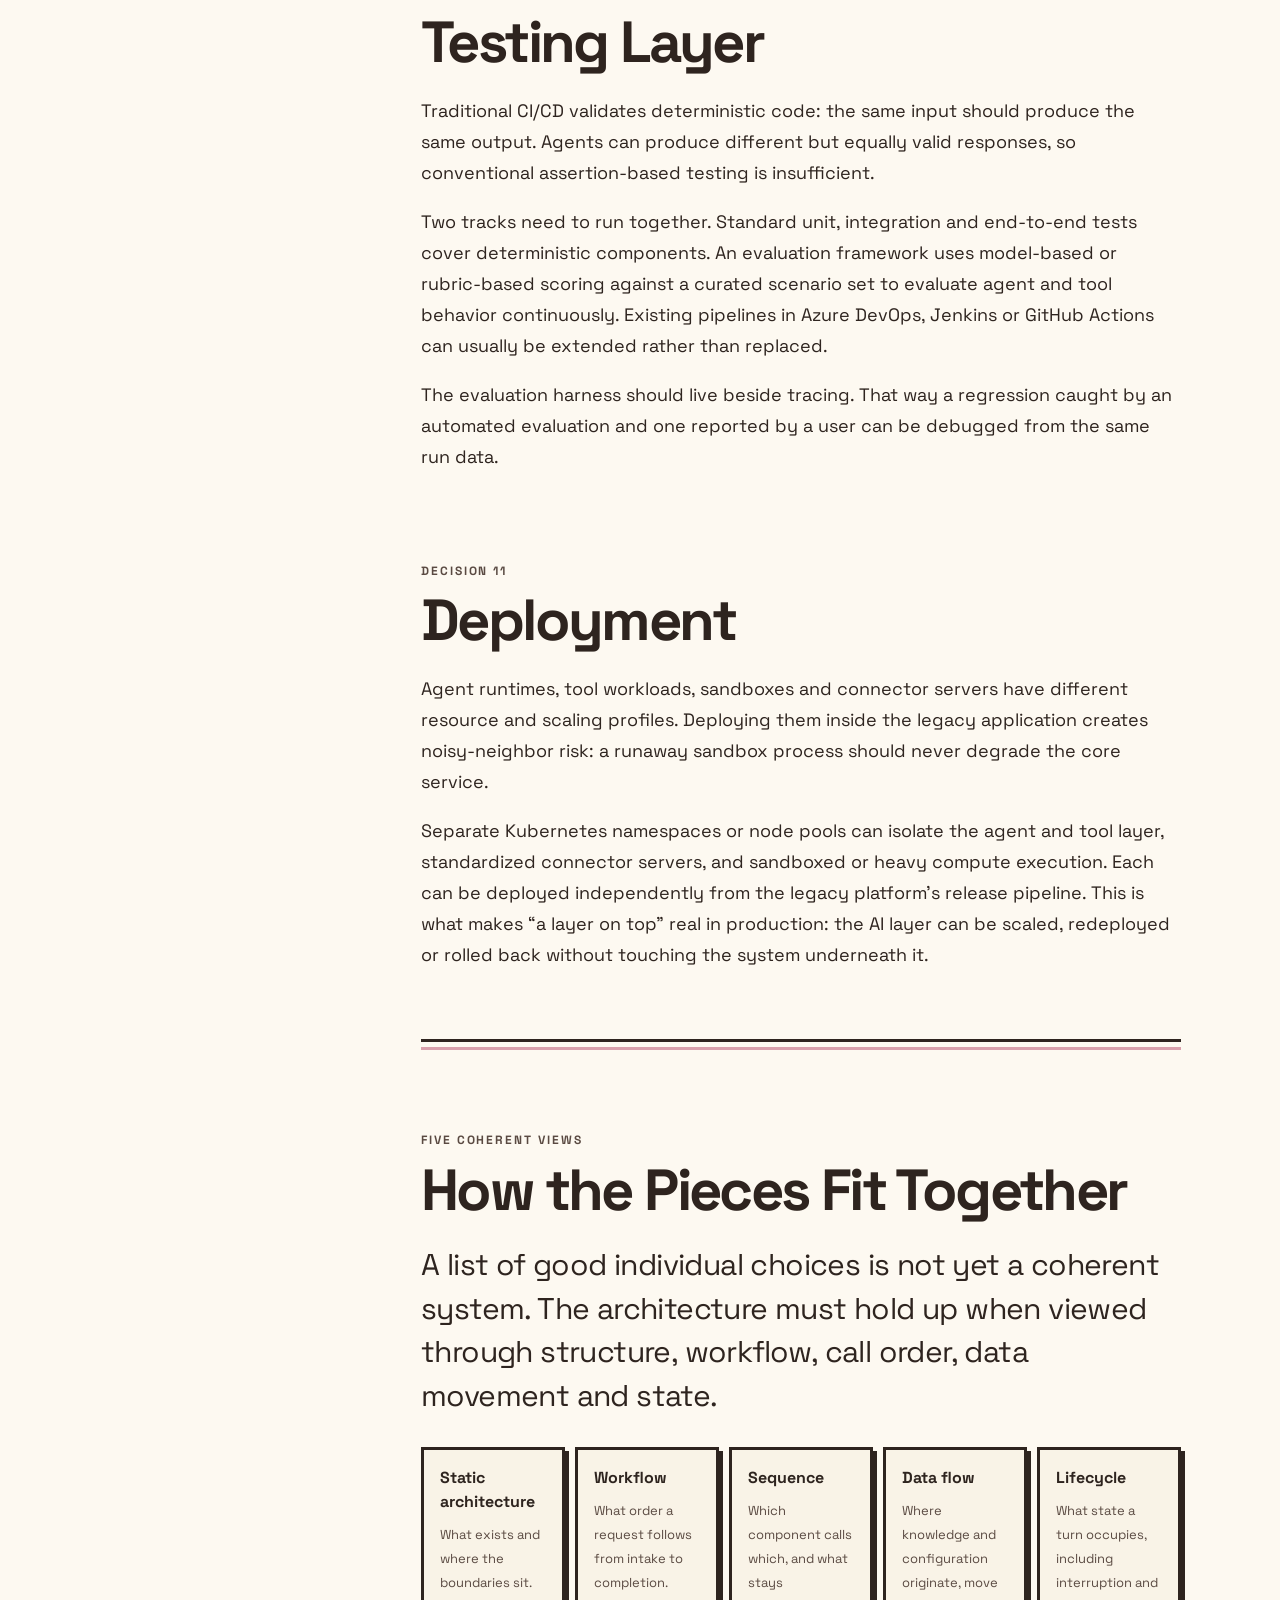
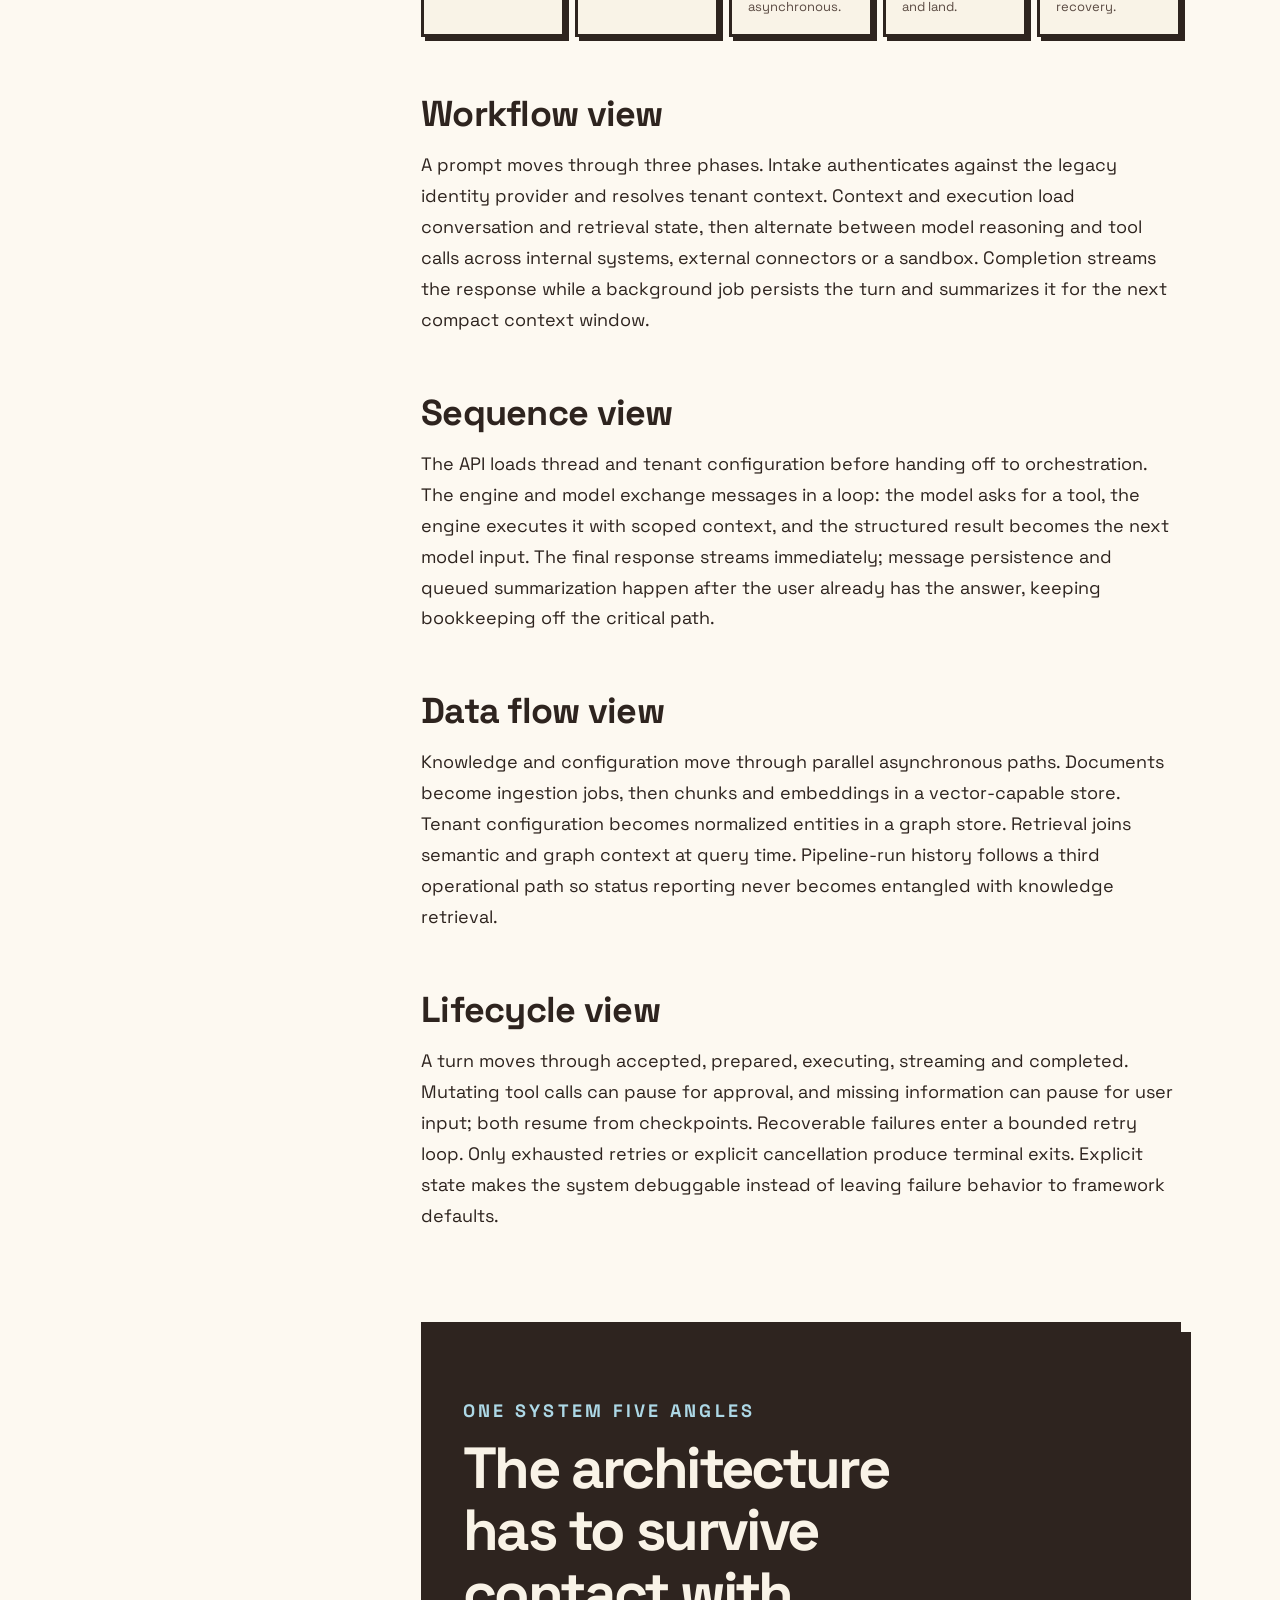
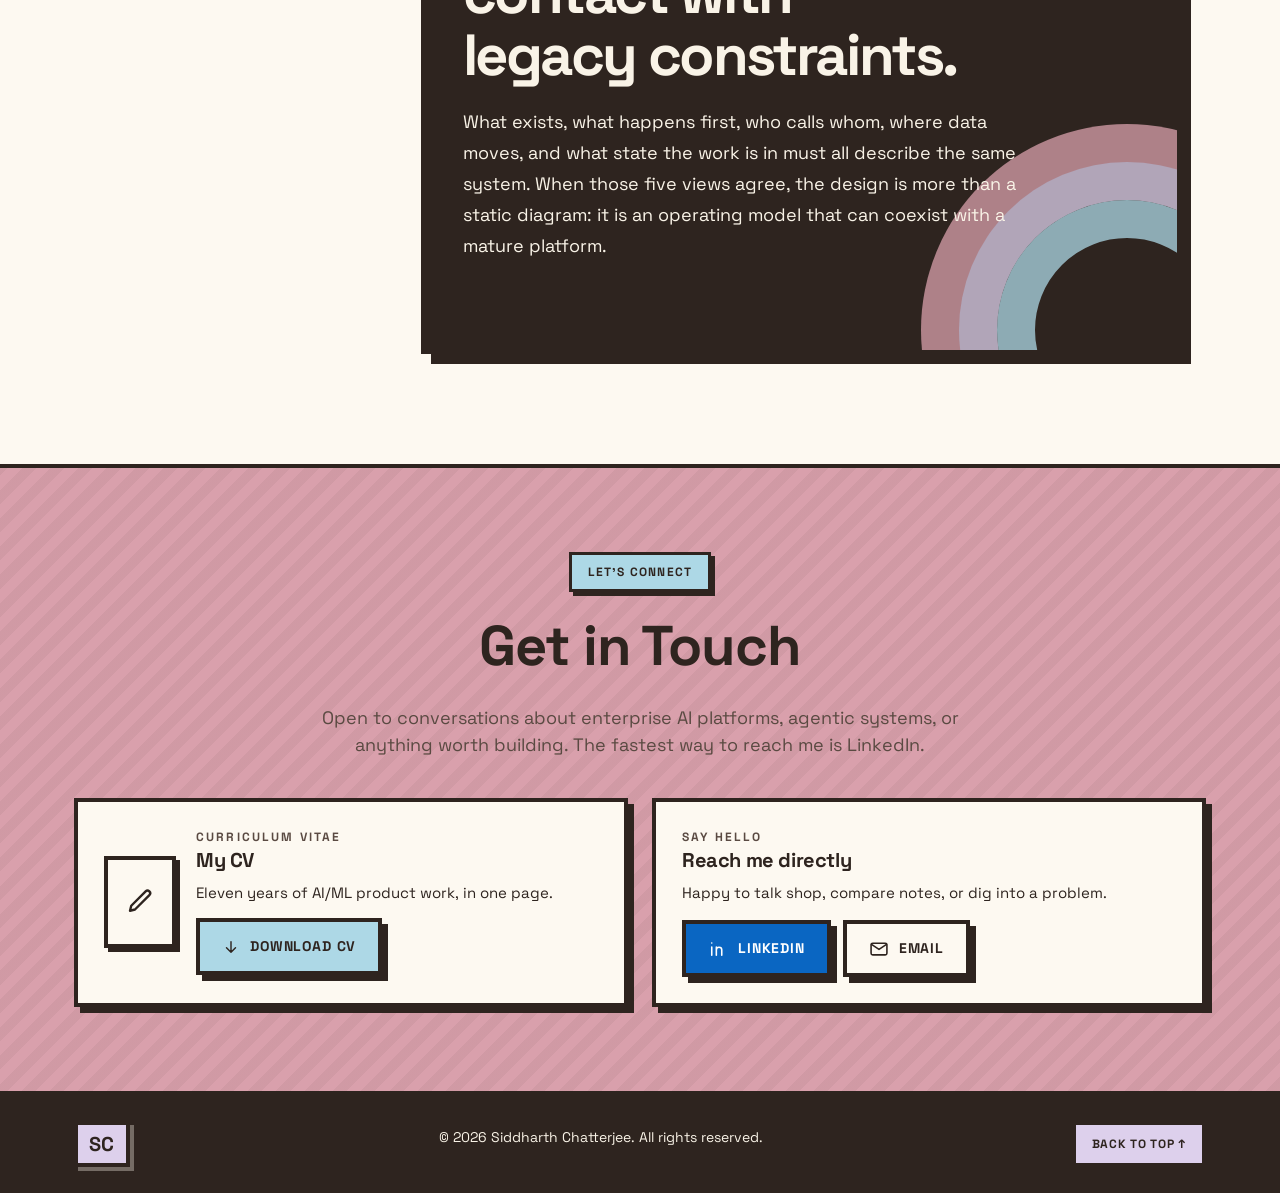
<file: field-note-b81d4e6f.html>
<!DOCTYPE html>
<html lang="en">
<head>
<meta charset="utf-8">
<meta name="viewport" content="width=device-width, initial-scale=1">
<title>Building an AI Layer on a Legacy Platform — Siddharth Chatterjee</title>
<meta name="description" content="An architecture playbook for adding AI capability to an existing platform across the eleven decisions that matter most.">
<meta name="robots" content="noindex, nofollow, noarchive, nosnippet, noimageindex">
<link rel="preconnect" href="https://fonts.googleapis.com">
<link rel="preconnect" href="https://fonts.gstatic.com" crossorigin>
<link href="https://fonts.googleapis.com/css2?family=Space+Grotesk:wght@400;500;700&display=swap" rel="stylesheet">
<link rel="stylesheet" href="assets/css/style.css">
<link rel="stylesheet" href="assets/css/ai-layer.css?v=4">
</head>
<body id="top" class="article-page">
<div data-nav></div>
<main id="main">
  <header class="article-hero">
    <div class="wrap article-hero__inner">
      <div>
        <a class="back-link" href="projects.html"><i data-icon="arrowLeft" data-size="18"></i> All projects</a>
        <span class="article-kicker reveal"><i data-icon="layers" data-size="18"></i> Building Enterprise AI Platforms</span>
        <h1 class="article-title reveal">Building an AI Layer on a Legacy Platform</h1>
        <p class="article-deck reveal">An architecture playbook for adding AI capability on top of an existing system, across the eleven decisions that matter most.</p>
      </div>
      <aside class="article-hero__aside reveal reveal--right">
        <p class="eyebrow">The central constraint</p>
        <p class="lead" style="color:var(--ink);margin-bottom:0">Build a new AI control plane that can evolve, scale and fail independently—without forcing the legacy platform or its teams to move in lockstep.</p>
        <dl class="article-meta">
          <div><dt>Decisions</dt><dd>11 layers</dd></div><div><dt>System views</dt><dd>5 interactive</dd></div>
          <div><dt>Focus</dt><dd>Enterprise AI</dd></div><div><dt>Format</dt><dd>Architecture guide</dd></div>
        </dl>
      </aside>
    </div>
  </header>

  <div class="wrap article-layout">
    <aside class="article-toc" aria-label="Article contents">
      <p class="article-toc__label">Contents</p><div class="article-toc__progress" aria-hidden="true"><span></span></div>
      <ol>
        <li><a href="#different-problem">A different problem</a></li><li><a href="#architecture-explorer">Architecture explorer</a></li>
        <li><a href="#raw-data">Raw data</a></li><li><a href="#clean-data">Clean data</a></li><li><a href="#model-hosting">Model hosting</a></li>
        <li><a href="#agent-harness">Agent harness</a></li><li><a href="#harness-database">Harness database</a></li><li><a href="#serving-apps">Serving apps</a></li>
        <li><a href="#auth-layer">Auth layer</a></li><li><a href="#monitoring-layer">Monitoring</a></li><li><a href="#security-layer">Security</a></li>
        <li><a href="#testing-layer">Testing</a></li><li><a href="#deployment">Deployment</a></li><li><a href="#pieces-fit">How it fits together</a></li>
      </ol>
    </aside>

    <article class="article-body">
      <p class="lede" id="different-problem">Most public discussion of AI architecture assumes a blank canvas: a new product, a new data model, and a team free to pick the best tool for every layer without history to account for. That is useful, but it describes a minority of the AI projects happening inside established companies.</p>
      <p>The more common situation is an organization with a mature platform, years of data, existing users, integrations and operational habits that now needs to add AI capability without breaking any of them.</p>
      <div class="pullquote reveal">Building AI on top of a legacy platform is not a smaller version of building AI-native. It is a different problem with a different success criterion.</div>
      <p>AI-native teams optimize for the best possible architecture for AI workloads. Legacy-plus-AI teams optimize for the best architecture that can be added without a multi-year rewrite, without disrupting an existing user base, and without asking every team that owns a piece of the legacy stack to change how they work. That constraint shapes almost every decision below.</p>
      <p>The eleven decisions run from where data comes from, to how models are hosted, to how the whole system is tested and deployed. Technology names are illustrative: they are real open-source and commercial building blocks commonly found in this kind of stack, not a description of any single company’s implementation.</p>

      <section class="architecture-stage reveal" id="architecture-explorer" aria-labelledby="architecture-title">
        <div class="architecture-stage__head"><div><p class="eyebrow">Interactive system map</p><h2 id="architecture-title">Explore the architecture from five angles</h2><p>Switch views, select components for context, or walk each flow step by step. The same system is shown as a layer map, request workflow, call sequence, data flow and turn lifecycle.</p></div><span class="sticker">Click any node</span></div>
        <div data-architecture-explorer></div>
      </section>

      <h2 id="raw-data"><span class="section-no">Decision 01</span>Raw Data</h2>
      <p>In a legacy environment, raw data almost never starts clean. It has accumulated across relational databases, batch-loaded warehouses, flat-file drops and departmental spreadsheets that never reached a central system. Treating all of this as a data-quality problem that must be fixed before AI can begin usually stalls the work for months.</p>
      <p>A more workable approach treats the raw layer as a fixed constraint rather than a renovation target. A thin ingestion layer sits beside the legacy stores. Change-data-capture tools such as Debezium stream row-level changes without touching source schemas, then land the stream in an object store or a lakehouse format such as Delta Lake or Apache Iceberg. The result is versioned, queryable raw data without forcing a rigid schema on day one.</p>
      <ul class="decision-list"><li>Choose how much history to backfill and how much to stream incrementally.</li><li>Run transformations in a shared layer such as Spark or dbt rather than inside every source.</li><li>Resolve conflicts between overlapping legacy sources automatically, not by manual reconciliation.</li></ul>

      <h2 id="clean-data"><span class="section-no">Decision 02</span>Clean Data</h2>
      <p>The clean version of the data rarely lives in one warehouse. It is more often a combination of a fast columnar store for aggregates, such as ClickHouse; DuckDB for embedded analytical queries; a search index such as OpenSearch or Elasticsearch for unstructured and semi-structured content; and curated lake tables for anything that must be queried at scale or replayed.</p>
      <p>The consequential choice is whether the AI layer talks directly to those stores or through a semantic layer. Direct access is quicker to build, but it couples every agent and tool to the internal shape of legacy systems. A semantic layer—implemented as a metrics layer such as dbt Semantic Layer or Cube, or as a thin internal API—takes longer to establish but isolates downstream systems from later storage changes.</p>
      <p>The pragmatic middle ground is a clean interface defined by business concepts—a customer, an order, a plan, a document—rather than table names, with adapters underneath that map those concepts to the storage technology already in place.</p>

      <h2 id="model-hosting"><span class="section-no">Decision 03</span>Model Hosting</h2>
      <p>Legacy platforms rarely host their own foundation models, and there is little reason to start. A more durable pattern treats model access as interchangeable endpoints hosted by cloud infrastructure providers such as Azure OpenAI, AWS Bedrock and Google Vertex AI, or directly by model providers such as OpenAI and Anthropic.</p>
      <p>Those endpoints sit behind a thin routing and caching layer rather than being called from application code. This matters because many independent teams and applications will eventually need models. Without a shared gateway, each codebase grows its own provider choice, retry logic, caching and cost accounting.</p>
      <p>An AI gateway such as LiteLLM or Portkey can centralize routing, provider fallback, response caching and per-tenant usage accounting. It becomes the place to change models later without touching every downstream consumer.</p>

      <h2 id="agent-harness"><span class="section-no">Decision 04</span>Agent Harness</h2>
      <p>The agent harness is the orchestration brain. It decides what an agent does step by step, what it remembers, which tools it can reach, and how it talks to the rest of the platform. On a legacy platform, this harness is best built as a genuinely new service rather than attached to application logic designed for deterministic, human-triggered workflows.</p>
      <ul class="decision-list"><li>A graph-based engine such as LangGraph makes reasoning and tool calls an explicit state machine rather than one long prompt.</li><li>Context compaction and response caching keep long conversations within model context limits.</li><li>Tiered memory can split fast session state in Redis from longer-lived user, organization and project memory.</li><li>Reusable, instruction-based capabilities let agents invoke common behavior consistently.</li><li>A locked-down container or microVM such as gVisor or Firecracker isolates code execution.</li><li>Open protocols such as MCP standardize access to third-party systems instead of creating one-off integrations.</li></ul>
      <p>The legacy-specific difficulty is integration surface area. The harness needs adapters for the authentication, data access and business-logic APIs the existing platform already exposes, which is usually the largest and messiest part of the work.</p>

      <h2 id="harness-database"><span class="section-no">Decision 05</span>Database Supporting the Agent Harness</h2>
      <p>Reusing the legacy databases for agent state, conversations, tool-call logs, configuration and memory is tempting, but agent workloads have different access patterns: high write volume, short-lived records and graph-like relationships between memory and context. Mixing them with core transactional or analytical workloads creates operational risk for both.</p>
      <p>A cleaner pattern is a small purpose-built set of stores: PostgreSQL for structured configuration and ingestion metadata, a document store such as MongoDB for conversation history and logs, and a graph database such as Neo4j or FalkorDB for relationships among systems, agents and tools. Separation lets the AI layer evolve, scale and fail independently without threatening systems of record.</p>

      <h2 id="serving-apps"><span class="section-no">Decision 06</span>Serving Apps</h2>
      <p>The serving layer exposes the AI capability to people and other systems. A lightweight asynchronous framework such as FastAPI handles the long-lived streaming connections used by agent responses better than a traditional synchronous web framework.</p>
      <p>The key decision is whether the AI layer gets its own front door or is folded into the legacy application’s serving layer. A separate, versioned API using server-sent events or WebSockets can be deployed independently, then embedded into existing user interfaces through lightweight integration rather than a full front-end rewrite. The AI layer can ship on its own cadence without forcing a synchronized release train.</p>

      <h2 id="auth-layer"><span class="section-no">Decision 07</span>Auth Layer</h2>
      <p>Identity is one area where reuse is usually correct. A second identity system creates dual login experiences and a second source of truth for access. The stronger pattern is federation: keep the legacy identity provider authoritative, use OAuth 2.0 or OpenID Connect for delegated authorization, then map existing tenant and user roles into role-based access control for the AI layer.</p>
      <p>Agents add a second dimension. The authorization model must reason about both who is asking and what the agent may touch on that person’s behalf. Legacy role systems were rarely designed for delegated agent authority, so this is usually an extension rather than a direct reuse.</p>

      <h2 id="monitoring-layer"><span class="section-no">Decision 08</span>Monitoring Layer</h2>
      <p>AI observability must answer questions legacy monitoring was not built to ask: what did an agent decide, why, which tools did it use, and what did the run cost? Dedicated LLM tracing—through Langfuse or an OpenTelemetry-based pipeline—belongs alongside existing infrastructure and application monitoring.</p>
      <ul class="decision-list"><li>Trace-level visibility into agent steps and tool calls.</li><li>Usage and cost accounting per user and tenant.</li><li>Infrastructure metrics and dashboards through Prometheus, Grafana and OpenTelemetry.</li></ul>
      <p>Emitting through a standard such as OpenTelemetry lets the AI layer’s operational data flow into the monitoring stack the existing operations team already trusts.</p>

      <h2 id="security-layer"><span class="section-no">Decision 09</span>Security Layer</h2>
      <p>The AI layer has to cover both traditional application security and agent-specific risks: prompt injection, unsafe tool invocation and code executed inside a sandbox. The model gateway is the natural enforcement point for input and output filtering, guardrails and provider-level safety controls.</p>
      <p>System instructions should constrain agent behavior; automated static analysis such as Semgrep or Snyk should inspect generated or executed code; and hardened, minimal base images should limit the sandbox. This does not replace the legacy platform’s security posture. It extends it to an attack surface that did not exist before agents were introduced.</p>

      <h2 id="testing-layer"><span class="section-no">Decision 10</span>Testing Layer</h2>
      <p>Traditional CI/CD validates deterministic code: the same input should produce the same output. Agents can produce different but equally valid responses, so conventional assertion-based testing is insufficient.</p>
      <p>Two tracks need to run together. Standard unit, integration and end-to-end tests cover deterministic components. An evaluation framework uses model-based or rubric-based scoring against a curated scenario set to evaluate agent and tool behavior continuously. Existing pipelines in Azure DevOps, Jenkins or GitHub Actions can usually be extended rather than replaced.</p>
      <p>The evaluation harness should live beside tracing. That way a regression caught by an automated evaluation and one reported by a user can be debugged from the same run data.</p>

      <h2 id="deployment"><span class="section-no">Decision 11</span>Deployment</h2>
      <p>Agent runtimes, tool workloads, sandboxes and connector servers have different resource and scaling profiles. Deploying them inside the legacy application creates noisy-neighbor risk: a runaway sandbox process should never degrade the core service.</p>
      <p>Separate Kubernetes namespaces or node pools can isolate the agent and tool layer, standardized connector servers, and sandboxed or heavy compute execution. Each can be deployed independently from the legacy platform’s release pipeline. This is what makes “a layer on top” real in production: the AI layer can be scaled, redeployed or rolled back without touching the system underneath it.</p>

      <div class="article-divider"></div>
      <h2 id="pieces-fit"><span class="section-no">Five coherent views</span>How the Pieces Fit Together</h2>
      <p class="lede">A list of good individual choices is not yet a coherent system. The architecture must hold up when viewed through structure, workflow, call order, data movement and state.</p>
      <div class="lens-grid"><div class="lens-card"><b>Static architecture</b><span>What exists and where the boundaries sit.</span></div><div class="lens-card"><b>Workflow</b><span>What order a request follows from intake to completion.</span></div><div class="lens-card"><b>Sequence</b><span>Which component calls which, and what stays asynchronous.</span></div><div class="lens-card"><b>Data flow</b><span>Where knowledge and configuration originate, move and land.</span></div><div class="lens-card"><b>Lifecycle</b><span>What state a turn occupies, including interruption and recovery.</span></div></div>
      <h3>Workflow view</h3><p>A prompt moves through three phases. Intake authenticates against the legacy identity provider and resolves tenant context. Context and execution load conversation and retrieval state, then alternate between model reasoning and tool calls across internal systems, external connectors or a sandbox. Completion streams the response while a background job persists the turn and summarizes it for the next compact context window.</p>
      <h3>Sequence view</h3><p>The API loads thread and tenant configuration before handing off to orchestration. The engine and model exchange messages in a loop: the model asks for a tool, the engine executes it with scoped context, and the structured result becomes the next model input. The final response streams immediately; message persistence and queued summarization happen after the user already has the answer, keeping bookkeeping off the critical path.</p>
      <h3>Data flow view</h3><p>Knowledge and configuration move through parallel asynchronous paths. Documents become ingestion jobs, then chunks and embeddings in a vector-capable store. Tenant configuration becomes normalized entities in a graph store. Retrieval joins semantic and graph context at query time. Pipeline-run history follows a third operational path so status reporting never becomes entangled with knowledge retrieval.</p>
      <h3>Lifecycle view</h3><p>A turn moves through accepted, prepared, executing, streaming and completed. Mutating tool calls can pause for approval, and missing information can pause for user input; both resume from checkpoints. Recoverable failures enter a bounded retry loop. Only exhausted retries or explicit cancellation produce terminal exits. Explicit state makes the system debuggable instead of leaving failure behavior to framework defaults.</p>

      <div class="article-end reveal"><p class="eyebrow" style="color:var(--blue)">One system five angles</p><h2>The architecture has to survive contact with legacy constraints.</h2><p>What exists, what happens first, who calls whom, where data moves, and what state the work is in must all describe the same system. When those five views agree, the design is more than a static diagram: it is an operating model that can coexist with a mature platform.</p></div>
    </article>
  </div>
</main>
<div data-contact></div><div data-footer></div>
<script src="assets/js/site.js"></script><script src="assets/js/fn-b81d4e6f.js"></script>
</body>
</html>
</file>
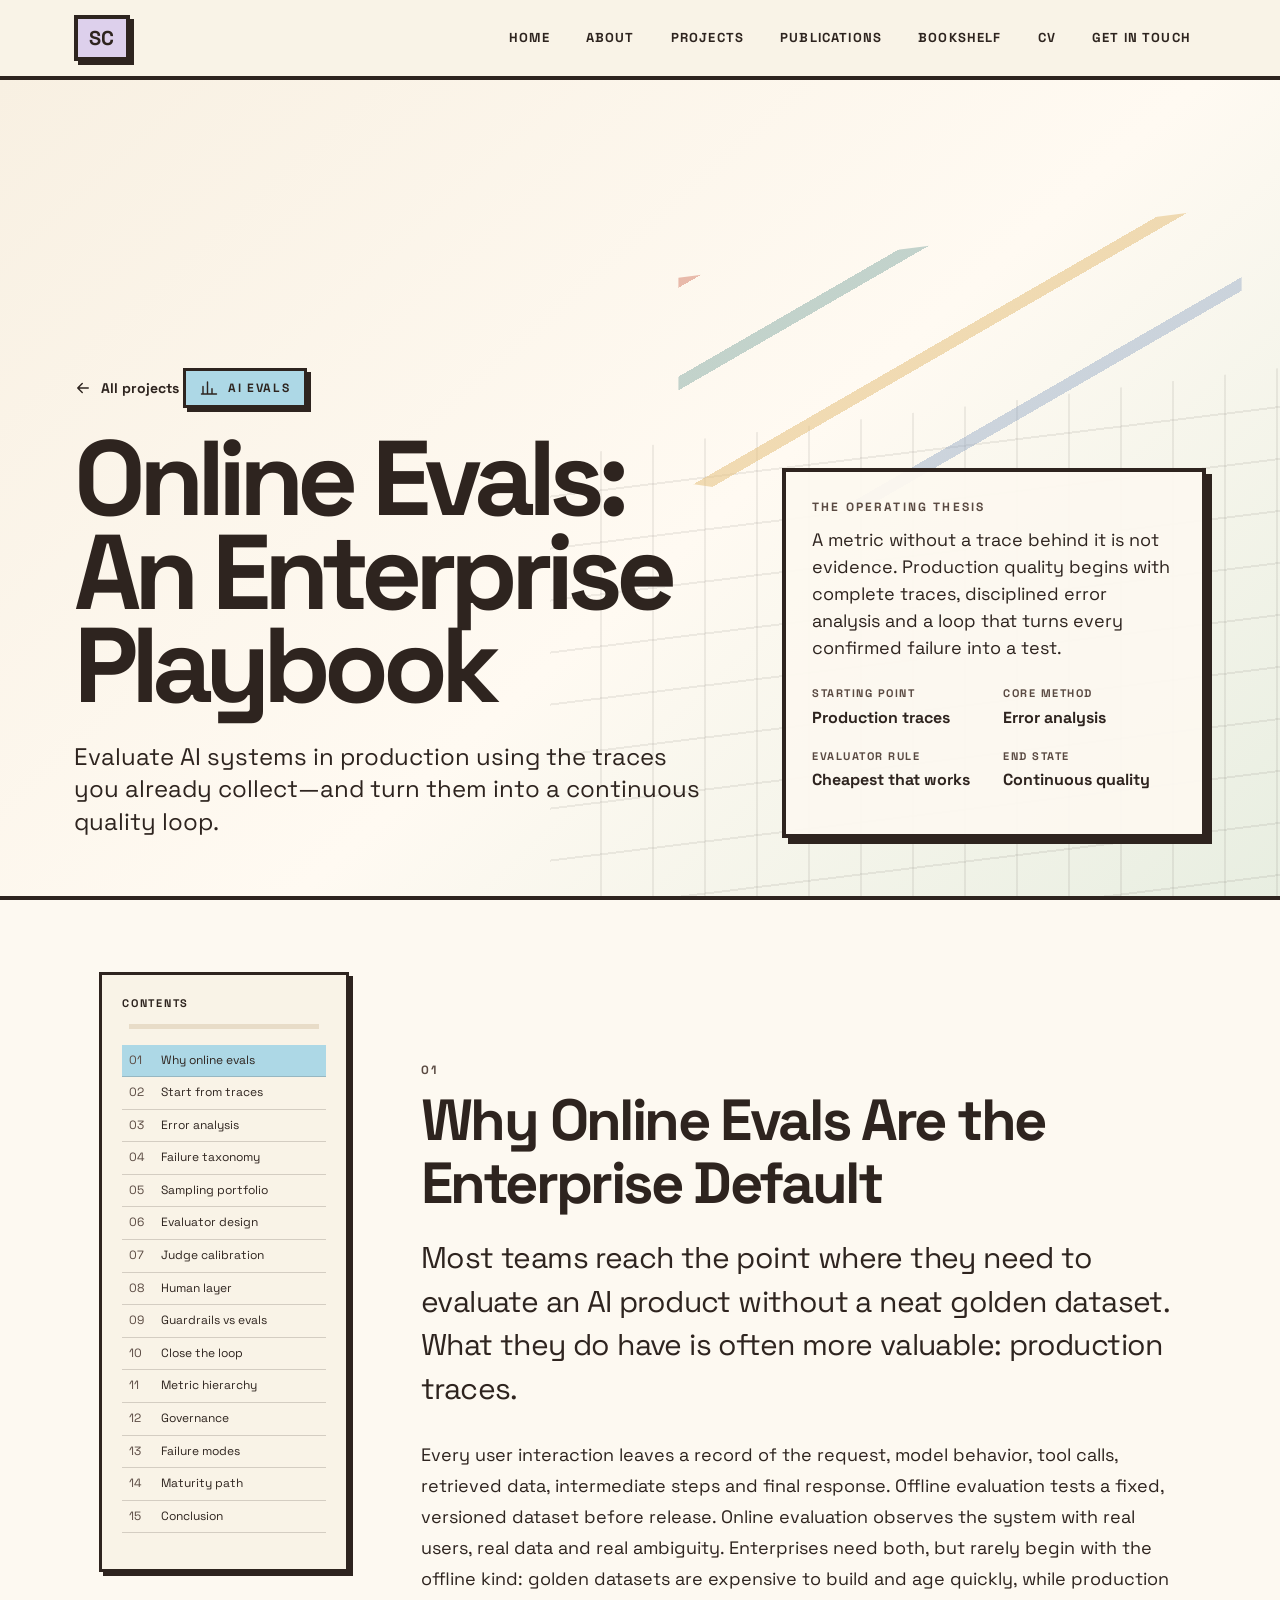
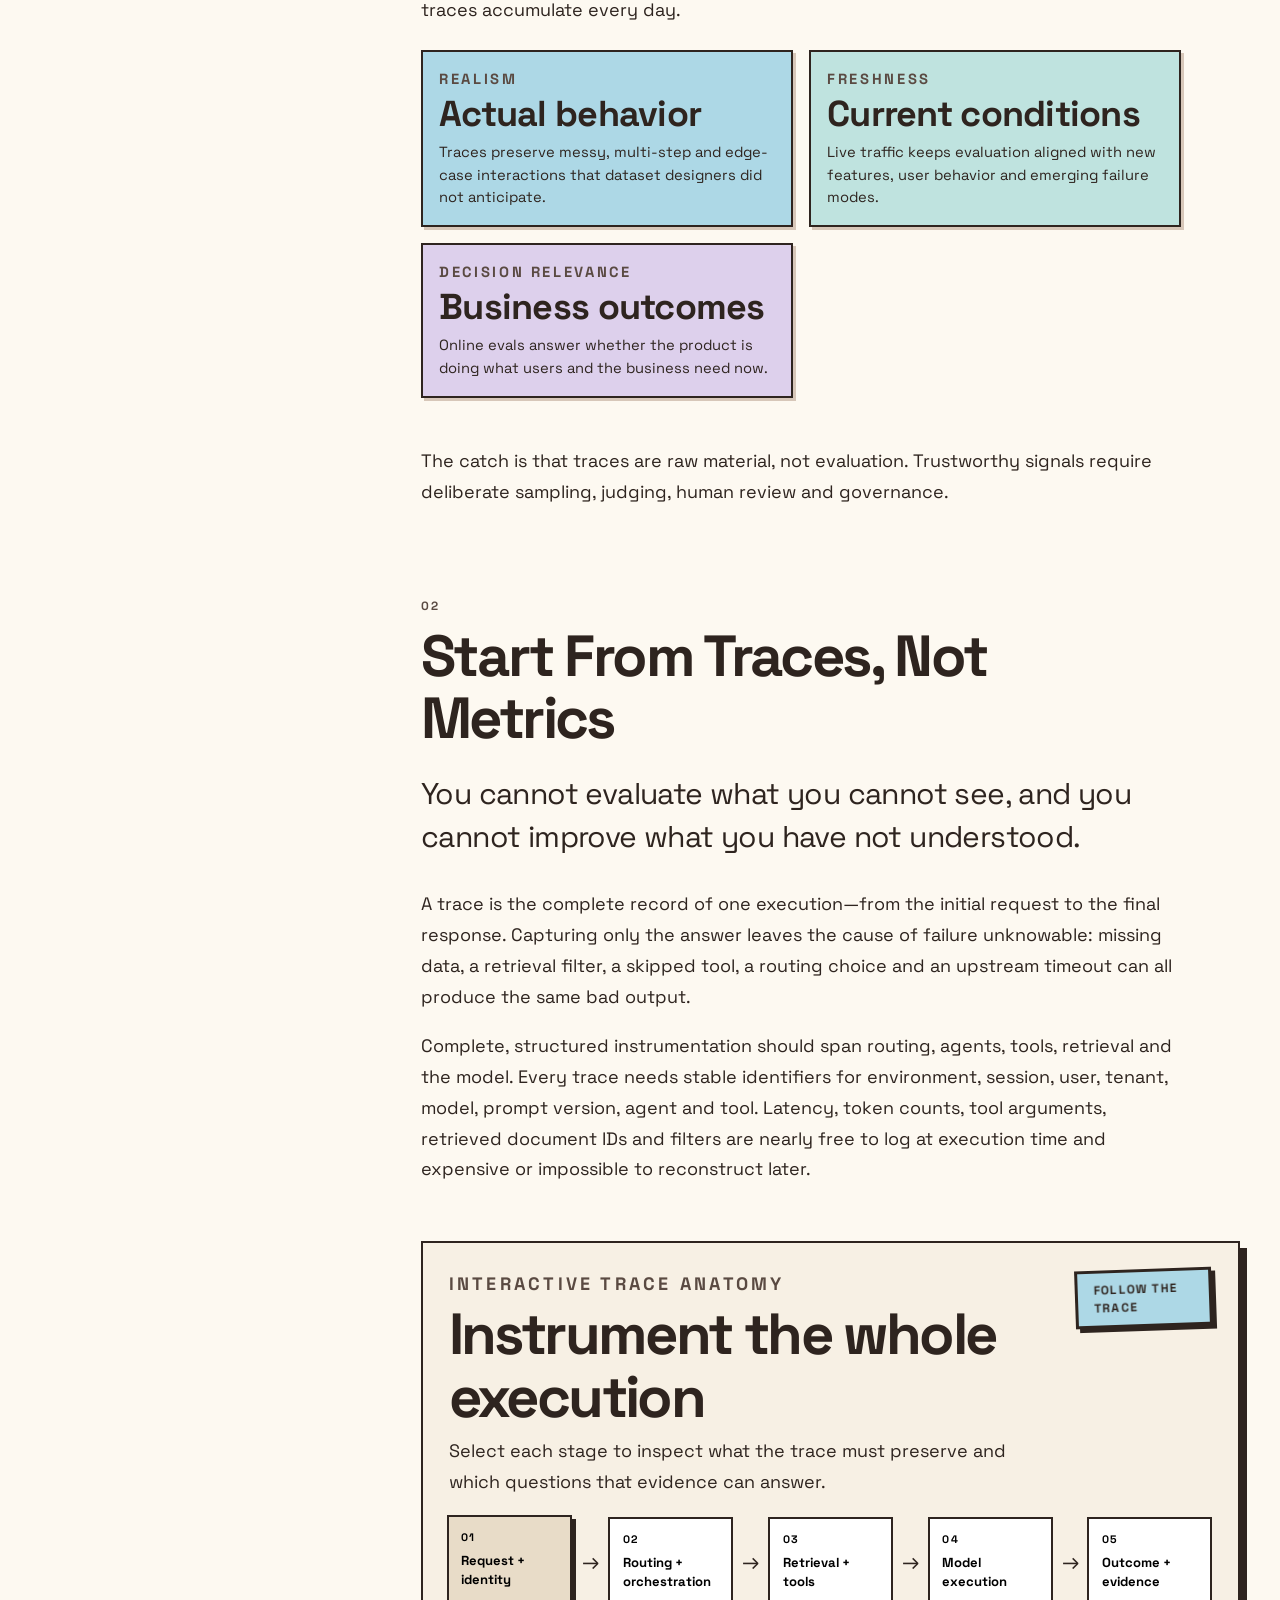
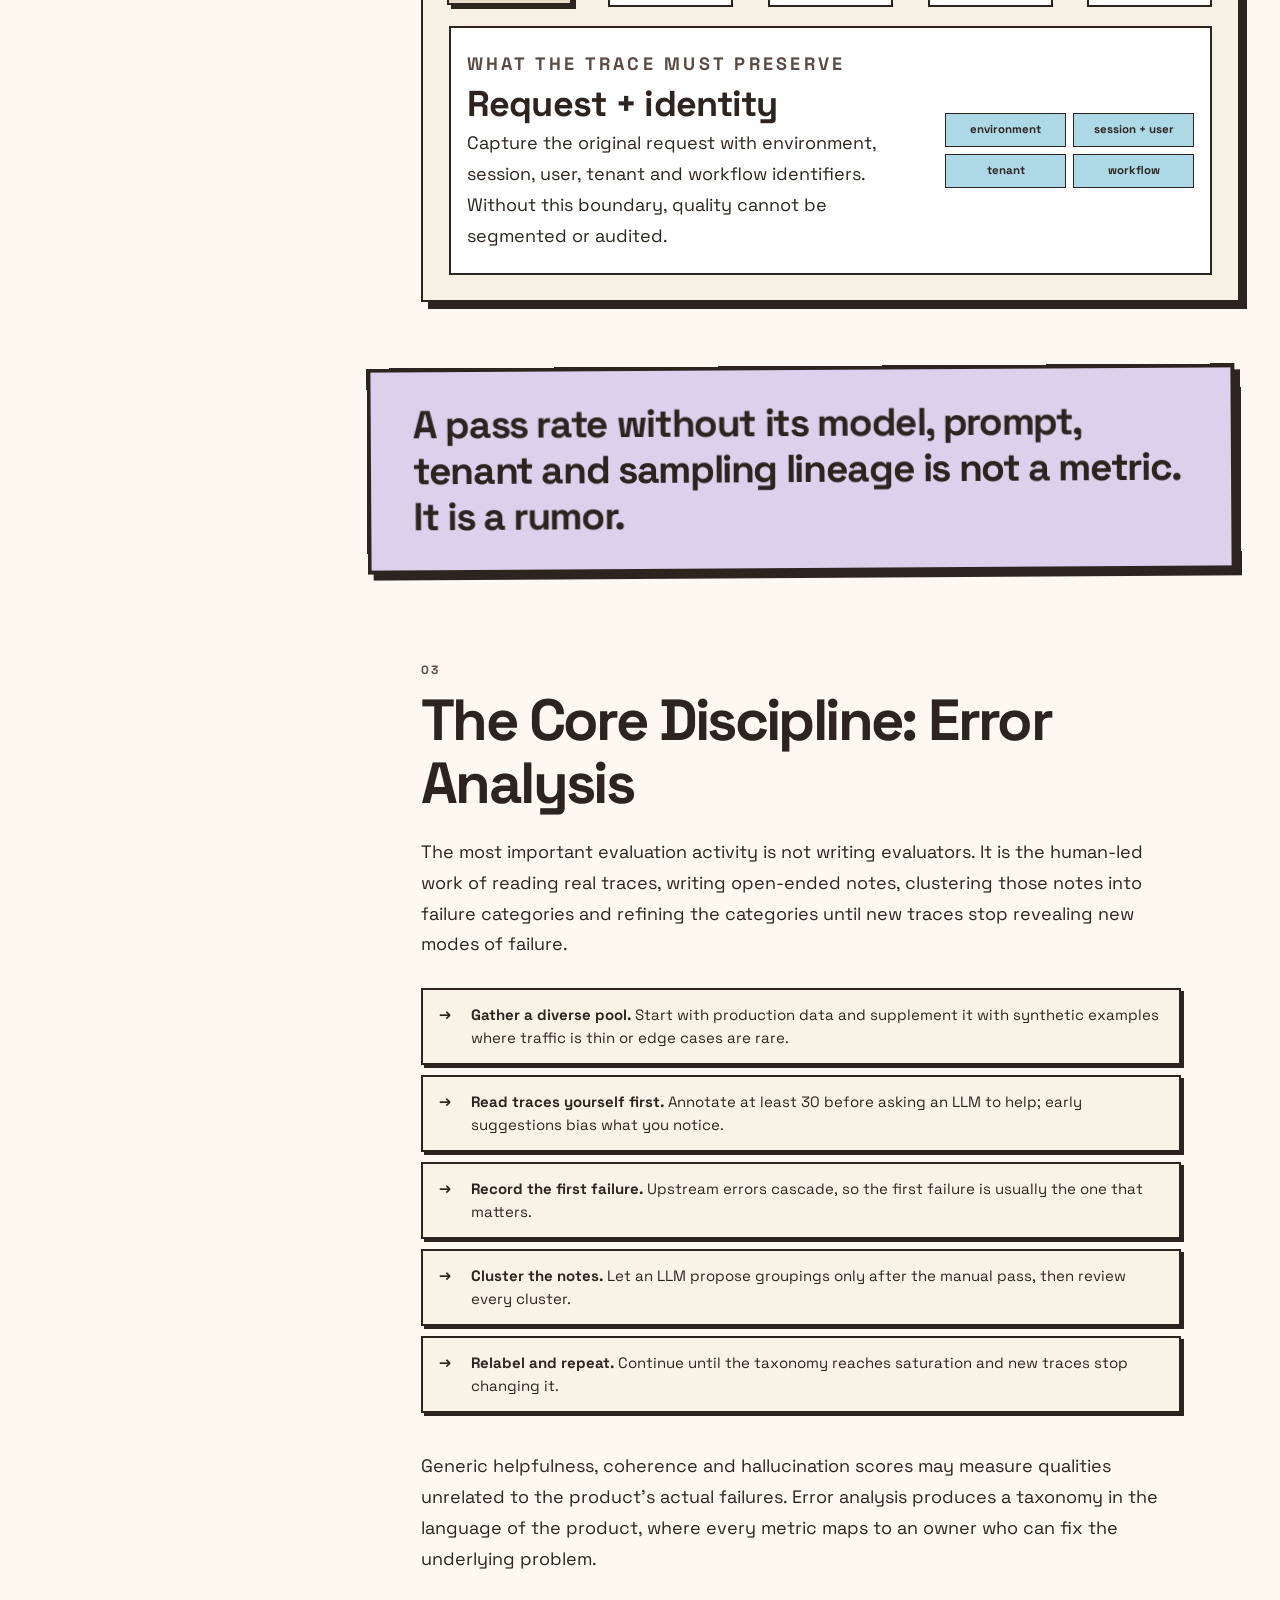
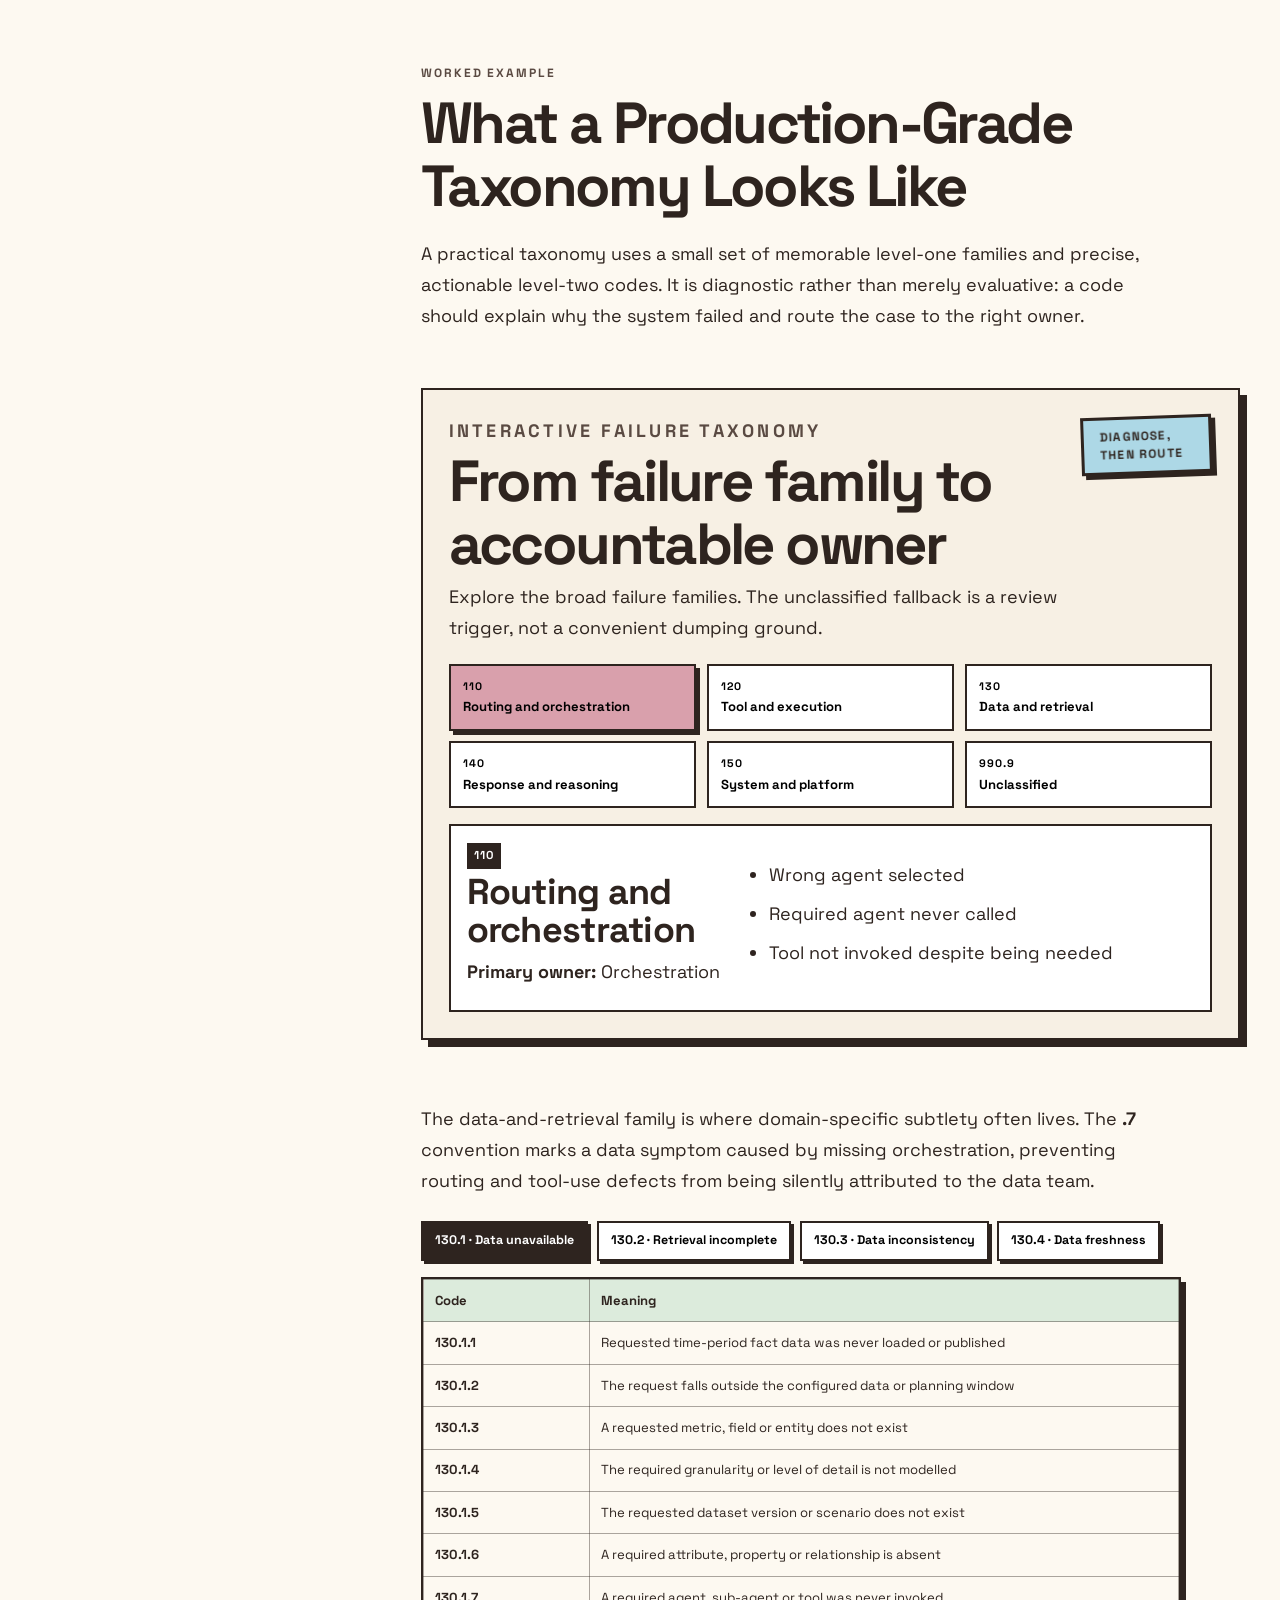
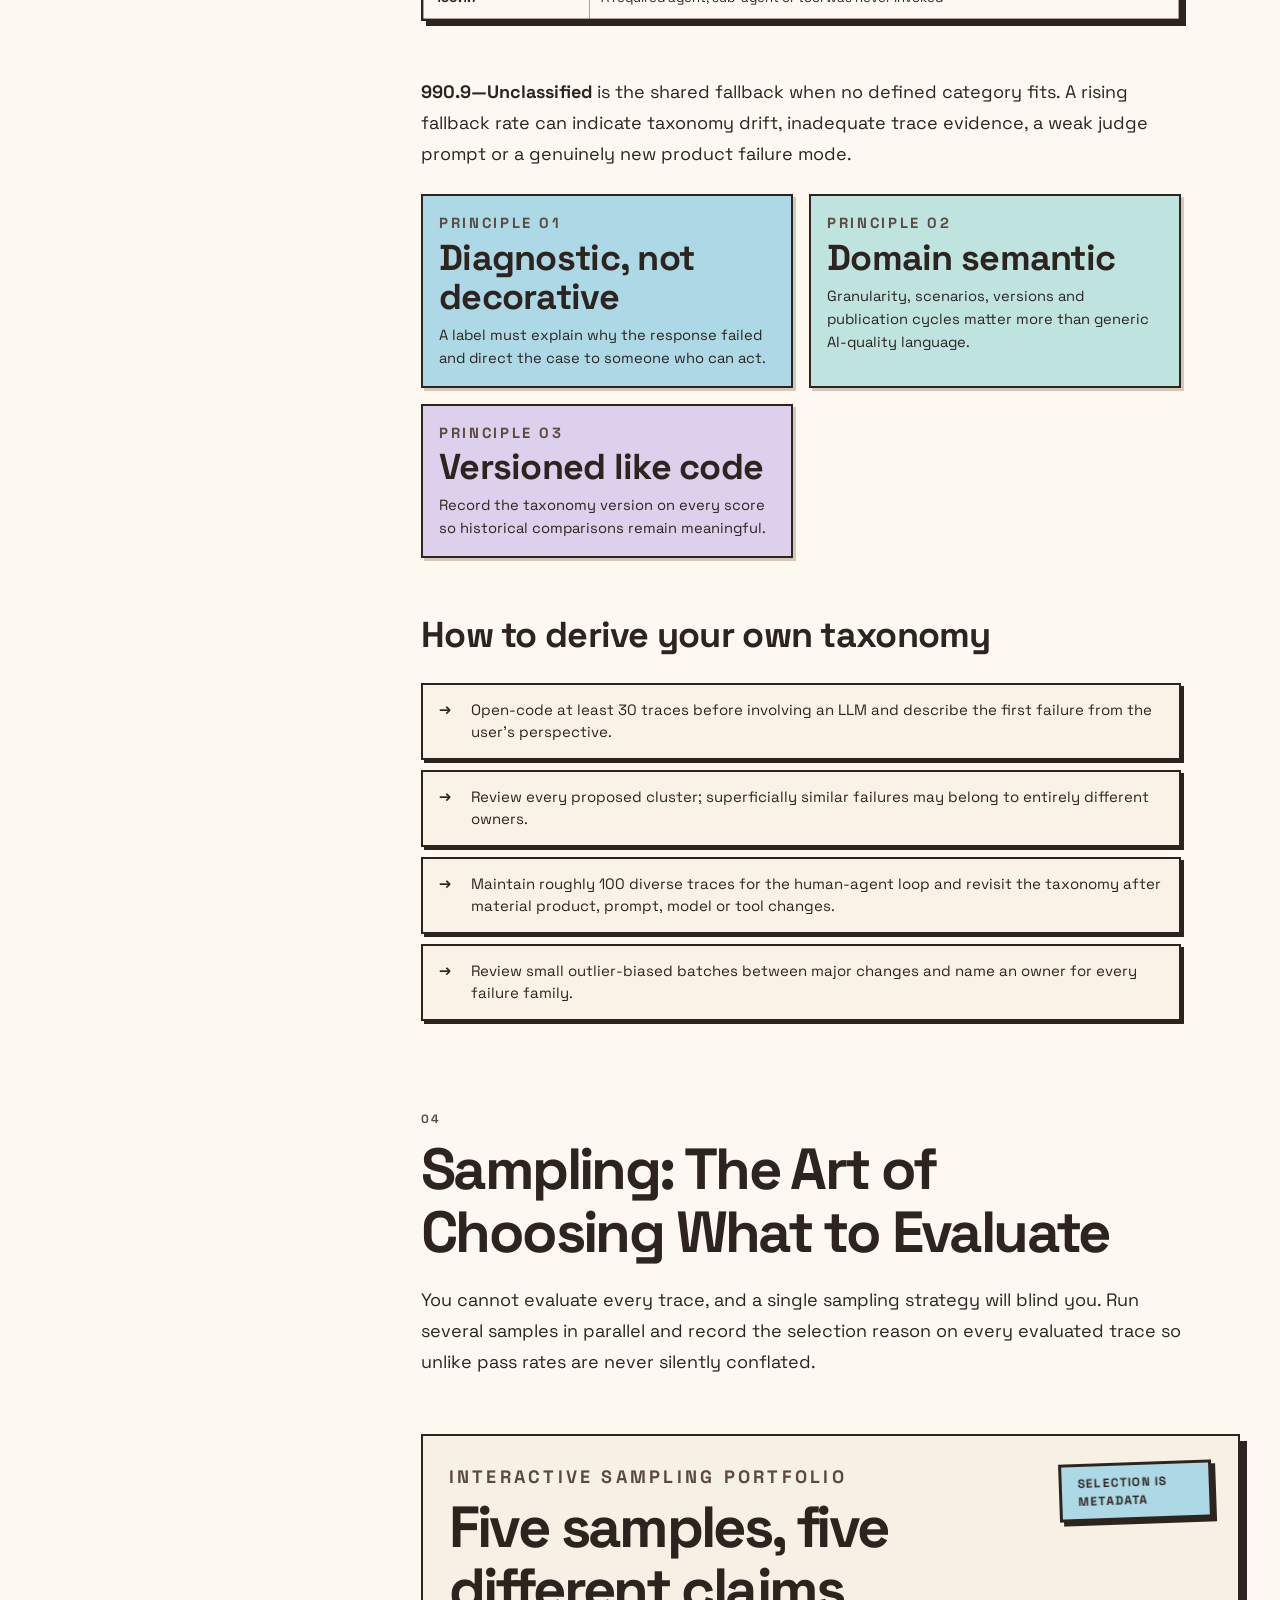
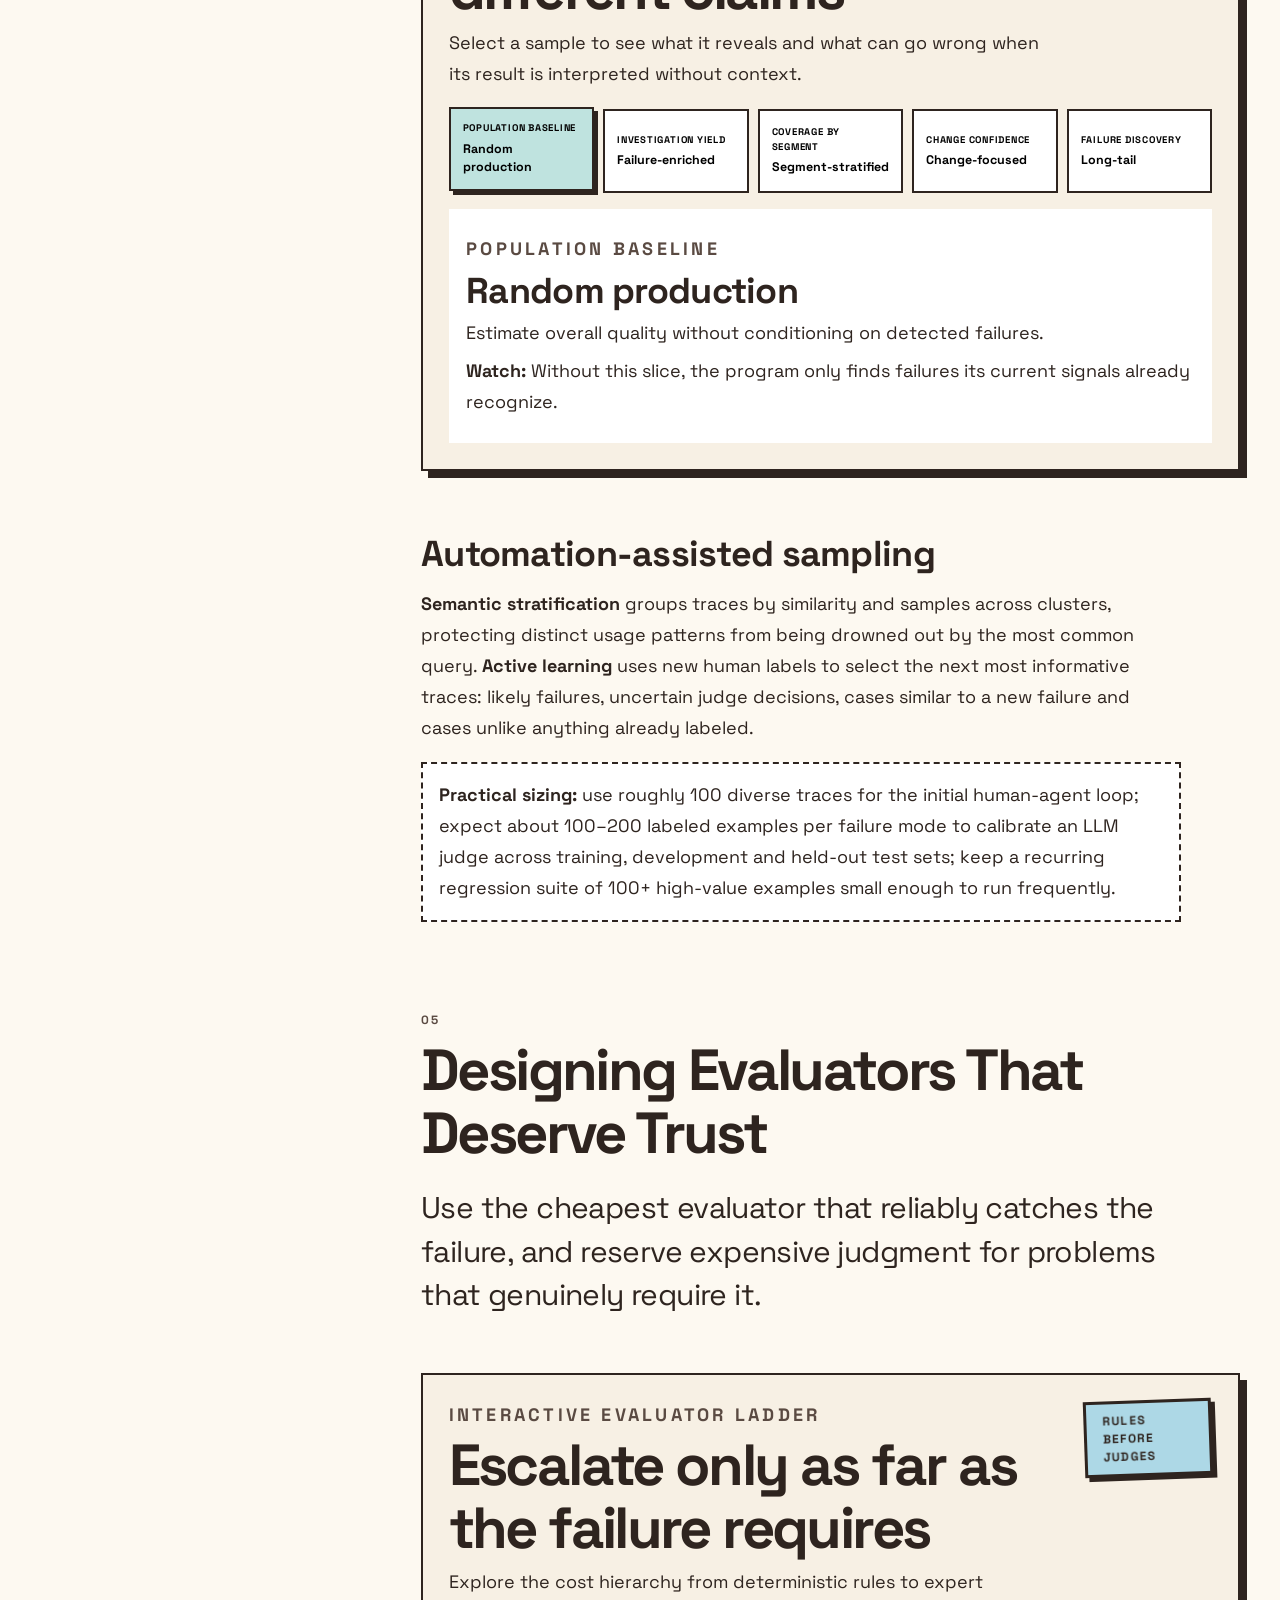
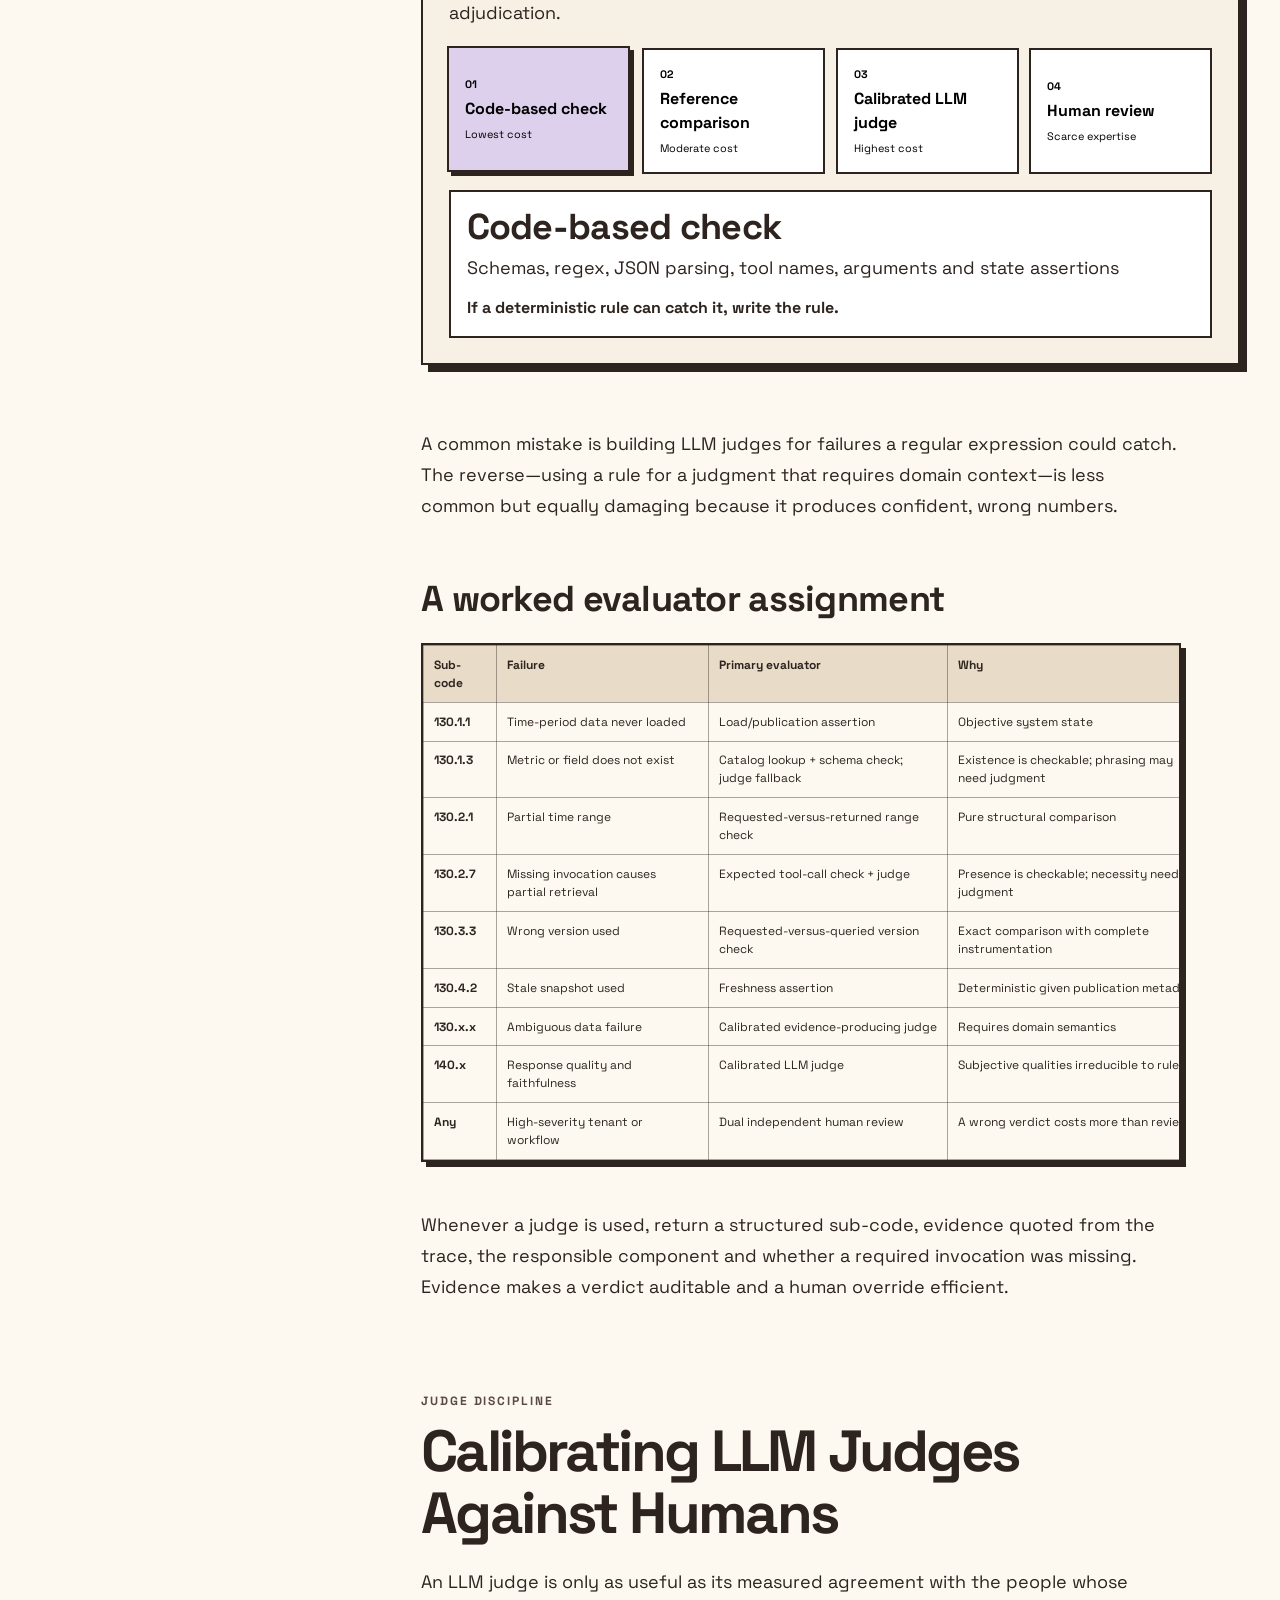
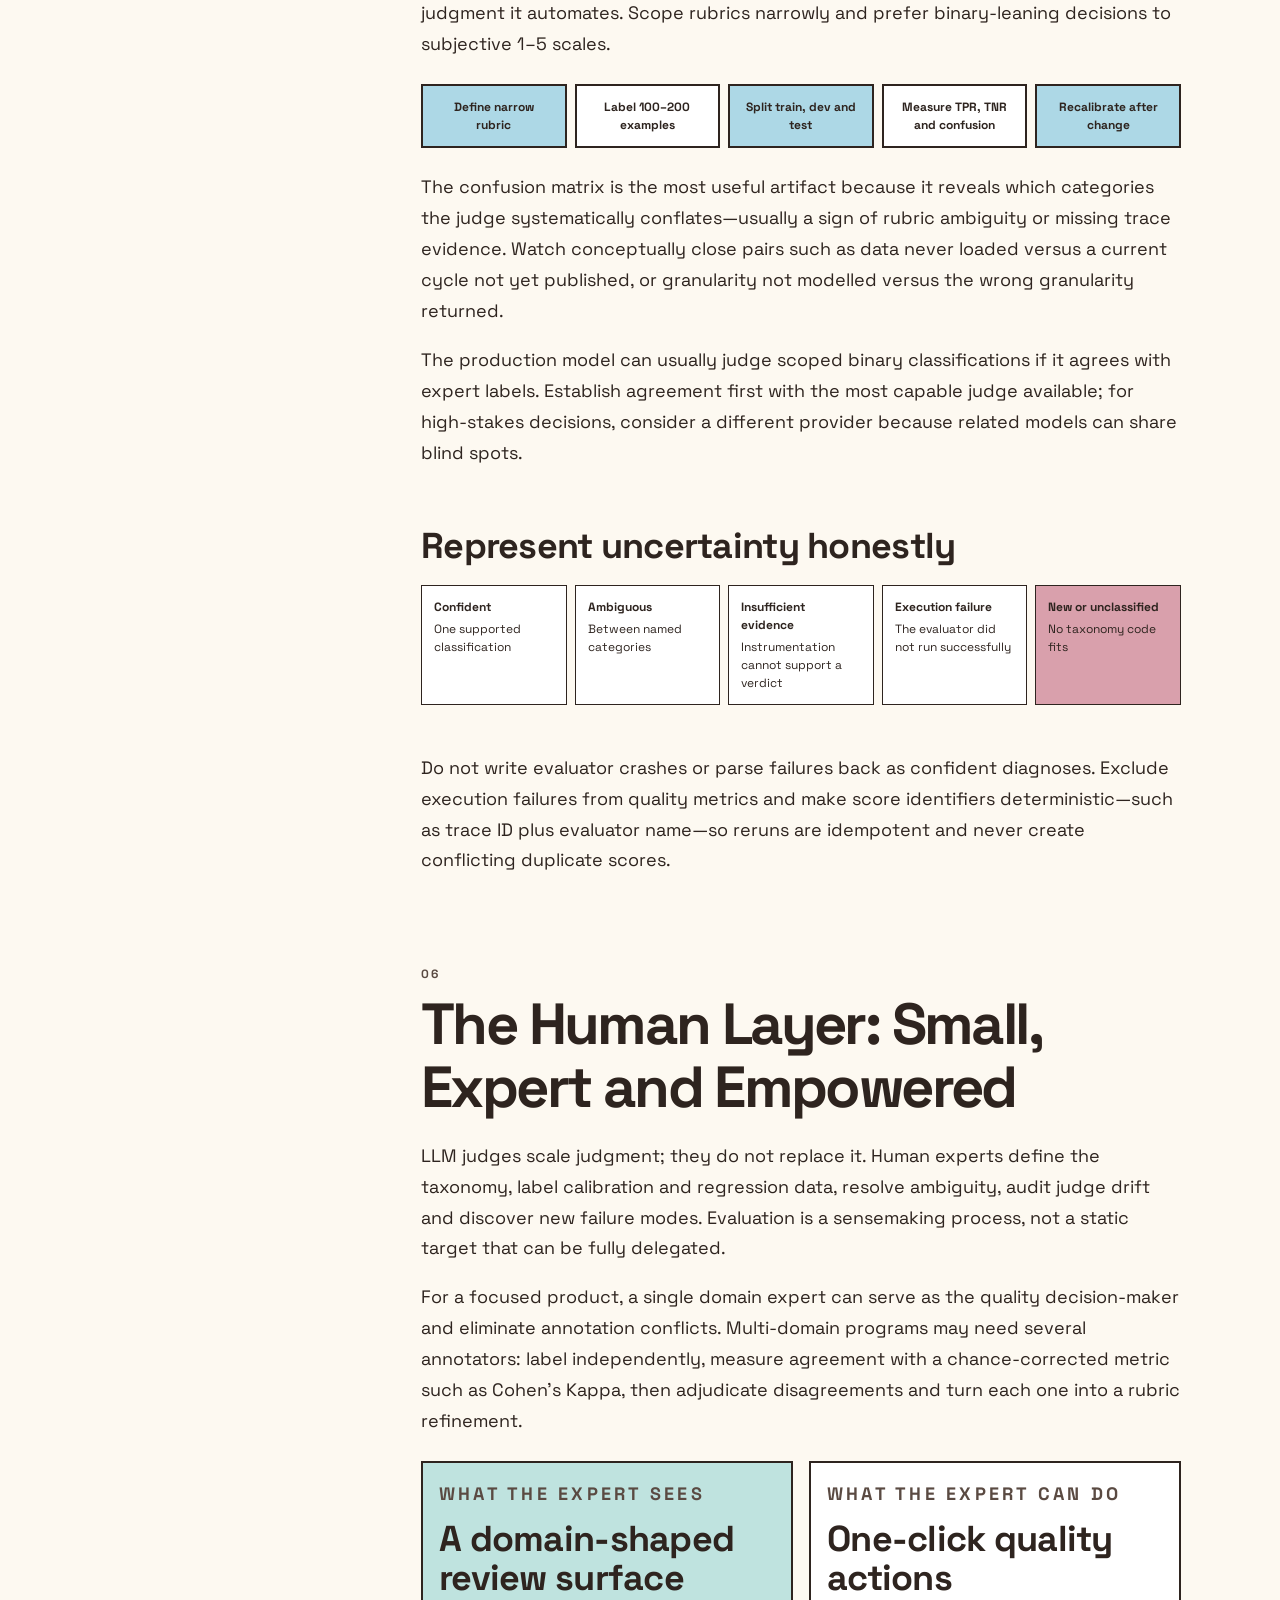
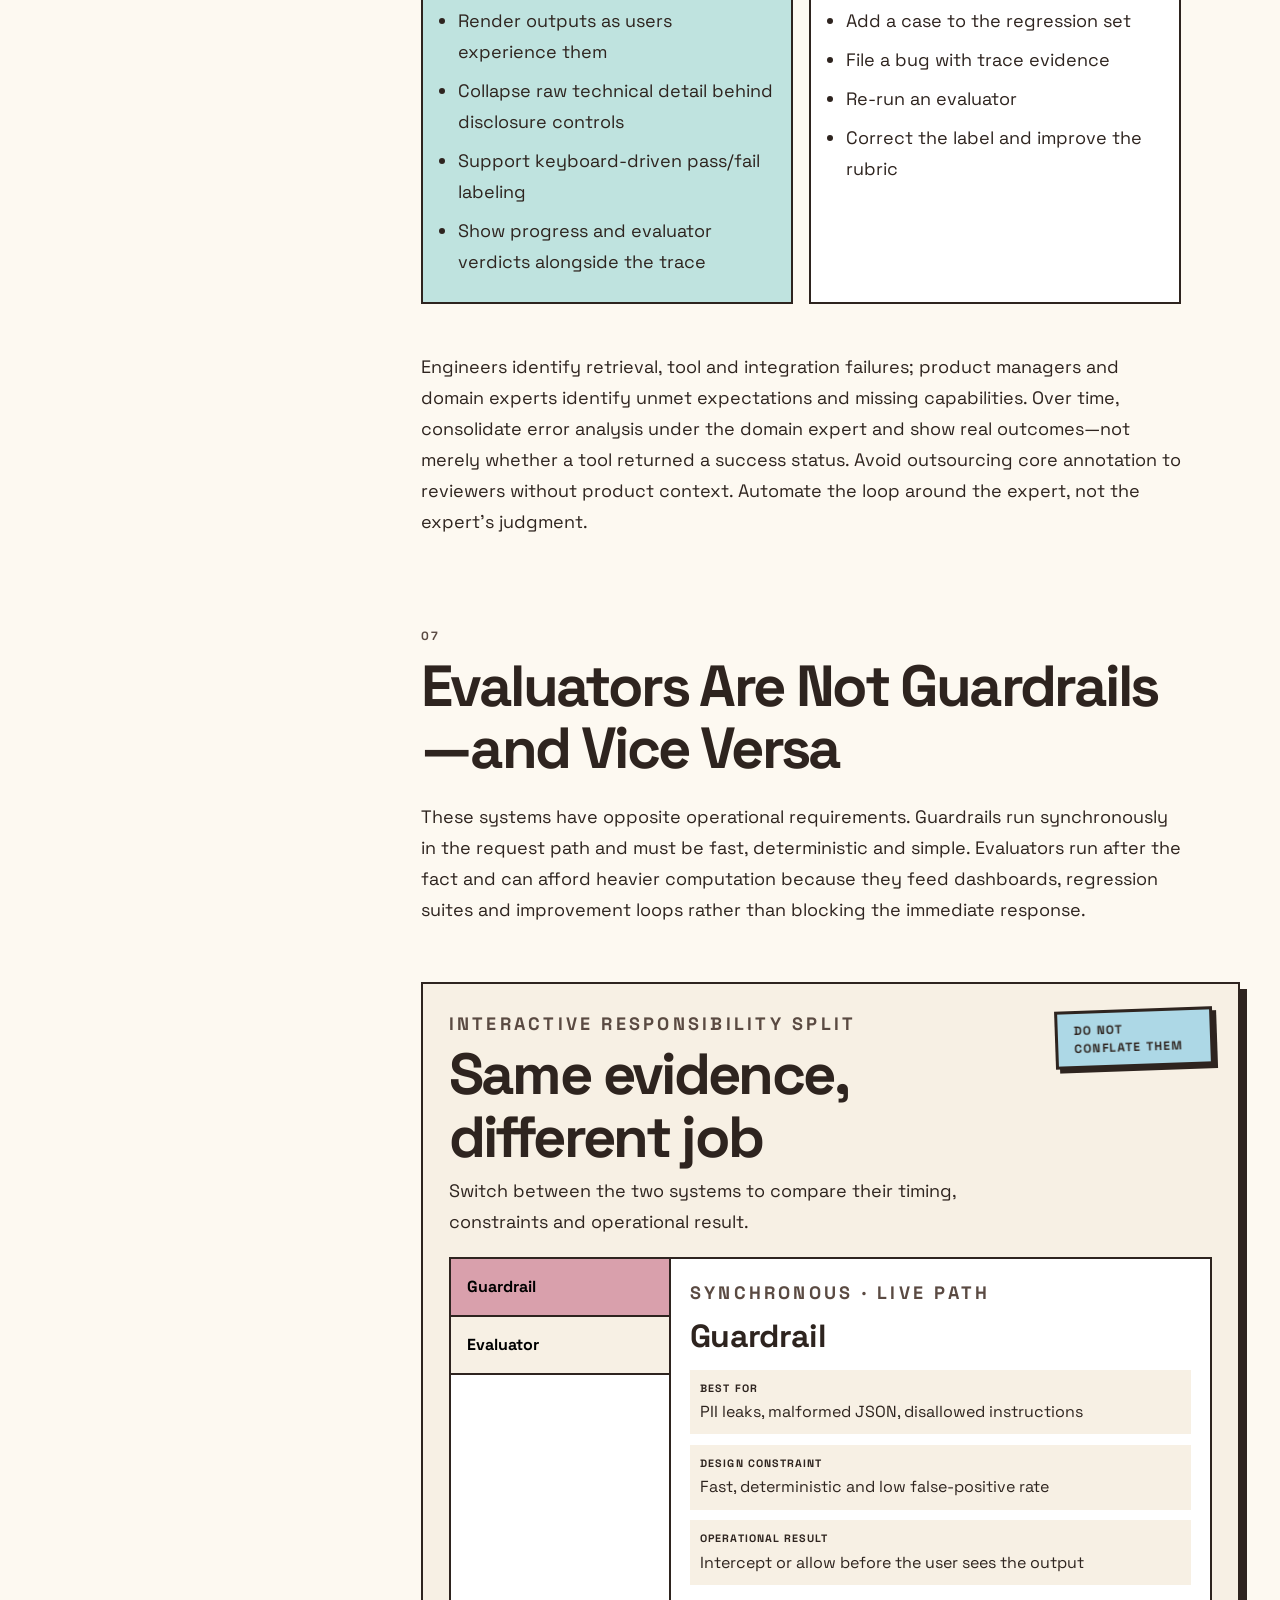
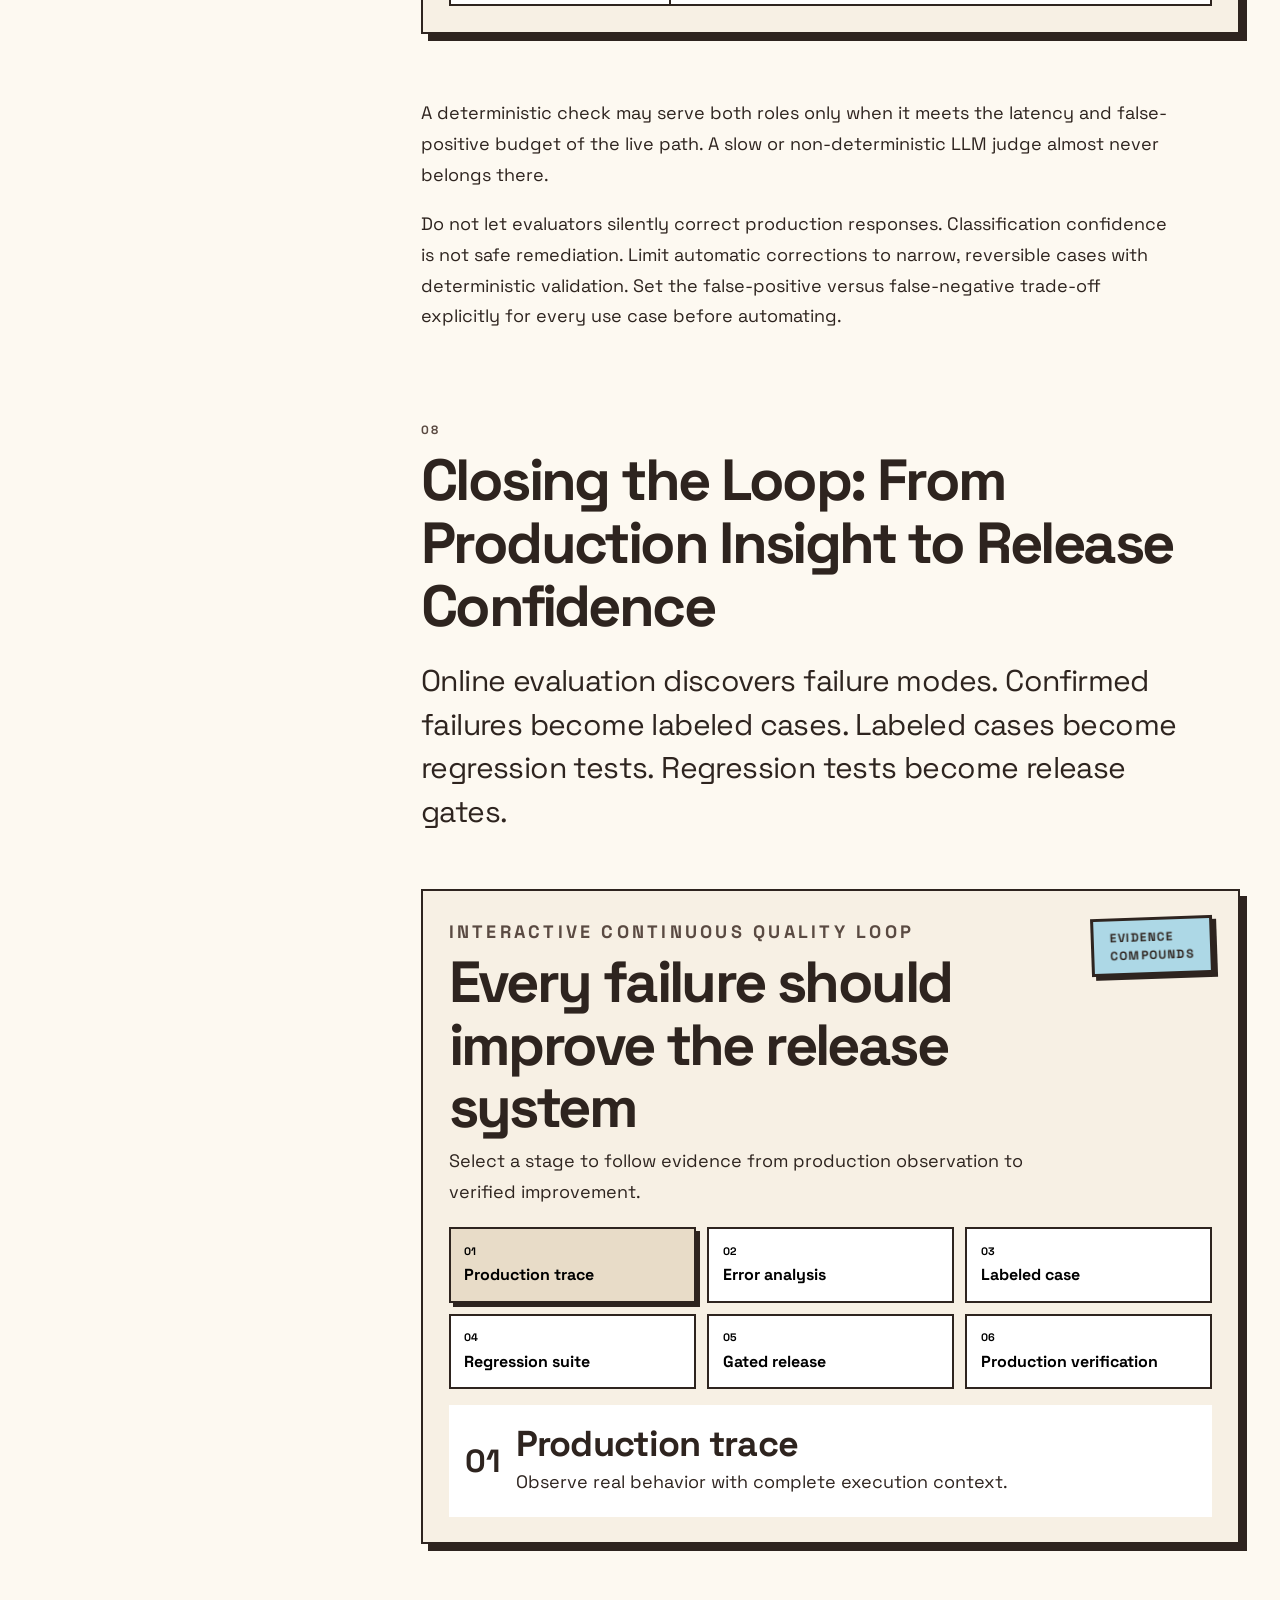
<file: online-evals-enterprise-playbook.html>
<!DOCTYPE html>
<html lang="en">
<head>
<meta charset="utf-8">
<meta name="viewport" content="width=device-width, initial-scale=1">
<title>Online Evals: An Enterprise Playbook — Siddharth Chatterjee</title>
<meta name="description" content="A practical enterprise playbook for evaluating production AI systems from traces and turning failures into a continuous quality loop.">
<link rel="preconnect" href="https://fonts.googleapis.com">
<link rel="preconnect" href="https://fonts.gstatic.com" crossorigin>
<link href="https://fonts.googleapis.com/css2?family=Space+Grotesk:wght@400;500;700&display=swap" rel="stylesheet">
<link rel="stylesheet" href="assets/css/style.css">
<link rel="stylesheet" href="assets/css/ai-layer.css?v=4">
<link rel="stylesheet" href="assets/css/online-evals.css?v=1">
</head>
<body id="top" class="article-page evals-page">
<div data-nav></div>
<main id="main">
  <header class="article-hero evals-hero">
    <div class="wrap article-hero__inner">
      <div>
        <a class="back-link" href="projects.html"><i data-icon="arrowLeft" data-size="18"></i> All projects</a>
        <span class="article-kicker reveal"><i data-icon="chart" data-size="18"></i> AI Evals</span>
        <h1 class="article-title reveal">Online Evals: An Enterprise Playbook</h1>
        <p class="article-deck reveal">Evaluate AI systems in production using the traces you already collect—and turn them into a continuous quality loop.</p>
      </div>
      <aside class="article-hero__aside reveal reveal--right">
        <p class="eyebrow">The operating thesis</p>
        <p class="lead" style="color:var(--ink);margin-bottom:0">A metric without a trace behind it is not evidence. Production quality begins with complete traces, disciplined error analysis and a loop that turns every confirmed failure into a test.</p>
        <dl class="article-meta"><div><dt>Starting point</dt><dd>Production traces</dd></div><div><dt>Core method</dt><dd>Error analysis</dd></div><div><dt>Evaluator rule</dt><dd>Cheapest that works</dd></div><div><dt>End state</dt><dd>Continuous quality</dd></div></dl>
      </aside>
    </div>
  </header>

  <div class="wrap article-layout">
    <aside class="article-toc" aria-label="Article contents">
      <p class="article-toc__label">Contents</p><div class="article-toc__progress" aria-hidden="true"><span></span></div>
      <ol>
        <li><a href="#why-online">Why online evals</a></li>
        <li><a href="#traces">Start from traces</a></li>
        <li><a href="#error-analysis">Error analysis</a></li>
        <li><a href="#taxonomy">Failure taxonomy</a></li>
        <li><a href="#sampling">Sampling portfolio</a></li>
        <li><a href="#evaluators">Evaluator design</a></li>
        <li><a href="#calibration">Judge calibration</a></li>
        <li><a href="#human-layer">Human layer</a></li>
        <li><a href="#guardrails">Guardrails vs evals</a></li>
        <li><a href="#quality-loop">Close the loop</a></li>
        <li><a href="#metrics">Metric hierarchy</a></li>
        <li><a href="#governance">Governance</a></li>
        <li><a href="#failure-modes">Failure modes</a></li>
        <li><a href="#maturity">Maturity path</a></li>
        <li><a href="#conclusion">Conclusion</a></li>
      </ol>
    </aside>

    <article class="article-body">
      <h2 id="why-online"><span class="section-no">01</span>Why Online Evals Are the Enterprise Default</h2>
      <p class="lede">Most teams reach the point where they need to evaluate an AI product without a neat golden dataset. What they do have is often more valuable: production traces.</p>
      <p>Every user interaction leaves a record of the request, model behavior, tool calls, retrieved data, intermediate steps and final response. Offline evaluation tests a fixed, versioned dataset before release. Online evaluation observes the system with real users, real data and real ambiguity. Enterprises need both, but rarely begin with the offline kind: golden datasets are expensive to build and age quickly, while production traces accumulate every day.</p>
      <div class="eval-principles">
        <article><p class="eyebrow">Realism</p><h3>Actual behavior</h3><p>Traces preserve messy, multi-step and edge-case interactions that dataset designers did not anticipate.</p></article>
        <article><p class="eyebrow">Freshness</p><h3>Current conditions</h3><p>Live traffic keeps evaluation aligned with new features, user behavior and emerging failure modes.</p></article>
        <article><p class="eyebrow">Decision relevance</p><h3>Business outcomes</h3><p>Online evals answer whether the product is doing what users and the business need now.</p></article>
      </div>
      <p>The catch is that traces are raw material, not evaluation. Trustworthy signals require deliberate sampling, judging, human review and governance.</p>

      <h2 id="traces"><span class="section-no">02</span>Start From Traces, Not Metrics</h2>
      <p class="lede">You cannot evaluate what you cannot see, and you cannot improve what you have not understood.</p>
      <p>A trace is the complete record of one execution—from the initial request to the final response. Capturing only the answer leaves the cause of failure unknowable: missing data, a retrieval filter, a skipped tool, a routing choice and an upstream timeout can all produce the same bad output.</p>
      <p>Complete, structured instrumentation should span routing, agents, tools, retrieval and the model. Every trace needs stable identifiers for environment, session, user, tenant, model, prompt version, agent and tool. Latency, token counts, tool arguments, retrieved document IDs and filters are nearly free to log at execution time and expensive or impossible to reconstruct later.</p>
      <section class="evals-stage reveal" aria-labelledby="trace-title">
        <div class="evals-stage__head"><div><p class="eyebrow">Interactive trace anatomy</p><h2 id="trace-title">Instrument the whole execution</h2><p>Select each stage to inspect what the trace must preserve and which questions that evidence can answer.</p></div><span class="sticker">Follow the trace</span></div>
        <div data-trace-explorer></div>
      </section>
      <div class="pullquote reveal">A pass rate without its model, prompt, tenant and sampling lineage is not a metric. It is a rumor.</div>

      <h2 id="error-analysis"><span class="section-no">03</span>The Core Discipline: Error Analysis</h2>
      <p>The most important evaluation activity is not writing evaluators. It is the human-led work of reading real traces, writing open-ended notes, clustering those notes into failure categories and refining the categories until new traces stop revealing new modes of failure.</p>
      <ol class="decision-list">
        <li><strong>Gather a diverse pool.</strong> Start with production data and supplement it with synthetic examples where traffic is thin or edge cases are rare.</li>
        <li><strong>Read traces yourself first.</strong> Annotate at least 30 before asking an LLM to help; early suggestions bias what you notice.</li>
        <li><strong>Record the first failure.</strong> Upstream errors cascade, so the first failure is usually the one that matters.</li>
        <li><strong>Cluster the notes.</strong> Let an LLM propose groupings only after the manual pass, then review every cluster.</li>
        <li><strong>Relabel and repeat.</strong> Continue until the taxonomy reaches saturation and new traces stop changing it.</li>
      </ol>
      <p>Generic helpfulness, coherence and hallucination scores may measure qualities unrelated to the product’s actual failures. Error analysis produces a taxonomy in the language of the product, where every metric maps to an owner who can fix the underlying problem.</p>

      <h2 id="taxonomy"><span class="section-no">Worked example</span>What a Production-Grade Taxonomy Looks Like</h2>
      <p>A practical taxonomy uses a small set of memorable level-one families and precise, actionable level-two codes. It is diagnostic rather than merely evaluative: a code should explain why the system failed and route the case to the right owner.</p>
      <section class="evals-stage reveal" aria-labelledby="taxonomy-title">
        <div class="evals-stage__head"><div><p class="eyebrow">Interactive failure taxonomy</p><h2 id="taxonomy-title">From failure family to accountable owner</h2><p>Explore the broad failure families. The unclassified fallback is a review trigger, not a convenient dumping ground.</p></div><span class="sticker">Diagnose, then route</span></div>
        <div data-taxonomy></div>
      </section>
      <p>The data-and-retrieval family is where domain-specific subtlety often lives. The <strong>.7</strong> convention marks a data symptom caused by missing orchestration, preventing routing and tool-use defects from being silently attributed to the data team.</p>
      <section class="comparison-explorer reveal" aria-label="Interactive data and retrieval failure codes"><div data-data-codes></div></section>
      <p><strong>990.9—Unclassified</strong> is the shared fallback when no defined category fits. A rising fallback rate can indicate taxonomy drift, inadequate trace evidence, a weak judge prompt or a genuinely new product failure mode.</p>
      <div class="eval-principles">
        <article><p class="eyebrow">Principle 01</p><h3>Diagnostic, not decorative</h3><p>A label must explain why the response failed and direct the case to someone who can act.</p></article>
        <article><p class="eyebrow">Principle 02</p><h3>Domain semantic</h3><p>Granularity, scenarios, versions and publication cycles matter more than generic AI-quality language.</p></article>
        <article><p class="eyebrow">Principle 03</p><h3>Versioned like code</h3><p>Record the taxonomy version on every score so historical comparisons remain meaningful.</p></article>
      </div>
      <h3>How to derive your own taxonomy</h3>
      <ul class="decision-list"><li>Open-code at least 30 traces before involving an LLM and describe the first failure from the user’s perspective.</li><li>Review every proposed cluster; superficially similar failures may belong to entirely different owners.</li><li>Maintain roughly 100 diverse traces for the human-agent loop and revisit the taxonomy after material product, prompt, model or tool changes.</li><li>Review small outlier-biased batches between major changes and name an owner for every failure family.</li></ul>

      <h2 id="sampling"><span class="section-no">04</span>Sampling: The Art of Choosing What to Evaluate</h2>
      <p>You cannot evaluate every trace, and a single sampling strategy will blind you. Run several samples in parallel and record the selection reason on every evaluated trace so unlike pass rates are never silently conflated.</p>
      <section class="evals-stage reveal" aria-labelledby="sampling-title">
        <div class="evals-stage__head"><div><p class="eyebrow">Interactive sampling portfolio</p><h2 id="sampling-title">Five samples, five different claims</h2><p>Select a sample to see what it reveals and what can go wrong when its result is interpreted without context.</p></div><span class="sticker">Selection is metadata</span></div>
        <div data-sampling></div>
      </section>
      <h3>Automation-assisted sampling</h3>
      <p><strong>Semantic stratification</strong> groups traces by similarity and samples across clusters, protecting distinct usage patterns from being drowned out by the most common query. <strong>Active learning</strong> uses new human labels to select the next most informative traces: likely failures, uncertain judge decisions, cases similar to a new failure and cases unlike anything already labeled.</p>
      <p class="sampling-note"><strong>Practical sizing:</strong> use roughly 100 diverse traces for the initial human-agent loop; expect about 100–200 labeled examples per failure mode to calibrate an LLM judge across training, development and held-out test sets; keep a recurring regression suite of 100+ high-value examples small enough to run frequently.</p>

      <h2 id="evaluators"><span class="section-no">05</span>Designing Evaluators That Deserve Trust</h2>
      <p class="lede">Use the cheapest evaluator that reliably catches the failure, and reserve expensive judgment for problems that genuinely require it.</p>
      <section class="evals-stage reveal" aria-labelledby="ladder-title">
        <div class="evals-stage__head"><div><p class="eyebrow">Interactive evaluator ladder</p><h2 id="ladder-title">Escalate only as far as the failure requires</h2><p>Explore the cost hierarchy from deterministic rules to expert adjudication.</p></div><span class="sticker">Rules before judges</span></div>
        <div data-evaluator-ladder></div>
      </section>
      <p>A common mistake is building LLM judges for failures a regular expression could catch. The reverse—using a rule for a judgment that requires domain context—is less common but equally damaging because it produces confident, wrong numbers.</p>
      <h3>A worked evaluator assignment</h3>
      <div class="mapping-table">
        <table><thead><tr><th>Sub-code</th><th>Failure</th><th>Primary evaluator</th><th>Why</th><th>Owner</th></tr></thead><tbody>
          <tr><td>130.1.1</td><td>Time-period data never loaded</td><td>Load/publication assertion</td><td>Objective system state</td><td>Data engineering</td></tr>
          <tr><td>130.1.3</td><td>Metric or field does not exist</td><td>Catalog lookup + schema check; judge fallback</td><td>Existence is checkable; phrasing may need judgment</td><td>Data platform</td></tr>
          <tr><td>130.2.1</td><td>Partial time range</td><td>Requested-versus-returned range check</td><td>Pure structural comparison</td><td>Retrieval engineering</td></tr>
          <tr><td>130.2.7</td><td>Missing invocation causes partial retrieval</td><td>Expected tool-call check + judge</td><td>Presence is checkable; necessity needs judgment</td><td>Orchestration</td></tr>
          <tr><td>130.3.3</td><td>Wrong version used</td><td>Requested-versus-queried version check</td><td>Exact comparison with complete instrumentation</td><td>Data platform</td></tr>
          <tr><td>130.4.2</td><td>Stale snapshot used</td><td>Freshness assertion</td><td>Deterministic given publication metadata</td><td>Data engineering</td></tr>
          <tr><td>130.x.x</td><td>Ambiguous data failure</td><td>Calibrated evidence-producing judge</td><td>Requires domain semantics</td><td>Eval team</td></tr>
          <tr><td>140.x</td><td>Response quality and faithfulness</td><td>Calibrated LLM judge</td><td>Subjective qualities irreducible to rules</td><td>Eval + domain expert</td></tr>
          <tr><td>Any</td><td>High-severity tenant or workflow</td><td>Dual independent human review</td><td>A wrong verdict costs more than review</td><td>Domain expert</td></tr>
        </tbody></table>
      </div>
      <p>Whenever a judge is used, return a structured sub-code, evidence quoted from the trace, the responsible component and whether a required invocation was missing. Evidence makes a verdict auditable and a human override efficient.</p>

      <h2 id="calibration"><span class="section-no">Judge discipline</span>Calibrating LLM Judges Against Humans</h2>
      <p>An LLM judge is only as useful as its measured agreement with the people whose judgment it automates. Scope rubrics narrowly and prefer binary-leaning decisions to subjective 1–5 scales.</p>
      <div class="calibration-flow" aria-label="LLM judge calibration sequence"><div>Define narrow rubric</div><div>Label 100–200 examples</div><div>Split train, dev and test</div><div>Measure TPR, TNR and confusion</div><div>Recalibrate after change</div></div>
      <p>The confusion matrix is the most useful artifact because it reveals which categories the judge systematically conflates—usually a sign of rubric ambiguity or missing trace evidence. Watch conceptually close pairs such as data never loaded versus a current cycle not yet published, or granularity not modelled versus the wrong granularity returned.</p>
      <p>The production model can usually judge scoped binary classifications if it agrees with expert labels. Establish agreement first with the most capable judge available; for high-stakes decisions, consider a different provider because related models can share blind spots.</p>
      <h3>Represent uncertainty honestly</h3>
      <div class="uncertainty-grid"><div><b>Confident</b>One supported classification</div><div><b>Ambiguous</b>Between named categories</div><div><b>Insufficient evidence</b>Instrumentation cannot support a verdict</div><div><b>Execution failure</b>The evaluator did not run successfully</div><div><b>New or unclassified</b>No taxonomy code fits</div></div>
      <p>Do not write evaluator crashes or parse failures back as confident diagnoses. Exclude execution failures from quality metrics and make score identifiers deterministic—such as trace ID plus evaluator name—so reruns are idempotent and never create conflicting duplicate scores.</p>

      <h2 id="human-layer"><span class="section-no">06</span>The Human Layer: Small, Expert and Empowered</h2>
      <p>LLM judges scale judgment; they do not replace it. Human experts define the taxonomy, label calibration and regression data, resolve ambiguity, audit judge drift and discover new failure modes. Evaluation is a sensemaking process, not a static target that can be fully delegated.</p>
      <p>For a focused product, a single domain expert can serve as the quality decision-maker and eliminate annotation conflicts. Multi-domain programs may need several annotators: label independently, measure agreement with a chance-corrected metric such as Cohen’s Kappa, then adjudicate disagreements and turn each one into a rubric refinement.</p>
      <div class="human-interface">
        <div><p class="eyebrow">What the expert sees</p><h3>A domain-shaped review surface</h3><ul><li>Render outputs as users experience them</li><li>Collapse raw technical detail behind disclosure controls</li><li>Support keyboard-driven pass/fail labeling</li><li>Show progress and evaluator verdicts alongside the trace</li></ul></div>
        <div><p class="eyebrow">What the expert can do</p><h3>One-click quality actions</h3><ul><li>Add a case to the regression set</li><li>File a bug with trace evidence</li><li>Re-run an evaluator</li><li>Correct the label and improve the rubric</li></ul></div>
      </div>
      <p>Engineers identify retrieval, tool and integration failures; product managers and domain experts identify unmet expectations and missing capabilities. Over time, consolidate error analysis under the domain expert and show real outcomes—not merely whether a tool returned a success status. Avoid outsourcing core annotation to reviewers without product context. Automate the loop around the expert, not the expert’s judgment.</p>

      <h2 id="guardrails"><span class="section-no">07</span>Evaluators Are Not Guardrails—and Vice Versa</h2>
      <p>These systems have opposite operational requirements. Guardrails run synchronously in the request path and must be fast, deterministic and simple. Evaluators run after the fact and can afford heavier computation because they feed dashboards, regression suites and improvement loops rather than blocking the immediate response.</p>
      <section class="evals-stage reveal" aria-labelledby="guardrail-title">
        <div class="evals-stage__head"><div><p class="eyebrow">Interactive responsibility split</p><h2 id="guardrail-title">Same evidence, different job</h2><p>Switch between the two systems to compare their timing, constraints and operational result.</p></div><span class="sticker">Do not conflate them</span></div>
        <div class="guardrail-switch" data-guardrail-switch></div>
      </section>
      <p>A deterministic check may serve both roles only when it meets the latency and false-positive budget of the live path. A slow or non-deterministic LLM judge almost never belongs there.</p>
      <p>Do not let evaluators silently correct production responses. Classification confidence is not safe remediation. Limit automatic corrections to narrow, reversible cases with deterministic validation. Set the false-positive versus false-negative trade-off explicitly for every use case before automating.</p>

      <h2 id="quality-loop"><span class="section-no">08</span>Closing the Loop: From Production Insight to Release Confidence</h2>
      <p class="lede">Online evaluation discovers failure modes. Confirmed failures become labeled cases. Labeled cases become regression tests. Regression tests become release gates.</p>
      <section class="evals-stage reveal" aria-labelledby="loop-title">
        <div class="evals-stage__head"><div><p class="eyebrow">Interactive continuous quality loop</p><h2 id="loop-title">Every failure should improve the release system</h2><p>Select a stage to follow evidence from production observation to verified improvement.</p></div><span class="sticker">Evidence compounds</span></div>
        <div data-quality-loop></div>
      </section>
      <ul class="decision-list"><li><strong>Reproduce before generalizing.</strong> Reduce a failure to the simplest case that still breaks; use multi-turn tests only when context is causal.</li><li><strong>Add confirmed failures to CI.</strong> Production monitoring exposes what the offline suite missed; make every confirmed mode durable.</li><li><strong>Prefer deterministic CI evals.</strong> Curated pre-release suites run often; reserve costly judges for production samples without references.</li><li><strong>Record lineage everywhere.</strong> Tie every score to its trace, judge, taxonomy, prompt, model and run versions.</li></ul>
      <p>Release gates must be risk-based rather than global: no regression on authorization or data integrity, minimum success per critical workflow, no material degradation for protected segments, and latency and cost within budget. Every gate needs a dataset, metric, threshold, owner and expiring exception process.</p>

      <h2 id="metrics"><span class="section-no">09</span>Metrics That Roll Up Without Washing Out</h2>
      <p>Executives want one number; engineers need a hundred. Serve both with a metric hierarchy, not a composite score.</p>
      <div class="metric-hierarchy">
        <article><p class="eyebrow">Executive</p><h3>Business confidence</h3><p>Critical workflow success, severe incident rate, adoption and cost per successful task.</p></article>
        <article><p class="eyebrow">Product</p><h3>Experience quality</h3><p>Success and failure rates by use case, segment, workflow and tenant.</p></article>
        <article><p class="eyebrow">Engineering</p><h3>Root cause</h3><p>Failure distributions, tool transitions, latency, tokens, cost and regressions.</p></article>
        <article><p class="eyebrow">Evaluation health</p><h3>Signal quality</h3><p>Judge agreement, taxonomy coverage, fallback and ambiguity rates, backlog and drift.</p></article>
      </div>
      <p>Every rollup must drill down to traces and the sample definition behind the number. Guard relentlessly against <strong>selection bias</strong>, where only pre-flagged failures are evaluated, and <strong>aggregate masking</strong>, where a healthy average hides a broken tenant or critical low-volume workflow. Multi-tenant platforms need segmented datasets, dashboards, thresholds and access controls.</p>
      <h3>A transition-failure matrix</h3>
      <p>For multi-step systems, tabulate the last successful step against the first failed step. Concentrated cells reveal where cascading failures begin and where engineering effort will have the highest leverage.</p>
      <div class="transition-matrix" aria-label="Illustrative transition failure matrix"><b>Last success ↓ / First failure →</b><b>Retrieve</b><b>Tool call</b><b>Synthesize</b><b>Deliver</b><b>Route</b><span class="warm">7</span><span>3</span><span>1</span><span>0</span><b>Retrieve</b><span>—</span><span class="hot">24</span><span class="warm">8</span><span>2</span><b>Tool call</b><span>—</span><span>—</span><span class="hot">17</span><span>5</span><b>Synthesize</b><span>—</span><span>—</span><span>—</span><span class="warm">9</span></div>
      <p>Review outcome metrics and process metrics together. Process failures are more deterministic and often easier to fix; improvements early in a workflow have outsized impact because errors cascade.</p>

      <h2 id="governance"><span class="section-no">10</span>Governance: The Unglamorous Prerequisite</h2>
      <p>At enterprise scale, the evaluation system is production infrastructure and must be governed like it.</p>
      <div class="governance-grid">
        <article><p class="eyebrow">01</p><h3>Data protection</h3><p>Apply redaction, retention, role-based access and tenant isolation to traces, reports and notifications.</p></article>
        <article><p class="eyebrow">02</p><h3>Evaluator governance</h3><p>Version every rubric, calibration record and approved-use statement; define explicit prohibitions.</p></article>
        <article><p class="eyebrow">03</p><h3>Auditability</h3><p>Attribute label overrides, taxonomy revisions, release exceptions and threshold changes.</p></article>
        <article><p class="eyebrow">04</p><h3>Evaluator health</h3><p>Monitor agreement, fallbacks, parse failures and evidence completeness separately from product quality.</p></article>
      </div>
      <p>A judge model update, prompt regression or instrumentation gap can silently corrupt every score. The evaluation layer needs its own operational monitoring.</p>

      <h2 id="failure-modes"><span class="section-no">11</span>Failure Modes to Expect—and Preempt</h2>
      <div class="failure-grid">
        <article><h3>Automation bias</h3><p>Treating judge output as ground truth without measured expert agreement.</p></article>
        <article><h3>Vanity pass rates</h3><p>Optimizing for green dashboards instead of evaluators that expose real issues.</p></article>
        <article><h3>Metric sprawl</h3><p>Building evaluators for imagined failures before doing error analysis on observed ones.</p></article>
        <article><h3>Synthetic dependence</h3><p>Using synthetic data to infer production prevalence or represent complex real-world edges.</p></article>
        <article><h3>Trace blindness</h3><p>Judging final answers without retrieval, tool-call and intermediate execution evidence.</p></article>
        <article><h3>Frozen taxonomies</h3><p>Allowing product evolution to outrun the categories, owners and rubrics used to measure it.</p></article>
      </div>

      <h2 id="maturity"><span class="section-no">12</span>A Pragmatic Maturity Path</h2>
      <p>Build the program in stages. Each one depends on the evidence discipline established by the stage before it, and none requires a pre-existing golden dataset.</p>
      <div class="maturity-path" data-maturity>
        <label><input type="checkbox"><span>01</span><span><strong>Make evaluation measurable.</strong> Instrument complete traces, establish the human error-analysis loop and derive the owned taxonomy from real failures.</span></label>
        <label><input type="checkbox"><span>02</span><span><strong>Prove the evaluators.</strong> Create versioned expert labels by failure mode, measure judge agreement and version every rubric, prompt and judge model.</span></label>
        <label><input type="checkbox"><span>03</span><span><strong>Stand up the sampling portfolio.</strong> Run random, failure-enriched and stratified samples with the selection reason recorded.</span></label>
        <label><input type="checkbox"><span>04</span><span><strong>Close the loop.</strong> Feed failures into regression suites, compare baseline and candidate before release, and verify fixes after shipping.</span></label>
        <label><input type="checkbox"><span>05</span><span><strong>Industrialize governance.</strong> Add redaction, RBAC, isolation, audit logs, evaluator monitoring and quarterly business-outcome review.</span></label>
        <div class="maturity-score"><b data-maturity-count>0</b><span>of 5 capabilities established</span></div>
      </div>

      <h2 id="conclusion"><span class="section-no">Conclusion</span>Evaluation as the Operating System of Product Quality</h2>
      <p>Online evaluation without golden references is not a degraded benchmark. It is how mature enterprises understand AI systems in real conditions: capture complete traces; let human error analysis define a precise, owned and versioned taxonomy; sample deliberately; use the cheapest evaluator that works; calibrate every judge against experts; and turn every confirmed failure into a test whose fix is verified in production.</p>
      <div class="pullquote reveal">The traces you already collect are the dataset—provided you treat them with discipline.</div>
      <p>Done well, evaluation stops being a reporting exercise after incidents. It becomes a continuous quality system that shows how the product behaves, whether it is safe to ship and whether it is actually improving. Quality compounds with every release because the evidence loop remembers what the organization has learned.</p>
    </article>
  </div>
</main>
<div data-contact></div><div data-footer></div>
<script src="assets/js/site.js"></script>
<script src="assets/js/online-evals.js?v=1"></script>
</body>
</html>
</file>
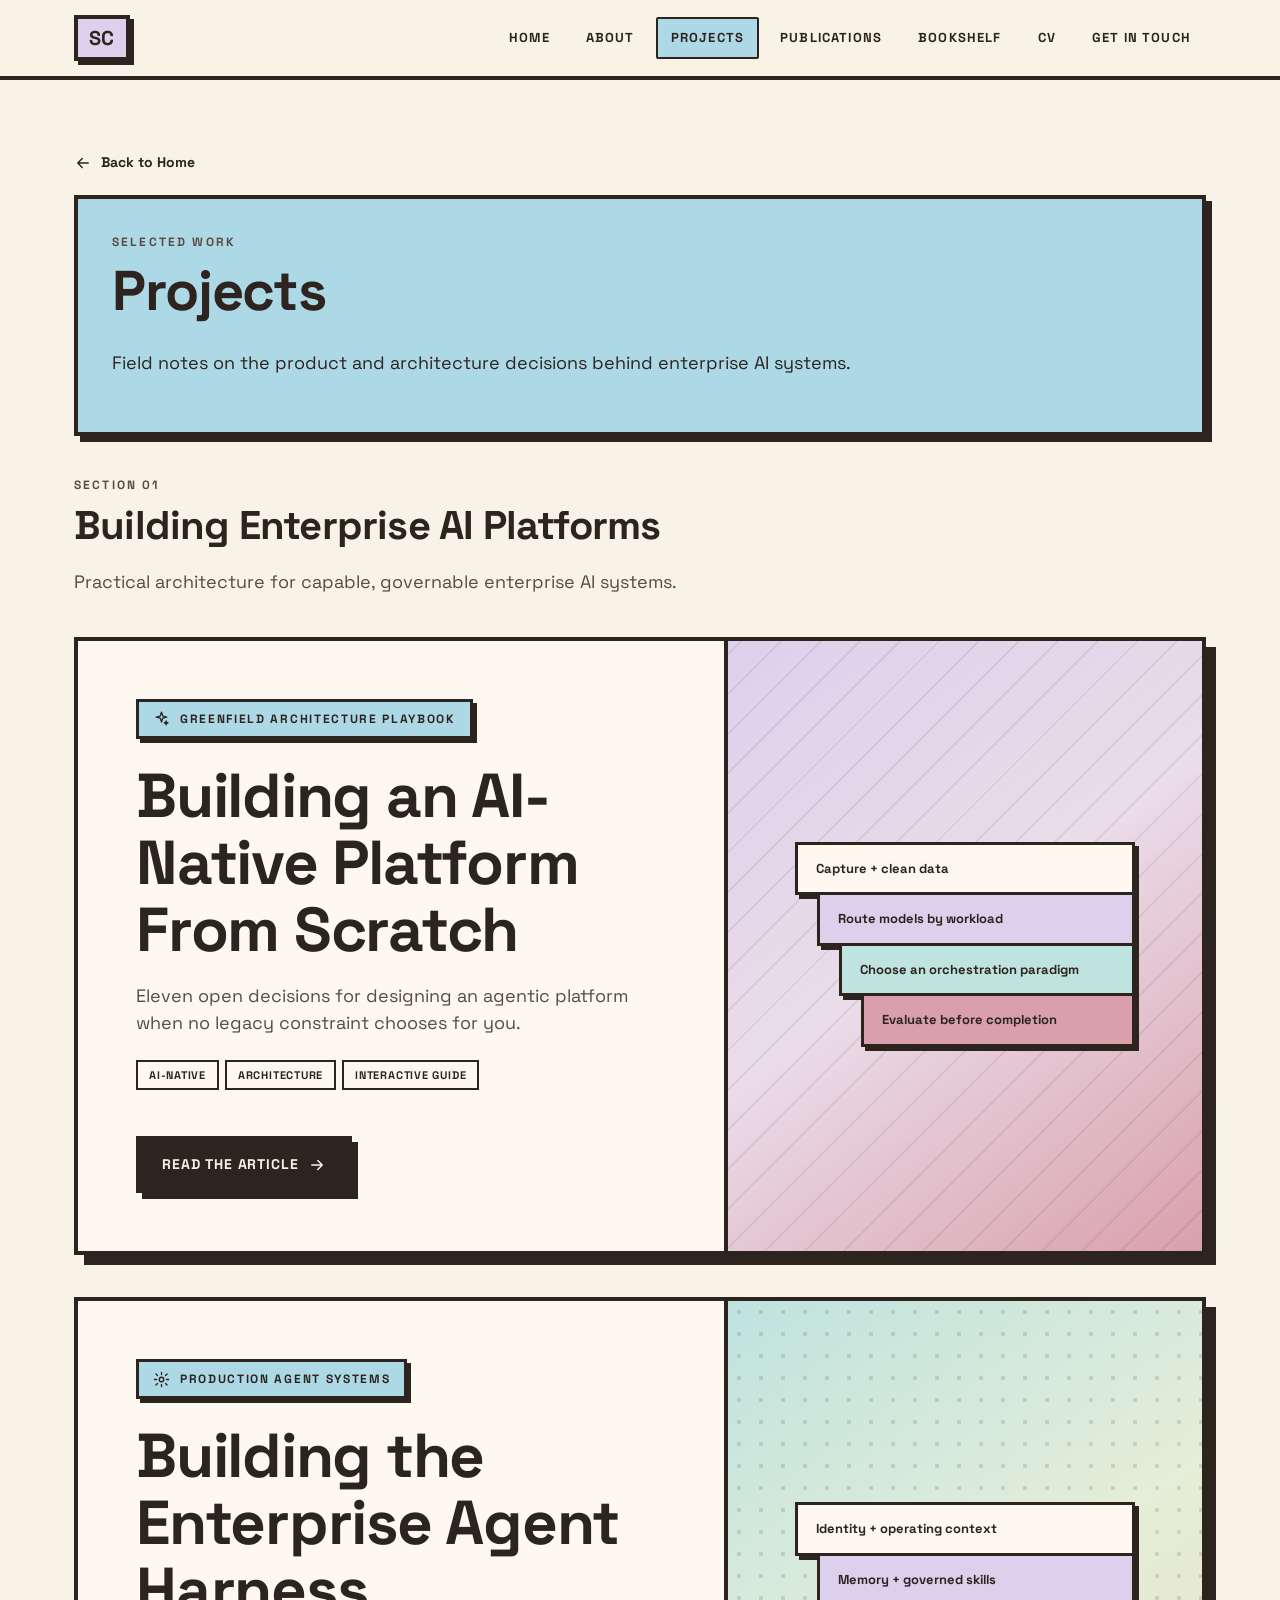
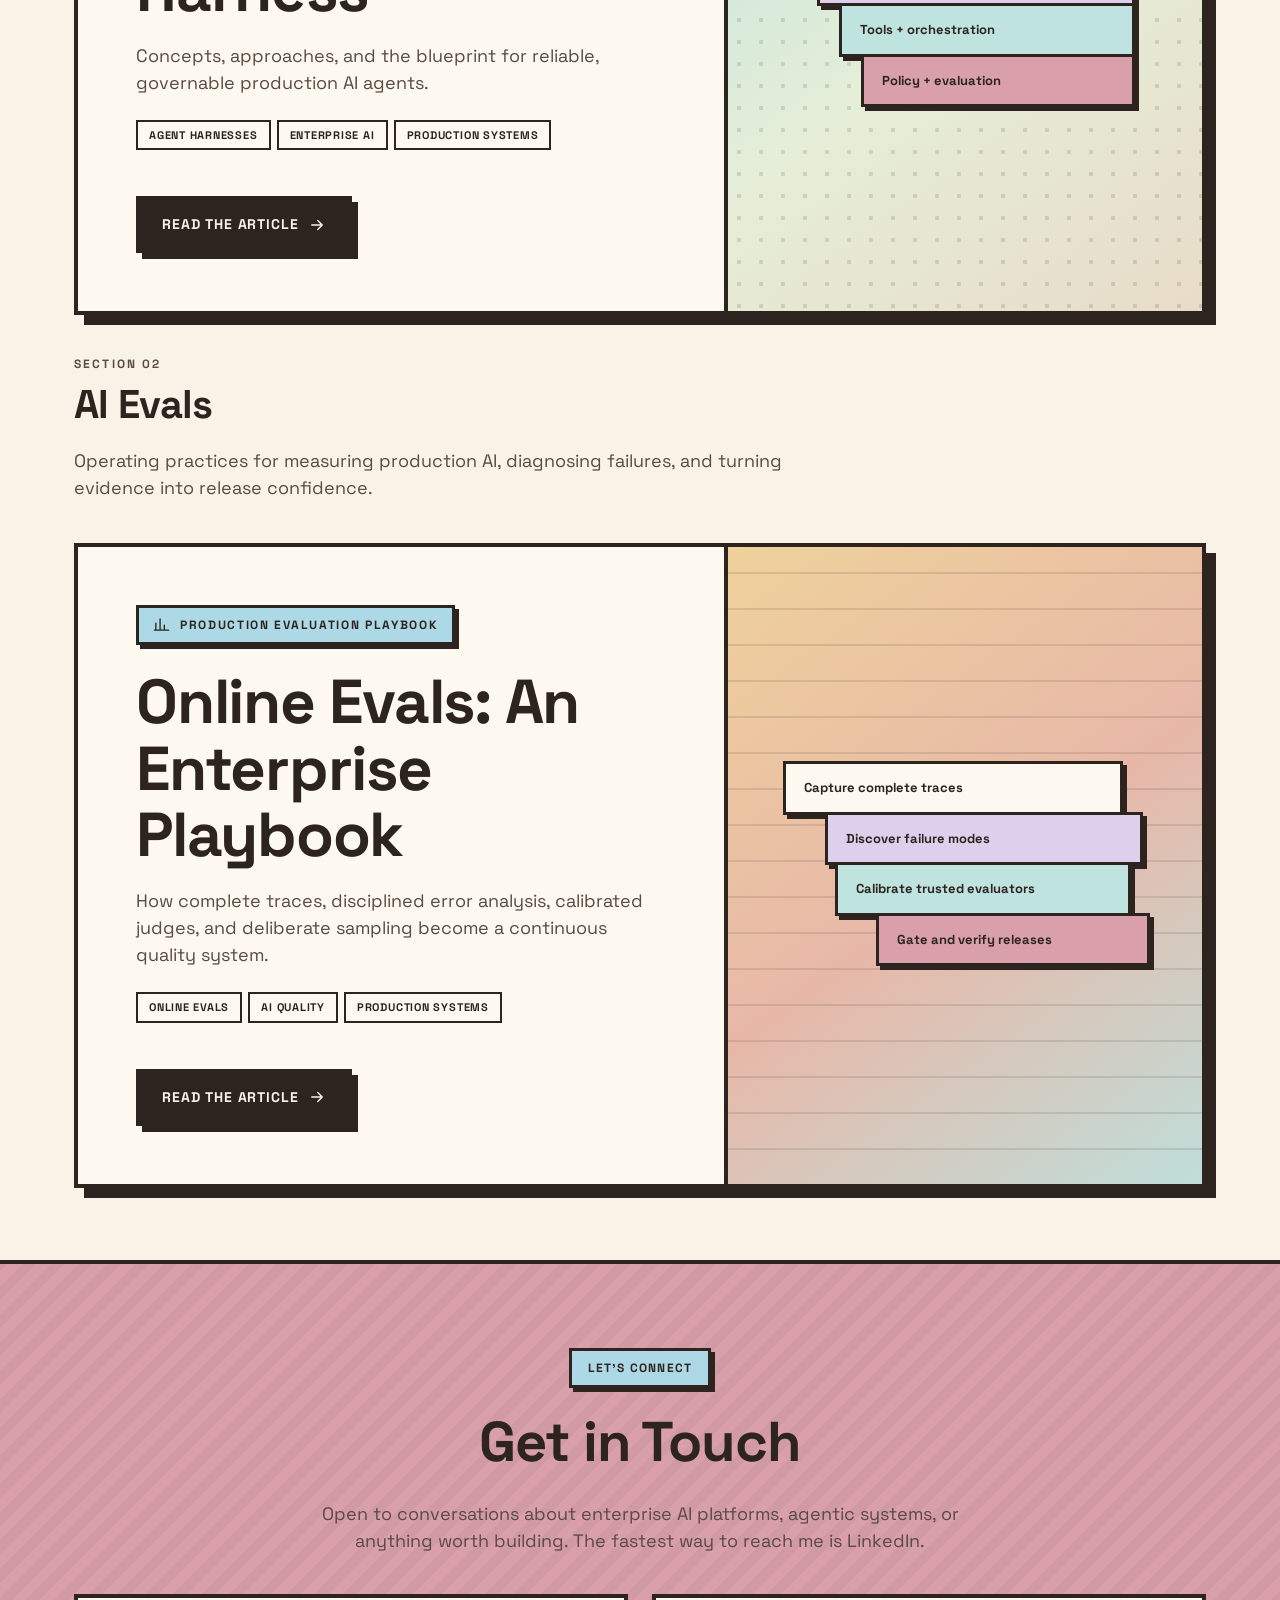
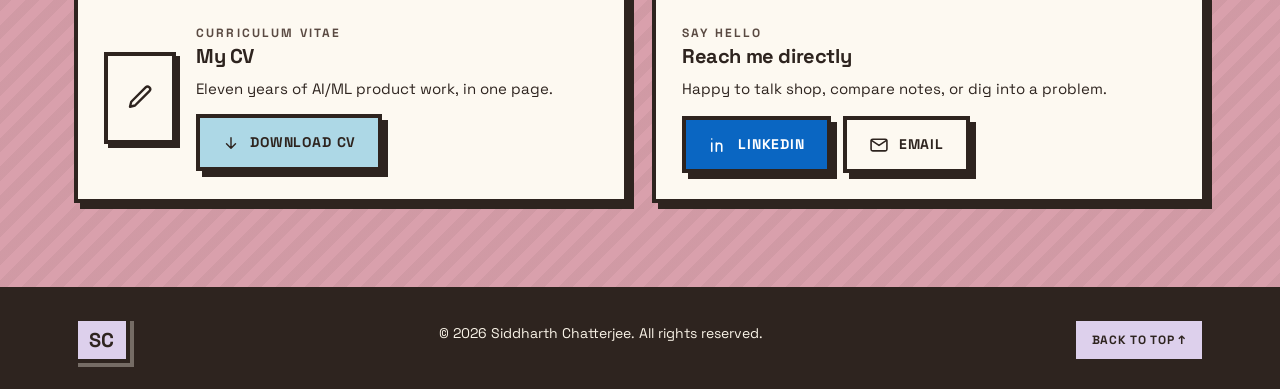
<file: projects.html>
<!DOCTYPE html>
<html lang="en">
<head>
<meta charset="utf-8">
<meta name="viewport" content="width=device-width, initial-scale=1">
<title>Projects — Siddharth Chatterjee</title>
<meta name="description" content="Interactive guides to enterprise AI architecture, production agent harnesses, and online AI evaluation.">
<link rel="preconnect" href="https://fonts.googleapis.com">
<link rel="preconnect" href="https://fonts.gstatic.com" crossorigin>
<link href="https://fonts.googleapis.com/css2?family=Space+Grotesk:wght@400;500;700&display=swap" rel="stylesheet">
<link rel="stylesheet" href="assets/css/style.css">
<link rel="stylesheet" href="assets/css/ai-layer.css?v=3">
<link rel="stylesheet" href="assets/css/online-evals.css?v=1">
</head>
<body id="top">
<div data-nav></div>
<main id="main" class="wrap section">
  <a class="back-link" href="index.html"><i data-icon="arrowLeft" data-size="18"></i> Back to Home</a>
  <div class="page-banner reveal">
    <p class="eyebrow">Selected work</p>
    <h1 class="h-1">Projects</h1>
    <p class="lead mt-0" style="color:var(--ink)">Field notes on the product and architecture decisions behind enterprise AI systems.</p>
  </div>
  <section aria-labelledby="enterprise-ai-title" class="mt-4">
    <p class="eyebrow">Section 01</p>
    <h2 class="h-2" id="enterprise-ai-title">Building Enterprise AI Platforms</h2>
    <p class="lead" style="max-width:62ch">Practical architecture for capable, governable enterprise AI systems.</p>
    <a class="project-feature project-feature--native mt-4" href="building-ai-native-platform.html" aria-label="Read Building an AI-Native Platform From Scratch">
      <div class="project-feature__copy">
        <span class="article-kicker"><i data-icon="spark" data-size="17"></i> Greenfield architecture playbook</span>
        <h2>Building an AI-Native Platform From Scratch</h2>
        <p class="lead">Eleven open decisions for designing an agentic platform when no legacy constraint chooses for you.</p>
        <div class="mt-3"><span class="tag">AI-native</span><span class="tag">Architecture</span><span class="tag">Interactive guide</span></div>
        <span class="btn btn--ink mt-4">Read the article <i data-icon="arrowRight" data-size="18"></i></span>
      </div>
      <div class="project-feature__visual" aria-hidden="true">
        <div class="project-feature__stack"><div class="project-feature__layer">Capture + clean data</div><div class="project-feature__layer">Route models by workload</div><div class="project-feature__layer">Choose an orchestration paradigm</div><div class="project-feature__layer">Evaluate before completion</div></div>
      </div>
    </a>
    <a class="project-feature project-feature--harness mt-4" href="building-enterprise-agent-harness.html" aria-label="Read Building the Enterprise Agent Harness">
      <div class="project-feature__copy">
        <span class="article-kicker"><i data-icon="gear" data-size="17"></i> Production agent systems</span>
        <h2>Building the Enterprise Agent Harness</h2>
        <p class="lead">Concepts, approaches, and the blueprint for reliable, governable production AI agents.</p>
        <div class="mt-3"><span class="tag">Agent harnesses</span><span class="tag">Enterprise AI</span><span class="tag">Production systems</span></div>
        <span class="btn btn--ink mt-4">Read the article <i data-icon="arrowRight" data-size="18"></i></span>
      </div>
      <div class="project-feature__visual" aria-hidden="true">
        <div class="project-feature__stack"><div class="project-feature__layer">Identity + operating context</div><div class="project-feature__layer">Memory + governed skills</div><div class="project-feature__layer">Tools + orchestration</div><div class="project-feature__layer">Policy + evaluation</div></div>
      </div>
    </a>
  </section>
  <section aria-labelledby="ai-evals-title" class="mt-4">
    <p class="eyebrow">Section 02</p>
    <h2 class="h-2" id="ai-evals-title">AI Evals</h2>
    <p class="lead" style="max-width:62ch">Operating practices for measuring production AI, diagnosing failures, and turning evidence into release confidence.</p>
    <a class="project-feature project-feature--evals" href="online-evals-enterprise-playbook.html" aria-label="Read Online Evals: An Enterprise Playbook">
      <div class="project-feature__copy">
        <span class="article-kicker"><i data-icon="chart" data-size="17"></i> Production evaluation playbook</span>
        <h2>Online Evals: An Enterprise Playbook</h2>
        <p class="lead">How complete traces, disciplined error analysis, calibrated judges, and deliberate sampling become a continuous quality system.</p>
        <div class="mt-3"><span class="tag">Online evals</span><span class="tag">AI quality</span><span class="tag">Production systems</span></div>
        <span class="btn btn--ink mt-4">Read the article <i data-icon="arrowRight" data-size="18"></i></span>
      </div>
      <div class="project-feature__visual" aria-hidden="true">
        <div class="project-feature__stack"><div class="project-feature__layer">Capture complete traces</div><div class="project-feature__layer">Discover failure modes</div><div class="project-feature__layer">Calibrate trusted evaluators</div><div class="project-feature__layer">Gate and verify releases</div></div>
      </div>
    </a>
  </section>
</main>
<div data-contact></div>
<div data-footer></div>
<script src="assets/js/site.js"></script>
</body>
</html>
</file>
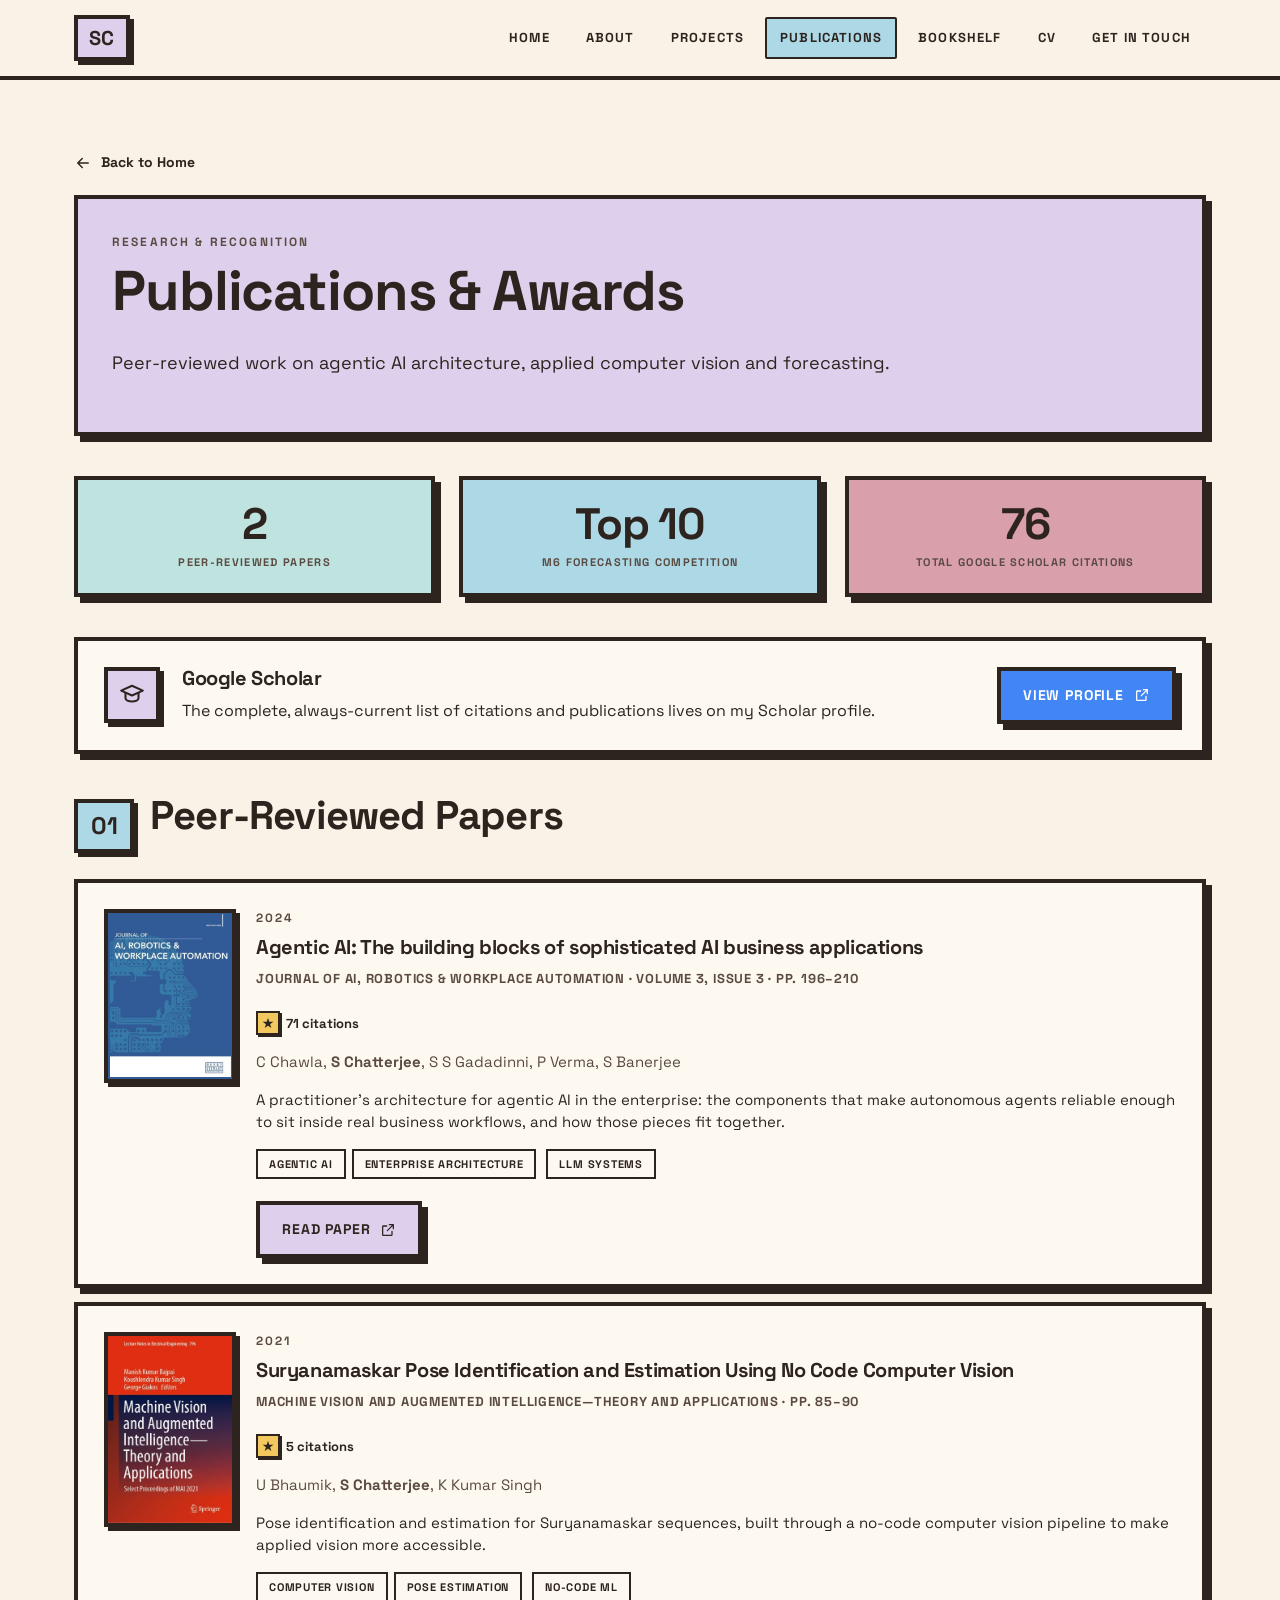
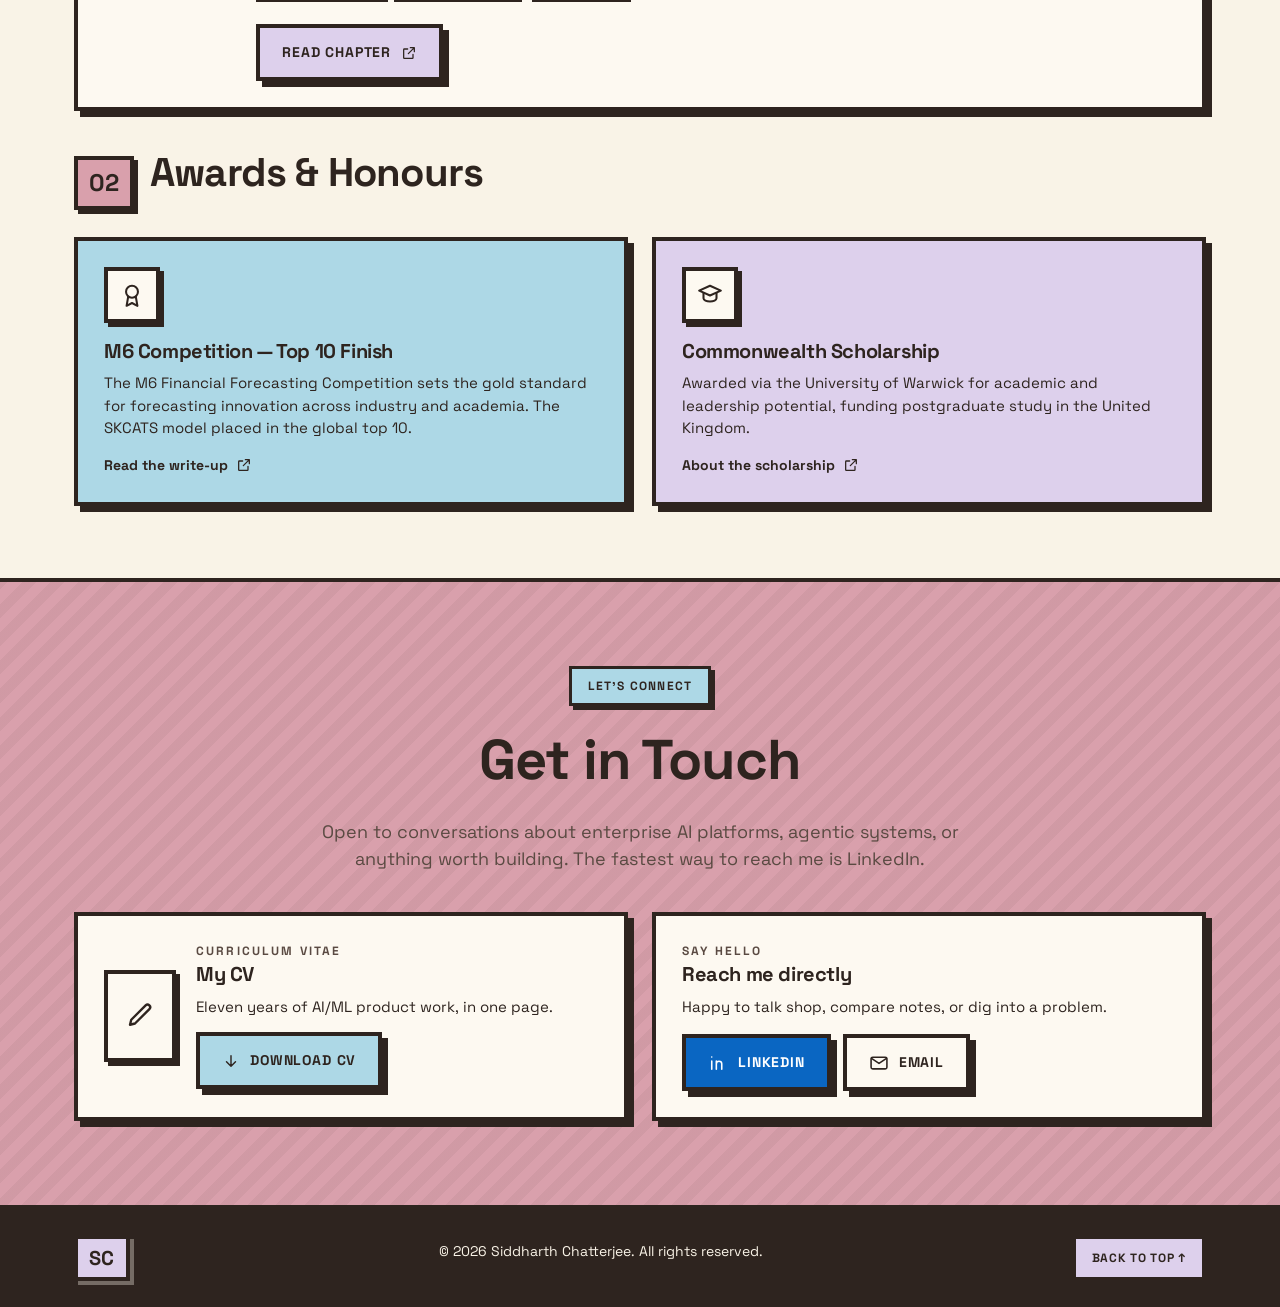
<file: publications.html>
<!DOCTYPE html>
<html lang="en">
<head>
<meta charset="utf-8">
<meta name="viewport" content="width=device-width, initial-scale=1">
<title>Publications &amp; Awards — Siddharth Chatterjee</title>
<meta name="description" content="Peer-reviewed publications and awards by Siddharth Chatterjee, including agentic AI architecture and applied computer vision.">
<link rel="preconnect" href="https://fonts.googleapis.com">
<link rel="preconnect" href="https://fonts.gstatic.com" crossorigin>
<link href="https://fonts.googleapis.com/css2?family=Space+Grotesk:wght@400;500;700&display=swap" rel="stylesheet">
<link rel="stylesheet" href="assets/css/style.css">
</head>
<body id="top">
<div data-nav></div>

<main id="main" class="wrap section">

  <a class="back-link" href="index.html"><i data-icon="arrowLeft" data-size="18"></i> Back to Home</a>

  <div class="page-banner reveal" style="background:var(--lavender)">
    <p class="eyebrow">Research &amp; recognition</p>
    <h1 class="h-1">Publications &amp; Awards</h1>
    <p class="lead mt-0" style="color:var(--ink)">
      Peer-reviewed work on agentic AI architecture, applied computer vision and forecasting.
    </p>
  </div>

  <!-- ------------------------------------------------------- scholar strip -->
  <div class="grid grid-3 mt-4">
    <div class="metric reveal reveal--zoom" style="background:var(--aqua)">
      <div class="metric__n">2</div><div class="metric__l">Peer-reviewed papers</div>
    </div>
    <div class="metric reveal reveal--zoom" style="background:var(--blue)">
      <div class="metric__n">Top 10</div><div class="metric__l">M6 Forecasting Competition</div>
    </div>
    <div class="metric reveal reveal--zoom" style="background:var(--pink)">
      <div id="scholar-total-citations" class="metric__n" data-citations="76">76</div>
      <div class="metric__l">Total Google Scholar citations</div>
    </div>
  </div>

  <div class="card panel-canvas mt-4 reveal" style="display:flex;gap:22px;align-items:center;flex-wrap:wrap">
    <div class="icon-tile panel-lavender" style="margin-bottom:0"><i data-icon="cap"></i></div>
    <div style="flex:1;min-width:260px">
      <h2 class="h-3">Google Scholar</h2>
      <p class="mt-0" style="margin-bottom:0">
        The complete, always-current list of citations and publications lives on my Scholar profile.
      </p>
    </div>
    <a class="btn btn--scholar" data-link="scholar" target="_blank" rel="noopener">
      View Profile <i data-icon="external" data-size="16"></i>
    </a>
  </div>

  <!-- ------------------------------------------------------------- papers -->
  <section class="mt-4">
    <div class="numbered">
      <span class="numbered__n">01</span>
      <h2 class="h-2 mt-0">Peer-Reviewed Papers</h2>
    </div>

    <div class="stack">
      <article class="card card--hover reveal reveal--left">
        <div class="pub pub--with-cover">
          <img class="pub__cover" src="assets/img/publication-agentic-ai.png" loading="lazy"
               alt="Cover of the Journal of AI, Robotics &amp; Workplace Automation">
          <div>
            <p class="eyebrow mt-0">2024</p>
            <h3 class="h-3">Agentic AI: The building blocks of sophisticated AI business applications</h3>
            <p class="pub__venue">Journal of AI, Robotics &amp; Workplace Automation · Volume 3, Issue 3 · pp. 196–210</p>
            <a id="agentic-ai-publications-citations" class="pub__citations"
               data-citations="71"
               href="https://scholar.google.co.uk/scholar?oi=bibs&amp;hl=en&amp;cites=8375951292462170289"
              target="_blank" rel="noopener" aria-label="71 citations on Google Scholar">
              <span class="pub__citations-star" aria-hidden="true">&#9733;</span>
              <span class="pub__citations-count">71 citations</span>
            </a>
            <p class="muted mt-2" style="font-size:15px">
              C Chawla, <b>S Chatterjee</b>, S S Gadadinni, P Verma, S Banerjee
            </p>
            <p style="font-size:15px">
              A practitioner's architecture for agentic AI in the enterprise: the components that
              make autonomous agents reliable enough to sit inside real business workflows, and how
              those pieces fit together.
            </p>
            <div>
              <span class="tag">Agentic AI</span><span class="tag">Enterprise Architecture</span>
              <span class="tag">LLM Systems</span>
            </div>
            <a class="btn btn--lavender mt-2" href="https://www.ingentaconnect.com/content/hsp/airwa/2024/00000003/00000003/art00001" target="_blank" rel="noopener">
              Read Paper <i data-icon="external" data-size="16"></i>
            </a>
          </div>
        </div>
      </article>

      <article class="card card--hover reveal reveal--right">
        <div class="pub pub--with-cover">
          <img class="pub__cover" src="assets/img/publication-machine-vision.jpg" loading="lazy"
               alt="Cover of Machine Vision and Augmented Intelligence—Theory and Applications">
          <div>
            <p class="eyebrow mt-0">2021</p>
            <h3 class="h-3">Suryanamaskar Pose Identification and Estimation Using No Code Computer Vision</h3>
            <p class="pub__venue">Machine Vision and Augmented Intelligence—Theory and Applications · pp. 85–90</p>
            <a id="suryanamaskar-citations" class="pub__citations"
               data-citations="5"
               href="https://scholar.google.co.uk/scholar?oi=bibs&amp;hl=en&amp;cites=2640822950415806204"
               target="_blank" rel="noopener" aria-label="5 citations on Google Scholar">
              <span class="pub__citations-star" aria-hidden="true">&#9733;</span>
              <span class="pub__citations-count">5 citations</span>
            </a>
            <p class="muted mt-2" style="font-size:15px">
              U Bhaumik, <b>S Chatterjee</b>, K Kumar Singh
            </p>
            <p style="font-size:15px">
              Pose identification and estimation for Suryanamaskar sequences, built through a
              no-code computer vision pipeline to make applied vision more accessible.
            </p>
            <div>
              <span class="tag">Computer Vision</span><span class="tag">Pose Estimation</span>
              <span class="tag">No-Code ML</span>
            </div>
            <a class="btn btn--lavender mt-2" href="https://link.springer.com/chapter/10.1007/978-981-16-5078-9_8" target="_blank" rel="noopener">
              Read Chapter <i data-icon="external" data-size="16"></i>
            </a>
          </div>
        </div>
      </article>

    </div>
  </section>

  <!-- ------------------------------------------------------ awards & honours -->
  <section class="mt-4">
    <div class="numbered">
      <span class="numbered__n" style="background:var(--pink)">02</span>
      <h2 class="h-2 mt-0">Awards &amp; Honours</h2>
    </div>

    <div class="grid grid-2">
      <a class="card card--hover panel-blue reveal reveal--left"
         href="https://mathco.com/blog/skcats-forecasting-model-ranks-among-top-10-in-the-m6-competition/"
         target="_blank" rel="noopener">
        <div class="icon-tile"><i data-icon="award"></i></div>
        <h3 class="h-3">M6 Competition — Top 10 Finish</h3>
        <p class="mt-0" style="font-size:15px">
          The M6 Financial Forecasting Competition sets the gold standard for forecasting innovation
          across industry and academia. The SKCATS model placed in the global top 10.
        </p>
        <p style="font-weight:700;font-size:14px;display:flex;gap:8px;align-items:center;margin-bottom:0">
          Read the write-up <i data-icon="external" data-size="16"></i>
        </p>
      </a>

      <a class="card card--hover panel-lavender reveal reveal--right"
         href="https://www.britishcouncil.in/study-uk/scholarships/commonwealth-scholarships"
         target="_blank" rel="noopener">
        <div class="icon-tile"><i data-icon="cap"></i></div>
        <h3 class="h-3">Commonwealth Scholarship</h3>
        <p class="mt-0" style="font-size:15px">
          Awarded via the University of Warwick for academic and leadership potential, funding
          postgraduate study in the United Kingdom.
        </p>
        <p style="font-weight:700;font-size:14px;display:flex;gap:8px;align-items:center;margin-bottom:0">
          About the scholarship <i data-icon="external" data-size="16"></i>
        </p>
      </a>
    </div>
  </section>

</main>

<div data-contact></div>
<div data-footer></div>

<script src="assets/js/data.js"></script>
<script src="assets/js/site.js"></script>
</body>
</html>
</file>
<file: assets/css/style.css>
/* ============================================================================
   SIDDHARTH CHATTERJEE — personal site
   Design language: warm editorial neo-brutalism.
   4px borders, hard offset shadows, pastel panels, Space Grotesk.
   ========================================================================= */

/* ---------------------------------------------------------------- tokens */
:root {
  --canvas:    #F9F3E7;
  --canvas-2:  #FDF9F1;
  --ink:       #2E241F;
  --ink-soft:  #5A4A42;
  --blue:      #ADD8E6;
  --pink:      #D9A0AC;
  --lavender:  #DDD0EC;
  --aqua:      #BFE3DF;
  --sand:      #E8DCC8;
  --linkedin:  #0A66C2;
  --scholar:   #4285F4;
  --github:    #24292F;

  --bd:        4px;
  --border:    var(--bd) solid var(--ink);
  --shadow:    6px 6px 0 var(--ink);
  --shadow-sm: 4px 4px 0 var(--ink);
  --shadow-lg: 10px 10px 0 var(--ink);

  --nav-h:     80px;
  --wrap:      1180px;
  --ease:      cubic-bezier(0.2, 0.8, 0.3, 1);
}

/* ------------------------------------------------------------------ base */
*, *::before, *::after { box-sizing: border-box; }

html { scroll-behavior: smooth; scroll-padding-top: calc(var(--nav-h) + 16px); }

body {
  margin: 0;
  background: var(--canvas);
  color: var(--ink);
  font-family: "Space Grotesk", "Segoe UI", system-ui, -apple-system, sans-serif;
  font-size: 16px;
  line-height: 1.5;
  -webkit-font-smoothing: antialiased;
  overflow-x: hidden;
}

h1, h2, h3, h4 { margin: 0 0 .5em; line-height: 1.08; letter-spacing: -0.02em; }
p  { margin: 0 0 1em; }
a  { color: inherit; }
img { max-width: 100%; display: block; }
ul { margin: 0; padding-left: 1.15em; }
li { margin-bottom: .45em; }

.wrap { max-width: var(--wrap); margin-inline: auto; padding-inline: 24px; }
.section { padding-block: 72px; position: relative; }
.section--tight { padding-block: 48px; }

.skip-link {
  position: absolute; left: 16px; top: -80px; z-index: 200;
  background: var(--blue); border: var(--border); box-shadow: var(--shadow-sm);
  padding: 10px 18px; font-weight: 700; text-decoration: none;
  transition: top .2s var(--ease);
}
.skip-link:focus { top: 12px; }

:focus-visible { outline: 3px solid var(--ink); outline-offset: 3px; }

/* --------------------------------------------------------------- surfaces
   Doubled selectors (.panel-x.panel-x) so these win against component rules
   like `.card`, which are declared later in the file with equal specificity. */
.panel-blue.panel-blue         { background: var(--blue); }
.panel-pink.panel-pink         { background: var(--pink); }
.panel-lavender.panel-lavender { background: var(--lavender); }
.panel-aqua.panel-aqua         { background: var(--aqua); }
.panel-sand.panel-sand         { background: var(--sand); }
.panel-canvas.panel-canvas     { background: var(--canvas-2); }
.panel-ink.panel-ink           { background: var(--ink); color: var(--canvas); }

/* full-bleed tinted bands */
.band { position: relative; }
.band::before {
  content: ""; position: absolute; inset: 0; z-index: -1;
}

/* ------------------------------------------------------------------- nav */
.nav {
  position: fixed; inset: 0 0 auto 0; z-index: 100;
  height: var(--nav-h);
  background: var(--canvas);
  border-bottom: var(--border);
  display: flex; align-items: center;
}
.nav__inner {
  max-width: var(--wrap); margin-inline: auto; padding-inline: 24px;
  width: 100%; display: flex; align-items: center; justify-content: space-between; gap: 24px;
}
.monogram {
  display: grid; place-items: center;
  width: 56px; height: 46px; flex: none;
  background: var(--lavender); border: var(--border); box-shadow: var(--shadow-sm);
  font-weight: 700; font-size: 20px; letter-spacing: .04em; text-decoration: none;
  transition: transform .15s var(--ease), box-shadow .15s var(--ease);
}
.monogram:hover { transform: translate(-2px, -2px); box-shadow: 7px 7px 0 var(--ink); }

.nav__links { display: flex; align-items: center; gap: 6px; }
.nav__links a {
  text-decoration: none; font-size: 13px; font-weight: 700;
  letter-spacing: .09em; text-transform: uppercase;
  padding: 9px 13px; border: 2px solid transparent; border-radius: 2px;
  transition: background .15s var(--ease), border-color .15s var(--ease);
  white-space: nowrap;
}
.nav__links a:hover,
.nav__links a[aria-current="page"] { background: var(--blue); border-color: var(--ink); }

.nav__toggle {
  display: none; align-items: center; gap: 8px;
  background: var(--canvas); border: var(--border); box-shadow: var(--shadow-sm);
  font: inherit; font-weight: 700; font-size: 12px; letter-spacing: .08em;
  text-transform: uppercase; padding: 10px 14px; cursor: pointer;
}
.nav__toggle:active { transform: translate(2px, 2px); box-shadow: none; }

.nav__drawer {
  display: none;
  position: fixed; top: var(--nav-h); left: 0; right: 0; z-index: 99;
  background: var(--canvas); border-bottom: var(--border);
  padding: 12px 24px 20px;
}
.nav__drawer.is-open { display: block; }
.nav__drawer a {
  display: block; text-decoration: none; font-weight: 700; font-size: 15px;
  letter-spacing: .08em; text-transform: uppercase;
  padding: 13px 12px; border-bottom: 2px solid rgba(46,36,31,.15);
}
.nav__drawer a:last-child { border-bottom: 0; }

body { padding-top: var(--nav-h); }

/* -------------------------------------------------------------- components */

/* Brutal card */
.card {
  background: var(--canvas-2);
  border: var(--border);
  box-shadow: var(--shadow);
  padding: 26px;
  transition: transform .18s var(--ease), box-shadow .18s var(--ease);
}
a.card, .card--link { text-decoration: none; display: block; }
.card--hover:hover, a.card:hover {
  transform: translate(-3px, -3px);
  box-shadow: var(--shadow-lg);
}

/* Brutal button */
.btn {
  display: inline-flex; align-items: center; gap: 10px;
  font: inherit; font-weight: 700; font-size: 14px;
  letter-spacing: .06em; text-transform: uppercase; text-decoration: none;
  padding: 14px 22px; cursor: pointer;
  background: var(--canvas-2); color: var(--ink);
  border: var(--border); box-shadow: var(--shadow);
  transition: transform .15s var(--ease), box-shadow .15s var(--ease), gap .15s var(--ease);
}
.btn:hover  { transform: translate(-3px, -3px); box-shadow: var(--shadow-lg); gap: 16px; }
.btn:active { transform: translate(3px, 3px);  box-shadow: none; }
.btn--blue     { background: var(--blue); }
.btn--pink     { background: var(--pink); }
.btn--lavender { background: var(--lavender); }
.btn--aqua     { background: var(--aqua); }
.btn--linkedin { background: var(--linkedin); color: #fff; }
.btn--scholar  { background: var(--scholar);  color: #fff; }
.btn--ink      { background: var(--ink);      color: var(--canvas); }
.btn--sq { padding: 14px; }

/* Sticker / pill */
.pill {
  display: inline-flex; align-items: center; gap: 8px;
  padding: 9px 18px; border-radius: 999px;
  background: var(--canvas-2); border: 3px solid var(--ink);
  box-shadow: var(--shadow-sm);
  font-size: 12px; font-weight: 700; letter-spacing: .1em; text-transform: uppercase;
}
.sticker {
  display: inline-flex; align-items: center; gap: 8px;
  padding: 8px 16px;
  background: var(--blue); border: 3px solid var(--ink); box-shadow: var(--shadow-sm);
  font-size: 12px; font-weight: 700; letter-spacing: .1em; text-transform: uppercase;
  transform: rotate(-2deg);
}

/* Tag */
.tag {
  display: inline-block; padding: 5px 11px; margin: 0 6px 6px 0;
  background: var(--canvas-2); border: 2px solid var(--ink);
  font-size: 11px; font-weight: 700; letter-spacing: .07em; text-transform: uppercase;
}

/* Eyebrow + section heading */
.eyebrow {
  font-size: 12px; font-weight: 700; letter-spacing: .18em;
  text-transform: uppercase; color: var(--ink-soft); margin-bottom: 10px;
}
.h-display { font-size: clamp(38px, 7vw, 76px); font-weight: 700; text-transform: uppercase; letter-spacing: -0.035em; }
.h-1 { font-size: clamp(34px, 5.4vw, 56px); font-weight: 700; }
.h-2 { font-size: clamp(26px, 3.6vw, 40px); font-weight: 700; }
.h-3 { font-size: 20px; font-weight: 700; }
.lead { font-size: 18px; color: var(--ink-soft); }

.swash { position: relative; display: inline; }
.swash::after {
  content: ""; position: absolute; left: 0; right: 0; bottom: -.12em; height: .12em;
  background: var(--pink);
}

/* Numbered section header, e.g. [01] Who I Am */
.numbered { display: flex; align-items: center; gap: 16px; margin-bottom: 22px; }
.numbered__n {
  display: grid; place-items: center; flex: none;
  width: 60px; height: 54px;
  background: var(--blue); border: var(--border); box-shadow: var(--shadow-sm);
  font-size: 24px; font-weight: 700;
}

/* Icon tile */
.icon-tile {
  display: grid; place-items: center; flex: none;
  width: 56px; height: 56px; margin-bottom: 18px;
  background: var(--canvas-2); border: var(--border); box-shadow: var(--shadow-sm);
}
.icon-tile svg { width: 26px; height: 26px; }

/* Metric tile */
.metric {
  text-align: center; padding: 22px 16px;
  background: var(--lavender); border: var(--border); box-shadow: var(--shadow);
}
.metric__n { font-size: clamp(30px, 4vw, 44px); font-weight: 700; line-height: 1; letter-spacing: -.03em; }
.metric__l { margin-top: 8px; font-size: 11px; font-weight: 700; letter-spacing: .12em; text-transform: uppercase; color: var(--ink-soft); }

/* Divider band with centred sticker */
.divider { position: relative; height: 78px; margin-block: 8px; }
.divider__strip {
  position: absolute; left: -4%; right: -4%; top: 22px; height: 44px;
  background: var(--pink); border-block: var(--border);
  transform: rotate(-0.7deg);
}
.divider--blue     .divider__strip { background: var(--blue); }
.divider--lavender .divider__strip { background: var(--lavender); }
.divider--aqua     .divider__strip { background: var(--aqua); }
.divider--sand     .divider__strip { background: var(--sand); }
.divider .sticker {
  position: absolute; left: 50%; top: 26px; transform: translateX(-50%) rotate(-2deg);
  background: var(--canvas-2); white-space: nowrap;
}

/* Grids. `min-width: 0` lets 1fr tracks shrink below their content's
   min-content width, which is what stops long titles forcing a sideways
   scrollbar on narrow screens. */
.grid { display: grid; gap: 24px; }
.grid > *, .shelf-grid > * { min-width: 0; }
.grid-2 { grid-template-columns: repeat(2, 1fr); }
.grid-3 { grid-template-columns: repeat(3, 1fr); }
.grid-4 { grid-template-columns: repeat(4, 1fr); }
.grid-5 { grid-template-columns: repeat(5, 1fr); }

/* Page-top banner used on inner pages */
.page-banner {
  background: var(--blue); border: var(--border); box-shadow: var(--shadow);
  padding: 34px 34px 38px;
}
.back-link {
  display: inline-flex; align-items: center; gap: 9px;
  text-decoration: none; font-weight: 700; font-size: 14px;
  margin-bottom: 22px;
}
.back-link:hover { text-decoration: underline; }

/* ---------------------------------------------------------------- marquee */
.marquee {
  overflow: hidden; border-block: var(--border);
  background: var(--ink); color: var(--canvas);
  padding-block: 14px;
}
.marquee__track { display: flex; width: max-content; animation: marquee 34s linear infinite; }
.marquee__track > span {
  display: inline-flex; align-items: center; gap: 20px;
  padding-inline: 20px; white-space: nowrap;
  font-size: 14px; font-weight: 700; letter-spacing: .16em; text-transform: uppercase;
}
.marquee__track > span::after { content: "◆"; font-size: 9px; opacity: .55; letter-spacing: 0; }

.brand-row { overflow: hidden; padding-block: 10px; }
.brand-row__track { display: flex; width: max-content; animation: marquee 42s linear infinite; }
.brand-row--rev .brand-row__track { animation-direction: reverse; }
.brand-row__track > span {
  padding-inline: 26px; white-space: nowrap;
  font-size: clamp(30px, 5vw, 58px); font-weight: 700; letter-spacing: -.03em;
  color: rgba(46, 36, 31, .28);
  transition: color .2s var(--ease);
}
.brand-row__track > span:hover { color: var(--ink); }

@keyframes marquee { from { transform: translateX(0); } to { transform: translateX(-50%); } }
@keyframes float   { 0%,100% { transform: translateY(0); } 50% { transform: translateY(-10px); } }
@keyframes wiggle  { 0%,100% { transform: rotate(-3deg); } 50% { transform: rotate(3deg); } }

.is-floating { animation: float 3.2s ease-in-out infinite; }
.is-wiggling { animation: wiggle 2.6s ease-in-out infinite; }

/* ------------------------------------------------------------ scroll reveal */
.reveal { opacity: 0; transform: translateY(30px); transition: opacity .6s var(--ease), transform .6s var(--ease); }
.reveal--left  { transform: translateX(-30px); }
.reveal--right { transform: translateX(30px); }
.reveal--zoom  { transform: scale(.86); }
.reveal.is-in  { opacity: 1; transform: none; }

@media (prefers-reduced-motion: reduce) {
  .reveal { opacity: 1; transform: none; transition: none; }
  .marquee__track, .brand-row__track, .is-floating, .is-wiggling { animation: none; }
  html { scroll-behavior: auto; }
}

/* ------------------------------------------------------------------- hero */
.hero { padding-block: 64px 40px; position: relative; }
.hero__grid { display: grid; grid-template-columns: 1.15fr .85fr; gap: 56px; align-items: center; }
.hero__pills { display: flex; flex-wrap: wrap; gap: 10px; margin-bottom: 26px; }
.hero__pills .pill:nth-child(1) { background: var(--lavender); transform: rotate(-1.5deg); }
.hero__pills .pill:nth-child(2) { background: var(--sand);     transform: rotate(1deg); }
.hero__pills .pill:nth-child(3) { background: var(--pink);     transform: rotate(-1deg); }
.hero__pills .pill:nth-child(4) { background: var(--blue);     transform: rotate(1.5deg); }
.hero__role {
  font-size: clamp(16px, 2.1vw, 22px); font-weight: 700;
  letter-spacing: .01em; text-transform: uppercase; margin: 4px 0 20px;
}
.hero__summary { font-size: 17px; max-width: 56ch; }
.hero__cta { display: flex; flex-wrap: wrap; gap: 14px; margin-top: 26px; }

/* layered portrait frame */
.portrait { position: relative; max-width: 400px; margin-inline: auto; width: 100%; }
.portrait::before,
.portrait::after {
  content: ""; position: absolute; inset: 0; border: var(--border);
}
.portrait::before { background: var(--pink); transform: rotate(-3deg); }
.portrait::after  { background: var(--blue); transform: rotate(2.5deg); }
.portrait__inner {
  position: relative; z-index: 1;
  border: var(--border); box-shadow: var(--shadow);
  background: var(--canvas-2); overflow: hidden;
  aspect-ratio: 4 / 5;
}
.portrait__inner img { width: 100%; height: 100%; object-fit: cover; }
.portrait--sm { max-width: 240px; }

.about-hero { grid-template-columns: 1.4fr .6fr; align-items: center; }
@media (max-width: 700px) {
  .about-hero { grid-template-columns: 1fr; }
  .about-hero .portrait--sm { order: -1; }
}
.portrait__fallback {
  position: absolute; inset: 0; display: grid; place-content: center; text-align: center; gap: 6px;
  background:
    repeating-linear-gradient(45deg, rgba(46,36,31,.045) 0 12px, transparent 12px 24px),
    var(--canvas-2);
}
.portrait__fallback b { font-size: clamp(64px, 12vw, 104px); letter-spacing: -.05em; line-height: .9; }
.portrait__fallback span { font-size: 11px; font-weight: 700; letter-spacing: .22em; text-transform: uppercase; color: var(--ink-soft); }

.scroll-cue {
  display: grid; place-items: center; width: 46px; height: 46px; margin: 34px auto 0;
  border: 3px solid var(--ink); border-radius: 50%; background: var(--canvas-2);
  animation: float 2.4s ease-in-out infinite;
}

/* --------------------------------------------------------------- timeline */
.timeline { border: var(--border); box-shadow: var(--shadow); background: var(--canvas-2); }
.tl-item + .tl-item { border-top: var(--border); }
.tl-head {
  width: 100%; display: flex; align-items: center; justify-content: space-between; gap: 16px;
  background: transparent; border: 0; cursor: pointer; font: inherit; text-align: left;
  padding: 20px 24px;
  transition: background .15s var(--ease);
}
.tl-head:hover { background: var(--sand); }
.tl-head__year { font-size: 20px; font-weight: 700; letter-spacing: -.01em; }
.tl-head__role { font-size: 13px; font-weight: 700; letter-spacing: .08em; text-transform: uppercase; color: var(--ink-soft); }
.tl-head__chev { transition: transform .25s var(--ease); flex: none; }
.tl-head[aria-expanded="true"] { background: var(--blue); }
.tl-head[aria-expanded="true"] .tl-head__chev { transform: rotate(180deg); }
.tl-body { display: none; padding: 4px 24px 24px; }
.tl-body.is-open { display: block; }
.tl-body ul { padding-left: 1.1em; }

/* Boxed timeline events inside an expanded period — a connecting line with a
   dot per entry, each entry rendered as its own bordered card. */
.tl-events {
  list-style: none; margin: 6px 0 0; padding-left: 30px;
  position: relative;
}
.tl-events::before {
  content: ""; position: absolute; left: 9px; top: 6px; bottom: 6px; width: 2px;
  background: rgba(46, 36, 31, .22);
}
.tl-event { position: relative; margin-bottom: 14px; }
.tl-event:last-child { margin-bottom: 0; }
.tl-event::before {
  content: ""; position: absolute; left: -30px; top: 24px;
  width: 12px; height: 12px; border-radius: 50%;
  background: var(--ink); border: 3px solid var(--canvas-2);
  box-shadow: 0 0 0 2px var(--ink);
}
.tl-event__box {
  display: flex; align-items: flex-start; gap: 14px;
  background: var(--canvas-2); border: var(--border); box-shadow: var(--shadow-sm);
  padding: 14px 18px;
  transition: transform .15s var(--ease), box-shadow .15s var(--ease);
}
.tl-event__box:hover { transform: translate(-2px, -2px); box-shadow: var(--shadow); }
.tl-event__icon {
  display: grid; place-items: center; flex: none;
  width: 34px; height: 34px;
  background: var(--blue); border: 2px solid var(--ink);
}
.tl-event__icon svg { width: 18px; height: 18px; }
.tl-event__text { font-size: 15px; padding-top: 4px; }

@media (max-width: 620px) {
  .tl-events { padding-left: 24px; }
  .tl-event::before { left: -24px; }
  .tl-event__box { padding: 12px 14px; gap: 10px; }
}

/* -------------------------------------------------------------- bookshelf */
.shelf-grid { display: grid; grid-template-columns: repeat(5, 1fr); gap: 22px; }
.book {
  display: block; text-decoration: none;
  border: var(--border); box-shadow: var(--shadow-sm); background: var(--canvas-2);
  transition: transform .18s var(--ease), box-shadow .18s var(--ease);
}
.book:hover { transform: translate(-3px, -3px); box-shadow: var(--shadow); }
.book__cover { position: relative; aspect-ratio: 2 / 3; border-bottom: var(--border); overflow: hidden; }
/* The cover image overlays the typographic fallback; if it 404s it is removed
   from the DOM and the fallback shows through. */
.book__cover img { position: absolute; inset: 0; z-index: 1; width: 100%; height: 100%; object-fit: cover; }
.book__cover--fallback {
  display: grid; align-content: space-between; gap: 8px; padding: 16px;
  background: linear-gradient(160deg, var(--lavender), var(--blue));
}
.book__cover--fallback .bt { font-size: 15px; font-weight: 700; line-height: 1.2; }
.book__cover--fallback .ba { font-size: 11px; font-weight: 700; letter-spacing: .1em; text-transform: uppercase; opacity: .7; }
.book__meta { padding: 12px 14px; background: var(--canvas-2); }
.book__meta b { display: block; font-size: 13px; line-height: 1.3; }
.book__meta span { display: block; margin-top: 3px; font-size: 12px; color: var(--ink-soft); }

/* homepage bookshelf preview */
.shelf-col { border: var(--border); box-shadow: var(--shadow); padding: 24px; }
.shelf-col h3 { text-align: center; text-transform: uppercase; letter-spacing: .04em; font-size: 20px; margin-bottom: 18px; }
.shelf-row {
  display: flex; align-items: center; gap: 12px;
  background: var(--canvas-2); border: 3px solid var(--ink); box-shadow: var(--shadow-sm);
  padding: 12px 14px; margin-bottom: 14px;
}
.shelf-row:last-child { margin-bottom: 0; }
.shelf-row b { display: block; font-size: 14px; line-height: 1.25; }
.shelf-row span { font-size: 12px; color: var(--ink-soft); }
.shelf-row svg { flex: none; }

/* ------------------------------------------------------------ publications */
.pub {
  display: grid; grid-template-columns: 64px 1fr; gap: 20px; align-items: start;
}
.pub__year {
  display: grid; place-items: center; height: 56px;
  background: var(--aqua); border: var(--border); box-shadow: var(--shadow-sm);
  font-size: 15px; font-weight: 700;
}
.pub--with-cover { grid-template-columns: 132px 1fr; }
.pub__cover {
  width: 132px; border: var(--border); box-shadow: var(--shadow-sm);
}
.pub__venue { font-size: 13px; font-weight: 700; letter-spacing: .06em; text-transform: uppercase; color: var(--ink-soft); }
.pub__citations {
  display: inline-flex; align-items: center; gap: 6px; margin-top: 10px;
  color: var(--ink); font-size: 13px; font-weight: 700; text-decoration: none;
}
.pub__citations-star {
  display: grid; place-items: center; width: 24px; height: 24px;
  border: 2px solid var(--ink); background: #f3c95f; box-shadow: 2px 2px 0 var(--ink);
  font-size: 14px; line-height: 1;
}
.pub__citations:hover .pub__citations-count { text-decoration: underline; text-underline-offset: 3px; }

/* ------------------------------------------------- background mini-cards */
/* Each fact is its own bordered sub-card rather than a bullet in a list. */
.mini {
  display: flex; align-items: flex-start; gap: 12px;
  background: var(--canvas-2); border: 3px solid var(--ink); box-shadow: var(--shadow-sm);
  padding: 13px 15px; margin-bottom: 12px;
  transition: transform .15s var(--ease), box-shadow .15s var(--ease);
}
.mini:last-child { margin-bottom: 0; }
.mini:hover { transform: translate(-2px, -2px); box-shadow: var(--shadow); }
.mini__icon { flex: none; display: grid; place-items: center; width: 28px; height: 28px; margin-top: 1px; }
.mini__body { min-width: 0; }
.mini__body b { display: block; font-size: 14px; line-height: 1.3; }
.mini__body span { display: block; margin-top: 3px; font-size: 12px; color: var(--ink-soft); }

/* ------------------------------------------------- project card w/ header */
.proj {
  display: flex; flex-direction: column; text-decoration: none;
  background: var(--canvas-2); border: var(--border); box-shadow: var(--shadow);
  transition: transform .18s var(--ease), box-shadow .18s var(--ease);
}
.proj:hover { transform: translate(-3px, -3px); box-shadow: var(--shadow-lg); }
.proj__head {
  display: flex; align-items: center; justify-content: space-between; gap: 16px;
  padding: 18px 20px; border-bottom: var(--border);
}
.proj__head .icon-tile,
.proj__head .arrow-tile {
  margin-bottom: 0; width: 48px; height: 48px;
  background: var(--canvas-2); border: 3px solid var(--ink); box-shadow: 3px 3px 0 var(--ink);
}
.proj__head .arrow-tile { display: grid; place-items: center; flex: none; }
.proj:hover .arrow-tile { transform: translate(2px, 0); }
.arrow-tile { transition: transform .18s var(--ease); }
.proj__body { padding: 22px 20px; flex: 1; display: flex; flex-direction: column; }
.proj__body h3 { transition: text-decoration-color .15s var(--ease); }
.proj:hover .proj__body h3 { text-decoration: underline; text-underline-offset: 4px; }
.proj__tags { margin-top: auto; padding-top: 12px; }

/* ---------------------------------------------------------- brands band */
.brand-band { border-block: var(--border); padding-block: 18px; overflow: hidden; }
.brand-band--pink     { background: var(--pink); }
.brand-band--sand     { background: var(--sand); }
.brand-band__track { display: flex; width: max-content; align-items: center; animation: marquee 46s linear infinite; }
.brand-band--rev .brand-band__track { animation-direction: reverse; }
.brand-logo {
  display: flex; align-items: center; justify-content: center; gap: 10px;
  flex: none; margin-inline: 12px; padding: 12px 20px; height: 76px; min-width: 150px;
  background: var(--canvas-2); border: 3px solid var(--ink); box-shadow: var(--shadow-sm);
}
.brand-logo img { max-height: 42px; max-width: 130px; width: auto; height: auto; object-fit: contain; }
.brand-logo span {
  font-size: 16px; font-weight: 700; letter-spacing: .02em; text-align: center;
  text-transform: uppercase; line-height: 1.15;
}

/* ------------------------------------------------------- recommendation */
.rec { display: grid; grid-template-columns: 200px 1fr; gap: 28px; align-items: start; }
.rec__person { text-align: center; }
.rec__photo {
  width: 140px; height: 140px; margin: 0 auto 14px;
  border: var(--border); box-shadow: var(--shadow); overflow: hidden;
  background: var(--lavender);
}
.rec__photo img { width: 100%; height: 100%; object-fit: cover; }
.rec__quote { font-size: 17px; line-height: 1.6; }
.rec__mark { color: var(--pink); }

/* --------------------------------------------------------------- CV card */
.cv-card { display: flex; align-items: center; gap: 20px; flex-wrap: wrap; text-align: left; }
.cv-card__doc {
  flex: none; display: grid; place-items: center; width: 72px; height: 92px;
  background: var(--canvas-2); border: var(--border); box-shadow: var(--shadow-sm);
}

/* --------------------------------------------------------------- contact */
.contact {
  border-top: var(--border);
  background:
    repeating-linear-gradient(-45deg, rgba(46,36,31,.05) 0 10px, transparent 10px 20px),
    var(--pink);
  text-align: center; padding-block: 84px;
}
.contact__actions { display: flex; flex-wrap: wrap; align-items: center; justify-content: center; gap: 16px; margin-top: 30px; }

/* ---------------------------------------------------------------- footer */
.footer {
  background: var(--ink); color: var(--canvas);
  border-top: var(--border);
  padding-block: 26px;
}
.footer__inner { display: flex; align-items: center; justify-content: space-between; gap: 20px; flex-wrap: wrap; }
.footer .monogram { background: var(--lavender); color: var(--ink); box-shadow: 4px 4px 0 rgba(249,243,231,.35); }
.footer__note { font-size: 14px; }
.footer a.btn { padding: 10px 16px; font-size: 12px; }

/* ------------------------------------------------------------- utilities */
.center { text-align: center; }
.mt-0 { margin-top: 0; }
.mt-2 { margin-top: 16px; }
.mt-3 { margin-top: 24px; }
.mt-4 { margin-top: 40px; }
.mb-3 { margin-bottom: 24px; }
.mb-4 { margin-bottom: 40px; }
.muted { color: var(--ink-soft); }
.stack > * + * { margin-top: 14px; }
.cta-row { display: flex; flex-wrap: wrap; gap: 16px; justify-content: center; }

/* ------------------------------------------------------------ responsive */
@media (max-width: 1024px) {
  .grid-5 { grid-template-columns: repeat(3, 1fr); }
  .grid-4 { grid-template-columns: repeat(2, 1fr); }
  .shelf-grid { grid-template-columns: repeat(3, 1fr); }
  .hero__grid { grid-template-columns: 1fr; gap: 40px; }
  .portrait { max-width: 340px; }
}

@media (max-width: 860px) {
  .nav__links { display: none; }
  .nav__toggle { display: inline-flex; }
  .grid-3 { grid-template-columns: 1fr; }
  .grid-2 { grid-template-columns: 1fr; }
  .section { padding-block: 56px; }
  .portrait--sm { max-width: 200px; margin-inline: auto; }
  .rec { grid-template-columns: 1fr; gap: 20px; }
  .rec__person { text-align: left; display: flex; align-items: center; gap: 16px; flex-wrap: wrap; }
  .rec__photo { width: 96px; height: 96px; margin: 0; }
}

@media (max-width: 620px) {
  :root { --shadow: 5px 5px 0 var(--ink); --shadow-lg: 7px 7px 0 var(--ink); }
  .grid-4, .grid-5, .shelf-grid { grid-template-columns: repeat(2, 1fr); }
  .focus-grid { grid-template-columns: 1fr; }
  .card { padding: 20px; }
  .page-banner { padding: 24px; }
  .pub { grid-template-columns: 1fr; }
  .pub__year { width: 84px; }
  .pub__cover { width: 112px; }
}
</file>
<file: assets/css/ai-layer.css>
/* Building an AI Layer — article-specific editorial and diagram system. */

body.article-page { background: var(--canvas-2); }

.article-hero {
  position: relative;
  min-height: calc(100vh - var(--nav-h));
  display: grid;
  align-items: end;
  overflow: hidden;
  border-bottom: var(--border);
  background:
    linear-gradient(rgba(46,36,31,.09) 1px, transparent 1px),
    linear-gradient(90deg, rgba(46,36,31,.09) 1px, transparent 1px),
    var(--canvas-2);
  background-size: 42px 42px;
}
.article-hero::before {
  content: "";
  position: absolute;
  width: 58vw;
  height: 58vw;
  min-width: 680px;
  min-height: 680px;
  left: -18vw;
  bottom: -35vw;
  border: 70px solid rgba(173,216,230,.52);
  border-radius: 50%;
  box-shadow:
    0 0 0 70px rgba(191,227,223,.45),
    0 0 0 140px rgba(221,208,236,.38),
    0 0 0 210px rgba(217,160,172,.3);
  pointer-events: none;
}
.article-hero__inner {
  position: relative;
  z-index: 1;
  width: 100%;
  display: grid;
  grid-template-columns: minmax(0, 1.2fr) minmax(300px, .8fr);
  gap: 72px;
  align-items: end;
  padding-block: 70px 58px;
}
.article-kicker {
  display: inline-flex;
  align-items: center;
  gap: 10px;
  margin-bottom: 24px;
  padding: 8px 14px;
  border: 3px solid var(--ink);
  background: var(--blue);
  box-shadow: var(--shadow-sm);
  font-size: 12px;
  font-weight: 700;
  letter-spacing: .14em;
  text-transform: uppercase;
}
.article-title {
  max-width: 12ch;
  margin: 0;
  font-size: clamp(52px, 8.3vw, 112px);
  line-height: .88;
  letter-spacing: -.065em;
}
.article-deck {
  max-width: 42ch;
  margin: 28px 0 0;
  font-size: clamp(18px, 2vw, 24px);
  line-height: 1.35;
}
.article-hero__aside {
  background: rgba(253,249,241,.94);
  border: var(--border);
  box-shadow: var(--shadow);
  padding: 26px;
}
.article-meta {
  display: grid;
  grid-template-columns: repeat(2, minmax(0, 1fr));
  gap: 18px;
  margin-top: 24px;
}
.article-meta dt {
  font-size: 11px;
  font-weight: 700;
  letter-spacing: .14em;
  text-transform: uppercase;
  color: var(--ink-soft);
}
.article-meta dd { margin: 4px 0 0; font-weight: 700; }

.article-layout {
  display: grid;
  grid-template-columns: 250px minmax(0, 760px);
  gap: 72px;
  justify-content: center;
  align-items: start;
  padding-block: 72px 110px;
}
.article-toc {
  position: sticky;
  top: calc(var(--nav-h) + 28px);
  max-height: calc(100vh - var(--nav-h) - 56px);
  overflow: auto;
  padding: 20px;
  border: 3px solid var(--ink);
  background: var(--canvas);
  box-shadow: var(--shadow-sm);
}
.article-toc__label {
  margin-bottom: 12px;
  font-size: 11px;
  font-weight: 700;
  letter-spacing: .16em;
  text-transform: uppercase;
}
.article-toc ol { list-style: none; padding: 0; counter-reset: toc; }
.article-toc li { margin: 0; counter-increment: toc; }
.article-toc a {
  display: grid;
  grid-template-columns: 24px 1fr;
  gap: 8px;
  padding: 8px 7px;
  border-bottom: 1px solid rgba(46,36,31,.18);
  text-decoration: none;
  font-size: 12px;
  line-height: 1.3;
}
.article-toc a::before { content: counter(toc, decimal-leading-zero); color: var(--ink-soft); }
.article-toc a:hover,
.article-toc a[aria-current="true"] { background: var(--blue); }
.article-toc__progress { height: 5px; margin: 0 7px 14px; background: var(--sand); overflow: hidden; }
.article-toc__progress span { display: block; width: 0; height: 100%; background: var(--ink); }

.article-body { min-width: 0; }
.article-body p,
.article-body li { font-size: 18px; line-height: 1.72; }
.article-body > p:first-child::first-letter {
  float: left;
  margin: .08em .12em 0 0;
  font-size: 5.8rem;
  font-weight: 700;
  line-height: .72;
  color: var(--pink);
  -webkit-text-stroke: 2px var(--ink);
}
.article-body h2 {
  margin: 92px 0 22px;
  font-size: clamp(34px, 5vw, 58px);
  letter-spacing: -.045em;
  scroll-margin-top: calc(var(--nav-h) + 28px);
}
.article-body h3 {
  margin: 58px 0 16px;
  font-size: clamp(26px, 3.3vw, 36px);
  scroll-margin-top: calc(var(--nav-h) + 28px);
}
.article-body h2 .section-no {
  display: block;
  margin-bottom: 12px;
  color: var(--ink-soft);
  font-size: 12px;
  letter-spacing: .16em;
  text-transform: uppercase;
}
.article-body .lede {
  font-size: clamp(22px, 2.8vw, 30px);
  line-height: 1.45;
  letter-spacing: -.02em;
}
.article-body .pullquote {
  margin: 54px -54px;
  padding: 30px 42px;
  border: var(--border);
  box-shadow: var(--shadow);
  background: var(--lavender);
  font-size: clamp(25px, 3.5vw, 39px);
  font-weight: 700;
  line-height: 1.18;
  letter-spacing: -.035em;
  transform: rotate(-.35deg);
}
.article-body .decision-list {
  margin: 28px 0 38px;
  padding: 0;
  list-style: none;
}
.article-body .decision-list li {
  position: relative;
  margin: 0 0 10px;
  padding: 14px 16px 14px 48px;
  border: 2px solid var(--ink);
  background: var(--canvas);
  box-shadow: 3px 3px 0 var(--ink);
  font-size: 15px;
  line-height: 1.5;
}
.article-body .decision-list li::before {
  content: "→";
  position: absolute;
  left: 16px;
  top: 13px;
  font-weight: 700;
}
.article-divider {
  height: 3px;
  margin: 68px 0;
  background: var(--ink);
  box-shadow: 0 8px 0 var(--pink);
}

.architecture-stage {
  /* The stage starts in the article column, well to the right of the viewport
     edge. Size it from the space that is actually available on that side so
     the inspector and controls never disappear behind the viewport. */
  width: min(1160px, calc(50vw + 179px));
  margin: 86px 0 96px;
  border: var(--border);
  box-shadow: var(--shadow-lg);
  background:
    linear-gradient(rgba(46,36,31,.07) 1px, transparent 1px),
    linear-gradient(90deg, rgba(46,36,31,.07) 1px, transparent 1px),
    var(--canvas-2);
  background-size: 32px 32px;
}
.architecture-stage__head {
  display: flex;
  align-items: flex-start;
  justify-content: space-between;
  gap: 24px;
  padding: 26px 28px;
  border-bottom: var(--border);
  background: rgba(249,243,231,.94);
}
.architecture-stage__head h2 { margin: 0 0 7px; font-size: clamp(28px, 4vw, 48px); }
.architecture-stage__head p { max-width: 62ch; margin: 0; font-size: 15px; }
.diagram-tabs { display: flex; flex-wrap: wrap; gap: 8px; padding: 16px 20px; border-bottom: 3px solid var(--ink); background: var(--sand); }
.diagram-tab {
  padding: 10px 14px;
  border: 2px solid var(--ink);
  background: var(--canvas-2);
  font: inherit;
  font-size: 12px;
  font-weight: 700;
  text-transform: uppercase;
  letter-spacing: .07em;
  cursor: pointer;
  box-shadow: 3px 3px 0 var(--ink);
}
.diagram-tab[aria-selected="true"] { background: var(--blue); transform: translate(2px,2px); box-shadow: 1px 1px 0 var(--ink); }
.diagram-workspace { display: grid; grid-template-columns: minmax(0,1fr) 330px; min-height: 620px; }
.diagram-canvas-wrap { position: relative; min-width: 0; overflow: auto; padding: 28px; }
.diagram-canvas { position: relative; min-width: 760px; min-height: 540px; }
.diagram-canvas svg { position: absolute; inset: 0; width: 100%; height: 100%; overflow: visible; pointer-events: none; }
.diagram-path {
  fill: none;
  stroke: var(--ink-soft);
  stroke-width: 2.25;
  vector-effect: non-scaling-stroke;
  marker-end: url(#arrowhead);
  opacity: .48;
  transition: opacity .2s var(--ease), stroke-width .2s var(--ease), stroke .2s var(--ease);
}
.diagram-path.is-active { opacity: 1; stroke: var(--ink); stroke-width: 4; stroke-dasharray: 8 6; animation: dashflow .8s linear infinite; }
.diagram-path.is-dashed { stroke-dasharray: 7 6; }
@keyframes dashflow { to { stroke-dashoffset: -14; } }
.diagram-node {
  position: absolute;
  width: 164px;
  min-height: 78px;
  padding: 12px 13px;
  border: 3px solid var(--ink);
  background: var(--canvas-2);
  color: var(--ink);
  box-shadow: 4px 4px 0 var(--ink);
  font: inherit;
  text-align: left;
  cursor: pointer;
  transition: transform .16s var(--ease), box-shadow .16s var(--ease), opacity .2s var(--ease);
}
.diagram-node:hover,
.diagram-node:focus-visible,
.diagram-node.is-active { transform: translate(-3px,-3px); box-shadow: 7px 7px 0 var(--ink); }
.diagram-node.is-muted { opacity: .22; }
.diagram-node__name { display: block; font-size: 14px; font-weight: 700; line-height: 1.18; }
.diagram-node__sub { display: block; margin-top: 6px; font-size: 11px; line-height: 1.3; color: var(--ink-soft); }
.diagram-node[data-tone="blue"] { background: #e6f1fb; }
.diagram-node[data-tone="green"] { background: #e8f4ed; }
.diagram-node[data-tone="pink"] { background: #fae8ee; }
.diagram-node[data-tone="purple"] { background: #f0eafa; }
.diagram-node[data-tone="orange"] { background: #fff0df; }
.diagram-node[data-tone="gray"] { background: #f0f1f2; }
.diagram-lane {
  position: absolute;
  left: 0;
  right: 0;
  border: 2px dashed rgba(46,36,31,.25);
  background: rgba(255,255,255,.43);
  pointer-events: none;
}
.diagram-lane span {
  position: absolute;
  top: 9px;
  left: 13px;
  font-size: 10px;
  font-weight: 700;
  letter-spacing: .13em;
  text-transform: uppercase;
  color: var(--ink-soft);
}
.diagram-inspector { border-left: var(--border); background: var(--canvas); padding: 26px; }
.diagram-inspector__type { font-size: 11px; font-weight: 700; letter-spacing: .15em; text-transform: uppercase; color: var(--ink-soft); }
.diagram-inspector h3 { margin: 10px 0 12px; font-size: 25px; }
.diagram-inspector p { font-size: 14px; line-height: 1.55; }
.diagram-inspector dl { margin: 22px 0 0; }
.diagram-inspector dt { margin-top: 13px; font-size: 10px; font-weight: 700; letter-spacing: .12em; text-transform: uppercase; }
.diagram-inspector dd { margin: 3px 0 0; font-size: 13px; }
.diagram-controls { display: flex; flex-wrap: wrap; gap: 9px; margin-top: 24px; }
.diagram-control {
  border: 2px solid var(--ink);
  background: var(--canvas-2);
  padding: 9px 12px;
  font: inherit;
  font-size: 11px;
  font-weight: 700;
  text-transform: uppercase;
  cursor: pointer;
}
.diagram-control:hover { background: var(--blue); }
.diagram-step { margin-top: 18px; padding-top: 16px; border-top: 2px solid var(--ink); }
.diagram-step strong { display: block; margin-bottom: 6px; }
.diagram-help { padding: 13px 20px; border-top: 3px solid var(--ink); background: var(--blue); font-size: 12px; font-weight: 700; }
.diagram-help a { color: inherit; text-decoration-thickness: 2px; text-underline-offset: 3px; }
.diagram-canvas--platform { width: 1200px; min-width: 1200px; height: 930px; min-height: 930px; }
.platform-boundary {
  position: absolute;
  left: 388px;
  top: 150px;
  width: 795px;
  height: 505px;
  border: 3px solid var(--ink);
  background: rgba(255,255,255,.25);
  pointer-events: none;
}
.platform-boundary span {
  position: absolute;
  top: 13px;
  left: 50%;
  transform: translateX(-50%);
  padding: 2px 8px;
  background: var(--canvas-2);
  font-size: 14px;
  font-weight: 700;
  text-transform: uppercase;
  letter-spacing: .08em;
}
.platform-boundary small {
  position: absolute;
  top: 16px;
  right: 18px;
  font-size: 11px;
  font-weight: 700;
}
.platform-boundary.is-active {
  background: rgba(170,220,235,.2);
  box-shadow: inset 0 0 0 6px var(--blue);
}
.native-diagram { position: relative; margin-top: 48px; }
.article-body .diagram-view-title {
  position: absolute;
  top: -8px;
  left: 0;
  z-index: 4;
  margin: 0;
  transform: translateY(-100%);
  font-size: 17px;
  letter-spacing: -.01em;
}
.native-lane {
  position: absolute;
  z-index: 0;
  border: 2px dashed rgba(46,36,31,.22);
  background: rgba(255,255,255,.26);
  pointer-events: none;
}
.native-lane span {
  position: absolute;
  top: 9px;
  left: 10px;
  font-size: 10px;
  font-weight: 700;
  letter-spacing: .08em;
  text-transform: uppercase;
  color: var(--ink-soft);
}
.native-column {
  position: absolute;
  top: 54px;
  bottom: 15px;
  z-index: 0;
  width: 1px;
  background: rgba(46,36,31,.14);
  pointer-events: none;
}
.native-column span {
  position: absolute;
  top: -38px;
  left: 50%;
  transform: translateX(-50%);
  font-size: 10px;
  font-weight: 700;
  letter-spacing: .08em;
  text-transform: uppercase;
  white-space: nowrap;
  color: var(--ink-soft);
}
.native-phase {
  position: absolute;
  top: 0;
  z-index: 3;
  transform: translateX(-50%);
  font-size: 10px;
  font-weight: 700;
  letter-spacing: .1em;
  text-transform: uppercase;
  color: var(--ink-soft);
  white-space: nowrap;
}
.native-legend {
  position: absolute;
  left: 28px;
  right: 28px;
  bottom: 2px;
  z-index: 3;
  display: flex;
  flex-wrap: wrap;
  gap: 10px 22px;
  font-size: 10px;
  color: var(--ink-soft);
}
.native-legend-item { display: inline-flex; align-items: center; gap: 7px; }
.native-legend-item i { width: 22px; height: 14px; border: 2px solid var(--ink); background: var(--canvas-2); }
.native-legend-item i[data-tone="blue"] { background: #e6f1fb; }
.native-legend-item i[data-tone="green"] { background: #e8f4ed; }
.native-legend-item i[data-tone="pink"] { background: #fae8ee; }
.native-legend-item i[data-tone="purple"] { background: #f0eafa; }
.native-legend-item i[data-tone="orange"] { background: #fff0df; }
.native-legend-item i[data-tone="gray"] { background: #f0f1f2; }
.diagram-edge-label,
.sequence-label {
  fill: var(--ink-soft);
  font: 500 10px "Space Grotesk", sans-serif;
  text-anchor: middle;
  paint-order: stroke;
  stroke: var(--canvas-2);
  stroke-width: 5px;
  stroke-linejoin: round;
}
.sequence-lifeline { stroke: rgba(46,36,31,.22); stroke-width: 2; }
.sequence-message {
  stroke: var(--ink-soft);
  stroke-width: 2;
  transition: stroke .18s var(--ease), stroke-width .18s var(--ease), opacity .18s var(--ease);
}
.sequence-message.is-dashed { stroke-dasharray: 7 5; }
.sequence-message.is-active { stroke: var(--ink); stroke-width: 4; stroke-dasharray: 8 6; animation: dashflow .8s linear infinite; }
.sequence-participant {
  position: absolute;
  top: 35px;
  z-index: 2;
  display: grid;
  place-items: center;
  width: 120px;
  min-height: 68px;
  padding: 9px;
  border: 3px solid var(--ink);
  border-radius: 18px;
  background: var(--canvas-2);
  box-shadow: 4px 4px 0 var(--ink);
  color: var(--ink);
  font: 700 13px/1.08 "Space Grotesk", sans-serif;
  text-align: center;
  cursor: pointer;
  transition: transform .16s var(--ease), box-shadow .16s var(--ease), background .16s var(--ease);
}
.sequence-participant:hover,
.sequence-participant:focus-visible,
.sequence-participant.is-active { transform: translate(-3px,-3px); box-shadow: 7px 7px 0 var(--ink); background: var(--blue); }

.lens-grid { display: grid; grid-template-columns: repeat(5, minmax(0,1fr)); gap: 10px; margin: 28px 0 38px; }
.lens-card {
  min-height: 136px;
  padding: 16px;
  border: 3px solid var(--ink);
  background: var(--canvas);
  box-shadow: 4px 4px 0 var(--ink);
}
.lens-card b { display: block; margin-bottom: 8px; }
.lens-card span { font-size: 13px; line-height: 1.42; color: var(--ink-soft); }

.article-end {
  position: relative;
  margin-top: 90px;
  padding: 70px 38px;
  border: var(--border);
  background: var(--ink);
  color: var(--canvas);
  box-shadow: var(--shadow-lg);
  overflow: hidden;
}
.article-end::after {
  content: "";
  position: absolute;
  width: 260px;
  height: 260px;
  right: -80px;
  bottom: -110px;
  border-radius: 50%;
  border: 38px solid var(--blue);
  box-shadow: 0 0 0 38px var(--lavender), 0 0 0 76px var(--pink);
  opacity: .75;
}
.article-end h2 { max-width: 13ch; margin: 0 0 20px; color: var(--canvas); }
.article-end p { position: relative; z-index: 1; max-width: 48ch; }

.project-feature {
  margin-top: 42px;
  display: grid;
  grid-template-columns: minmax(0, 1.15fr) minmax(260px, .85fr);
  border: var(--border);
  box-shadow: var(--shadow-lg);
  background: var(--canvas-2);
  text-decoration: none;
  overflow: hidden;
  transition: transform .18s var(--ease), box-shadow .18s var(--ease);
}
.project-feature:hover { transform: translate(-4px,-4px); box-shadow: 14px 14px 0 var(--ink); }
.project-feature__copy { padding: clamp(28px, 5vw, 58px); }
.project-feature__copy h2 { max-width: 13ch; margin-bottom: 18px; font-size: clamp(34px, 5vw, 62px); }
.project-feature__visual {
  min-height: 420px;
  display: grid;
  place-items: center;
  padding: 30px;
  border-left: var(--border);
  background:
    linear-gradient(rgba(46,36,31,.1) 1px, transparent 1px),
    linear-gradient(90deg, rgba(46,36,31,.1) 1px, transparent 1px),
    var(--blue);
  background-size: 30px 30px;
}
.project-feature--native .project-feature__visual {
  background:
    repeating-linear-gradient(-45deg, rgba(46,36,31,.08) 0 2px, transparent 2px 28px),
    linear-gradient(145deg, var(--lavender) 0%, #eadce8 48%, var(--pink) 100%);
}
.project-feature--harness .project-feature__visual {
  background:
    radial-gradient(circle at center, rgba(46,36,31,.14) 0 2px, transparent 2.5px) 0 0/22px 22px,
    linear-gradient(145deg, var(--aqua) 0%, #e5eed8 52%, var(--sand) 100%);
}
.project-feature__stack { width: min(340px, 100%); }
.project-feature__layer {
  position: relative;
  margin-top: -3px;
  padding: 14px 18px;
  border: 3px solid var(--ink);
  background: var(--canvas-2);
  box-shadow: 4px 4px 0 var(--ink);
  font-size: 13px;
  font-weight: 700;
}
.project-feature__layer:nth-child(2) { margin-left: 22px; background: var(--lavender); }
.project-feature__layer:nth-child(3) { margin-left: 44px; background: var(--aqua); }
.project-feature__layer:nth-child(4) { margin-left: 66px; background: var(--pink); }

@media (max-width: 1400px) {
  .diagram-workspace { grid-template-columns: 1fr; }
  .diagram-inspector { border-left: 0; border-top: var(--border); }
}

@media (max-width: 1100px) {
  .article-layout { grid-template-columns: 1fr; }
  .article-toc { position: relative; top: 0; max-height: none; }
  .article-toc ol { display: grid; grid-template-columns: repeat(3,1fr); }
  .architecture-stage { width: 100%; }
  .lens-grid { grid-template-columns: repeat(3,1fr); }
}

@media (max-width: 760px) {
  .article-hero__inner { grid-template-columns: 1fr; gap: 34px; padding-block: 46px; }
  .article-title { font-size: clamp(48px, 16vw, 78px); }
  .article-layout { padding-block: 42px 72px; }
  .article-toc ol { grid-template-columns: 1fr 1fr; }
  .article-body .pullquote { margin-inline: 0; padding: 24px; }
  .architecture-stage { width: 100%; box-shadow: 5px 5px 0 var(--ink); }
  .architecture-stage__head { display: block; padding: 22px; }
  .diagram-canvas-wrap { padding: 15px; }
  .diagram-canvas { min-width: 820px; }
  .lens-grid { grid-template-columns: 1fr 1fr; }
  .project-feature { grid-template-columns: 1fr; }
  .project-feature__visual { min-height: 320px; border-left: 0; border-top: var(--border); }
}

@media (max-width: 520px) {
  .article-meta { grid-template-columns: 1fr; }
  .article-toc ol, .lens-grid { grid-template-columns: 1fr; }
  .article-body p, .article-body li { font-size: 17px; }
}

@media (prefers-reduced-motion: reduce) {
  .diagram-path.is-active { animation: none; }
}
</file>
<file: assets/css/ai-native.css>
.native-page{overflow-x:hidden}
.native-hero{
  isolation:isolate;
  background:linear-gradient(135deg,#f5ead8 0%,#f9f3e7 58%,#e5efdf 100%);
}
/* A modular, rising field gives this greenfield article its own visual identity. */
.native-hero::before{
  width:58vw;
  height:68vh;
  min-width:620px;
  min-height:520px;
  left:auto;
  right:-5vw;
  bottom:-8vh;
  border:0;
  border-radius:0;
  box-shadow:none;
  background:
    linear-gradient(rgba(173,216,230,.5),rgba(173,216,230,.5)) 0 100%/20% 22% no-repeat,
    linear-gradient(rgba(191,227,223,.48),rgba(191,227,223,.48)) 20% 100%/20% 40% no-repeat,
    linear-gradient(rgba(221,208,236,.46),rgba(221,208,236,.46)) 40% 100%/20% 58% no-repeat,
    linear-gradient(rgba(217,160,172,.34),rgba(217,160,172,.34)) 60% 100%/20% 76% no-repeat,
    linear-gradient(rgba(231,195,131,.34),rgba(231,195,131,.34)) 80% 100%/20% 94% no-repeat;
  transform:skewY(-5deg);
  transform-origin:bottom right;
  opacity:.82;
}
.native-hero::after{
  content:"";
  position:absolute;
  width:58vw;
  height:68vh;
  min-width:620px;
  min-height:520px;
  right:-5vw;
  bottom:-8vh;
  background:
    repeating-linear-gradient(90deg,rgba(46,36,31,.14) 0 1px,transparent 1px 54px),
    repeating-linear-gradient(0deg,rgba(46,36,31,.14) 0 1px,transparent 1px 54px);
  border:2px solid rgba(46,36,31,.28);
  transform:skewY(-5deg);
  transform-origin:bottom right;
  pointer-events:none;
  z-index:0;
  opacity:.65;
}
.native-page .architecture-stage{background:#f7f0e4}
.video-feature{position:relative;margin:4rem 0;padding:clamp(1.25rem,3vw,2rem);border:2px solid var(--ink);background:#dcebdc;box-shadow:7px 7px 0 var(--ink)}
.video-feature__copy{display:grid;grid-template-columns:minmax(190px,.45fr) minmax(0,1fr);gap:1.5rem;align-items:end;margin-bottom:1.25rem}.video-feature__copy .eyebrow{margin:0}.video-feature__copy h2{margin:0;font-size:clamp(1.65rem,3.5vw,2.7rem)}.video-feature__copy p:last-child{grid-column:2;margin:.5rem 0 0;max-width:62ch}
.video-feature__frame{position:relative;aspect-ratio:16/9;border:2px solid var(--ink);background:var(--ink);overflow:hidden}.video-feature__frame iframe{position:absolute;inset:0;width:100%;height:100%;border:0}
.video-feature__link{display:inline-flex;align-items:center;gap:.45rem;margin-top:1rem;color:var(--ink);font-size:.82rem;font-weight:700;letter-spacing:.08em;text-transform:uppercase}
.decision-explorer{border:2px solid var(--ink);background:#fffdf8;box-shadow:6px 6px 0 var(--ink)}
.decision-toolbar{display:flex;align-items:center;justify-content:space-between;gap:1rem;padding:1rem 1.2rem;border-bottom:2px solid var(--ink);background:#dcebdc}
.decision-progress{font-weight:700}.decision-progress span{font-size:1.35rem}.decision-reset,.view-tab,.native-action{font:inherit;font-weight:700;border:2px solid var(--ink);background:#fffdf8;color:var(--ink);padding:.55rem .8rem;cursor:pointer;box-shadow:3px 3px 0 var(--ink)}
.decision-reset:hover,.view-tab:hover,.native-action:hover{transform:translate(-1px,-1px);box-shadow:4px 4px 0 var(--ink)}
.decision-lanes{padding:.5rem 1.2rem 1.2rem}.decision-lane{display:grid;grid-template-columns:175px 1fr;gap:1rem;padding:1rem 0;border-bottom:1px solid rgba(45,35,30,.25)}.decision-lane:last-child{border:0}.decision-lane__title{font-weight:700}.decision-lane__title small{display:block;font-size:.72rem;letter-spacing:.1em;text-transform:uppercase;color:var(--rust)}
.decision-options{display:flex;flex-wrap:wrap;gap:.55rem}.decision-option{font:inherit;font-size:.83rem;border:1.5px solid var(--ink);border-radius:99px;background:#fff;color:var(--ink);padding:.45rem .7rem;cursor:pointer}.decision-option[aria-pressed="true"]{background:var(--ink);color:#fff;box-shadow:2px 2px 0 var(--rust)}
.decision-detail{grid-column:2;padding:.8rem 1rem;background:#f5ead8;border-left:4px solid var(--rust);display:grid;grid-template-columns:1fr 1fr;gap:1rem;font-size:.86rem}.decision-detail strong{display:block;margin-bottom:.2rem}.decision-detail span{color:#64564e}.decision-summary{padding:1rem 1.2rem;border-top:2px solid var(--ink);background:#f5ead8}.decision-summary strong{display:block;margin-bottom:.5rem}.decision-summary ol{margin:0;padding-left:1.2rem;columns:2}
.comparison-table{overflow-x:auto;margin:1.5rem 0 3rem;border:2px solid var(--ink);box-shadow:4px 4px 0 #d9c7b6}.comparison-table table{border-collapse:collapse;width:100%;min-width:650px;font-size:.88rem}.comparison-table th{background:#dcebdc;text-align:left}.comparison-table th,.comparison-table td{padding:.75rem;border-right:1px solid var(--ink);border-bottom:1px solid rgba(45,35,30,.35);vertical-align:top}.comparison-table th:last-child,.comparison-table td:last-child{border-right:0}.comparison-table tr:last-child td{border-bottom:0}.comparison-table td:first-child{font-weight:700;width:26%}
.native-views{margin:2rem 0 3rem}.view-tabs{display:flex;flex-wrap:wrap;gap:.55rem;margin-bottom:1rem}.view-tab[aria-selected="true"]{background:var(--ink);color:#fff}.native-view{border:2px solid var(--ink);background:#fffdf8;box-shadow:6px 6px 0 var(--ink)}.native-view__head{padding:1.2rem;border-bottom:2px solid var(--ink);background:#dcebdc}.native-view__head h3{margin:0 0 .35rem}.native-view__head p{margin:0;max-width:72ch}.native-view__body{padding:1.2rem;overflow-x:auto}.native-view__controls{display:flex;gap:.6rem;flex-wrap:wrap;margin-top:1rem}.native-action[aria-pressed="true"]{background:var(--rust);color:#fff}
.flow-grid{display:grid;grid-template-columns:repeat(5,minmax(135px,1fr));gap:1rem;align-items:center;min-width:760px}.flow-node{position:relative;border:2px solid var(--ink);padding:.8rem;background:#fff;text-align:center;min-height:76px;display:grid;place-content:center;font-weight:700}.flow-node::after{content:"→";position:absolute;right:-1.05rem;top:50%;transform:translateY(-50%);font-size:1.25rem}.flow-node:last-child::after{display:none}.flow-node.is-active{background:#f1b98b;box-shadow:4px 4px 0 var(--ink)}.branch-stack{display:grid;gap:.45rem}.branch-stack .flow-node{min-height:auto;font-size:.78rem}.branch-stack .flow-node::after{display:none}.flow-note{min-width:760px;margin-top:1rem;padding:.8rem;background:#f5ead8;border-left:4px solid var(--rust)}
.sequence-grid{display:grid;gap:.45rem;min-width:780px}.sequence-row{display:grid;grid-template-columns:32px 155px 1fr 155px;align-items:center;gap:.5rem;padding:.45rem;border-bottom:1px solid #d9c7b6}.sequence-row b{color:var(--rust)}.sequence-row .arrow{text-align:center}.sequence-row.is-muted{opacity:.2}.sequence-row.is-active{background:#f1d7bd}.sequence-toggle{display:flex;gap:.5rem;align-items:center;margin-bottom:1rem}
.store-compare{display:grid;grid-template-columns:1fr 1fr;gap:1rem;min-width:720px}.store-option{border:2px solid var(--ink);padding:1rem;background:#f5ead8}.store-option.is-active{background:#dcebdc;box-shadow:4px 4px 0 var(--ink)}.store-route{display:flex;align-items:stretch;gap:.5rem;margin:.8rem 0}.store-node{flex:1;border:1.5px solid var(--ink);background:#fff;padding:.65rem;text-align:center;font-size:.78rem;font-weight:700;display:grid;place-content:center}.store-route .arrow{align-self:center}.store-meta{font-size:.82rem}.store-meta b{display:block;margin-top:.4rem}
.lifecycle{display:flex;align-items:center;gap:.7rem;min-width:820px}.life-node{border:2px solid var(--ink);background:#fff;padding:.75rem;text-align:center;font-weight:700;min-width:105px}.life-node.is-active{background:#f1b98b;box-shadow:3px 3px 0 var(--ink)}.life-arrow{font-weight:700}.evaluation-gate{background:#dcebdc}.life-outcome{display:grid;gap:.45rem}.life-outcome .life-node{font-size:.78rem;padding:.5rem}.native-status{margin-top:1rem;padding:.75rem 1rem;border-left:4px solid var(--rust);background:#f5ead8;min-height:48px}
@media(max-width:760px){.native-hero::before,.native-hero::after{width:120vw;min-width:0;height:46vh;min-height:320px;right:-46vw;top:18vh;bottom:auto;opacity:.34}.video-feature{margin-block:3rem}.video-feature__copy{grid-template-columns:1fr;gap:.6rem}.video-feature__copy p:last-child{grid-column:1;margin-top:0}.decision-lane{grid-template-columns:1fr}.decision-detail{grid-column:1;grid-template-columns:1fr}.decision-summary ol{columns:1}.decision-toolbar{align-items:flex-start}.store-compare{grid-template-columns:1fr;min-width:0}.native-view__body{padding:1rem}.native-page .article-title{font-size:clamp(2.6rem,13vw,4.4rem)}}
@media(prefers-reduced-motion:no-preference){.flow-node,.life-node,.store-option,.decision-option,.view-tab,.native-action{transition:transform .16s ease,box-shadow .16s ease,background-color .16s ease,opacity .16s ease}}
</file>
<file: assets/css/agent-harness.css>
.harness-page{overflow-x:hidden}.harness-hero{isolation:isolate;background:linear-gradient(145deg,#f8f0e2 0%,#fdf9f1 60%,#e4efed 100%)}
.harness-hero::before{width:64vw;height:66vh;min-width:680px;min-height:520px;left:auto;right:-9vw;bottom:-8vh;border:0;border-radius:0;box-shadow:none;background:repeating-linear-gradient(0deg,transparent 0 47px,rgba(46,36,31,.13) 47px 49px),repeating-linear-gradient(90deg,transparent 0 47px,rgba(46,36,31,.13) 47px 49px);transform:rotate(7deg);opacity:.62}
.harness-hero::after{content:"";position:absolute;right:5vw;top:15vh;width:34vw;height:34vw;min-width:400px;min-height:400px;background:radial-gradient(circle at 50% 50%,var(--canvas-2) 0 7%,transparent 7.5%),conic-gradient(from 12deg,var(--blue) 0 15%,transparent 15% 19%,var(--lavender) 19% 34%,transparent 34% 38%,var(--aqua) 38% 53%,transparent 53% 57%,var(--pink) 57% 72%,transparent 72% 76%,var(--sand) 76% 91%,transparent 91%);border:3px solid rgba(46,36,31,.6);border-radius:50%;opacity:.42;pointer-events:none;z-index:0}
.harness-stage,.approach-explorer,.blueprint-stage,.reinforcement-stage{width:min(1120px,calc(50vw + 179px));margin:3.5rem 0 4rem;padding:clamp(1rem,2vw,1.6rem);border:2px solid var(--ink);background:#f7f0e4;box-shadow:7px 7px 0 var(--ink)}
.harness-stage__head{display:flex;justify-content:space-between;align-items:flex-start;gap:1.2rem;margin-bottom:1.25rem}.harness-stage__head h2{margin:.2rem 0 .5rem}.harness-stage__head p{margin:0;max-width:66ch}
.external-map{position:relative;min-height:560px;border:2px solid var(--ink);background:radial-gradient(circle,rgba(46,36,31,.13) 1px,transparent 1.5px) 0 0/22px 22px,#fffdf8;overflow:hidden}.external-harness{position:absolute;inset:18px;border:3px solid var(--ink);border-radius:26px;background:rgba(247,240,228,.34);box-shadow:inset 0 0 0 8px rgba(191,227,223,.22);z-index:1;pointer-events:none}.external-harness__title{position:absolute;left:18px;top:14px;display:grid;padding:.55rem .75rem;border:2px solid var(--ink);background:var(--sand);box-shadow:3px 3px 0 var(--ink);text-transform:uppercase}.external-harness__title b{font-size:.88rem;letter-spacing:.08em}.external-harness__title span{font-size:.62rem;letter-spacing:.06em}.external-harness__rails{position:absolute;right:18px;top:18px;display:flex;gap:.35rem}.external-harness__rails span{padding:.35rem .55rem;border:1.5px solid var(--ink);background:#fff;font-size:.62rem;font-weight:700;letter-spacing:.06em;text-transform:uppercase}.external-core{position:absolute;left:50%;top:52%;transform:translate(-50%,-50%);width:180px;aspect-ratio:1;border:3px solid var(--ink);border-radius:50%;background:var(--ink);color:#fff;display:grid;place-content:center;text-align:center;z-index:3}.external-core b{font-size:1.35rem}.external-core span{font-size:.75rem;opacity:.75}.external-node{position:absolute;width:190px;min-height:92px;border:2px solid var(--ink);background:#fff;padding:.8rem;font:inherit;text-align:left;cursor:pointer;box-shadow:4px 4px 0 var(--ink);z-index:3}.external-node b,.external-node span{display:block}.external-node span{margin-top:.25rem;font-size:.78rem}.external-node[data-concept="memory"]{left:5%;top:25%;background:var(--blue)}.external-node[data-concept="skills"]{right:5%;top:25%;background:var(--lavender)}.external-node[data-concept="protocols"]{right:5%;bottom:10%;background:var(--aqua)}.external-node[data-concept="workspace"]{left:5%;bottom:10%;background:var(--sand);border-style:dashed}.external-node[data-concept="workspace"]::before{content:"Supporting workspace";display:block;margin-bottom:.3rem;font-size:.58rem;font-weight:700;letter-spacing:.1em;text-transform:uppercase}.external-node.is-active{transform:translate(-3px,-3px);box-shadow:7px 7px 0 var(--ink)}.external-lines{position:absolute;inset:0;width:100%;height:100%;z-index:2}.external-lines line{stroke:var(--ink);stroke-width:2;stroke-dasharray:7 6}.external-lines .external-lines__support{stroke:var(--rust);stroke-dasharray:3 7}.external-detail{margin-top:1rem;padding:1rem;border-left:5px solid var(--rust);background:#fff}.external-detail b{display:block;margin-bottom:.25rem}
.mechanism-grid,.dimension-grid,.principle-grid{display:grid;grid-template-columns:repeat(2,minmax(0,1fr));gap:1rem;margin:1.5rem 0 3rem}.mechanism-grid>div,.dimension-grid article,.principle-grid article{border:2px solid var(--ink);background:#fff;padding:1rem;box-shadow:3px 3px 0 #d7c7b9}.mechanism-grid b,.mechanism-grid span,.dimension-grid b,.dimension-grid span{display:block}.mechanism-grid span,.dimension-grid span{margin-top:.35rem;color:#665851;font-size:.9rem}.principle-grid article:nth-child(1){background:#d7eaf1}.principle-grid article:nth-child(2){background:#e1d4ef}.principle-grid article:nth-child(3){background:#cce7e2}.principle-grid article:nth-child(4){background:#ebc1ca}.principle-grid article>span{font-size:.75rem;font-weight:700;letter-spacing:.14em}.principle-grid h3{margin:.4rem 0}.principle-grid p{font-size:.95rem;line-height:1.55;margin:0}
.approach-tabs,.matrix-tabs,.blueprint-tabs{display:flex;flex-wrap:wrap;gap:.55rem;margin-bottom:1rem}.harness-tab{font:inherit;font-weight:700;border:2px solid var(--ink);background:#fff;padding:.55rem .8rem;cursor:pointer;box-shadow:3px 3px 0 var(--ink)}.harness-tab[aria-selected="true"]{background:var(--ink);color:#fff}.approach-card{display:grid;grid-template-columns:minmax(210px,.4fr) minmax(0,1fr);border:2px solid var(--ink);background:#fff}.approach-card__identity{padding:1.3rem;background:var(--lavender);border-right:2px solid var(--ink)}.approach-card__identity h3{font-size:2rem;margin:.2rem 0}.approach-card__identity span{display:block;font-size:.8rem;font-weight:700}.approach-card__body{padding:1.3rem}.approach-card__body p{font-size:1rem;margin-top:0}.approach-columns{display:grid;grid-template-columns:1fr 1fr;gap:1rem}.approach-columns>div{padding:.8rem;background:#f7f0e4}.approach-columns b{display:block;margin-bottom:.35rem}.approach-columns ul{margin:.2rem 0;padding-left:1.2rem;font-size:.85rem;line-height:1.5}.verdict{margin:1rem 0 0;padding:.8rem;border-left:5px solid var(--rust);background:#dcebdc}
.comparison-explorer{margin:1.5rem 0 4rem}.matrix-wrap{overflow-x:auto;border:2px solid var(--ink);box-shadow:5px 5px 0 var(--ink)}.matrix-wrap table{border-collapse:collapse;width:100%;min-width:820px;font-size:.78rem}.matrix-wrap th{background:#dcebdc}.matrix-wrap th,.matrix-wrap td{padding:.65rem;border:1px solid rgba(46,36,31,.4);text-align:left;vertical-align:top}.matrix-wrap td:first-child{font-weight:700;width:24%}
.harness-video{margin:4rem 0;padding:clamp(1.2rem,3vw,2rem);border:2px solid var(--ink);background:var(--lavender);box-shadow:7px 7px 0 var(--ink)}.harness-video h2{margin:.2rem 0 .5rem}.harness-video>div:first-child p:last-child{max-width:68ch}.harness-video__frame{position:relative;aspect-ratio:16/9;margin-top:1.2rem;border:2px solid var(--ink);background:#1f1916;overflow:hidden}.harness-video__frame iframe{position:absolute;inset:0;width:100%;height:100%;border:0}.harness-video>a{display:inline-flex;gap:.45rem;align-items:center;margin-top:1rem;color:var(--ink);font-size:.8rem;font-weight:700;letter-spacing:.08em;text-transform:uppercase}
.blueprint-shell{border:2px solid var(--ink);background:#fff}.blueprint-head{padding:1rem;background:#cce7e2;border-bottom:2px solid var(--ink)}.blueprint-head h3{margin:0 0 .3rem}.blueprint-head p{margin:0}.layer-stack{display:grid;gap:.55rem;padding:1rem}.layer-row{display:grid;grid-template-columns:64px 240px 1fr;align-items:center;gap:1rem;border:2px solid var(--ink);background:#fff;padding:.8rem;text-align:left;font:inherit;cursor:pointer}.layer-row span:first-child{font-size:.75rem;font-weight:700;color:var(--rust)}.layer-row b{font-size:.95rem}.layer-row small{color:#665851}.layer-row.is-active{background:#f1d7bd;box-shadow:4px 4px 0 var(--ink);transform:translate(-2px,-2px)}.blueprint-detail{margin:0 1rem 1rem;padding:1rem;border-left:5px solid var(--rust);background:#f7f0e4}.speed-loops{display:grid;grid-template-columns:1fr auto 1fr;align-items:center;gap:1rem;padding:1rem}.speed-loop{border:3px solid var(--ink);border-radius:50%;aspect-ratio:1;display:grid;place-content:center;text-align:center;padding:2rem;background:#d7eaf1}.speed-loop:last-child{background:#e1d4ef}.speed-loop b{font-size:1.2rem}.speed-loop span{font-size:.8rem}.loop-bridge{font-size:2rem;font-weight:700}.loop-steps{grid-column:1/-1;display:grid;grid-template-columns:repeat(5,1fr);gap:.5rem}.loop-steps span{padding:.55rem;border:1.5px solid var(--ink);background:#fff;text-align:center;font-size:.75rem;font-weight:700}
.reinforcement-map{display:grid;grid-template-columns:repeat(4,1fr);gap:.7rem}.reinforcement-node{border:2px solid var(--ink);background:#fff;padding:.8rem;font:inherit;font-weight:700;cursor:pointer}.reinforcement-node.is-active{background:var(--aqua);box-shadow:3px 3px 0 var(--ink)}.reinforcement-copy{margin-top:1rem;padding:1rem;background:#fff;border-left:5px solid var(--rust);min-height:72px}.reinforcement-copy b{display:block}.reinforcement-copy span{font-size:.9rem;color:#665851}
.harness-checklist{display:grid;gap:.7rem;margin:1.5rem 0 4rem}.harness-checklist label{display:grid;grid-template-columns:24px 1fr;gap:.7rem;align-items:start;padding:1rem;border:2px solid var(--ink);background:#fff;cursor:pointer}.harness-checklist label:has(input:checked){background:#dcebdc}.harness-checklist input{width:18px;height:18px;accent-color:var(--ink)}.checklist-score{display:flex;align-items:baseline;gap:.6rem;padding:1rem;background:var(--ink);color:#fff}.checklist-score b{font-size:2rem}.source-note{display:grid;gap:.4rem;margin-top:3rem;padding:1rem;border-top:2px solid var(--ink);font-size:.8rem;color:#665851}
.project-feature--harness .project-feature__visual{background:radial-gradient(circle at center,rgba(46,36,31,.14) 0 2px,transparent 2.5px) 0 0/22px 22px,linear-gradient(145deg,#cce7e2 0%,#e5eed8 52%,#e7c383 100%)}
@media(max-width:1100px){.harness-stage,.approach-explorer,.blueprint-stage,.reinforcement-stage{width:100%}}
@media(max-width:760px){.harness-hero::before{width:115vw;min-width:0;height:48vh;min-height:330px;right:-54vw;top:18vh;bottom:auto;opacity:.35}.harness-hero::after{width:76vw;height:76vw;min-width:0;min-height:0;right:-31vw;top:25vh;opacity:.22}.harness-stage__head{display:block}.mechanism-grid,.dimension-grid,.principle-grid{grid-template-columns:1fr}.external-map{min-height:760px}.external-harness{inset:9px;border-radius:18px}.external-harness__title{left:10px;top:10px}.external-harness__rails{left:10px;right:auto;top:82px;flex-wrap:wrap}.external-core{width:132px;top:52%}.external-node{width:132px;min-height:104px;padding:.65rem}.external-node span{font-size:.7rem}.external-node[data-concept="memory"],.external-node[data-concept="workspace"]{left:4%}.external-node[data-concept="skills"],.external-node[data-concept="protocols"]{right:4%}.external-node[data-concept="memory"],.external-node[data-concept="skills"]{top:25%}.external-node[data-concept="workspace"],.external-node[data-concept="protocols"]{bottom:7%}.approach-card{grid-template-columns:1fr}.approach-card__identity{border-right:0;border-bottom:2px solid var(--ink)}.approach-columns{grid-template-columns:1fr}.layer-row{grid-template-columns:44px 1fr}.layer-row small{grid-column:2}.speed-loops{grid-template-columns:1fr}.speed-loop{aspect-ratio:auto;border-radius:0;min-height:180px}.loop-bridge{transform:rotate(90deg);text-align:center}.loop-steps{grid-template-columns:1fr}.reinforcement-map{grid-template-columns:1fr 1fr}.harness-page .article-title{font-size:clamp(2.5rem,12vw,4.2rem)}}
@media(prefers-reduced-motion:no-preference){.external-node,.harness-tab,.layer-row,.reinforcement-node{transition:transform .16s ease,box-shadow .16s ease,background-color .16s ease}}
</file>
<file: assets/css/fn-7f3c9d2a.css>
.harness-page{overflow-x:hidden}.harness-hero{isolation:isolate;background:linear-gradient(145deg,#f8f0e2 0%,#fdf9f1 60%,#e4efed 100%)}
.harness-hero::before{width:64vw;height:66vh;min-width:680px;min-height:520px;left:auto;right:-9vw;bottom:-8vh;border:0;border-radius:0;box-shadow:none;background:repeating-linear-gradient(0deg,transparent 0 47px,rgba(46,36,31,.13) 47px 49px),repeating-linear-gradient(90deg,transparent 0 47px,rgba(46,36,31,.13) 47px 49px);transform:rotate(7deg);opacity:.62}
.harness-hero::after{content:"";position:absolute;right:5vw;top:15vh;width:34vw;height:34vw;min-width:400px;min-height:400px;background:radial-gradient(circle at 50% 50%,var(--canvas-2) 0 7%,transparent 7.5%),conic-gradient(from 12deg,var(--blue) 0 15%,transparent 15% 19%,var(--lavender) 19% 34%,transparent 34% 38%,var(--aqua) 38% 53%,transparent 53% 57%,var(--pink) 57% 72%,transparent 72% 76%,var(--sand) 76% 91%,transparent 91%);border:3px solid rgba(46,36,31,.6);border-radius:50%;opacity:.42;pointer-events:none;z-index:0}
.harness-stage,.approach-explorer,.blueprint-stage,.reinforcement-stage{width:min(1120px,calc(50vw + 179px));margin:3.5rem 0 4rem;padding:clamp(1rem,2vw,1.6rem);border:2px solid var(--ink);background:#f7f0e4;box-shadow:7px 7px 0 var(--ink)}
.harness-stage__head{display:flex;justify-content:space-between;align-items:flex-start;gap:1.2rem;margin-bottom:1.25rem}.harness-stage__head h2{margin:.2rem 0 .5rem}.harness-stage__head p{margin:0;max-width:66ch}
.external-map{position:relative;min-height:560px;border:2px solid var(--ink);background:radial-gradient(circle,rgba(46,36,31,.13) 1px,transparent 1.5px) 0 0/22px 22px,#fffdf8;overflow:hidden}.external-harness{position:absolute;inset:18px;border:3px solid var(--ink);border-radius:26px;background:rgba(247,240,228,.34);box-shadow:inset 0 0 0 8px rgba(191,227,223,.22);z-index:1;pointer-events:none}.external-harness__title{position:absolute;left:18px;top:14px;display:grid;padding:.55rem .75rem;border:2px solid var(--ink);background:var(--sand);box-shadow:3px 3px 0 var(--ink);text-transform:uppercase}.external-harness__title b{font-size:.88rem;letter-spacing:.08em}.external-harness__title span{font-size:.62rem;letter-spacing:.06em}.external-harness__rails{position:absolute;right:18px;top:18px;display:flex;gap:.35rem}.external-harness__rails span{padding:.35rem .55rem;border:1.5px solid var(--ink);background:#fff;font-size:.62rem;font-weight:700;letter-spacing:.06em;text-transform:uppercase}.external-core{position:absolute;left:50%;top:52%;transform:translate(-50%,-50%);width:180px;aspect-ratio:1;border:3px solid var(--ink);border-radius:50%;background:var(--ink);color:#fff;display:grid;place-content:center;text-align:center;z-index:3}.external-core b{font-size:1.35rem}.external-core span{font-size:.75rem;opacity:.75}.external-node{position:absolute;width:190px;min-height:92px;border:2px solid var(--ink);background:#fff;padding:.8rem;font:inherit;text-align:left;cursor:pointer;box-shadow:4px 4px 0 var(--ink);z-index:3}.external-node b,.external-node span{display:block}.external-node span{margin-top:.25rem;font-size:.78rem}.external-node[data-concept="memory"]{left:5%;top:25%;background:var(--blue)}.external-node[data-concept="skills"]{right:5%;top:25%;background:var(--lavender)}.external-node[data-concept="protocols"]{right:5%;bottom:10%;background:var(--aqua)}.external-node[data-concept="workspace"]{left:5%;bottom:10%;background:var(--sand);border-style:dashed}.external-node[data-concept="workspace"]::before{content:"Supporting workspace";display:block;margin-bottom:.3rem;font-size:.58rem;font-weight:700;letter-spacing:.1em;text-transform:uppercase}.external-node.is-active{transform:translate(-3px,-3px);box-shadow:7px 7px 0 var(--ink)}.external-lines{position:absolute;inset:0;width:100%;height:100%;z-index:2}.external-lines line{stroke:var(--ink);stroke-width:2;stroke-dasharray:7 6}.external-lines .external-lines__support{stroke:var(--rust);stroke-dasharray:3 7}.external-detail{margin-top:1rem;padding:1rem;border-left:5px solid var(--rust);background:#fff}.external-detail b{display:block;margin-bottom:.25rem}
.mechanism-grid,.dimension-grid,.principle-grid{display:grid;grid-template-columns:repeat(2,minmax(0,1fr));gap:1rem;margin:1.5rem 0 3rem}.mechanism-grid>div,.dimension-grid article,.principle-grid article{border:2px solid var(--ink);background:#fff;padding:1rem;box-shadow:3px 3px 0 #d7c7b9}.mechanism-grid b,.mechanism-grid span,.dimension-grid b,.dimension-grid span{display:block}.mechanism-grid span,.dimension-grid span{margin-top:.35rem;color:#665851;font-size:.9rem}.principle-grid article:nth-child(1){background:#d7eaf1}.principle-grid article:nth-child(2){background:#e1d4ef}.principle-grid article:nth-child(3){background:#cce7e2}.principle-grid article:nth-child(4){background:#ebc1ca}.principle-grid article>span{font-size:.75rem;font-weight:700;letter-spacing:.14em}.principle-grid h3{margin:.4rem 0}.principle-grid p{font-size:.95rem;line-height:1.55;margin:0}
.approach-tabs,.matrix-tabs,.blueprint-tabs{display:flex;flex-wrap:wrap;gap:.55rem;margin-bottom:1rem}.harness-tab{font:inherit;font-weight:700;border:2px solid var(--ink);background:#fff;padding:.55rem .8rem;cursor:pointer;box-shadow:3px 3px 0 var(--ink)}.harness-tab[aria-selected="true"]{background:var(--ink);color:#fff}.approach-card{display:grid;grid-template-columns:minmax(210px,.4fr) minmax(0,1fr);border:2px solid var(--ink);background:#fff}.approach-card__identity{padding:1.3rem;background:var(--lavender);border-right:2px solid var(--ink)}.approach-card__identity h3{font-size:2rem;margin:.2rem 0}.approach-card__identity span{display:block;font-size:.8rem;font-weight:700}.approach-card__body{padding:1.3rem}.approach-card__body p{font-size:1rem;margin-top:0}.approach-columns{display:grid;grid-template-columns:1fr 1fr;gap:1rem}.approach-columns>div{padding:.8rem;background:#f7f0e4}.approach-columns b{display:block;margin-bottom:.35rem}.approach-columns ul{margin:.2rem 0;padding-left:1.2rem;font-size:.85rem;line-height:1.5}.verdict{margin:1rem 0 0;padding:.8rem;border-left:5px solid var(--rust);background:#dcebdc}
.comparison-explorer{margin:1.5rem 0 4rem}.matrix-wrap{overflow-x:auto;border:2px solid var(--ink);box-shadow:5px 5px 0 var(--ink)}.matrix-wrap table{border-collapse:collapse;width:100%;min-width:820px;font-size:.78rem}.matrix-wrap th{background:#dcebdc}.matrix-wrap th,.matrix-wrap td{padding:.65rem;border:1px solid rgba(46,36,31,.4);text-align:left;vertical-align:top}.matrix-wrap td:first-child{font-weight:700;width:24%}
.harness-video{margin:4rem 0;padding:clamp(1.2rem,3vw,2rem);border:2px solid var(--ink);background:var(--lavender);box-shadow:7px 7px 0 var(--ink)}.harness-video h2{margin:.2rem 0 .5rem}.harness-video>div:first-child p:last-child{max-width:68ch}.harness-video__frame{position:relative;aspect-ratio:16/9;margin-top:1.2rem;border:2px solid var(--ink);background:#1f1916;overflow:hidden}.harness-video__frame iframe{position:absolute;inset:0;width:100%;height:100%;border:0}.harness-video>a{display:inline-flex;gap:.45rem;align-items:center;margin-top:1rem;color:var(--ink);font-size:.8rem;font-weight:700;letter-spacing:.08em;text-transform:uppercase}
.blueprint-shell{border:2px solid var(--ink);background:#fff}.blueprint-head{padding:1rem;background:#cce7e2;border-bottom:2px solid var(--ink)}.blueprint-head h3{margin:0 0 .3rem}.blueprint-head p{margin:0}.layer-stack{display:grid;gap:.55rem;padding:1rem}.layer-row{display:grid;grid-template-columns:64px 240px 1fr;align-items:center;gap:1rem;border:2px solid var(--ink);background:#fff;padding:.8rem;text-align:left;font:inherit;cursor:pointer}.layer-row span:first-child{font-size:.75rem;font-weight:700;color:var(--rust)}.layer-row b{font-size:.95rem}.layer-row small{color:#665851}.layer-row.is-active{background:#f1d7bd;box-shadow:4px 4px 0 var(--ink);transform:translate(-2px,-2px)}.blueprint-detail{margin:0 1rem 1rem;padding:1rem;border-left:5px solid var(--rust);background:#f7f0e4}.speed-loops{display:grid;grid-template-columns:1fr auto 1fr;align-items:center;gap:1rem;padding:1rem}.speed-loop{border:3px solid var(--ink);border-radius:50%;aspect-ratio:1;display:grid;place-content:center;text-align:center;padding:2rem;background:#d7eaf1}.speed-loop:last-child{background:#e1d4ef}.speed-loop b{font-size:1.2rem}.speed-loop span{font-size:.8rem}.loop-bridge{font-size:2rem;font-weight:700}.loop-steps{grid-column:1/-1;display:grid;grid-template-columns:repeat(5,1fr);gap:.5rem}.loop-steps span{padding:.55rem;border:1.5px solid var(--ink);background:#fff;text-align:center;font-size:.75rem;font-weight:700}
.reinforcement-map{display:grid;grid-template-columns:repeat(4,1fr);gap:.7rem}.reinforcement-node{border:2px solid var(--ink);background:#fff;padding:.8rem;font:inherit;font-weight:700;cursor:pointer}.reinforcement-node.is-active{background:var(--aqua);box-shadow:3px 3px 0 var(--ink)}.reinforcement-copy{margin-top:1rem;padding:1rem;background:#fff;border-left:5px solid var(--rust);min-height:72px}.reinforcement-copy b{display:block}.reinforcement-copy span{font-size:.9rem;color:#665851}
.harness-checklist{display:grid;gap:.7rem;margin:1.5rem 0 4rem}.harness-checklist label{display:grid;grid-template-columns:24px 1fr;gap:.7rem;align-items:start;padding:1rem;border:2px solid var(--ink);background:#fff;cursor:pointer}.harness-checklist label:has(input:checked){background:#dcebdc}.harness-checklist input{width:18px;height:18px;accent-color:var(--ink)}.checklist-score{display:flex;align-items:baseline;gap:.6rem;padding:1rem;background:var(--ink);color:#fff}.checklist-score b{font-size:2rem}.source-note{display:grid;gap:.4rem;margin-top:3rem;padding:1rem;border-top:2px solid var(--ink);font-size:.8rem;color:#665851}
.project-feature--harness .project-feature__visual{background:radial-gradient(circle at center,rgba(46,36,31,.14) 0 2px,transparent 2.5px) 0 0/22px 22px,linear-gradient(145deg,#cce7e2 0%,#e5eed8 52%,#e7c383 100%)}
@media(max-width:1100px){.harness-stage,.approach-explorer,.blueprint-stage,.reinforcement-stage{width:100%}}
@media(max-width:760px){.harness-hero::before{width:115vw;min-width:0;height:48vh;min-height:330px;right:-54vw;top:18vh;bottom:auto;opacity:.35}.harness-hero::after{width:76vw;height:76vw;min-width:0;min-height:0;right:-31vw;top:25vh;opacity:.22}.harness-stage__head{display:block}.mechanism-grid,.dimension-grid,.principle-grid{grid-template-columns:1fr}.external-map{min-height:760px}.external-harness{inset:9px;border-radius:18px}.external-harness__title{left:10px;top:10px}.external-harness__rails{left:10px;right:auto;top:82px;flex-wrap:wrap}.external-core{width:132px;top:52%}.external-node{width:132px;min-height:104px;padding:.65rem}.external-node span{font-size:.7rem}.external-node[data-concept="memory"],.external-node[data-concept="workspace"]{left:4%}.external-node[data-concept="skills"],.external-node[data-concept="protocols"]{right:4%}.external-node[data-concept="memory"],.external-node[data-concept="skills"]{top:25%}.external-node[data-concept="workspace"],.external-node[data-concept="protocols"]{bottom:7%}.approach-card{grid-template-columns:1fr}.approach-card__identity{border-right:0;border-bottom:2px solid var(--ink)}.approach-columns{grid-template-columns:1fr}.layer-row{grid-template-columns:44px 1fr}.layer-row small{grid-column:2}.speed-loops{grid-template-columns:1fr}.speed-loop{aspect-ratio:auto;border-radius:0;min-height:180px}.loop-bridge{transform:rotate(90deg);text-align:center}.loop-steps{grid-template-columns:1fr}.reinforcement-map{grid-template-columns:1fr 1fr}.harness-page .article-title{font-size:clamp(2.5rem,12vw,4.2rem)}}
@media(prefers-reduced-motion:no-preference){.external-node,.harness-tab,.layer-row,.reinforcement-node{transition:transform .16s ease,box-shadow .16s ease,background-color .16s ease}}
</file>
<file: assets/css/online-evals.css>
.evals-page{overflow-x:hidden}
.evals-hero{isolation:isolate;background:linear-gradient(138deg,#f8f0e2 0%,#fffaf2 55%,#e8eee1 100%)}
.evals-hero::before{width:72vw;height:62vh;min-width:760px;min-height:520px;left:auto;right:-15vw;bottom:-7vh;border:0;border-radius:0;box-shadow:none;background:repeating-linear-gradient(0deg,transparent 0 50px,rgba(46,36,31,.1) 50px 52px),repeating-linear-gradient(90deg,transparent 0 50px,rgba(46,36,31,.1) 50px 52px);transform:skewY(-7deg);opacity:.72}
.evals-hero::after{content:"";position:absolute;right:3vw;top:14vh;width:44vw;height:28vw;min-width:560px;min-height:350px;background:linear-gradient(150deg,transparent 0 10%,rgba(198,83,57,.58) 10% 12%,transparent 12% 25%,rgba(113,158,153,.65) 25% 27%,transparent 27% 42%,rgba(229,193,127,.85) 42% 44%,transparent 44% 58%,rgba(130,155,191,.6) 58% 60%,transparent 60%);clip-path:polygon(0 20%,100% 0,100% 100%,0 77%);pointer-events:none;opacity:.65;z-index:0}
.evals-stage{width:min(1120px,calc(50vw + 179px));margin:3.5rem 0 4rem;padding:clamp(1rem,2vw,1.6rem);border:2px solid var(--ink);background:#f7f0e4;box-shadow:7px 7px 0 var(--ink)}
.evals-stage__head{display:flex;justify-content:space-between;align-items:flex-start;gap:1rem;margin-bottom:1.2rem}.evals-stage__head h2{margin:.2rem 0 .45rem}.evals-stage__head p{margin:0;max-width:67ch}
.trace-line{display:flex;align-items:stretch;gap:.55rem}.trace-line>i{align-self:center;font-style:normal;font-size:1.35rem}.trace-node{flex:1;min-width:0;border:2px solid var(--ink);background:#fff;padding:.8rem;font:inherit;text-align:left;cursor:pointer}.trace-node span,.trace-node b{display:block}.trace-node span{font-size:.68rem;color:var(--rust);font-weight:700;letter-spacing:.1em}.trace-node b{margin-top:.3rem;font-size:.82rem}.trace-node[aria-selected="true"]{background:var(--sand);box-shadow:4px 4px 0 var(--ink);transform:translate(-2px,-2px)}
.trace-copy{display:grid;grid-template-columns:1.3fr .7fr;gap:1rem;margin-top:1.2rem;padding:1rem;border:2px solid var(--ink);background:#fff}.trace-copy h3{margin:.25rem 0}.trace-copy p{margin:.3rem 0}.trace-fields{display:grid;grid-template-columns:1fr 1fr;gap:.45rem;align-content:center}.trace-fields span{padding:.45rem;border:1.5px solid var(--ink);background:var(--blue);font-size:.72rem;font-weight:700;text-align:center}
.eval-principles,.metric-hierarchy,.governance-grid,.failure-grid{display:grid;grid-template-columns:repeat(2,minmax(0,1fr));gap:1rem;margin:1.5rem 0 3rem}.eval-principles article,.metric-hierarchy article,.governance-grid article,.failure-grid article{border:2px solid var(--ink);background:#fff;padding:1rem;box-shadow:3px 3px 0 #d7c7b9}.eval-principles article:nth-child(1),.metric-hierarchy article:nth-child(1),.governance-grid article:nth-child(1){background:var(--blue)}.eval-principles article:nth-child(2),.metric-hierarchy article:nth-child(2),.governance-grid article:nth-child(2){background:var(--aqua)}.eval-principles article:nth-child(3),.metric-hierarchy article:nth-child(3),.governance-grid article:nth-child(3){background:var(--lavender)}.metric-hierarchy article:nth-child(4),.governance-grid article:nth-child(4){background:var(--sand)}.eval-principles h3,.metric-hierarchy h3,.governance-grid h3,.failure-grid h3{margin:.25rem 0 .45rem}.eval-principles p,.metric-hierarchy p,.governance-grid p,.failure-grid p{margin:0;font-size:.92rem;line-height:1.55}
.taxonomy-families{display:grid;grid-template-columns:repeat(3,1fr);gap:.65rem}.taxonomy-families button{border:2px solid var(--ink);background:#fff;padding:.75rem;font:inherit;text-align:left;cursor:pointer}.taxonomy-families span,.taxonomy-families b{display:block}.taxonomy-families span{font-size:.68rem;letter-spacing:.1em;color:var(--rust);font-weight:700}.taxonomy-families b{font-size:.82rem;margin-top:.2rem}.taxonomy-families button[aria-selected="true"]{background:var(--pink);box-shadow:4px 4px 0 var(--ink)}
.taxonomy-detail{display:grid;grid-template-columns:.75fr 1.25fr;gap:1rem;margin-top:1rem;padding:1rem;border:2px solid var(--ink);background:#fff}.taxonomy-detail h3{margin:.25rem 0}.taxonomy-detail p{margin:.4rem 0}.taxonomy-detail ul{margin:0;padding-left:1.2rem;align-self:center}.taxonomy-code{display:inline-block;padding:.25rem .45rem;background:var(--ink);color:#fff;font-size:.72rem;font-weight:700;letter-spacing:.08em}
.evals-page .comparison-explorer{margin:1.5rem 0 3.5rem}.eval-tabs{display:flex;flex-wrap:wrap;gap:.55rem;margin-bottom:1rem}.eval-tab{border:2px solid var(--ink);background:#fff;padding:.55rem .75rem;font:inherit;font-size:.78rem;font-weight:700;cursor:pointer;box-shadow:3px 3px 0 var(--ink)}.eval-tab[aria-selected="true"]{background:var(--ink);color:#fff}.eval-table-wrap{overflow-x:auto;border:2px solid var(--ink);box-shadow:5px 5px 0 var(--ink)}.eval-table-wrap table{width:100%;min-width:620px;border-collapse:collapse;font-size:.82rem}.eval-table-wrap th{background:#dcebdc}.eval-table-wrap th,.eval-table-wrap td{padding:.68rem;border:1px solid rgba(46,36,31,.4);text-align:left;vertical-align:top}.eval-table-wrap td:first-child{width:22%;font-weight:700;color:var(--rust)}
.sample-selector{display:grid;grid-template-columns:repeat(5,1fr);gap:.55rem}.sample-selector button{border:2px solid var(--ink);background:#fff;padding:.75rem;font:inherit;text-align:left;cursor:pointer}.sample-selector span,.sample-selector b{display:block}.sample-selector span{font-size:.6rem;letter-spacing:.08em;text-transform:uppercase;color:var(--rust);font-weight:700}.sample-selector b{margin-top:.25rem;font-size:.78rem}.sample-selector button[aria-selected="true"]{background:var(--aqua);box-shadow:4px 4px 0 var(--ink);transform:translateY(-2px)}.sample-detail{margin-top:1rem;padding:1.1rem;border-left:6px solid var(--rust);background:#fff}.sample-detail h3{margin:.2rem 0}.sample-detail p{margin:.45rem 0}
.sampling-note{padding:1rem;border:2px dashed var(--ink);background:#fff}.sampling-note strong{color:var(--rust)}
.evaluator-ladder{display:grid;grid-template-columns:repeat(4,1fr);gap:.65rem}.evaluator-ladder button{position:relative;border:2px solid var(--ink);background:#fff;padding:1rem;font:inherit;text-align:left;cursor:pointer}.evaluator-ladder span,.evaluator-ladder b,.evaluator-ladder small{display:block}.evaluator-ladder span{font-size:.68rem;color:var(--rust);font-weight:700}.evaluator-ladder b{margin:.3rem 0}.evaluator-ladder small{font-size:.68rem}.evaluator-ladder button[aria-selected="true"]{background:var(--lavender);box-shadow:4px 4px 0 var(--ink);transform:translate(-2px,-2px)}.evaluator-detail{margin-top:1rem;padding:1rem;border:2px solid var(--ink);background:#fff}.evaluator-detail h3{margin:0 0 .35rem}.evaluator-detail p{margin:.3rem 0 .75rem}
.mapping-table{overflow-x:auto;margin:1.5rem 0 3rem;border:2px solid var(--ink);box-shadow:5px 5px 0 var(--ink)}.mapping-table table{width:100%;min-width:920px;border-collapse:collapse;font-size:.75rem}.mapping-table th{background:var(--sand)}.mapping-table th,.mapping-table td{padding:.62rem;border:1px solid rgba(46,36,31,.4);text-align:left;vertical-align:top}.mapping-table td:first-child{font-weight:700;color:var(--rust)}
.calibration-flow{display:grid;grid-template-columns:repeat(5,1fr);gap:.5rem;margin:1.5rem 0}.calibration-flow div{padding:.75rem;border:2px solid var(--ink);background:#fff;text-align:center;font-size:.75rem;font-weight:700}.calibration-flow div:nth-child(odd){background:var(--blue)}
.uncertainty-grid{display:grid;grid-template-columns:repeat(5,1fr);gap:.5rem;margin:1.2rem 0 3rem}.uncertainty-grid div{padding:.75rem;border:1.5px solid var(--ink);background:#fff;font-size:.75rem}.uncertainty-grid b{display:block;margin-bottom:.25rem}.uncertainty-grid div:last-child{background:var(--pink)}
.human-interface{display:grid;grid-template-columns:1fr 1fr;gap:1rem;margin:1.5rem 0 3rem}.human-interface>div{padding:1rem;border:2px solid var(--ink);background:#fff}.human-interface>div:first-child{background:var(--aqua)}.human-interface h3{margin:.2rem 0}.human-interface ul{margin:.5rem 0 0;padding-left:1.2rem}
.guardrail-switch{display:grid;grid-template-columns:220px 1fr;border:2px solid var(--ink);background:#fff}.switch-buttons{display:grid;align-content:start;border-right:2px solid var(--ink)}.switch-buttons button{border:0;border-bottom:2px solid var(--ink);background:#f7f0e4;padding:1rem;font:inherit;font-weight:700;text-align:left;cursor:pointer}.switch-buttons button[aria-selected="true"]{background:var(--pink)}.guardrail-switch>[data-switch-copy]{padding:1.2rem}.guardrail-switch h3{font-size:2rem;margin:.2rem 0}.guardrail-switch dl{display:grid;gap:.65rem;margin:1rem 0 0}.guardrail-switch dl div{padding:.65rem;background:#f7f0e4}.guardrail-switch dt{font-size:.67rem;text-transform:uppercase;letter-spacing:.1em;font-weight:700}.guardrail-switch dd{margin:.25rem 0 0}
.quality-loop{display:grid;grid-template-columns:repeat(3,1fr);gap:.7rem}.quality-loop button{border:2px solid var(--ink);background:#fff;padding:.85rem;font:inherit;text-align:left;cursor:pointer}.quality-loop span,.quality-loop b{display:block}.quality-loop span{font-size:.68rem;color:var(--rust);font-weight:700}.quality-loop b{margin-top:.25rem}.quality-loop button[aria-selected="true"]{background:var(--sand);box-shadow:4px 4px 0 var(--ink)}.loop-detail{display:flex;gap:1rem;align-items:center;margin-top:1rem;padding:1rem;border-left:6px solid var(--rust);background:#fff}.loop-detail>span{font-size:2rem;font-weight:700;color:var(--rust)}.loop-detail h3,.loop-detail p{margin:.2rem 0}
.transition-matrix{display:grid;grid-template-columns:120px repeat(4,1fr);margin:1.4rem 0 3rem;border:2px solid var(--ink);background:#fff}.transition-matrix>*{padding:.65rem;border:1px solid rgba(46,36,31,.35);font-size:.72rem}.transition-matrix b{background:#dcebdc}.transition-matrix .hot{background:var(--pink);font-weight:700}.transition-matrix .warm{background:var(--sand)}
.maturity-path{display:grid;gap:.7rem;margin:1.5rem 0 4rem}.maturity-path label{display:grid;grid-template-columns:24px 48px 1fr;gap:.75rem;align-items:start;padding:1rem;border:2px solid var(--ink);background:#fff;cursor:pointer}.maturity-path label:has(input:checked){background:#dcebdc}.maturity-path input{width:18px;height:18px;accent-color:var(--ink)}.maturity-path label>span{font-weight:700;color:var(--rust)}.maturity-score{display:flex;align-items:baseline;gap:.55rem;padding:1rem;background:var(--ink);color:#fff}.maturity-score b{font-size:2rem}
.evals-source-note{margin-top:3rem;padding-top:1rem;border-top:2px solid var(--ink);font-size:.82rem;color:#665851}
.project-feature--evals .project-feature__visual{background:repeating-linear-gradient(0deg,transparent 0 34px,rgba(46,36,31,.12) 34px 36px),linear-gradient(145deg,#efd19b 0%,#e7b8a8 52%,#bfded9 100%)}
.project-feature--evals .project-feature__layer:nth-child(1){transform:translateX(-12px)}.project-feature--evals .project-feature__layer:nth-child(2){transform:translateX(8px)}.project-feature--evals .project-feature__layer:nth-child(3){transform:translateX(-4px)}.project-feature--evals .project-feature__layer:nth-child(4){transform:translateX(15px)}
@media(max-width:1100px){.evals-stage{width:100%}}
@media(max-width:760px){.evals-hero::before{width:120vw;min-width:0;height:45vh;min-height:330px;right:-55vw;top:20vh;bottom:auto;opacity:.4}.evals-hero::after{width:100vw;height:70vw;min-width:0;min-height:0;right:-34vw;top:25vh;opacity:.35}.evals-page .article-title{font-size:clamp(2.55rem,12vw,4.25rem)}.evals-stage__head{display:block}.trace-line{display:grid;grid-template-columns:1fr 1fr}.trace-line>i{display:none}.trace-copy{grid-template-columns:1fr}.taxonomy-families{grid-template-columns:1fr 1fr}.taxonomy-detail{grid-template-columns:1fr}.sample-selector{grid-template-columns:1fr 1fr}.evaluator-ladder{grid-template-columns:1fr 1fr}.calibration-flow,.uncertainty-grid{grid-template-columns:1fr}.human-interface,.eval-principles,.metric-hierarchy,.governance-grid,.failure-grid{grid-template-columns:1fr}.guardrail-switch{grid-template-columns:1fr}.switch-buttons{grid-template-columns:1fr 1fr;border-right:0;border-bottom:2px solid var(--ink)}.switch-buttons button{border-bottom:0;border-right:2px solid var(--ink)}.quality-loop{grid-template-columns:1fr 1fr}.transition-matrix{grid-template-columns:84px repeat(4,118px);overflow-x:auto}.maturity-path label{grid-template-columns:24px 34px 1fr}}
@media(prefers-reduced-motion:no-preference){.trace-node,.taxonomy-families button,.sample-selector button,.evaluator-ladder button,.quality-loop button,.eval-tab{transition:transform .16s ease,box-shadow .16s ease,background-color .16s ease}}
</file>
